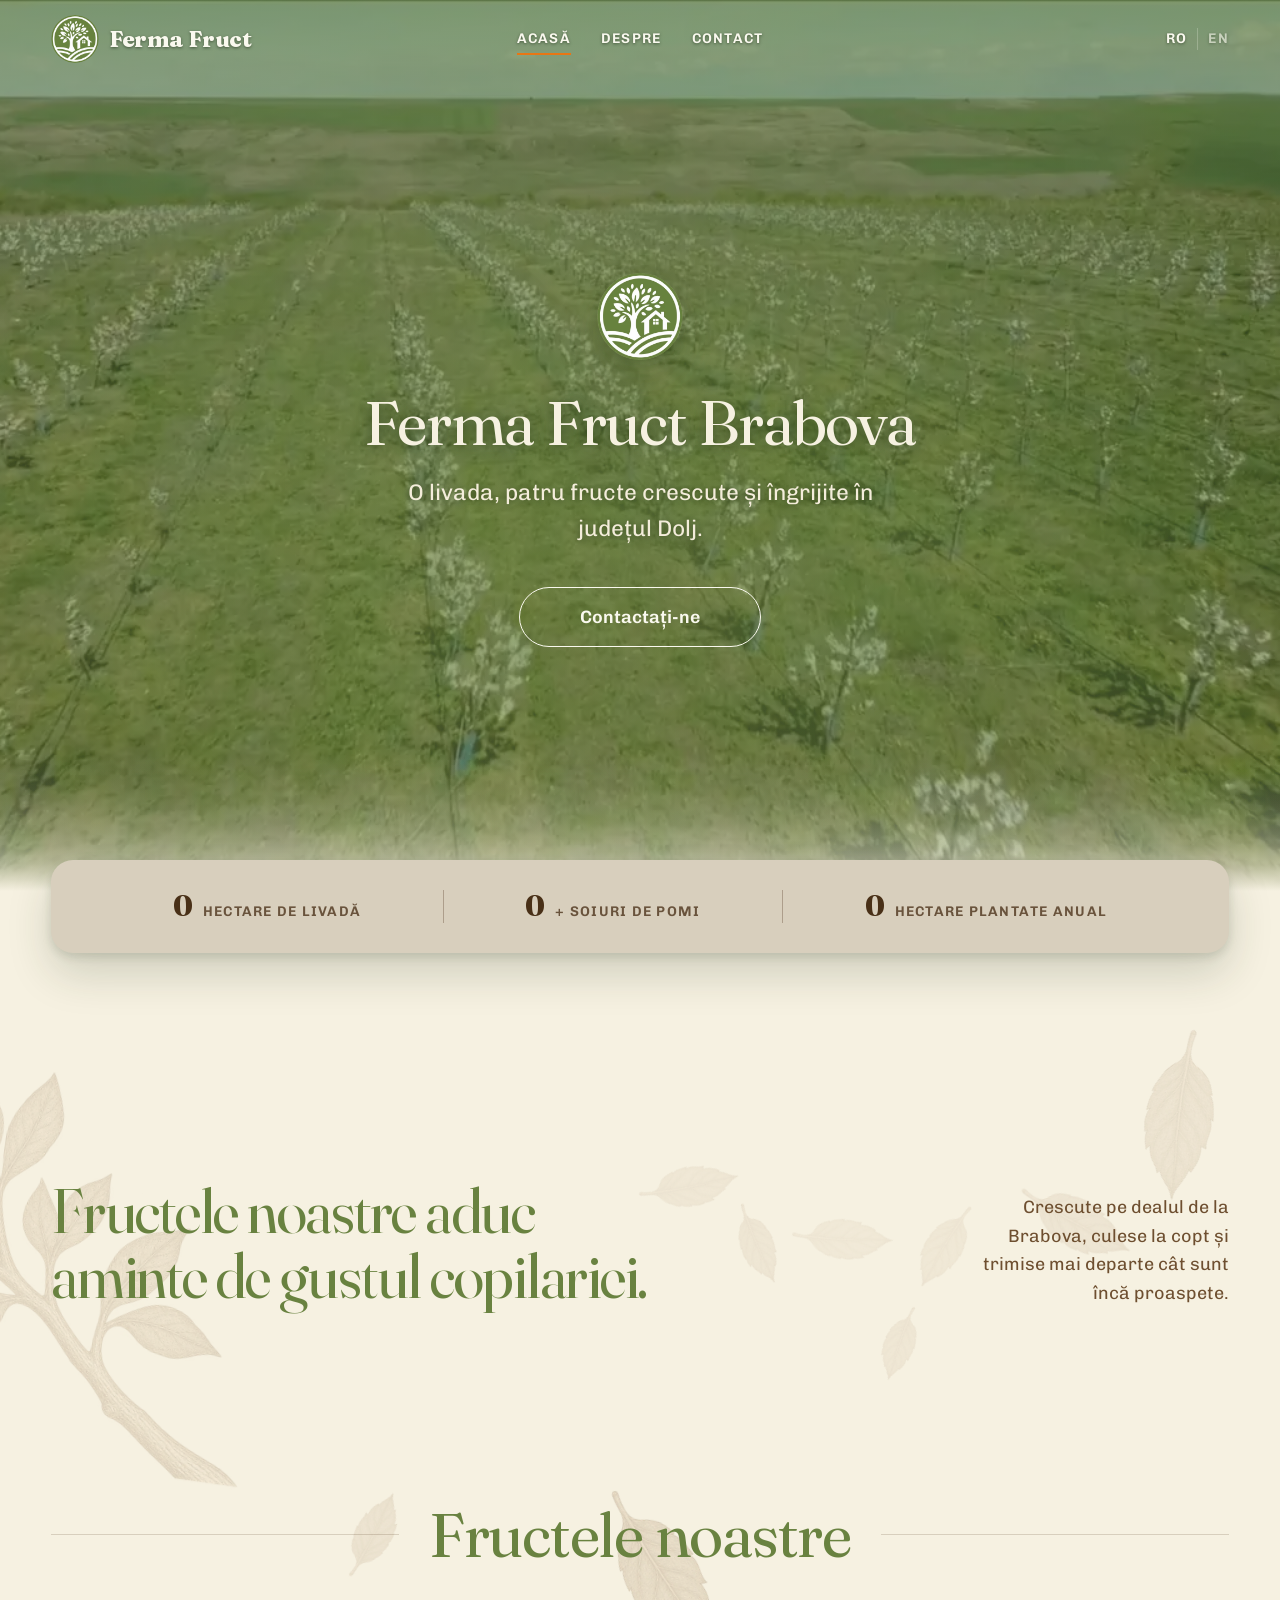
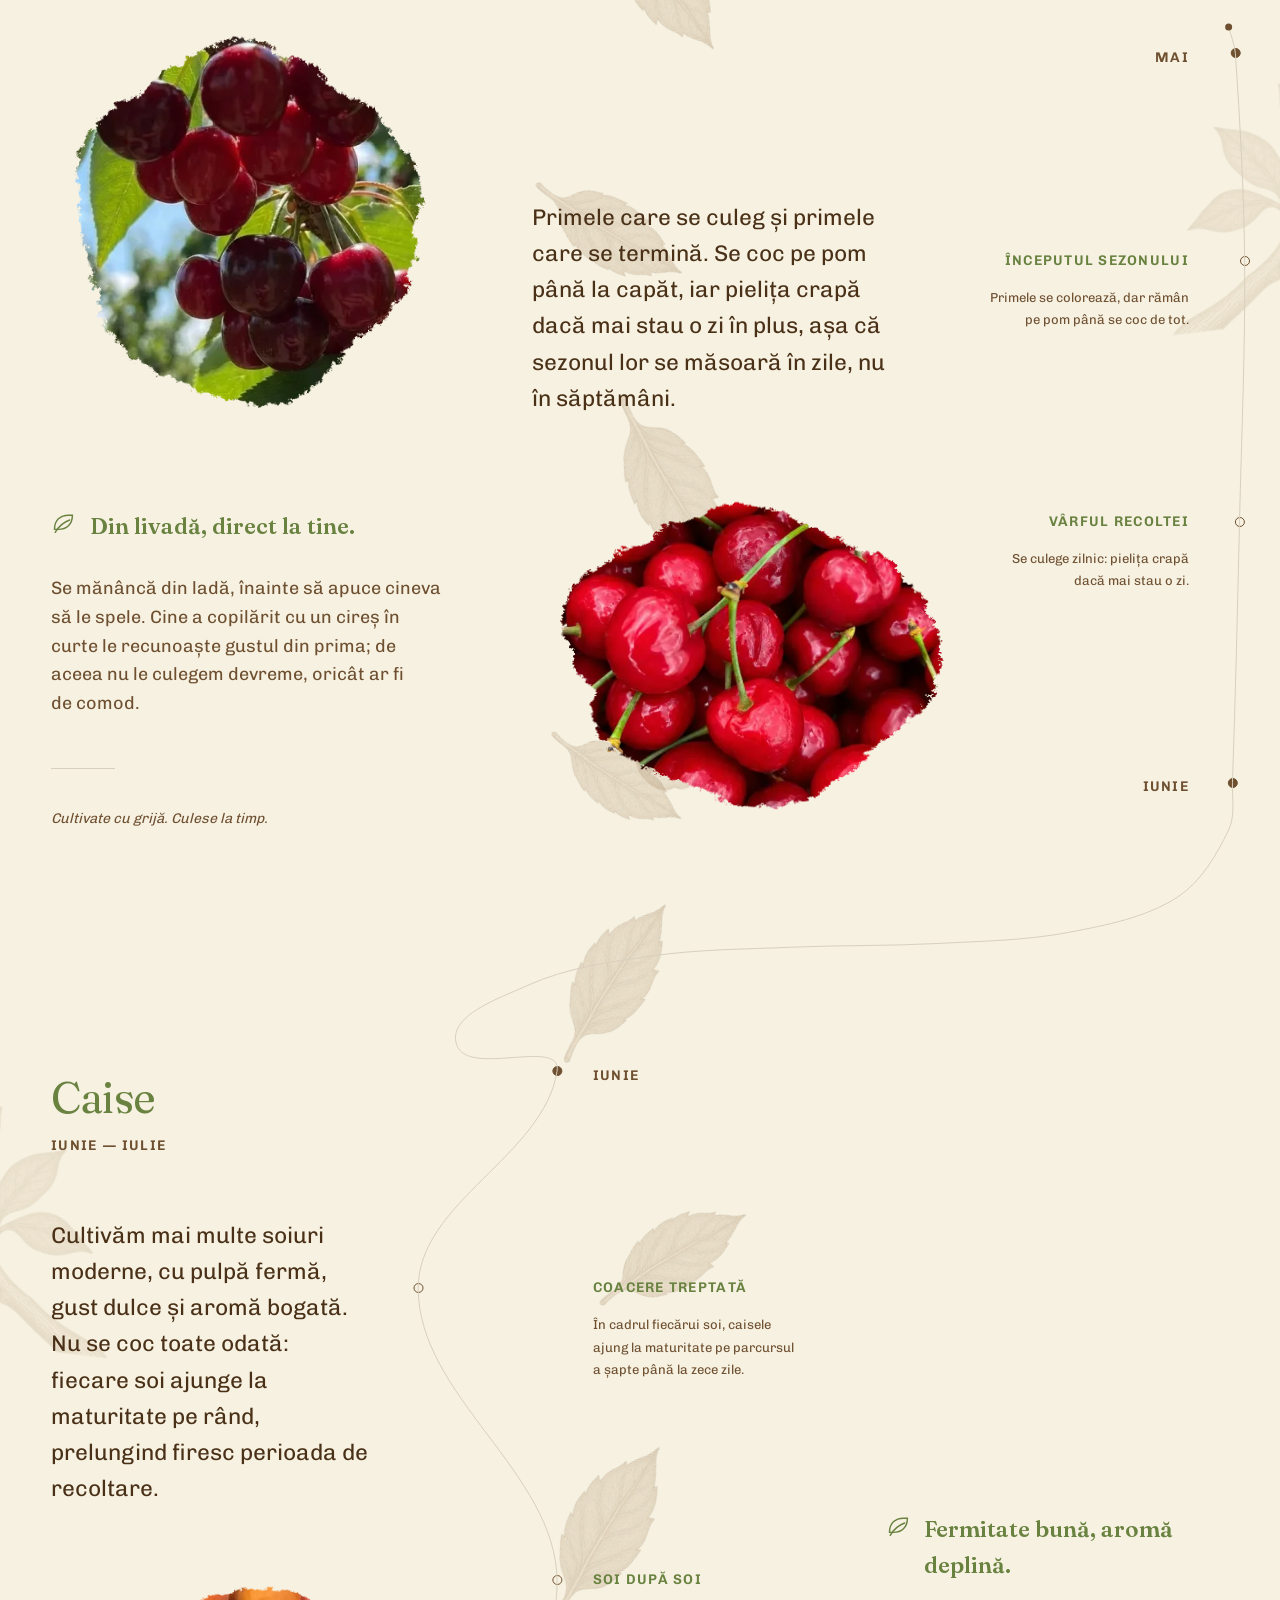
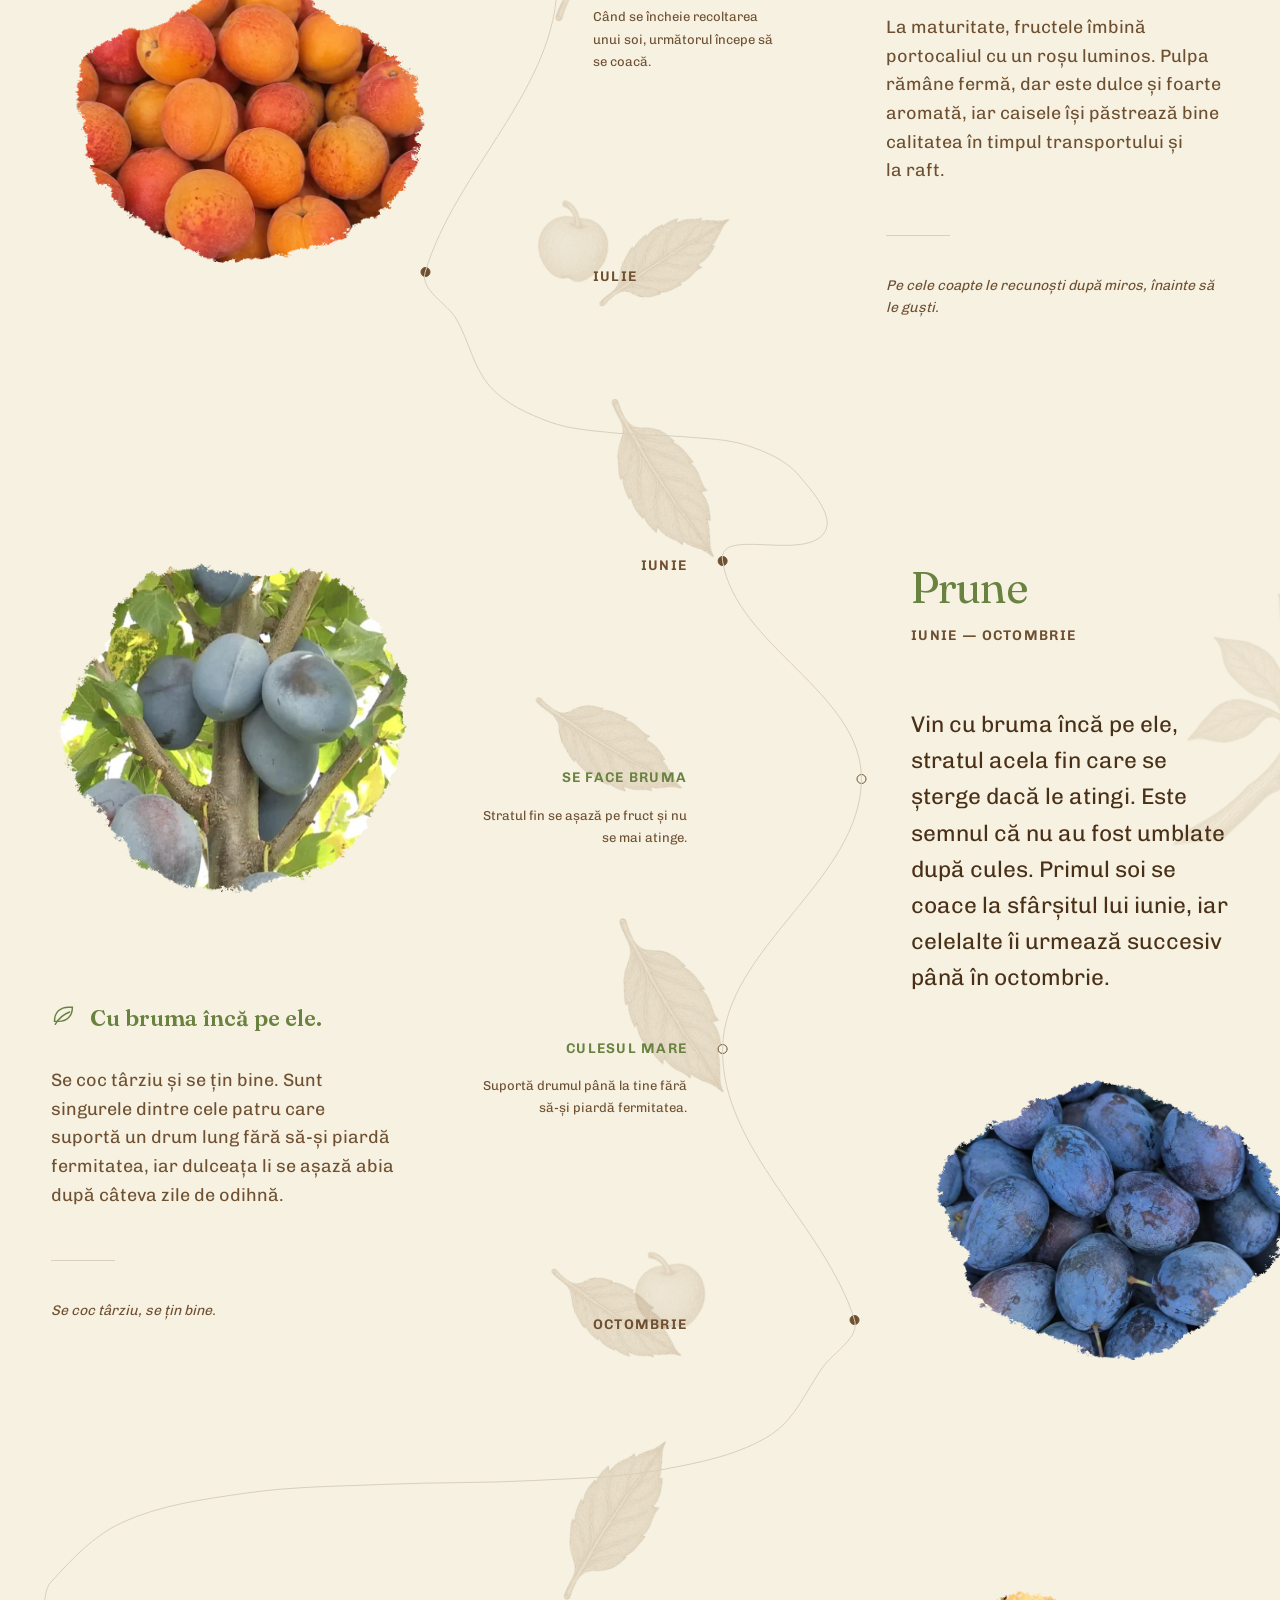
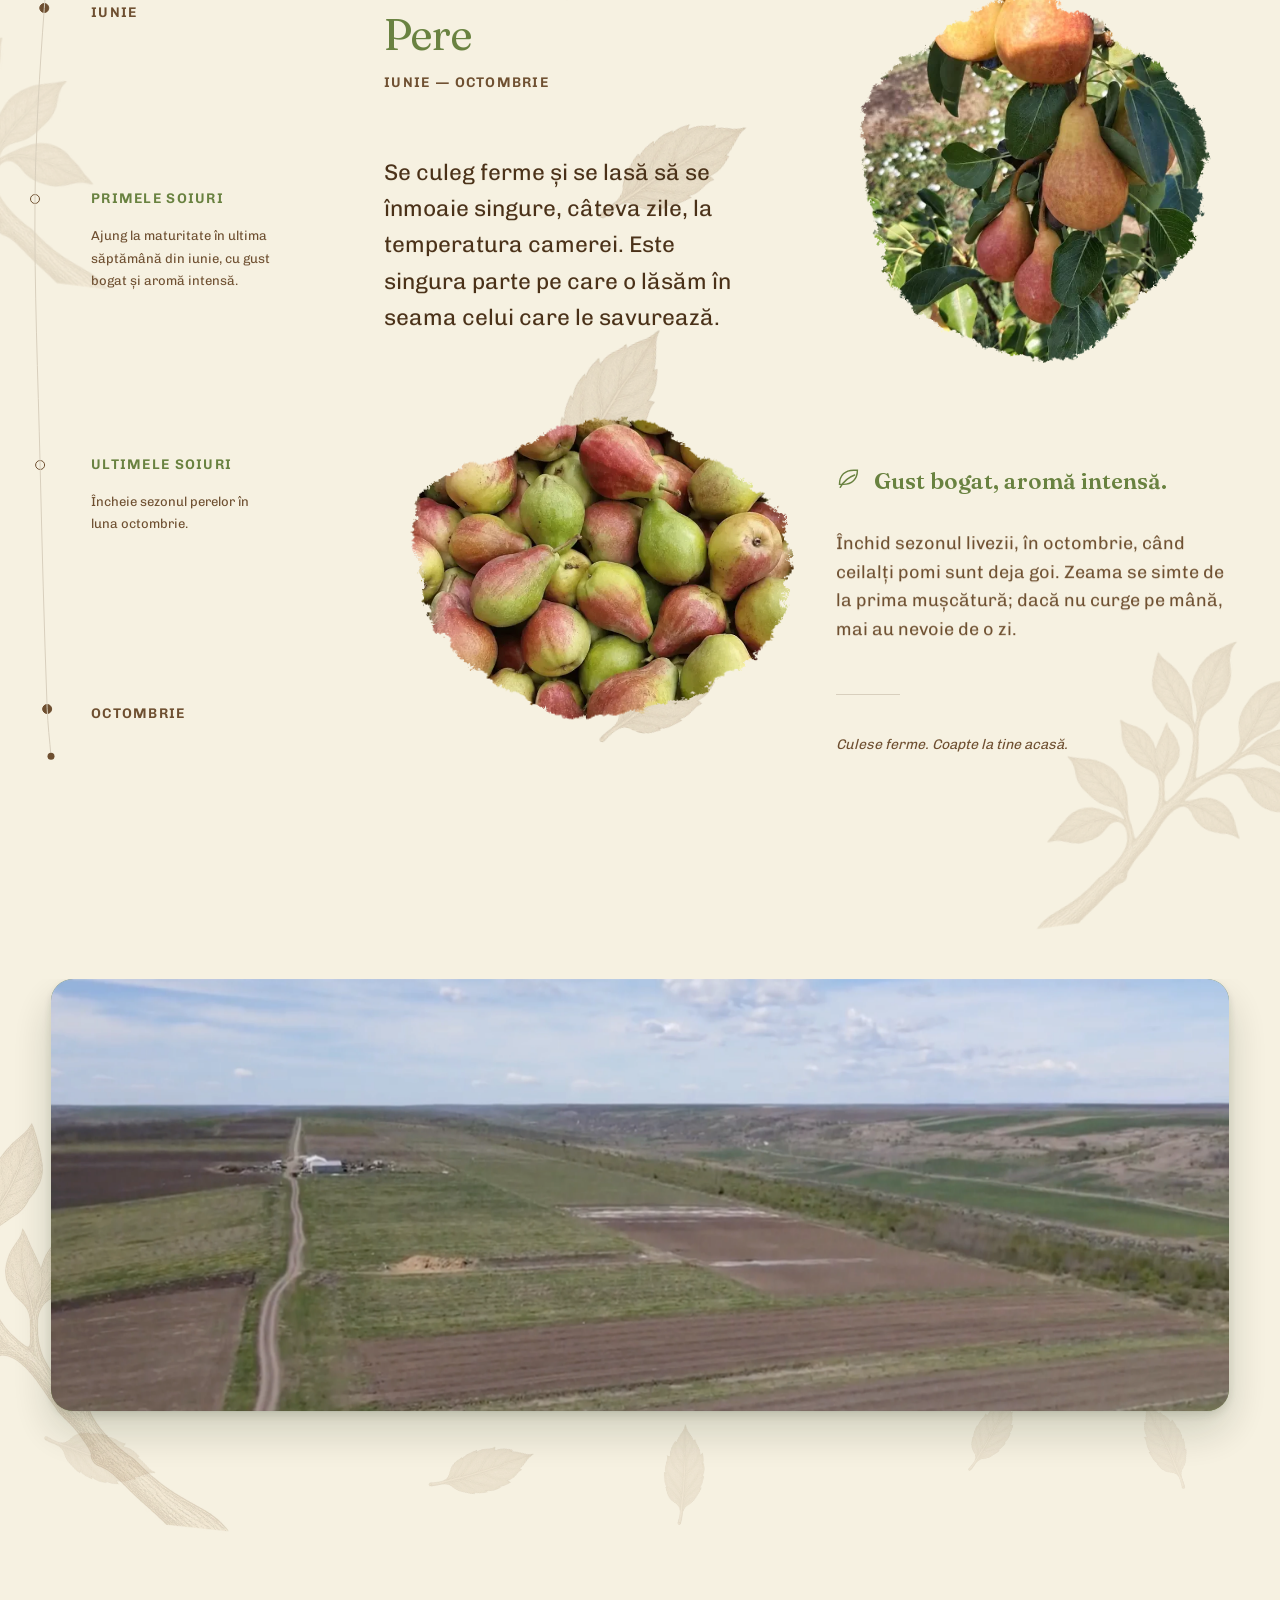
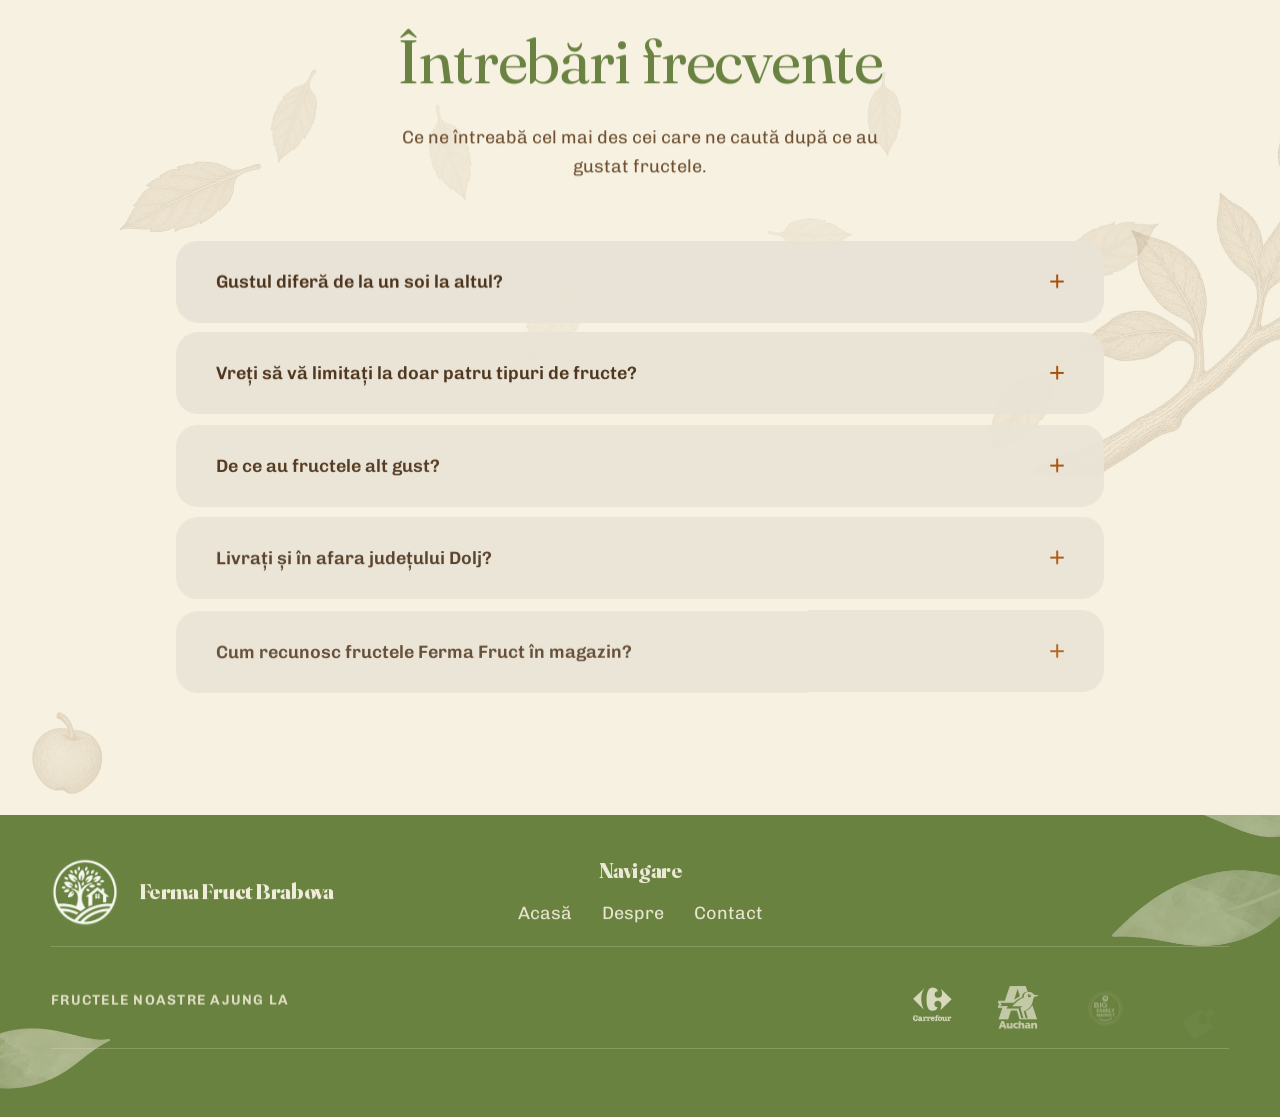
<file: index.html>
<!DOCTYPE html>
<html lang="ro" class="no-js">

<head>
  <meta charset="UTF-8">
  <!-- viewport-fit=cover: fără el env(safe-area-inset-*) e mereu 0, marginea nu ocolește crestătura telefonului în peisaj. Vezi --gutter. -->
  <meta name="viewport" content="width=device-width, initial-scale=1.0, viewport-fit=cover">

  <!-- În <head>, nu în main.js: fără clasa asta CSS-ul ascunde butonul de meniu până la parsare, altfel bara clipește. -->
  <script>document.documentElement.classList.remove('no-js');</script>

  <title>Ferma Fruct Brabova — cireșe, pere, prune și caise din Dolj</title>
  <meta name="description" content="Cireșe, pere, prune și caise crescute la Brabova, în județul Dolj. Patru fructe, o singură livadă, culese la copt.">

  <!-- Canonical: ignoră coada ?fbclid pe care o lipește Facebook la click -->
  <link rel="canonical" href="https://fermafruct.com/">

  <link rel="stylesheet" href="css/normalize.css?v=20260825-launch-1">
  <link rel="stylesheet" href="css/tokens.css?v=20260825-launch-1">
  <link rel="stylesheet" href="css/base.css?v=20260825-launch-1">
  <link rel="stylesheet" href="css/style.css?v=20260826-film-pad-1">

  <!-- Preîncarcă doar fișierul latin; latin-ext (ș, ț) vine mai târziu prin unicode-range. Fără asta, titlul din hero clipește într-un font de rezervă. -->
  <link rel="preload" href="fonts/fraunces-var-latin.woff2" as="font" type="font/woff2" crossorigin>

  <!-- Open Graph: cum arată linkul când e distribuit pe Facebook sau WhatsApp -->
  <meta property="og:site_name" content="Ferma Fruct Brabova">
  <meta property="og:title" content="Ferma Fruct Brabova — patru fructe, o singură livadă">
  <meta property="og:description" content="Cireșe, pere, prune și caise crescute la Brabova, în județul Dolj.">
  <meta property="og:image" content="https://fermafruct.com/img/og-ferma-fruct-1200.jpg">
  <!-- Lățimea și înălțimea scutesc Facebook de o primă preluare a imaginii; fără ele prima distribuire apare fără poză. -->
  <meta property="og:image:width" content="1200">
  <meta property="og:image:height" content="630">
  <meta property="og:image:alt" content="Caise coapte, roșii și portocalii, pe o creangă cu frunze verzi în livada Fermei Fruct Brabova.">
  <meta property="og:url" content="https://fermafruct.com/">
  <meta property="og:type" content="website">
  <meta property="og:locale" content="ro_RO">
  <meta property="og:locale:alternate" content="en_GB">

  <!-- Perechea de limbi a ACESTEI pagini, nu a site-ului: fiecare pagină își
       arată propriul echivalent. x-default e româna, limba fermei. -->
  <link rel="alternate" hreflang="ro" href="https://fermafruct.com/">
  <link rel="alternate" hreflang="en" href="https://fermafruct.com/en/">
  <link rel="alternate" hreflang="x-default" href="https://fermafruct.com/">

  <meta name="twitter:card" content="summary_large_image">

  <!-- Iconița din filă: 32 pentru filă, 512 pentru ecrane dese și pentru
       scurtături, .ico pentru browsere vechi. apple-touch-icon are fundal
       plin, fiindcă iOS pune negru în spatele transparenței. -->
  <link rel="icon" type="image/png" sizes="32x32" href="favicon-32.png">
  <link rel="icon" type="image/png" sizes="512x512" href="favicon.png">
  <link rel="shortcut icon" href="favicon.ico">
  <link rel="apple-touch-icon" href="apple-touch-icon.png">
  <meta name="theme-color" content="#3E6027">

  <!-- Datele fermei. Strada lipsește din tot fișierul fiindcă ferma nu a dat-o
       încă: un câmp lipsă e corect, unul ghicit nu. Telefonul e în format
       internațional, cerut de schema.org. Coordonatele sunt aceleași cu harta
       din contact.html; dacă se schimbă una, se schimbă amândouă. -->
  <script type="application/ld+json">
    {
      "@context": "https://schema.org",
      "@type": "Farm",
      "@id": "https://fermafruct.com/#ferma",
      "name": "Ferma Fruct Brabova",
      "url": "https://fermafruct.com/",
      "logo": "https://fermafruct.com/img/logo-320.webp",
      "image": "https://fermafruct.com/img/og-ferma-fruct-1200.jpg",
      "description": "Livadă de cireșe, pere, prune și caise la Brabova, în județul Dolj.",
      "telephone": "+40745051892",
      "email": "agroftech@gmail.com",
      "sameAs": [
        "https://www.facebook.com/ferma.fruct"
      ],
      "address": {
        "@type": "PostalAddress",
        "addressLocality": "Brabova",
        "addressRegion": "Dolj",
        "addressCountry": "RO"
      },
      "geo": {
        "@type": "GeoCoordinates",
        "latitude": 44.375004,
        "longitude": 23.457348
      },
      "areaServed": "România"
    }
  </script>
</head>

<body>

  <!-- ==========================================================================
       DIRECTION CONTRACT — do not delete. Every edit is judged against it.

       OWN-WORLD: the two greens of the farm's logo (leaf, forest), sampled
       from the artwork. No near-black ground, no pale blue field. Fraunces
       variable 800 with WONK on for display; Chivo for body text. One action
       colour, the orange from the logo's fruit: if it's orange, it's
       clickable. The four fruits get their colour from their photos, not
       from four separate palettes.

       THE FRUITS: four blocks, one per fruit, in picking order. That order IS
       the calendar — never re-sort alphabetically or otherwise. Each block:
       two leaf-silhouette photos, two paragraphs, diagonal and mirrored from
       block to block. Described here on the page; no separate fruit page.

       FUNDAL: a vine climbs the middle of the fruit section through the lane
       the alternating blocks leave open. Branches cross the page at section
       joins. Three drawings, one engraving hand, one line.

       STORY: a visitor who already ate the fruit looks the farm up, sees the
       orchard moving, meets the four fruits by name, sees which shops carry
       them, and contacts the farm.

       FIRST VIEWPORT: orchard film full bleed and moving, farm mark centred
       over it, name under it in Fraunces on one line, orange contact button.
       Everything on the centre line, nothing boxed.
       ========================================================================== -->

  <a class="skip" href="#main">Sari la conținut</a>

  <header class="site-header" id="acasa">
    <div class="site-header__inner">

      <a class="brand" href="index.html" aria-label="Ferma Fruct Brabova, pagina principală">
        <img class="brand__mark" src="img/logo-160.webp?v=20260822-logo-1" srcset="img/logo-160.webp?v=20260822-logo-1 160w, img/logo-320.webp?v=20260822-logo-1 320w"
             sizes="48px" width="320" height="320" alt="" loading="eager">
        <span class="brand__word" aria-hidden="true">Ferma Fruct</span>
      </a>

      <nav class="nav" aria-label="Navigare principală">
        <ul class="nav__list">
          <li><a class="nav__link" href="#acasa" aria-current="page">Acasă</a></li>
          <li><a class="nav__link" href="despre.html">Despre</a></li>
          <li><a class="nav__link" href="contact.html">Contact</a></li>
        </ul>
      </nav>

      <!-- Limba curentă e <span>, cealaltă e <a>: pagina nu se leagă de ea
           însăși. Linkul duce la pagina pereche, nu la prima pagină engleză. -->
      <p class="lang">
        <span class="visually-hidden">Limba paginii:</span>
        <span class="lang__current is-lang-here">RO</span>
        <a class="lang__soon is-lang-away" href="en/index.html" lang="en" hreflang="en">EN</a>
      </p>

      <!-- Sub 64em navigarea trece în panoul lateral. aria-expanded e scris în HTML, nu adăugat de JS, ca să existe de la prima pictare. -->
      <button class="burger" type="button" aria-expanded="false" aria-controls="meniu">
        <span class="visually-hidden">Meniu</span>
        <svg class="burger__icon" viewBox="0 0 24 24" fill="none" stroke="currentColor" stroke-width="1.5"
             stroke-linecap="round" aria-hidden="true">
          <path d="M3.5 7h17" />
          <path d="M3.5 12h17" />
          <path d="M3.5 17h17" />
        </svg>
      </button>

    </div>
  </header>

  <!-- ==========================================================================
       MENIUL LATERAL — frate al antetului, nu copil (panoul e fixed pe toată
       înălțimea; ca fiu al antetului ar moșteni stivuirea lui și ar rămâne sub
       bandă). Aceleași trei linkuri ca sus și în subsol. Închis, main.js îi
       pune inert; peste 64em CSS-ul îl scoate cu totul.
       ========================================================================== -->
  <div class="drawer" id="meniu" inert>

    <div class="drawer__scrim" data-drawer-close></div>

    <nav class="drawer__panel" aria-label="Meniu">

      <img class="drawer__leaf" src="img/leaf-480.webp" width="480" height="480" alt="" aria-hidden="true"
           loading="lazy" decoding="async">

      <div class="drawer__top">
        <img class="drawer__mark" src="img/logo-160.webp?v=20260822-logo-1" srcset="img/logo-160.webp?v=20260822-logo-1 160w, img/logo-320.webp?v=20260822-logo-1 320w"
             sizes="44px" width="320" height="320" alt="" loading="lazy">

        <button class="drawer__close" type="button" data-drawer-close>
          <span class="visually-hidden">Închide meniul</span>
          <svg class="burger__icon" viewBox="0 0 24 24" fill="none" stroke="currentColor" stroke-width="1.5"
               stroke-linecap="round" aria-hidden="true">
            <path d="M6 6l12 12" />
            <path d="M18 6L6 18" />
          </svg>
        </button>
      </div>

      <ul class="drawer__list">
        <li><a class="drawer__link" href="#acasa" aria-current="page">Acasă</a></li>
        <li><a class="drawer__link" href="despre.html">Despre</a></li>
        <li><a class="drawer__link" href="contact.html">Contact</a></li>
      </ul>

      <p class="drawer__lang">
        <span class="visually-hidden">Limba paginii:</span>
        <span class="drawer__lang-now is-lang-here">RO</span>
        <a class="drawer__lang-soon is-lang-away" href="en/index.html" lang="en" hreflang="en">EN</a>
      </p>

    </nav>
  </div>

  <main id="main">

    <!-- ======================================================================
         1. HERO — preload="metadata", nu "none": "none" oprește fetch-ul, iar
         autoplay n-ar avea ce reda. muted face autoplay legal; playsinline
         oprește fullscreen-ul automat pe iPhone.
         ====================================================================== -->
    <section class="hero">

      <video class="hero__film" poster="img/orchard-hero-poster.webp" width="1920" height="1080"
             autoplay muted loop playsinline preload="metadata"
             aria-label="Filmare din dronă deasupra livezii înflorite">
        <source src="img/orchard-hero-1080.mp4" type="video/mp4">
      </video>

      <div class="hero__inner">
        <img class="hero__mark" src="img/logo-320.webp?v=20260822-logo-1" width="320" height="320" alt="" loading="eager">
        <h1 class="hero__title">Ferma Fruct Brabova</h1>
        <p class="hero__lead">O livada, patru fructe crescute și îngrijite în județul Dolj.</p>
        <p class="hero__cta"><a class="btn" href="contact.html">Contactați-ne</a></p>
      </div>

    </section>

    <!-- ======================================================================
         2. BANDA CU CIFRE — se suprapune peste film și peste secțiunea de jos.
         Valorile sunt placeholder (ferma nu a dat cifre reale): înlocuiește
         toate trei și șterge nota de sub bandă în aceeași editare.
         Cifrele numără de la 0 prin main.js; fără script se afișează valoarea
         scrisă în HTML.
         ====================================================================== -->
    <section class="brief" aria-label="Ferma în cifre">
      <ul class="brief__list">

        <li class="brief__item">
          <span class="brief__number" data-count-to="80">0</span>
          <span class="brief__unit">hectare de livadă</span>
        </li>

        <li class="brief__item">
          <span class="brief__number" data-count-to="30">0</span>
          <span class="brief__unit">+ Soiuri de pomi</span>
        </li>

        <li class="brief__item">
          <span class="brief__number" data-count-to="10">0</span>
          <span class="brief__unit">hectare plantate anual</span>
        </li>

      </ul>
      <p class="brief__note"></p>
    </section>

    <!-- ======================================================================
         3. DECLARAȚIE ȘI CELE PATRU FRUCTE — un bloc per fruct: nume,
         săptămâni de cules, două fotografii, două paragrafe. Blocurile
         alternează stânga-dreapta, în ordinea culesului — ordinea de pe
         pagină ESTE calendarul, nu se rearanjează alfabetic.

         Fotografiile sunt tăiate în formă de frunză. A doua fotografie e
         deocamdată o altă tăietură din aceeași sursă, de înlocuit când vine
         poza reală de la fermă. Lunile sunt orientative (vezi nota de la
         finalul secțiunii).

         Coloanele curg independent, nu grilă cu rânduri comune. În DOM,
         coloana cu numele vine prima (cititorul de ecran spune fructul
         întâi); CSS o mută vizual la dreapta pentru blocurile nerăsturnate.

         Motivele (viță, ramuri, măr) sunt copii ale blocului, nu ale paginii,
         ca să rămână legate de conținut. alt gol plus aria-hidden: sunt
         decor, nu conținut.
         ====================================================================== -->
    <section class="orchard" id="fructe">

      <img class="motif motif--cross motif--head" src="img/branch-1024.webp" width="1024" height="768" alt="" aria-hidden="true" loading="lazy" decoding="async">
      <!-- Frunze căzute în golul din dreapta-sus al declarației. -->
      <img class="motif motif--head-leaf motif--head-leaf-a" src="img/leaf-480.webp" width="480" height="480" alt="" aria-hidden="true" loading="lazy" decoding="async">
      <img class="motif motif--head-leaf motif--head-leaf-b" src="img/leaf-480.webp" width="480" height="480" alt="" aria-hidden="true" loading="lazy" decoding="async">
      <img class="motif motif--head-leaf motif--head-leaf-c" src="img/leaf-480.webp" width="480" height="480" alt="" aria-hidden="true" loading="lazy" decoding="async">
      <img class="motif motif--head-leaf motif--head-leaf-d" src="img/leaf-480.webp" width="480" height="480" alt="" aria-hidden="true" loading="lazy" decoding="async">
      <img class="motif motif--head-leaf motif--head-leaf-e" src="img/leaf-480.webp" width="480" height="480" alt="" aria-hidden="true" loading="lazy" decoding="async">
      <img class="motif motif--head-leaf motif--head-leaf-f" src="img/leaf-480.webp" width="480" height="480" alt="" aria-hidden="true" loading="lazy" decoding="async">
      <img class="motif motif--head-leaf motif--head-leaf-g" src="img/leaf-480.webp" width="480" height="480" alt="" aria-hidden="true" loading="lazy" decoding="async">

      <div class="orchard__inner">

        <div class="orchard__head">
          <p class="orchard__statement">Fructele noastre aduc aminte de gustul copilariei.</p>
          <p class="orchard__note">Crescute pe dealul de la Brabova, culese la copt și trimise mai departe cât sunt încă proaspete.</p>
        </div>

        <div class="orchard__catalog">
          <span class="orchard__catalog-rule" aria-hidden="true"></span>
          <div class="orchard__catalog-lockup">
            <img class="orchard__catalog-leaf" src="img/leaf-480.webp" width="480" height="480" alt="" aria-hidden="true" loading="lazy" decoding="async">
            <h2 class="orchard__title">Fructele noastre</h2>
          </div>
          <span class="orchard__catalog-rule" aria-hidden="true"></span>
        </div>

        <ul class="orchard__groves">

          <li class="grove" id="cirese">
            <img class="motif motif--grove-branch" src="img/branch-1024.webp" width="1024" height="768" alt="" aria-hidden="true" loading="lazy" decoding="async">
            <img class="motif motif--vine motif--vine-leaf-c" src="img/leaf-480.webp" width="480" height="480" alt="" aria-hidden="true" loading="lazy" decoding="async">
            <img class="motif motif--vine motif--vine-leaf-a" src="img/leaf-480.webp" width="480" height="480" alt="" aria-hidden="true" loading="lazy" decoding="async">
            <img class="motif motif--vine motif--vine-leaf-d" src="img/leaf-480.webp" width="480" height="480" alt="" aria-hidden="true" loading="lazy" decoding="async">
            <img class="motif motif--vine motif--vine-leaf-b" src="img/leaf-480.webp" width="480" height="480" alt="" aria-hidden="true" loading="lazy" decoding="async">
            <!-- Frunzele .motif--fall se văd numai pe telefon: pe o coloană
                 rămân goluri mari lângă fotografii și lângă calendar, iar pe
                 ecran lat golurile nu există. Așezarea lor e în style.css. -->
            <img class="motif motif--fill-apple" src="img/apple-480.webp" width="480" height="480" alt="" aria-hidden="true" loading="lazy" decoding="async">
            <img class="motif motif--vine motif--fall motif--fall-a" src="img/leaf-480.webp" width="480" height="480" alt="" aria-hidden="true" loading="lazy" decoding="async">
            <img class="motif motif--vine motif--fall motif--fall-b" src="img/leaf-480.webp" width="480" height="480" alt="" aria-hidden="true" loading="lazy" decoding="async">
            <img class="motif motif--vine motif--fall motif--fall-c" src="img/leaf-480.webp" width="480" height="480" alt="" aria-hidden="true" loading="lazy" decoding="async">
            <img class="motif motif--vine motif--fall motif--fall-d" src="img/leaf-480.webp" width="480" height="480" alt="" aria-hidden="true" loading="lazy" decoding="async">
            <img class="motif motif--vine motif--fall motif--fall-e" src="img/leaf-480.webp" width="480" height="480" alt="" aria-hidden="true" loading="lazy" decoding="async">
            <img class="motif motif--vine motif--fall motif--fall-f" src="img/leaf-480.webp" width="480" height="480" alt="" aria-hidden="true" loading="lazy" decoding="async">
            <img class="motif motif--vine motif--fall motif--fall-g" src="img/leaf-480.webp" width="480" height="480" alt="" aria-hidden="true" loading="lazy" decoding="async">
            <img class="motif motif--vine motif--fall motif--fall-h" src="img/leaf-480.webp" width="480" height="480" alt="" aria-hidden="true" loading="lazy" decoding="async">
            <img class="motif motif--vine motif--fall motif--fall-i" src="img/leaf-480.webp" width="480" height="480" alt="" aria-hidden="true" loading="lazy" decoding="async">
            <img class="motif motif--vine motif--fall motif--fall-j" src="img/leaf-480.webp" width="480" height="480" alt="" aria-hidden="true" loading="lazy" decoding="async">

            <div class="grove__tell">
              <div class="grove__head">
                <h3 class="grove__name">Cireșe</h3>
                <p class="grove__season">Mai <span>—</span> Iunie</p>
              </div>

              <p class="grove__intro">Primele care se culeg și primele care se termină. Se coc pe pom până la capăt, iar pielița crapă dacă mai stau o zi în plus, așa că sezonul lor se măsoară în zile, nu în săptămâni.</p>

              <div class="grove__frame grove__frame--b">
                <img class="grove__photo" src="img/cirese-b420.webp" srcset="img/cirese-b420.webp 420w, img/cirese-b640.webp 640w"
                     sizes="(min-width: 68rem) 28rem, (min-width: 64em) 44vw, (min-width: 30em) 26rem, 92vw" width="640" height="480" loading="lazy" decoding="async"
                     alt="Frunze de cireș și cireșe coapte, văzute de aproape">
              </div>
            </div>

            <div class="grove__lead">
              <div class="grove__frame grove__frame--a">
                <img class="grove__photo" src="img/cirese-a480.webp" srcset="img/cirese-a480.webp 480w, img/cirese-a640.webp 640w"
                     sizes="(min-width: 68rem) 30rem, (min-width: 64em) 46vw, (min-width: 30em) 26rem, 92vw" width="640" height="800" loading="lazy" decoding="async"
                     alt="Cireșe roșii coapte, atârnând în ciorchine pe ram">
              </div>

              <div class="grove__aside">
                <h4 class="grove__cue">
                  <svg class="grove__leaf" viewBox="0 0 20 20" fill="none" stroke="currentColor" stroke-width="1.15" aria-hidden="true"><path d="M17.2 2.8c0 7.4-4.6 11.4-11.4 11.4H2.8C2.8 6.8 7.4 2.8 14.2 2.8h3z"/><path d="M3.4 16.6c2.9-4.9 6.8-8.2 11.6-9.9" stroke-linecap="round"/></svg>
                  Din livadă, direct la tine.
                </h4>

                <p class="grove__detail">Se mănâncă din ladă, înainte să apuce cineva să le spele. Cine a copilărit cu un cireș în curte le recunoaște gustul din prima; de aceea nu le culegem devreme, oricât ar fi de comod.</p>

                <p class="grove__seal">Cultivate cu grijă. Culese la timp.</p>
              </div>
            </div>

            <ol class="grove__rail" aria-label="Calendarul recoltei de cireșe">
              <li class="grove__stage grove__stage--edge"><span class="grove__month">Mai</span></li>
              <li class="grove__stage">
                <h4 class="grove__stage-name">Începutul sezonului</h4>
                <p class="grove__stage-note">Primele se colorează, dar rămân pe pom până se coc de tot.</p>
              </li>
              <li class="grove__stage">
                <h4 class="grove__stage-name">Vârful recoltei</h4>
                <p class="grove__stage-note">Se culege zilnic: pielița crapă dacă mai stau o zi.</p>
              </li>
              <li class="grove__stage grove__stage--edge"><span class="grove__month">Iunie</span></li>
            </ol>
          </li>

          <li class="grove grove--flip grove--mid" id="caise">
            <img class="motif motif--grove-branch" src="img/branch-1024.webp" width="1024" height="768" alt="" aria-hidden="true" loading="lazy" decoding="async">
            <img class="motif motif--vine motif--vine-leaf-c" src="img/leaf-480.webp" width="480" height="480" alt="" aria-hidden="true" loading="lazy" decoding="async">
            <img class="motif motif--vine motif--vine-leaf-a" src="img/leaf-480.webp" width="480" height="480" alt="" aria-hidden="true" loading="lazy" decoding="async">
            <img class="motif motif--vine motif--vine-leaf-d" src="img/leaf-480.webp" width="480" height="480" alt="" aria-hidden="true" loading="lazy" decoding="async">
            <img class="motif motif--vine motif--vine-leaf-b" src="img/leaf-480.webp" width="480" height="480" alt="" aria-hidden="true" loading="lazy" decoding="async">
            <img class="motif motif--fill-apple" src="img/apple-480.webp" width="480" height="480" alt="" aria-hidden="true" loading="lazy" decoding="async">
            <img class="motif motif--vine motif--fall motif--fall-a" src="img/leaf-480.webp" width="480" height="480" alt="" aria-hidden="true" loading="lazy" decoding="async">
            <img class="motif motif--vine motif--fall motif--fall-b" src="img/leaf-480.webp" width="480" height="480" alt="" aria-hidden="true" loading="lazy" decoding="async">
            <img class="motif motif--vine motif--fall motif--fall-c" src="img/leaf-480.webp" width="480" height="480" alt="" aria-hidden="true" loading="lazy" decoding="async">
            <img class="motif motif--vine motif--fall motif--fall-d" src="img/leaf-480.webp" width="480" height="480" alt="" aria-hidden="true" loading="lazy" decoding="async">
            <img class="motif motif--vine motif--fall motif--fall-e" src="img/leaf-480.webp" width="480" height="480" alt="" aria-hidden="true" loading="lazy" decoding="async">
            <img class="motif motif--vine motif--fall motif--fall-f" src="img/leaf-480.webp" width="480" height="480" alt="" aria-hidden="true" loading="lazy" decoding="async">
            <img class="motif motif--vine motif--fall motif--fall-g" src="img/leaf-480.webp" width="480" height="480" alt="" aria-hidden="true" loading="lazy" decoding="async">
            <img class="motif motif--vine motif--fall motif--fall-h" src="img/leaf-480.webp" width="480" height="480" alt="" aria-hidden="true" loading="lazy" decoding="async">
            <img class="motif motif--vine motif--fall motif--fall-i" src="img/leaf-480.webp" width="480" height="480" alt="" aria-hidden="true" loading="lazy" decoding="async">
            <img class="motif motif--vine motif--fall motif--fall-j" src="img/leaf-480.webp" width="480" height="480" alt="" aria-hidden="true" loading="lazy" decoding="async">

            <div class="grove__tell">
              <div class="grove__head">
                <h3 class="grove__name">Caise</h3>
                <p class="grove__season">Iunie <span>—</span> Iulie</p>
              </div>

              <p class="grove__intro">Cultivăm mai multe soiuri moderne, cu pulpă fermă, gust dulce și aromă bogată. Nu se coc toate odată: fiecare soi ajunge la maturitate pe rând, prelungind firesc perioada de recoltare.</p>

              <div class="grove__frame grove__frame--b">
                <img class="grove__photo" src="img/caise-b420.webp" srcset="img/caise-b420.webp 420w, img/caise-b840.webp 840w"
                     sizes="(min-width: 68rem) 28rem, (min-width: 64em) 44vw, (min-width: 30em) 26rem, 92vw" width="1200" height="900" loading="lazy" decoding="async"
                     alt="Ramură încărcată cu caise coapte">
              </div>
            </div>

            <div class="grove__lead">
              <div class="grove__frame grove__frame--a">
                <img class="grove__photo" src="img/caise-a480.webp" srcset="img/caise-a480.webp 480w, img/caise-a960.webp 960w"
                     sizes="(min-width: 68rem) 30rem, (min-width: 64em) 46vw, (min-width: 30em) 26rem, 92vw" width="1200" height="1500" loading="lazy" decoding="async"
                     alt="Caise galben-portocalii coapte, pe creangă">
              </div>

              <div class="grove__aside">
                <h4 class="grove__cue">
                  <svg class="grove__leaf" viewBox="0 0 20 20" fill="none" stroke="currentColor" stroke-width="1.15" aria-hidden="true"><path d="M17.2 2.8c0 7.4-4.6 11.4-11.4 11.4H2.8C2.8 6.8 7.4 2.8 14.2 2.8h3z"/><path d="M3.4 16.6c2.9-4.9 6.8-8.2 11.6-9.9" stroke-linecap="round"/></svg>
                  Fermitate bună, aromă deplină.
                </h4>

                <p class="grove__detail">La maturitate, fructele îmbină portocaliul cu un roșu luminos. Pulpa rămâne fermă, dar este dulce și foarte aromată, iar caisele își păstrează bine calitatea în timpul transportului și la raft.</p>

                <p class="grove__seal">Pe cele coapte le recunoști după miros, înainte să le guști.</p>
              </div>
            </div>

            <ol class="grove__rail" aria-label="Calendarul recoltei de caise">
              <li class="grove__stage grove__stage--edge"><span class="grove__month">Iunie</span></li>
              <li class="grove__stage">
                <h4 class="grove__stage-name">Coacere treptată</h4>
                <p class="grove__stage-note">În cadrul fiecărui soi, caisele ajung la maturitate pe parcursul a șapte până la zece zile.</p>
              </li>
              <li class="grove__stage">
                <h4 class="grove__stage-name">Soi după soi</h4>
                <p class="grove__stage-note">Când se încheie recoltarea unui soi, următorul începe să se coacă.</p>
              </li>
              <li class="grove__stage grove__stage--edge"><span class="grove__month">Iulie</span></li>
            </ol>
          </li>

          <li class="grove grove--mid" id="prune">
            <img class="motif motif--grove-branch" src="img/branch-1024.webp" width="1024" height="768" alt="" aria-hidden="true" loading="lazy" decoding="async">
            <img class="motif motif--vine motif--vine-leaf-c" src="img/leaf-480.webp" width="480" height="480" alt="" aria-hidden="true" loading="lazy" decoding="async">
            <img class="motif motif--vine motif--vine-leaf-a" src="img/leaf-480.webp" width="480" height="480" alt="" aria-hidden="true" loading="lazy" decoding="async">
            <img class="motif motif--vine motif--vine-leaf-d" src="img/leaf-480.webp" width="480" height="480" alt="" aria-hidden="true" loading="lazy" decoding="async">
            <img class="motif motif--vine motif--vine-leaf-b" src="img/leaf-480.webp" width="480" height="480" alt="" aria-hidden="true" loading="lazy" decoding="async">
            <img class="motif motif--fill-apple" src="img/apple-480.webp" width="480" height="480" alt="" aria-hidden="true" loading="lazy" decoding="async">
            <img class="motif motif--vine motif--fall motif--fall-a" src="img/leaf-480.webp" width="480" height="480" alt="" aria-hidden="true" loading="lazy" decoding="async">
            <img class="motif motif--vine motif--fall motif--fall-b" src="img/leaf-480.webp" width="480" height="480" alt="" aria-hidden="true" loading="lazy" decoding="async">
            <img class="motif motif--vine motif--fall motif--fall-c" src="img/leaf-480.webp" width="480" height="480" alt="" aria-hidden="true" loading="lazy" decoding="async">
            <img class="motif motif--vine motif--fall motif--fall-d" src="img/leaf-480.webp" width="480" height="480" alt="" aria-hidden="true" loading="lazy" decoding="async">
            <img class="motif motif--vine motif--fall motif--fall-e" src="img/leaf-480.webp" width="480" height="480" alt="" aria-hidden="true" loading="lazy" decoding="async">
            <img class="motif motif--vine motif--fall motif--fall-f" src="img/leaf-480.webp" width="480" height="480" alt="" aria-hidden="true" loading="lazy" decoding="async">
            <img class="motif motif--vine motif--fall motif--fall-g" src="img/leaf-480.webp" width="480" height="480" alt="" aria-hidden="true" loading="lazy" decoding="async">
            <img class="motif motif--vine motif--fall motif--fall-h" src="img/leaf-480.webp" width="480" height="480" alt="" aria-hidden="true" loading="lazy" decoding="async">
            <img class="motif motif--vine motif--fall motif--fall-i" src="img/leaf-480.webp" width="480" height="480" alt="" aria-hidden="true" loading="lazy" decoding="async">
            <img class="motif motif--vine motif--fall motif--fall-j" src="img/leaf-480.webp" width="480" height="480" alt="" aria-hidden="true" loading="lazy" decoding="async">

            <div class="grove__tell">
              <div class="grove__head">
                <h3 class="grove__name">Prune</h3>
                <p class="grove__season">Iunie <span>—</span> Octombrie</p>
              </div>

              <p class="grove__intro">Vin cu bruma încă pe ele, stratul acela fin care se șterge dacă le atingi. Este semnul că nu au fost umblate după cules. Primul soi se coace la sfârșitul lui iunie, iar celelalte îi urmează succesiv până în octombrie.</p>

              <div class="grove__frame grove__frame--b">
                <img class="grove__photo" src="img/prune-b420.webp" srcset="img/prune-b420.webp 420w, img/prune-b840.webp 840w"
                     sizes="(min-width: 68rem) 28rem, (min-width: 64em) 44vw, (min-width: 30em) 26rem, 92vw" width="1530" height="1147" loading="lazy" decoding="async"
                     alt="Prune coapte între frunzele pomului">
              </div>
            </div>

            <div class="grove__lead">
              <div class="grove__frame grove__frame--a">
                <img class="grove__photo" src="img/prune-a480.webp" srcset="img/prune-a480.webp 480w, img/prune-a960.webp 960w"
                     sizes="(min-width: 68rem) 30rem, (min-width: 64em) 46vw, (min-width: 30em) 26rem, 92vw" width="1280" height="1600" loading="lazy" decoding="async"
                     alt="Prune vinete cu brumă, strânse pe creangă">
              </div>

              <div class="grove__aside">
                <h4 class="grove__cue">
                  <svg class="grove__leaf" viewBox="0 0 20 20" fill="none" stroke="currentColor" stroke-width="1.15" aria-hidden="true"><path d="M17.2 2.8c0 7.4-4.6 11.4-11.4 11.4H2.8C2.8 6.8 7.4 2.8 14.2 2.8h3z"/><path d="M3.4 16.6c2.9-4.9 6.8-8.2 11.6-9.9" stroke-linecap="round"/></svg>
                  Cu bruma încă pe ele.
                </h4>

                <p class="grove__detail">Se coc târziu și se țin bine. Sunt singurele dintre cele patru care suportă un drum lung fără să-și piardă fermitatea, iar dulceața li se așază abia după câteva zile de odihnă.</p>

                <p class="grove__seal">Se coc târziu, se țin bine.</p>
              </div>
            </div>

            <ol class="grove__rail" aria-label="Calendarul recoltei de prune">
              <li class="grove__stage grove__stage--edge"><span class="grove__month">Iunie</span></li>
              <li class="grove__stage">
                <h4 class="grove__stage-name">Se face bruma</h4>
                <p class="grove__stage-note">Stratul fin se așază pe fruct și nu se mai atinge.</p>
              </li>
              <li class="grove__stage">
                <h4 class="grove__stage-name">Culesul mare</h4>
                <p class="grove__stage-note">Suportă drumul până la tine fără să-și piardă fermitatea.</p>
              </li>
              <li class="grove__stage grove__stage--edge"><span class="grove__month">Octombrie</span></li>
            </ol>
          </li>

          <li class="grove grove--flip" id="pere">
            <img class="motif motif--grove-branch" src="img/branch-1024.webp" width="1024" height="768" alt="" aria-hidden="true" loading="lazy" decoding="async">
            <img class="motif motif--vine motif--vine-leaf-c" src="img/leaf-480.webp" width="480" height="480" alt="" aria-hidden="true" loading="lazy" decoding="async">
            <img class="motif motif--vine motif--vine-leaf-a" src="img/leaf-480.webp" width="480" height="480" alt="" aria-hidden="true" loading="lazy" decoding="async">
            <img class="motif motif--vine motif--vine-leaf-d" src="img/leaf-480.webp" width="480" height="480" alt="" aria-hidden="true" loading="lazy" decoding="async">
            <img class="motif motif--vine motif--vine-leaf-b" src="img/leaf-480.webp" width="480" height="480" alt="" aria-hidden="true" loading="lazy" decoding="async">
            <img class="motif motif--fill-apple" src="img/apple-480.webp" width="480" height="480" alt="" aria-hidden="true" loading="lazy" decoding="async">
            <img class="motif motif--vine motif--fall motif--fall-a" src="img/leaf-480.webp" width="480" height="480" alt="" aria-hidden="true" loading="lazy" decoding="async">
            <img class="motif motif--vine motif--fall motif--fall-b" src="img/leaf-480.webp" width="480" height="480" alt="" aria-hidden="true" loading="lazy" decoding="async">
            <img class="motif motif--vine motif--fall motif--fall-c" src="img/leaf-480.webp" width="480" height="480" alt="" aria-hidden="true" loading="lazy" decoding="async">
            <img class="motif motif--vine motif--fall motif--fall-d" src="img/leaf-480.webp" width="480" height="480" alt="" aria-hidden="true" loading="lazy" decoding="async">
            <img class="motif motif--vine motif--fall motif--fall-e" src="img/leaf-480.webp" width="480" height="480" alt="" aria-hidden="true" loading="lazy" decoding="async">
            <img class="motif motif--vine motif--fall motif--fall-f" src="img/leaf-480.webp" width="480" height="480" alt="" aria-hidden="true" loading="lazy" decoding="async">
            <img class="motif motif--vine motif--fall motif--fall-g" src="img/leaf-480.webp" width="480" height="480" alt="" aria-hidden="true" loading="lazy" decoding="async">
            <img class="motif motif--vine motif--fall motif--fall-h" src="img/leaf-480.webp" width="480" height="480" alt="" aria-hidden="true" loading="lazy" decoding="async">
            <img class="motif motif--vine motif--fall motif--fall-i" src="img/leaf-480.webp" width="480" height="480" alt="" aria-hidden="true" loading="lazy" decoding="async">
            <img class="motif motif--vine motif--fall motif--fall-j" src="img/leaf-480.webp" width="480" height="480" alt="" aria-hidden="true" loading="lazy" decoding="async">

            <div class="grove__tell">
              <div class="grove__head">
                <h3 class="grove__name">Pere</h3>
                <p class="grove__season">Iunie <span>—</span> Octombrie</p>
              </div>

              <p class="grove__intro">Se culeg ferme și se lasă să se înmoaie singure, câteva zile, la temperatura camerei. Este singura parte pe care o lăsăm în seama celui care le savurează.</p>

              <div class="grove__frame grove__frame--b">
                <img class="grove__photo" src="img/pere-b420.webp" srcset="img/pere-b420.webp 420w, img/pere-b840.webp 840w"
                     sizes="(min-width: 68rem) 28rem, (min-width: 64em) 44vw, (min-width: 30em) 26rem, 92vw" width="1086" height="814" loading="lazy" decoding="async"
                     alt="Pere coapte printre frunzele pomului">
              </div>
            </div>

            <div class="grove__lead">
              <div class="grove__frame grove__frame--a">
                <img class="grove__photo" src="img/pere-a480.webp" srcset="img/pere-a480.webp 480w, img/pere-a960.webp 960w"
                     sizes="(min-width: 68rem) 30rem, (min-width: 64em) 46vw, (min-width: 30em) 26rem, 92vw" width="1086" height="1357" loading="lazy" decoding="async"
                     alt="Pere galben-roșiatice atârnând în pom">
              </div>

              <div class="grove__aside">
                <h4 class="grove__cue">
                  <svg class="grove__leaf" viewBox="0 0 20 20" fill="none" stroke="currentColor" stroke-width="1.15" aria-hidden="true"><path d="M17.2 2.8c0 7.4-4.6 11.4-11.4 11.4H2.8C2.8 6.8 7.4 2.8 14.2 2.8h3z"/><path d="M3.4 16.6c2.9-4.9 6.8-8.2 11.6-9.9" stroke-linecap="round"/></svg>
                  Gust bogat, aromă intensă.
                </h4>

                <p class="grove__detail">Închid sezonul livezii, în octombrie, când ceilalți pomi sunt deja goi. Zeama se simte de la prima mușcătură; dacă nu curge pe mână, mai au nevoie de o zi.</p>

                <p class="grove__seal">Culese ferme. Coapte la tine acasă.</p>
              </div>
            </div>

            <ol class="grove__rail" aria-label="Calendarul recoltei de pere">
              <li class="grove__stage grove__stage--edge"><span class="grove__month">Iunie</span></li>
              <li class="grove__stage">
                <h4 class="grove__stage-name">Primele soiuri</h4>
                <p class="grove__stage-note">Ajung la maturitate în ultima săptămână din iunie, cu gust bogat și aromă intensă.</p>
              </li>
              <li class="grove__stage">
                <h4 class="grove__stage-name">Ultimele soiuri</h4>
                <p class="grove__stage-note">Încheie sezonul perelor în luna octombrie.</p>
              </li>
              <li class="grove__stage grove__stage--edge"><span class="grove__month">Octombrie</span></li>
            </ol>
          </li>

        </ul>

        <p class="orchard__foot"></p>
      </div>

      <!-- Ultimul desen al secțiunii: se termină pe muchia de jos, adică pe
           muchia de sus a ramei video de dedesubt. -->
      <img class="motif motif--film-branch" src="img/branch-1024.webp" width="1024" height="768" alt="" aria-hidden="true" loading="lazy" decoding="async">
    </section>

    <!-- ======================================================================
         4. BANDA VIDEO — a doua secvență a aceluiași zbor, cu margine de jur
         împrejur (nu full bleed, ca să nu repete hero-ul).
         ====================================================================== -->
    <section class="film">
      <img class="motif motif--cross motif--film" src="img/branch-1024.webp" width="1024" height="768" alt="" aria-hidden="true" loading="lazy" decoding="async">

      <!-- Prima jumătate a frunzelor din golul de sub film; cealaltă jumătate e în .faq — nicio frunză nu poate călare pe granița dintre secțiuni. -->
      <img class="motif motif--band-leaf motif--band-leaf-a" src="img/leaf-480.webp" width="480" height="480" alt="" aria-hidden="true" loading="lazy" decoding="async">
      <img class="motif motif--band-leaf motif--band-leaf-b" src="img/leaf-480.webp" width="480" height="480" alt="" aria-hidden="true" loading="lazy" decoding="async">
      <img class="motif motif--band-leaf motif--band-leaf-e" src="img/leaf-480.webp" width="480" height="480" alt="" aria-hidden="true" loading="lazy" decoding="async">
      <img class="motif motif--band-leaf motif--band-leaf-h" src="img/leaf-480.webp" width="480" height="480" alt="" aria-hidden="true" loading="lazy" decoding="async">
      <img class="motif motif--band-leaf motif--band-leaf-i" src="img/leaf-480.webp" width="480" height="480" alt="" aria-hidden="true" loading="lazy" decoding="async">

      <div class="film__inner">
        <div class="film__frame">
          <video class="film__video" poster="img/orchard-band-poster.webp" width="1920" height="1080"
                 autoplay muted loop playsinline preload="metadata"
                 aria-label="Filmare din dronă printre rândurile de pomi">
            <source src="img/pixelized_drone_video_compressed.mp4" type="video/mp4">
          </video>
          <button class="film__play" type="button" hidden aria-label="Pornește filmarea din livadă">
            <svg viewBox="0 0 24 24" aria-hidden="true">
              <path d="M8.5 6.5v11l9-5.5z" />
            </svg>
          </button>
        </div>
        <p class="film__caption">Livada, filmată din dronă, în primăvara aceasta.</p>
      </div>
    </section>

    <!-- ======================================================================
         5. ÎNTREBĂRI FRECVENTE — <details name="faq"> face acordeonul
         exclusiv fără JS (browserul închide singur rândul anterior); într-un
         browser vechi atributul e ignorat și rândurile se deschid independent,
         tot utilizabil.
         Răspunsurile nu conțin nicio cifră pe care ferma n-a dat-o; nota de
         sub listă se șterge când vin răspunsurile reale.
         ====================================================================== -->
    <section class="faq" id="intrebari">
      <img class="motif motif--cross motif--faq" src="img/branch-1024.webp" width="1024" height="768" alt="" aria-hidden="true" loading="lazy" decoding="async">
      <img class="motif motif--fill-apple motif--faq-apple" src="img/apple-480.webp" width="480" height="480" alt="" aria-hidden="true" loading="lazy" decoding="async">

      <!-- A doua jumătate a frunzelor din gol; primele două sunt în .film. -->
      <img class="motif motif--band-leaf motif--band-leaf-c" src="img/leaf-480.webp" width="480" height="480" alt="" aria-hidden="true" loading="lazy" decoding="async">
      <img class="motif motif--band-leaf motif--band-leaf-d" src="img/leaf-480.webp" width="480" height="480" alt="" aria-hidden="true" loading="lazy" decoding="async">
      <img class="motif motif--band-leaf motif--band-leaf-f" src="img/leaf-480.webp" width="480" height="480" alt="" aria-hidden="true" loading="lazy" decoding="async">
      <img class="motif motif--band-leaf motif--band-leaf-g" src="img/leaf-480.webp" width="480" height="480" alt="" aria-hidden="true" loading="lazy" decoding="async">
      <img class="motif motif--band-leaf motif--band-leaf-j" src="img/leaf-480.webp" width="480" height="480" alt="" aria-hidden="true" loading="lazy" decoding="async">

      <!-- Cele trei care trec pe sub titlu și subtitlu. -->
      <img class="motif motif--band-leaf motif--band-leaf-k" src="img/leaf-480.webp" width="480" height="480" alt="" aria-hidden="true" loading="lazy" decoding="async">
      <img class="motif motif--band-leaf motif--band-leaf-l" src="img/leaf-480.webp" width="480" height="480" alt="" aria-hidden="true" loading="lazy" decoding="async">
      <img class="motif motif--band-leaf motif--band-leaf-m" src="img/leaf-480.webp" width="480" height="480" alt="" aria-hidden="true" loading="lazy" decoding="async">
      <div class="faq__inner">

        <div class="faq__head">
          <h2 class="faq__title">Întrebări frecvente</h2>
          <p class="faq__lead">Ce ne întreabă cel mai des cei care ne caută după ce au gustat fructele.</p>
        </div>

        <ul class="faq__list">

          <li class="faq__item">
            <details class="faq__row" name="faq">
              <summary class="faq__q">
                <span class="faq__qtext">Gustul diferă de la un soi la altul?</span>
                <span class="faq__sign" aria-hidden="true"></span>
              </summary>
              <div class="faq__body">
                <div class="faq__a">
                  <p>Da. Fiecare soi are gustul și aroma lui, iar perioada de coacere face și ea diferența. Soiurile
                    care se culeg mai târziu petrec mai mult timp la soare și pot avea o aromă mai intensă.</p>
                </div>
              </div>
            </details>
          </li>

          <li class="faq__item">
            <details class="faq__row" name="faq">
              <summary class="faq__q">
                <span class="faq__qtext">Vreți să vă limitați la doar patru tipuri de fructe?</span>
                <span class="faq__sign" aria-hidden="true"></span>
              </summary>
              <div class="faq__body">
                <div class="faq__a">
                  <p>Nu. Avem în plan să extindem livada cu aproximativ zece hectare de vișini, piersici și nectarini.</p>
                </div>
              </div>
            </details>
          </li>

          <li class="faq__item">
            <details class="faq__row" name="faq">
              <summary class="faq__q">
                <span class="faq__qtext">De ce au fructele alt gust?</span>
                <span class="faq__sign" aria-hidden="true"></span>
              </summary>
              <div class="faq__body">
                <div class="faq__a">
                  <p>Fructele noastre sunt crescute aici, nu aduse din import, iar tratamentele sunt folosite doar când
                    este nevoie. Le lăsăm să se coacă în pom și le culegem când sunt gata, nu înainte de vreme. Așa își
                    păstrează gustul și aroma, iar multora le amintesc de fructele copilăriei.</p>
                </div>
              </div>
            </details>
          </li>

          <li class="faq__item">
            <details class="faq__row" name="faq">
              <summary class="faq__q">
                <span class="faq__qtext">Livrați și în afara județului Dolj?</span>
                <span class="faq__sign" aria-hidden="true"></span>
              </summary>
              <div class="faq__body">
                <div class="faq__a">
                  <p>Da. Livrăm în Dolj și în județele învecinate, inclusiv Vâlcea, Gorj și Argeș, precum și către
                    depozite din București care distribuie fructele în toată țara. Colaborăm și cu operatori economici
                    interesați să aducă fructele noastre mai aproape de consumatori.</p>
                </div>
              </div>
            </details>
          </li>

          <li class="faq__item">
            <details class="faq__row" name="faq">
              <summary class="faq__q">
                <span class="faq__qtext">Cum recunosc fructele Ferma Fruct în magazin?</span>
                <span class="faq__sign" aria-hidden="true"></span>
              </summary>
              <div class="faq__body">
                <div class="faq__a">
                  <p>Fiecare lădiță cu fructe livrată magazinelor are o etichetă cu datele firmei noastre, locația
                    fermei și soiul fructelor.</p>
                </div>
              </div>
            </details>
          </li>

        </ul>

        <p class="faq__note"></p>

      </div>
    </section>

  </main>

  <!-- ========================================================================
       6. SUBSOL — nume, navigare, parteneri, linie legală. Fără date de
       contact: telefonul și e-mailul stau pe contact.html, nu aici.

       Nu mai are id="contact". Toate cele patru linkuri „Contact" ale paginii
       (bara de sus, meniul lateral, butonul din hero, navigarea din subsol)
       duc la contact.html; înainte cădeau toate pe subsolul ăsta.

       Subsolul e copiat ca atare în contact.html — orice modificare aici se
       face și acolo.
       ======================================================================== -->
  <footer class="site-footer">

    <!-- Decorative (alt gol, aria-hidden). Copii direct ai subsolului, nu ai __inner, altfel ar intra în reveal-ul din main.js și ar sări la derulare. -->
    <img class="site-footer__leaf site-footer__leaf--top"
         src="img/top-leaf-branch-1024.webp"
         srcset="img/top-leaf-branch-640.webp 640w, img/top-leaf-branch-1024.webp 1024w"
         sizes="(min-width: 85em) 40vw, 30vw" width="1024" height="768"
         alt="" aria-hidden="true" loading="lazy" decoding="async">

    <img class="site-footer__leaf site-footer__leaf--bottom"
         src="img/bottom-leaf-branch-1024.webp"
         srcset="img/bottom-leaf-branch-640.webp 640w, img/bottom-leaf-branch-1024.webp 1024w"
         sizes="(min-width: 85em) 40vw, 26vw" width="1024" height="768"
         alt="" aria-hidden="true" loading="lazy" decoding="async">

    <div class="site-footer__inner">

      <div class="site-footer__lead">
        <img class="site-footer__mark" src="img/logo-160.webp?v=20260822-logo-1" width="320" height="320" alt="" loading="lazy">
        <p class="site-footer__name">Ferma Fruct Brabova</p>
      </div>

      <nav class="site-footer__nav" aria-label="Navigare în subsol">
        <h2 class="site-footer__heading">Navigare</h2>
        <ul class="site-footer__links">
          <li><a class="site-footer__nav-link" href="#acasa">Acasă</a></li>
          <li><a class="site-footer__nav-link" href="despre.html">Despre</a></li>
          <li><a class="site-footer__nav-link" href="contact.html">Contact</a></li>
        </ul>
      </nav>

    </div>

    <!-- SVG inline (nu fișiere) ca fill/stroke să primească currentColor —
         toate patru sigle ies în culoarea subsolului. Albul din siglă e
         var(--knockout), declarat pe .partners.
         Nu înlocui cu mask-image în CSS: siglele nu se văd în Firefox.
         role="img" + aria-label țin locul textului alternativ; focusable="false"
         scoate SVG-ul din tab order în IE/Edge vechi. -->
    <div class="partners">
      <h2 class="partners__label">Fructele noastre ajung la</h2>

      <ul class="partners__list">
        <li class="partners__item">
          <svg class="partners__logo" viewBox="0 0 192.756 192.756" role="img" aria-label="Carrefour" focusable="false">
            <g fill-rule="evenodd" clip-rule="evenodd"><path d="M64.926 33.533S50.69 48.431 50.69 77.235s12.581 47.343 12.581 47.343L17.25 77.897l47.676-44.364z" fill="currentColor"/><path d="M72.541 78.559c1.282-29.769 8.394-48.683 26.586-47.899C117.318 31.444 120 46.14 120 46.14s-13.189-1.562-13.801 12.661c-.613 14.223 13.279 14.821 13.609 14.835s13.176-1.103 16.299-10.969c4.197-13.263-5.297-27.811-5.297-27.811l45.688 44.695-47.012 45.358s5.959-11.258 4.635-27.148c-.859-10.313-14.236-12.25-14.568-12.25-.33 0-14.236 0-14.236 14.236s13.244 13.242 13.244 13.242-3.311 14.568-21.52 14.568c-18.21.002-24.5-19.202-24.5-48.998zM18.277 149.707c1.689-2.584 4.669-3.941 7.748-3.941 2.251 0 4.139.695 5.662 2.352l.066-.066c-.166-1.258.728-2.152 2.052-2.152 1.259 0 2.12.861 2.12 2.119 0 1.125-.265 2.219-.265 3.344 0 .895.265 1.787.265 2.682 0 1.523-1.424 2.285-2.782 2.285-1.788 0-2.582-.828-2.516-2.615.034-.961.034-1.424-.596-2.186-.695-.828-1.788-1.027-2.814-1.027-3.079 0-4.602 1.955-4.602 7.352 0 5.064 1.523 7.152 4.768 7.152.894 0 1.887-.133 2.549-.762.794-.729.828-1.457.828-2.451 0-.762 0-1.357.43-2.02.431-.662 1.225-.928 2.02-.928 2.152 0 3.112 1.557 3.112 3.543 0 5-4.734 7.318-9.171 7.318-3.013 0-5.927-.861-8.046-3.146-1.986-2.152-2.848-5.76-2.848-8.641 0-2.616.564-5.995 2.02-8.212zM44.596 156.096c0 1.523-1.457 2.219-2.847 2.219-1.623 0-3.046-1.158-3.046-2.848 0-2.086 2.119-3.973 7.218-3.973 1.655 0 3.907.166 5.364.994 1.754.992 2.119 2.582 2.119 5.098v6.225c0 1.291.199 1.557.563 1.557.265 0 .53-.066.795-.066 1.06 0 1.655.895 1.655 1.854 0 1.855-1.854 2.551-3.411 2.551-1.522 0-3.211-.562-3.773-2.119-1.557 1.49-3.577 2.119-5.663 2.119-3.013 0-5.893-1.59-5.893-4.967 0-7.848 10.264-3.775 10.264-8.145 0-1.26-1.159-1.855-2.251-1.855-.563 0-1.093.1-1.093.762v.594h-.001zm3.344 5.595c-.96 1.027-4.801.529-4.801 2.285 0 1.158.927 1.557 1.887 1.557 1.954 0 2.914-1.16 2.914-3.113v-.729zM64.356 155.898h.066c.53-2.715 2.55-4.238 5.331-4.238 2.317 0 4.37 1.754 4.37 4.139 0 1.688-1.06 3.244-2.847 3.244-1.258 0-2.318-.828-2.318-2.152 0-.463.199-.895.397-1.291-3.708-.266-3.808 4.768-3.808 7.416 0 1.955.198 2.318.596 2.318.166 0 .331-.066.497-.133.198-.066.397-.1.596-.1 1.093 0 1.457.895 1.457 1.889 0 1.258-.563 2.283-1.655 2.283-1.788 0-3.112-.33-4.47-.33-1.258 0-2.516.33-3.708.33-1.092 0-1.655-1.025-1.655-2.283 0-.994.364-1.889 1.457-1.889.231 0 .397.066.596.1.166.033.331.133.497.133.397 0 .596-.33.596-2.318v-4.768c0-2.053-.166-2.316-.596-2.316-.331 0-.663.23-1.093.23-1.093 0-1.457-.895-1.457-1.887 0-1.258.563-2.285 1.655-2.285.96 0 1.623.332 2.285.332.728 0 1.423-.332 2.185-.332.729 0 1.026.232 1.026 1.424v2.484z" fill="currentColor"/><path d="M80.572 155.898h.066c.529-2.715 2.549-4.238 5.331-4.238 2.317 0 4.371 1.754 4.371 4.139 0 1.688-1.06 3.244-2.848 3.244-1.259 0-2.318-.828-2.318-2.152 0-.463.199-.895.397-1.291-3.708-.266-3.808 4.768-3.808 7.416 0 1.955.199 2.318.596 2.318.165 0 .331-.066.496-.133.199-.066.397-.1.597-.1 1.092 0 1.457.895 1.457 1.889 0 1.258-.563 2.283-1.656 2.283-1.788 0-3.112-.33-4.47-.33-1.258 0-2.517.33-3.708.33-1.092 0-1.655-1.025-1.655-2.283 0-.994.364-1.889 1.457-1.889.232 0 .398.066.596.1.166.033.332.133.497.133.397 0 .596-.33.596-2.318v-4.768c0-2.053-.166-2.316-.596-2.316-.331 0-.662.23-1.093.23-1.092 0-1.457-.895-1.457-1.887 0-1.258.563-2.285 1.655-2.285.96 0 1.623.332 2.285.332.729 0 1.424-.332 2.186-.332.729 0 1.026.232 1.026 1.424v2.484zM96.397 161.527c-.86 0-.96.131-.96.693 0 1.889 1.49 3.312 3.411 3.312 1.158 0 1.756-.299 2.682-1.291 1.061-1.127 1.424-1.326 2.516-1.326 1.293 0 2.285.762 2.285 2.088 0 2.516-3.244 4.701-7.549 4.701-5.43 0-8.807-3.643-8.807-9.006 0-5.232 3.245-9.205 8.674-9.205 5.1 0 7.98 3.047 7.98 7.947 0 1.521-.199 2.086-2.186 2.086h-8.046v.001zm3.941-3.675c.762 0 .828-.199.828-.562 0-.895-.828-2.053-2.484-2.053-1.688 0-3.079 1.291-3.079 2.152 0 .43.43.463 1.391.463h3.344zM110.66 156.957c0-1.291-.1-1.291-1.125-1.291-1.293 0-2.02-.299-2.02-1.754 0-1.357.496-1.955 1.854-1.955 1.258 0 1.291-.131 1.324-1.092.133-3.609 3.244-5.1 6.523-5.1 1.092 0 2.449.199 3.41.695 1.125.596 1.986 1.656 1.986 2.947 0 1.457-.994 2.582-2.484 2.582-1.092 0-2.25-.762-2.25-1.953 0-.363.1-.562.297-.895-.23-.1-.396-.133-.662-.133-1.225 0-1.654.729-1.654 1.889 0 1.059.066 1.059 1.125 1.059 1.986 0 2.352.531 2.352 1.789 0 1.521-.432 1.92-2.781 1.92-.598 0-.695.396-.695 1.291v6.059c0 1.988.131 2.318.596 2.318.199 0 .363-.066.529-.133.166-.033.365-.1.562-.1 1.094 0 1.457.895 1.457 1.889 0 1.258-.562 2.283-1.953 2.283-1.424 0-2.748-.33-4.105-.33-1.258 0-2.518.297-3.609.33-1.258 0-1.82-1.025-1.82-2.283 0-.994.363-1.889 1.457-1.889.23 0 .43.066.596.1.197.066.363.133.496.133.529 0 .596-.695.596-2.318v-6.058h-.002z" fill="currentColor"/><path d="M137.186 160.4c0 5.496-2.781 9.305-8.574 9.305-5.762 0-8.842-3.443-8.842-9.105 0-5.629 3.08-9.105 8.809-9.105 5.429-.001 8.607 3.575 8.607 8.905zm-11.952.2c0 3.84 1.721 4.934 3.078 4.934 1.16 0 2.152-.332 2.682-1.424.496-1.027.729-2.385.729-3.51 0-3.842-1.457-4.934-3.244-4.934-1.557 0-3.245 1.225-3.245 4.934zM144.795 161.725c0 .695 0 1.855.396 2.518a2.241 2.241 0 0 0 1.855 1.025 2.83 2.83 0 0 0 2.383-1.324c.695-1.059.762-2.186.762-3.41v-2.285c0-1.787-.133-2.316-.596-2.316-.166 0-.33.064-.496.1-.199.064-.365.131-.596.131-1.094 0-1.457-.895-1.457-1.887 0-1.258.562-2.285 2.02-2.285 1.092 0 1.82.332 2.914.332.893 0 1.521-.332 2.35-.332.861 0 1.061.365 1.061 1.094v9.932c0 1.988.23 2.318.596 2.318.33 0 .662-.232 1.092-.232 1.094 0 1.457.895 1.457 1.889 0 1.258-.562 2.283-1.953 2.283-.828 0-1.59-.33-2.352-.33-.729 0-1.457.33-2.086.33-.828 0-1.191-.562-1.191-1.092v-1.324h-.066c-1.225 1.82-3.609 2.848-5.826 2.848-3.412 0-5.463-1.986-5.463-5.332v-6.125c0-2.02-.232-2.316-.598-2.316-.166 0-.33.064-.496.1-.199.064-.363.131-.596.131-1.092 0-1.457-.895-1.457-1.887 0-1.258.562-2.285 2.119-2.285 1.059 0 1.92.332 3.014.332 1.025 0 1.521-.332 2.35-.332.861 0 .861.629.861 1.49v8.241h-.001z" fill="currentColor"/><path d="M165.318 155.898h.066c.529-2.715 2.549-4.238 5.33-4.238 2.318 0 4.371 1.754 4.371 4.139 0 1.688-1.059 3.244-2.848 3.244-1.258 0-2.316-.828-2.316-2.152 0-.463.197-.895.396-1.291-3.709-.266-3.809 4.768-3.809 7.416 0 1.955.199 2.318.598 2.318.164 0 .33-.066.496-.133.199-.066.396-.1.596-.1 1.092 0 1.457.895 1.457 1.889 0 1.258-.562 2.283-1.656 2.283-1.787 0-3.111-.33-4.469-.33-1.258 0-2.518.33-3.709.33-1.092 0-1.654-1.025-1.654-2.283 0-.994.363-1.889 1.457-1.889.23 0 .396.066.596.1.164.033.33.133.496.133.396 0 .596-.33.596-2.318v-4.768c0-2.053-.166-2.316-.596-2.316-.332 0-.662.23-1.092.23-1.094 0-1.457-.895-1.457-1.887 0-1.258.562-2.285 1.654-2.285.961 0 1.623.332 2.285.332.729 0 1.424-.332 2.186-.332.729 0 1.025.232 1.025 1.424v2.484h.001z" fill="currentColor"/></g>
          </svg>
        </li>
        <li class="partners__item">
          <svg class="partners__logo" viewBox="0 0 192.756 192.756" role="img" aria-label="Auchan" focusable="false">
            <g fill-rule="evenodd" clip-rule="evenodd"><path d="M30.742 98.49l-16.15 47.006h40.002l11.371-36.27h24.696l10.892 36.27h73.07s-20.121-58.968-20.131-58.952c-3.66 7.075-10.688 17.559-25.492 24.614l-.891-2.82c5.49-2.604 20.863-11.016 27.043-31.397.602-2.233 3.361-13.726 3.705-15.444.344-1.717 1.418-5.75 4.768-8.112 4.104-2.999 7.551-.396 16.475-4.482.963-.354.955-.667-.004-1.024-2.469-.987-6.99-2.589-12.537-2.568-3.432.013-5.363-.792-8.354-3.739-1.467-1.448-4.83-8.826-17.863-8.826-1.875 0-3.889.07-5.48.388l-8.382-24.63H61.487L40.726 69.185l-28.642-.014c-.654 6.07 2.117 11.732 6.82 14.963-4.545 3.122-7.336 8.496-6.928 14.333l18.766.023zM174.188 176.451c0 4.033.197 7.369.197 7.369h-8.693l-.027-11.158c0-3.795-1.139-5.156-3.217-5.156-2.723 0-4.121 2.059-4.121 6.395l-.016 9.92h-8.535c.266-6.641.008-16.609-.203-22.756h7.711s.172.918.172 2.402l-.008.863c1.059-1.459 4.223-3.945 8.037-3.754 3.812.189 6.57 2.023 7.777 4.535.684 1.422.887 3.576.934 5.178l-.008 6.162zM64.824 180.939c-1.323 1.463-4.313 3.543-7.731 3.293-4.815-.355-8.609-2.512-8.609-9.631l.019-13.533h8.59l.005 11.16c0 3.795 1.035 5.154 3.115 5.154 2.722 0 4.037-2.486 4.037-6.395l.007-9.92h8.461c-.266 6.641-.008 16.609.204 22.756h-7.711c-.429-.702-.387-2.884-.387-2.884zM138.887 180.959c0 2.029.166 2.871.166 2.871h7.377s-.205-3.896-.209-11.469c0-.105.039-4.766-.57-6.09s-1.877-4.436-7.311-5.516-11.199.984-12.057 1.623v5.604s3.736-2.029 6.629-2.029c2.188 0 5.27.145 5.432 3.35 0 0-1.139-.041-2.787-.041-5.305 0-11.957 1.016-12.076 7.479-.092 5.057 4.359 7.408 8.268 7.297-.001-.001 4.487.237 7.138-3.079zM112.797 172.678c0-3.799-1.336-5.119-3.139-5.119-2.725 0-4.125 2.018-4.125 6.359l.016 9.902h-8.453l-.016-29.398h8.512l.027 8.949c1.422-1.26 3.982-2.928 7.096-2.771 3.809.191 8.684 1.951 8.684 10.162v13.059h-8.602v-11.143zM93.955 168.459c-3.071-2.471-10.508-2.215-10.508 3.699 0 6.59 8.056 6.406 11.104 4.162l.222 6.455c-4.326 2.242-19.95 3.008-19.95-10.494 0-13.51 15.405-12.818 19.707-10.238l-.575 6.416zM26.141 177.906l-2.178 5.989h-9.111l11.656-30.301h9.952l11.655 30.23h-9.603l-2.111-5.918h-10.26z" fill="currentColor"/><path d="M34.073 171.135l-2.758-8.67-2.819 8.681 5.577-.011zM118.602 111.711l9.121 30.113h8.033l-9.902-32.508c-1.909.834-4.563 1.717-7.252 2.395zM149.189 45.71l-6.723 3.322c-.709.34-1.029.028-.711-.691l3.115-6.683a6.903 6.903 0 0 0-9.011 6.574 6.904 6.904 0 1 0 13.33-2.522z" style="fill:var(--knockout)"/><path d="M133.012 32.213a.725.725 0 0 1 .854.554c.082.384-.186.757-.57.838-10.961 2.645-13.969 11.879-13.572 17.752.061.899.197 2.373.414 3.019-17.264 8.219-32.22 17.609-49.391 37.93l42.913-.016c-2.576 1.546-5.428 3.869-8.584 6.574l4.064 14.301 8.641 28.615-8.217-.057-12.33-40.389H47.338c1.718-4.059 4.63-8.01 7.122-10.372l-31.843.022c.399-3.622 3.349-6.741 7.79-6.741a.252.252 0 0 0 .255-.252.253.253 0 0 0-.251-.258c-4.287 0-7.209-2.769-7.762-6.595H77.07c10.478-9.791 26.247-19.106 36.224-23.624-.757-10.376 5.2-19.938 19.718-21.301z" style="fill:var(--knockout)"/><path d="M79.648 65.633l14.133-45.641 9.452 30.864c-.001 0-15.831 8.429-23.585 14.777zM131.613 176.523c-.176-3.189 6.002-2.77 6.787-2.486.036 5.402-6.591 6.025-6.787 2.486z" style="fill:var(--knockout)"/></g>
          </svg>
        </li>
        <li class="partners__item">
          <svg class="partners__logo" viewBox="0 0 403 485" role="img" aria-label="Big Family Market" focusable="false">
            <defs>
            <style>
            .blue { fill: currentColor; }
            .black { fill: currentColor; }
            .orange { fill: currentColor; }
            .heavy { font-family: Arial, Helvetica, sans-serif; font-weight: 900; }
            .bold { font-family: Arial, Helvetica, sans-serif; font-weight: 800; }
            </style>
            </defs>
            <circle cx="201.5" cy="188" r="155" fill="none" stroke="currentColor" stroke-width="3.5"/>
            <circle cx="201.5" cy="188" r="170" fill="none" stroke-width="2.5" style="stroke:var(--knockout)"/>
            <circle cx="201.5" cy="188" r="173.5" fill="none" stroke="currentColor" stroke-width="2"/>
            <circle cx="202" cy="83" r="30" class="orange"/>
            <g transform="translate(176 60) scale(1.0)" fill="none" stroke-width="3.4" stroke-linecap="round" stroke-linejoin="round" style="stroke:var(--knockout)">
            <path d="M5 8 H14 L18 25 H39"/>
            <path d="M16 12 H40 L36 24 H19"/>
            <path d="M22 12 L24 24 M28 12 L29 24 M34 12 L33 24"/>
            <path d="M18 16 H39 M19 20 H38"/>
            <circle cx="22" cy="31" r="2.3" stroke="none" style="fill:var(--knockout)"/>
            <circle cx="35" cy="31" r="2.3" stroke="none" style="fill:var(--knockout)"/>
            </g>
            <text x="82" y="176" class="blue heavy" font-size="81" letter-spacing="0">BIG</text>
            <text x="110" y="231" class="black heavy" font-size="53" letter-spacing="0">FAMILY</text>
            <text x="110" y="267" class="blue heavy" font-size="45" letter-spacing="0">MARKET</text>
            <path d="M138 290 C164 317, 229 322, 269 288" fill="none" stroke="currentColor" stroke-width="8" stroke-linecap="round"/>
          </svg>
        </li>
        <li class="partners__item">
          <svg class="partners__logo" viewBox="0 0 240 240" role="img" aria-label="Partener comercial" focusable="false">
            <path fill="currentColor" fill-rule="evenodd" d="M103.276 181.006 L55.471 105.882 L130.982 57.829 L178.788 132.953 Z
            M120.947 97.928
            a21.481 21.481 0 1 0 42.962 0
            a21.481 21.481 0 1 0 -42.962 0 Z"/>
            <circle cx="167.5" cy="74.5" r="15.5" fill="currentColor"/>
          </svg>
        </li>
      </ul>
    </div>

    <div class="site-footer__base">

      <!-- Facebook e singura rețea a fermei. Instagram nu există; nu adăuga o siglă fără cont în spate. -->
      <ul class="site-footer__social">
        <li>
          <a class="site-footer__social-link" href="https://www.facebook.com/ferma.fruct" target="_blank" rel="noopener noreferrer" aria-label="Ferma Fruct Brabova pe Facebook">
            <svg viewBox="0 0 24 24" fill="none" stroke="currentColor" stroke-width="1.7" stroke-linecap="round" stroke-linejoin="round" aria-hidden="true" focusable="false">
              <circle cx="12" cy="12" r="9"/>
              <path d="M15.2 8.4h-1.7a1.8 1.8 0 0 0-1.8 1.8v10.6"/>
              <path d="M9.9 12.9h5.2"/>
            </svg>
          </a>
        </li>
      </ul>

      <p class="site-footer__lang">
        <span class="site-footer__lang-now is-lang-here">RO</span>
        <span class="site-footer__lang-sep" aria-hidden="true">|</span>
        <a class="site-footer__lang-next is-lang-away" href="en/index.html" lang="en" hreflang="en">EN</a>
      </p>

      <p class="site-footer__legal">
        <a class="site-footer__legal-link" href="politica-de-confidentialitate.html">Politica de confidențialitate</a>
        <span aria-hidden="true"> · </span>
        <span>&copy; 2026 Ferma Fruct Brabova. Toate drepturile rezervate.</span>
      </p>

    </div>

  </footer>

  <script src="js/gsap.min.js"></script>
  <!-- ?v= crește la fiecare schimbare, ca la style.css, altfel browserul poate servi scriptul vechi cu CSS-ul nou. -->
  <script src="js/main.js?v=20260826-film-pad-1"></script>

<!-- impeccable-live-start -->
<!-- impeccable-live-end -->
</body>

</html>
</file>
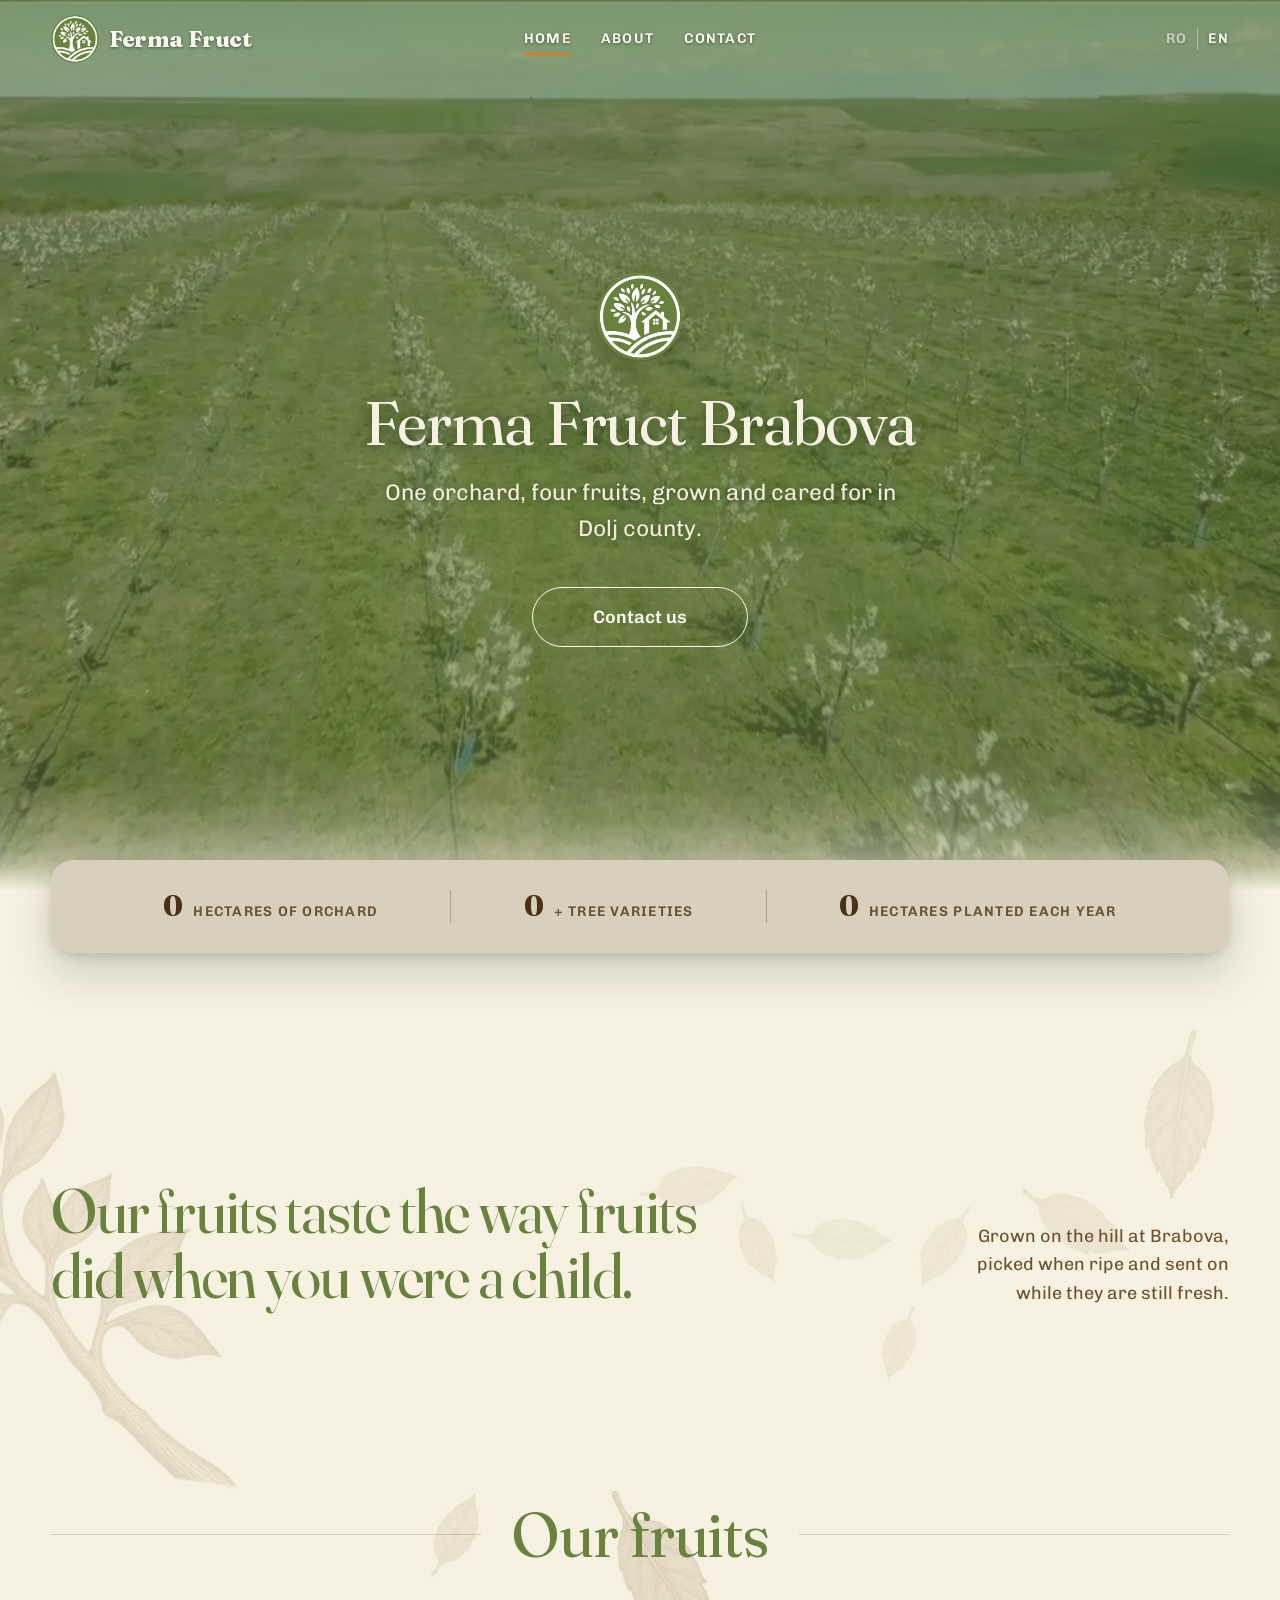
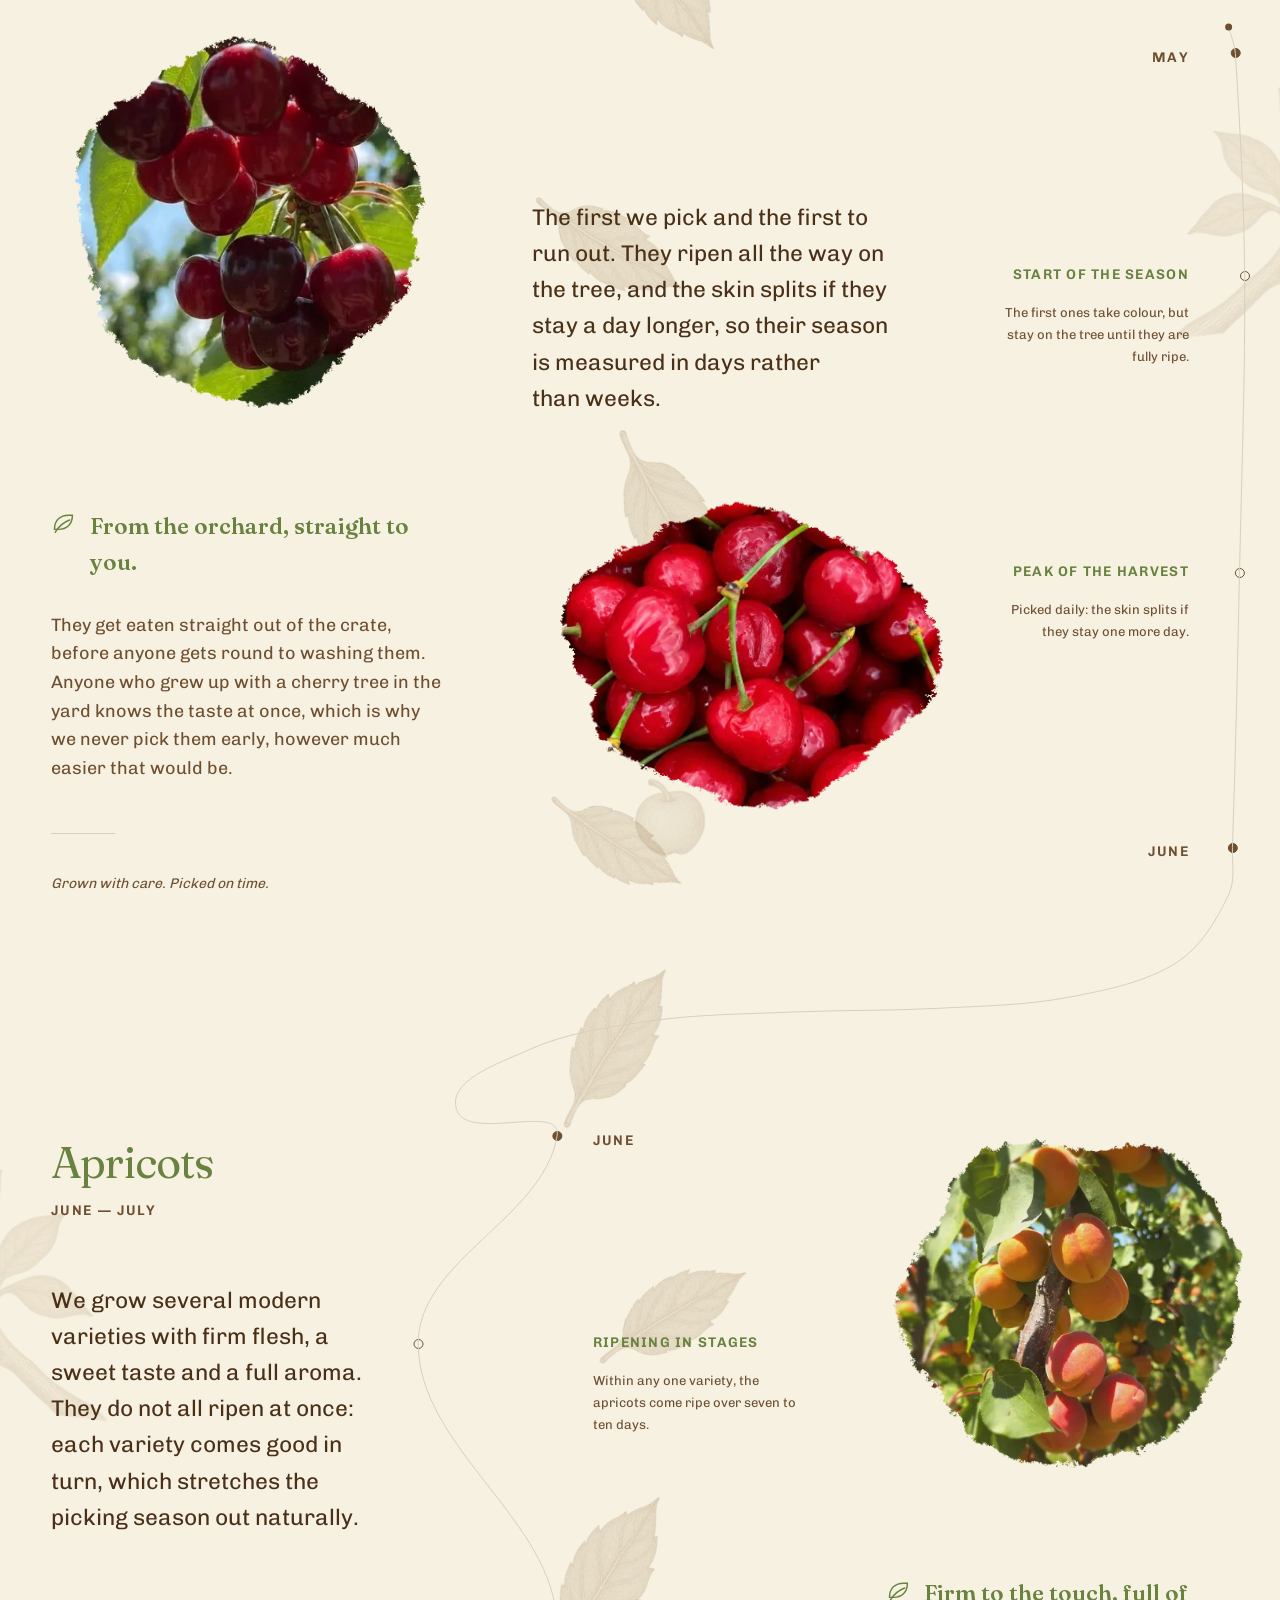
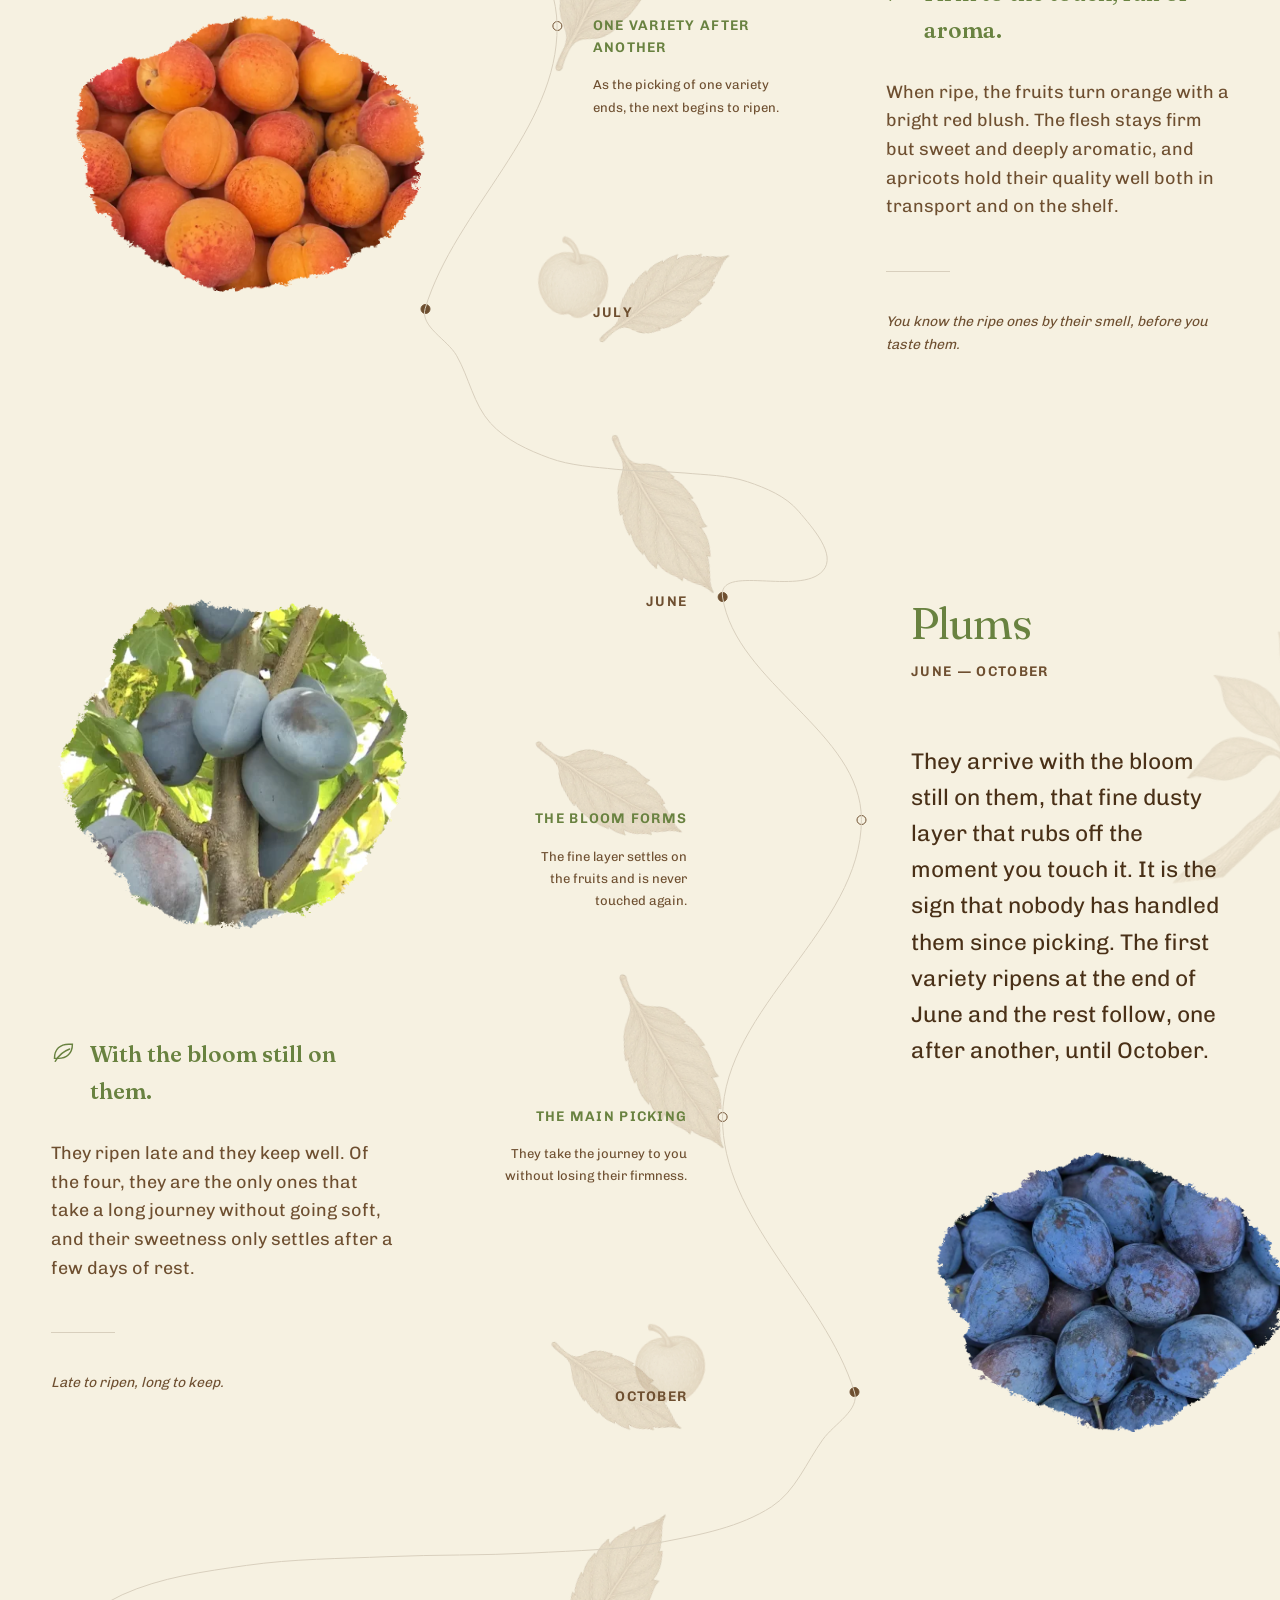
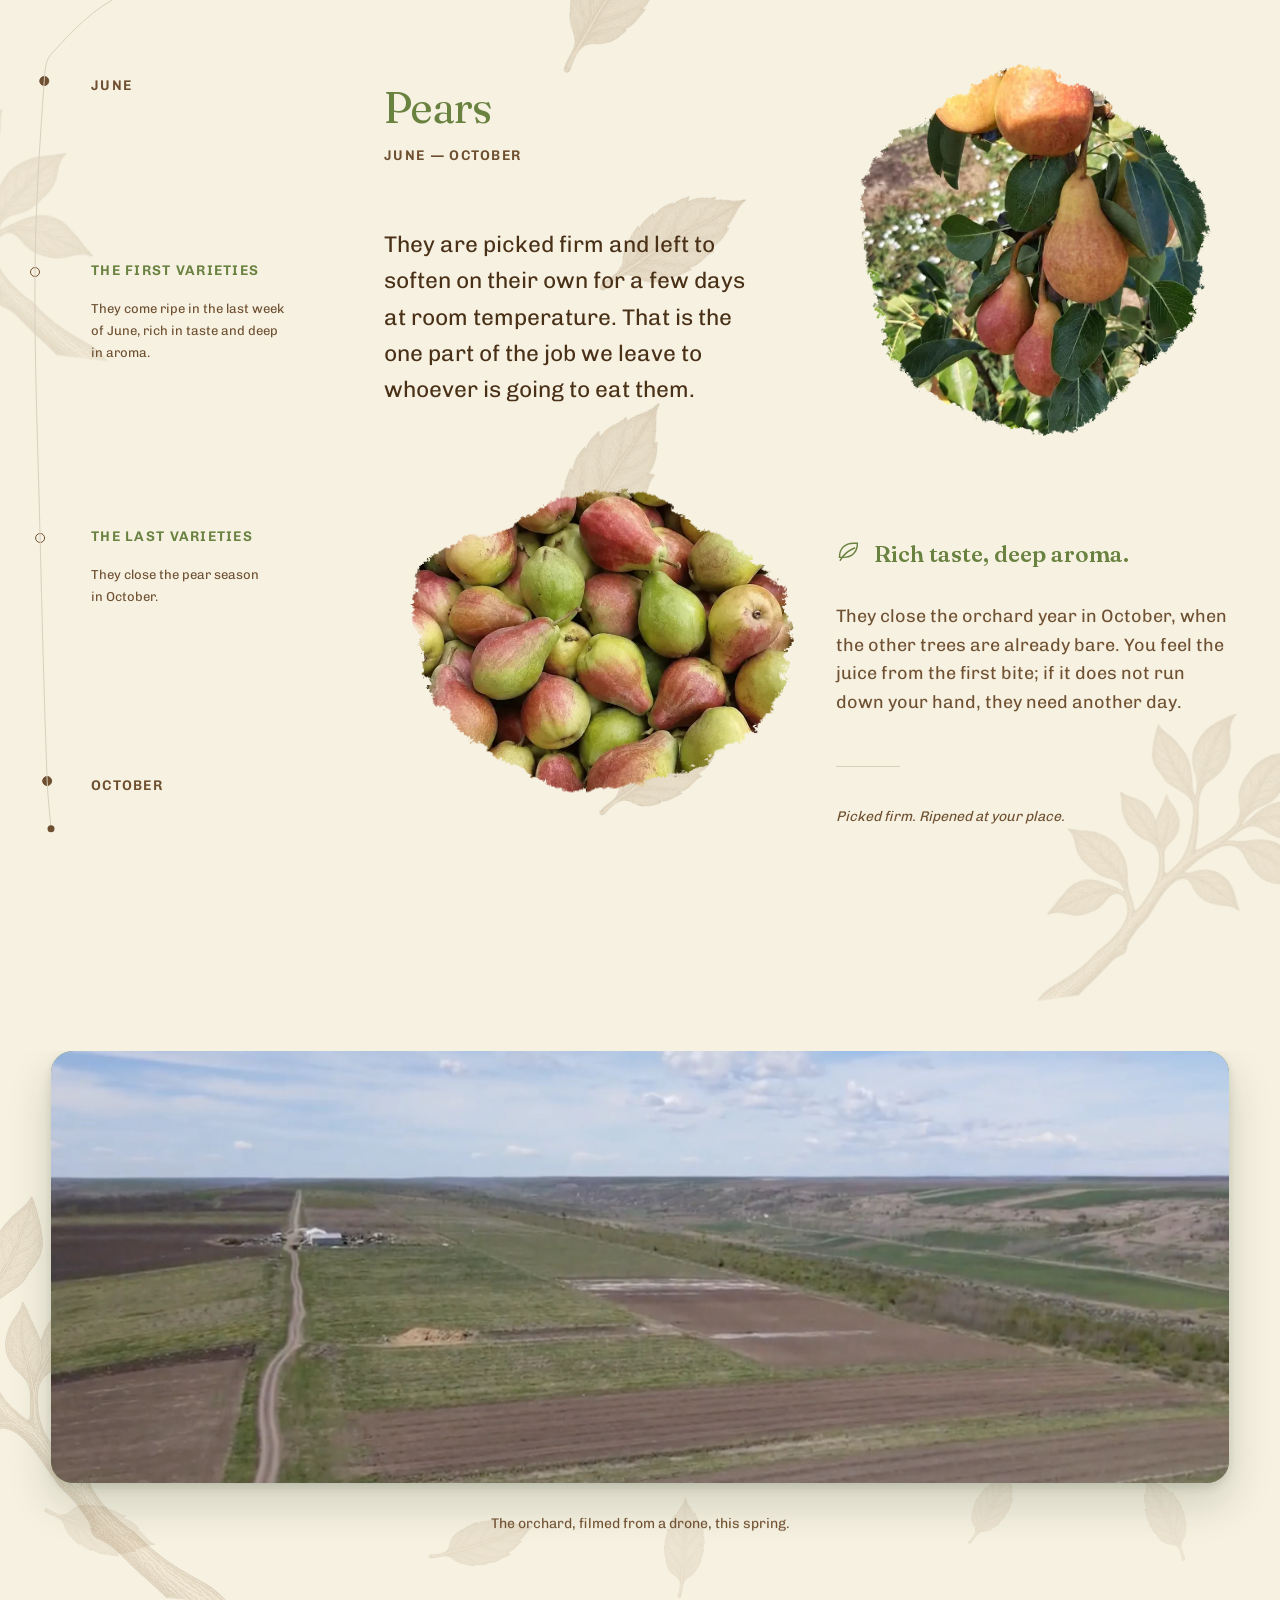
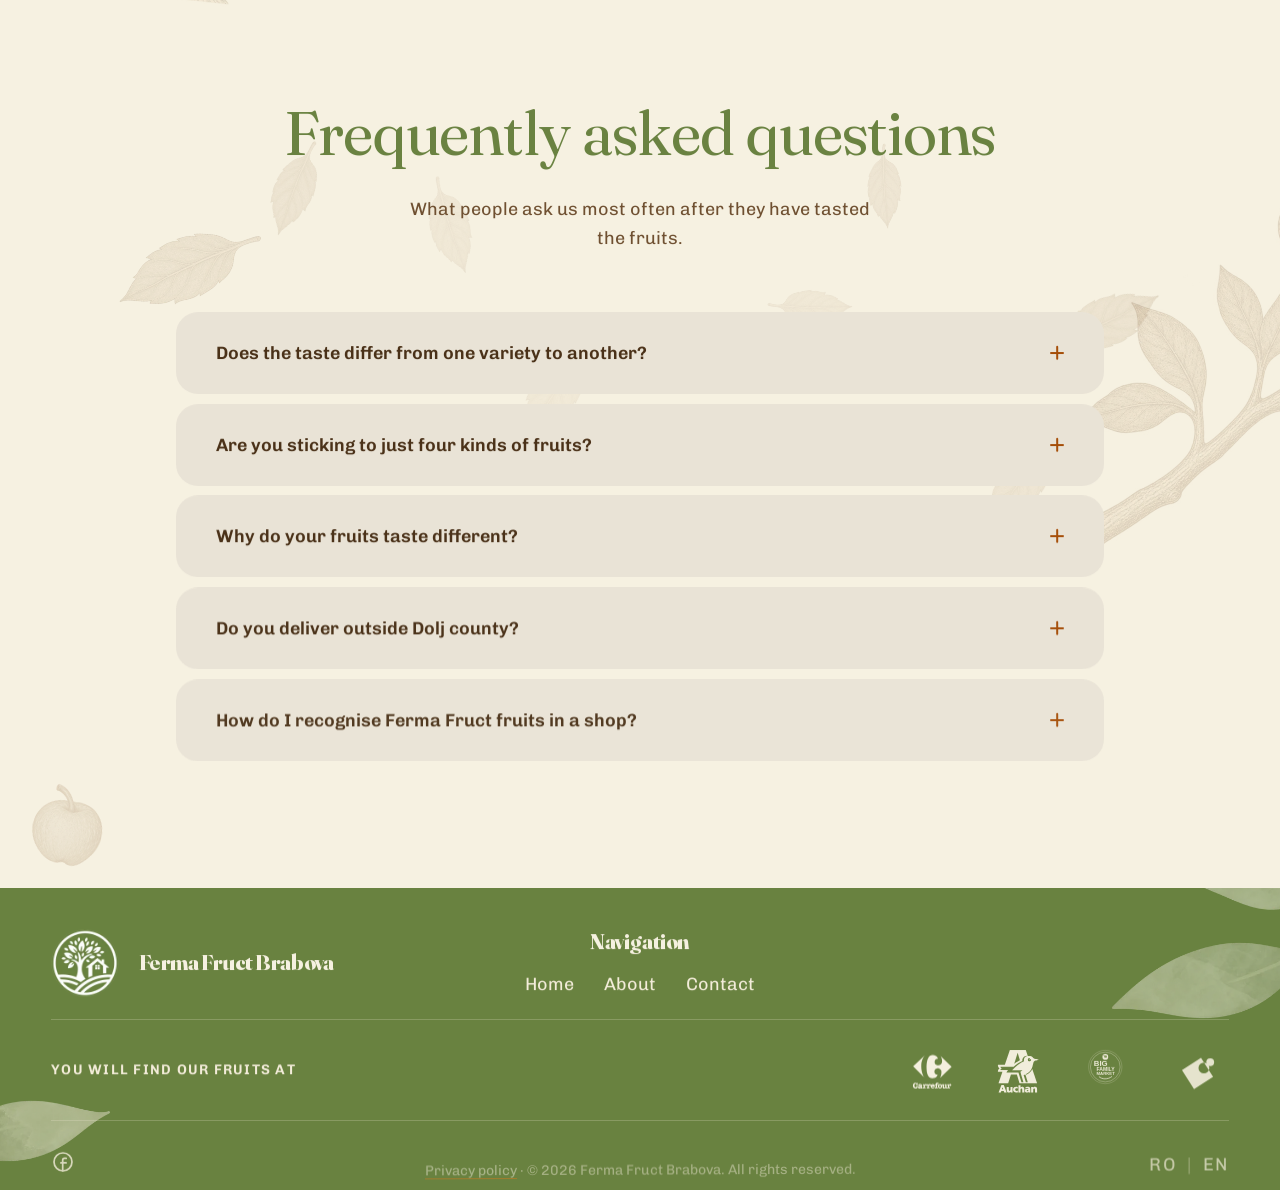
<file: en/index.html>
<!DOCTYPE html>
<html lang="en" class="no-js">

<head>
  <meta charset="UTF-8">
  <!-- viewport-fit=cover: fără el env(safe-area-inset-*) e mereu 0, marginea nu ocolește crestătura telefonului în peisaj. Vezi --gutter. -->
  <meta name="viewport" content="width=device-width, initial-scale=1.0, viewport-fit=cover">

  <!-- În <head>, nu în main.js: fără clasa asta CSS-ul ascunde butonul de meniu până la parsare, altfel bara clipește. -->
  <script>document.documentElement.classList.remove('no-js');</script>

  <title>Ferma Fruct Brabova — cherries, pears, plums and apricots from Dolj</title>
  <meta name="description" content="Cherries, pears, plums and apricots grown at Brabova, in Dolj county, Romania. Four fruits, one orchard, picked ripe.">

  <!-- Canonical: ignoră coada ?fbclid pe care o lipește Facebook la click -->
  <link rel="canonical" href="https://fermafruct.com/en/">

  <link rel="stylesheet" href="../css/normalize.css?v=20260825-launch-1">
  <link rel="stylesheet" href="../css/tokens.css?v=20260825-launch-1">
  <link rel="stylesheet" href="../css/base.css?v=20260825-launch-1">
  <link rel="stylesheet" href="../css/style.css?v=20260826-film-pad-1">

  <!-- Preîncarcă doar fișierul latin; latin-ext (ș, ț) vine mai târziu prin unicode-range. Fără asta, titlul din hero clipește într-un font de rezervă. -->
  <link rel="preload" href="../fonts/fraunces-var-latin.woff2" as="font" type="font/woff2" crossorigin>

  <!-- Open Graph: cum arată linkul când e distribuit pe Facebook sau WhatsApp -->
  <meta property="og:site_name" content="Ferma Fruct Brabova">
  <meta property="og:title" content="Ferma Fruct Brabova — four fruits, one orchard">
  <meta property="og:description" content="Cherries, pears, plums and apricots grown at Brabova, in Dolj county, Romania.">
  <meta property="og:image" content="https://fermafruct.com/img/og-ferma-fruct-1200.jpg">
  <!-- Lățimea și înălțimea scutesc Facebook de o primă preluare a imaginii; fără ele prima distribuire apare fără poză. -->
  <meta property="og:image:width" content="1200">
  <meta property="og:image:height" content="630">
  <meta property="og:image:alt" content="Ripe red and orange apricots on a leafy branch in Ferma Fruct Brabova's orchard.">
  <meta property="og:url" content="https://fermafruct.com/en/">
  <meta property="og:type" content="website">
  <meta property="og:locale" content="en_GB">
  <meta property="og:locale:alternate" content="ro_RO">

  <!-- Perechea de limbi a ACESTEI pagini, nu a site-ului: fiecare pagină își
       arată propriul echivalent. x-default e româna, limba fermei. -->
  <link rel="alternate" hreflang="ro" href="https://fermafruct.com/">
  <link rel="alternate" hreflang="en" href="https://fermafruct.com/en/">
  <link rel="alternate" hreflang="x-default" href="https://fermafruct.com/">

  <meta name="twitter:card" content="summary_large_image">

  <!-- Iconița din filă: 32 pentru filă, 512 pentru ecrane dese și pentru
       scurtături, .ico pentru browsere vechi. apple-touch-icon are fundal
       plin, fiindcă iOS pune negru în spatele transparenței. -->
  <link rel="icon" type="image/png" sizes="32x32" href="../favicon-32.png">
  <link rel="icon" type="image/png" sizes="512x512" href="../favicon.png">
  <link rel="shortcut icon" href="../favicon.ico">
  <link rel="apple-touch-icon" href="../apple-touch-icon.png">
  <meta name="theme-color" content="#3E6027">

  <!-- Datele fermei. Strada lipsește din tot fișierul fiindcă ferma nu a dat-o
       încă: un câmp lipsă e corect, unul ghicit nu. Telefonul e în format
       internațional, cerut de schema.org. Coordonatele sunt aceleași cu harta
       din en/contact.html; dacă se schimbă una, se schimbă amândouă. -->
  <script type="application/ld+json">
    {
      "@context": "https://schema.org",
      "@type": "Farm",
      "@id": "https://fermafruct.com/#ferma",
      "name": "Ferma Fruct Brabova",
      "url": "https://fermafruct.com/",
      "logo": "https://fermafruct.com/img/logo-320.webp",
      "image": "https://fermafruct.com/img/og-ferma-fruct-1200.jpg",
      "description": "An orchard of cherries, pears, plums and apricots at Brabova, in Dolj county, Romania.",
      "telephone": "+40745051892",
      "email": "agroftech@gmail.com",
      "sameAs": [
        "https://www.facebook.com/ferma.fruct"
      ],
      "address": {
        "@type": "PostalAddress",
        "addressLocality": "Brabova",
        "addressRegion": "Dolj",
        "addressCountry": "RO"
      },
      "geo": {
        "@type": "GeoCoordinates",
        "latitude": 44.375004,
        "longitude": 23.457348
      },
      "areaServed": "Romania"
    }
  </script>
</head>

<body>

  <!-- ==========================================================================
       DIRECTION CONTRACT — do not delete. Every edit is judged against it.

       OWN-WORLD: the two greens of the farm's logo (leaf, forest), sampled
       from the artwork. No near-black ground, no pale blue field. Fraunces
       variable 800 with WONK on for display; Chivo for body text. One action
       colour, the orange from the logo's fruit: if it's orange, it's
       clickable. The four fruits get their colour from their photos, not
       from four separate palettes.

       THE FRUITS: four blocks, one per fruit, in picking order. That order IS
       the calendar — never re-sort alphabetically or otherwise. Each block:
       two leaf-silhouette photos, two paragraphs, diagonal and mirrored from
       block to block. Described here on the page; no separate fruit page.

       FUNDAL: a vine climbs the middle of the fruit section through the lane
       the alternating blocks leave open. Branches cross the page at section
       joins. Three drawings, one engraving hand, one line.

       STORY: a visitor who already ate the fruit looks the farm up, sees the
       orchard moving, meets the four fruits by name, sees which shops carry
       them, and contacts the farm.

       FIRST VIEWPORT: orchard film full bleed and moving, farm mark centred
       over it, name under it in Fraunces on one line, orange contact button.
       Everything on the centre line, nothing boxed.
       ========================================================================== -->

  <a class="skip" href="#main">Skip to content</a>

  <header class="site-header" id="acasa">
    <div class="site-header__inner">

      <a class="brand" href="index.html" aria-label="Ferma Fruct Brabova, home page">
        <img class="brand__mark" src="../img/logo-160.webp?v=20260822-logo-1" srcset="../img/logo-160.webp?v=20260822-logo-1 160w, ../img/logo-320.webp?v=20260822-logo-1 320w"
             sizes="48px" width="320" height="320" alt="" loading="eager">
        <span class="brand__word" aria-hidden="true">Ferma Fruct</span>
      </a>

      <nav class="nav" aria-label="Main navigation">
        <ul class="nav__list">
          <li><a class="nav__link" href="#acasa" aria-current="page">Home</a></li>
          <li><a class="nav__link" href="about.html">About</a></li>
          <li><a class="nav__link" href="contact.html">Contact</a></li>
        </ul>
      </nav>

      <!-- Limba curentă e <span>, cealaltă e <a>: pagina nu se leagă de ea
           însăși. Linkul duce la pagina pereche, nu la prima pagină engleză. -->
      <p class="lang">
        <span class="visually-hidden">Page language:</span>
        <a class="lang__current is-lang-away" href="../index.html" lang="ro" hreflang="ro">RO</a>
        <span class="lang__soon is-lang-here">EN</span>
      </p>

      <!-- Sub 64em navigarea trece în panoul lateral. aria-expanded e scris în HTML, nu adăugat de JS, ca să existe de la prima pictare. -->
      <button class="burger" type="button" aria-expanded="false" aria-controls="meniu">
        <span class="visually-hidden">Menu</span>
        <svg class="burger__icon" viewBox="0 0 24 24" fill="none" stroke="currentColor" stroke-width="1.5"
             stroke-linecap="round" aria-hidden="true">
          <path d="M3.5 7h17" />
          <path d="M3.5 12h17" />
          <path d="M3.5 17h17" />
        </svg>
      </button>

    </div>
  </header>

  <!-- ==========================================================================
       MENIUL LATERAL — frate al antetului, nu copil (panoul e fixed pe toată
       înălțimea; ca fiu al antetului ar moșteni stivuirea lui și ar rămâne sub
       bandă). Aceleași trei linkuri ca sus și în subsol. Închis, main.js îi
       pune inert; peste 64em CSS-ul îl scoate cu totul.
       ========================================================================== -->
  <div class="drawer" id="meniu" inert>

    <div class="drawer__scrim" data-drawer-close></div>

    <nav class="drawer__panel" aria-label="Menu">

      <img class="drawer__leaf" src="../img/leaf-480.webp" width="480" height="480" alt="" aria-hidden="true"
           loading="lazy" decoding="async">

      <div class="drawer__top">
        <img class="drawer__mark" src="../img/logo-160.webp?v=20260822-logo-1" srcset="../img/logo-160.webp?v=20260822-logo-1 160w, ../img/logo-320.webp?v=20260822-logo-1 320w"
             sizes="44px" width="320" height="320" alt="" loading="lazy">

        <button class="drawer__close" type="button" data-drawer-close>
          <span class="visually-hidden">Close the menu</span>
          <svg class="burger__icon" viewBox="0 0 24 24" fill="none" stroke="currentColor" stroke-width="1.5"
               stroke-linecap="round" aria-hidden="true">
            <path d="M6 6l12 12" />
            <path d="M18 6L6 18" />
          </svg>
        </button>
      </div>

      <ul class="drawer__list">
        <li><a class="drawer__link" href="#acasa" aria-current="page">Home</a></li>
        <li><a class="drawer__link" href="about.html">About</a></li>
        <li><a class="drawer__link" href="contact.html">Contact</a></li>
      </ul>

      <p class="drawer__lang">
        <span class="visually-hidden">Page language:</span>
        <a class="drawer__lang-now is-lang-away" href="../index.html" lang="ro" hreflang="ro">RO</a>
        <span class="drawer__lang-soon is-lang-here">EN</span>
      </p>

    </nav>
  </div>

  <main id="main">

    <!-- ======================================================================
         1. HERO — preload="metadata", nu "none": "none" oprește fetch-ul, iar
         autoplay n-ar avea ce reda. muted face autoplay legal; playsinline
         oprește fullscreen-ul automat pe iPhone.
         ====================================================================== -->
    <section class="hero">

      <video class="hero__film" poster="../img/orchard-hero-poster.webp" width="1920" height="1080"
             autoplay muted loop playsinline preload="metadata"
             aria-label="Drone footage over the orchard in blossom">
        <source src="../img/orchard-hero-1080.mp4" type="video/mp4">
      </video>

      <div class="hero__inner">
        <img class="hero__mark" src="../img/logo-320.webp?v=20260822-logo-1" width="320" height="320" alt="" loading="eager">
        <h1 class="hero__title">Ferma Fruct Brabova</h1>
        <p class="hero__lead">One orchard, four fruits, grown and cared for in Dolj county.</p>
        <p class="hero__cta"><a class="btn" href="contact.html">Contact us</a></p>
      </div>

    </section>

    <!-- ======================================================================
         2. BANDA CU CIFRE — se suprapune peste film și peste secțiunea de jos.
         Valorile sunt placeholder (ferma nu a dat cifre reale): înlocuiește
         toate trei și șterge nota de sub bandă în aceeași editare.
         Cifrele numără de la 0 prin main.js; fără script se afișează valoarea
         scrisă în HTML.
         ====================================================================== -->
    <section class="brief" aria-label="The farm in numbers">
      <ul class="brief__list">

        <li class="brief__item">
          <span class="brief__number" data-count-to="80">0</span>
          <span class="brief__unit">hectares of orchard</span>
        </li>

        <li class="brief__item">
          <span class="brief__number" data-count-to="30">0</span>
          <span class="brief__unit">+ tree varieties</span>
        </li>

        <li class="brief__item">
          <span class="brief__number" data-count-to="10">0</span>
          <span class="brief__unit">hectares planted each year</span>
        </li>

      </ul>
      <p class="brief__note"></p>
    </section>

    <!-- ======================================================================
         3. DECLARAȚIE ȘI CELE PATRU FRUCTE — un bloc per fruct: nume,
         săptămâni de cules, două fotografii, două paragrafe. Blocurile
         alternează stânga-dreapta, în ordinea culesului — ordinea de pe
         pagină ESTE calendarul, nu se rearanjează alfabetic.

         Fotografiile sunt tăiate în formă de frunză. A doua fotografie e
         deocamdată o altă tăietură din aceeași sursă, de înlocuit când vine
         poza reală de la fermă. Lunile sunt orientative (vezi nota de la
         finalul secțiunii).

         Coloanele curg independent, nu grilă cu rânduri comune. În DOM,
         coloana cu numele vine prima (cititorul de ecran spune fructul
         întâi); CSS o mută vizual la dreapta pentru blocurile nerăsturnate.

         Motivele (viță, ramuri, măr) sunt copii ale blocului, nu ale paginii,
         ca să rămână legate de conținut. alt gol plus aria-hidden: sunt
         decor, nu conținut.
         ====================================================================== -->
    <section class="orchard" id="fructe">

      <img class="motif motif--cross motif--head" src="../img/branch-1024.webp" width="1024" height="768" alt="" aria-hidden="true" loading="lazy" decoding="async">
      <!-- Frunze căzute în golul din dreapta-sus al declarației. -->
      <img class="motif motif--head-leaf motif--head-leaf-a" src="../img/leaf-480.webp" width="480" height="480" alt="" aria-hidden="true" loading="lazy" decoding="async">
      <img class="motif motif--head-leaf motif--head-leaf-b" src="../img/leaf-480.webp" width="480" height="480" alt="" aria-hidden="true" loading="lazy" decoding="async">
      <img class="motif motif--head-leaf motif--head-leaf-c" src="../img/leaf-480.webp" width="480" height="480" alt="" aria-hidden="true" loading="lazy" decoding="async">
      <img class="motif motif--head-leaf motif--head-leaf-d" src="../img/leaf-480.webp" width="480" height="480" alt="" aria-hidden="true" loading="lazy" decoding="async">
      <img class="motif motif--head-leaf motif--head-leaf-e" src="../img/leaf-480.webp" width="480" height="480" alt="" aria-hidden="true" loading="lazy" decoding="async">
      <img class="motif motif--head-leaf motif--head-leaf-f" src="../img/leaf-480.webp" width="480" height="480" alt="" aria-hidden="true" loading="lazy" decoding="async">
      <img class="motif motif--head-leaf motif--head-leaf-g" src="../img/leaf-480.webp" width="480" height="480" alt="" aria-hidden="true" loading="lazy" decoding="async">

      <div class="orchard__inner">

        <div class="orchard__head">
          <p class="orchard__statement">Our fruits taste the way fruits did when you were a child.</p>
          <p class="orchard__note">Grown on the hill at Brabova, picked when ripe and sent on while they are still fresh.</p>
        </div>

        <div class="orchard__catalog">
          <span class="orchard__catalog-rule" aria-hidden="true"></span>
          <div class="orchard__catalog-lockup">
            <img class="orchard__catalog-leaf" src="../img/leaf-480.webp" width="480" height="480" alt="" aria-hidden="true" loading="lazy" decoding="async">
            <h2 class="orchard__title">Our fruits</h2>
          </div>
          <span class="orchard__catalog-rule" aria-hidden="true"></span>
        </div>

        <ul class="orchard__groves">

          <li class="grove" id="cirese">
            <img class="motif motif--grove-branch" src="../img/branch-1024.webp" width="1024" height="768" alt="" aria-hidden="true" loading="lazy" decoding="async">
            <img class="motif motif--vine motif--vine-leaf-c" src="../img/leaf-480.webp" width="480" height="480" alt="" aria-hidden="true" loading="lazy" decoding="async">
            <img class="motif motif--vine motif--vine-leaf-a" src="../img/leaf-480.webp" width="480" height="480" alt="" aria-hidden="true" loading="lazy" decoding="async">
            <img class="motif motif--vine motif--vine-leaf-d" src="../img/leaf-480.webp" width="480" height="480" alt="" aria-hidden="true" loading="lazy" decoding="async">
            <img class="motif motif--vine motif--vine-leaf-b" src="../img/leaf-480.webp" width="480" height="480" alt="" aria-hidden="true" loading="lazy" decoding="async">
            <!-- Frunzele .motif--fall se văd numai pe telefon: pe o coloană
                 rămân goluri mari lângă fotografii și lângă calendar, iar pe
                 ecran lat golurile nu există. Așezarea lor e în style.css. -->
            <img class="motif motif--fill-apple" src="../img/apple-480.webp" width="480" height="480" alt="" aria-hidden="true" loading="lazy" decoding="async">
            <img class="motif motif--vine motif--fall motif--fall-a" src="../img/leaf-480.webp" width="480" height="480" alt="" aria-hidden="true" loading="lazy" decoding="async">
            <img class="motif motif--vine motif--fall motif--fall-b" src="../img/leaf-480.webp" width="480" height="480" alt="" aria-hidden="true" loading="lazy" decoding="async">
            <img class="motif motif--vine motif--fall motif--fall-c" src="../img/leaf-480.webp" width="480" height="480" alt="" aria-hidden="true" loading="lazy" decoding="async">
            <img class="motif motif--vine motif--fall motif--fall-d" src="../img/leaf-480.webp" width="480" height="480" alt="" aria-hidden="true" loading="lazy" decoding="async">
            <img class="motif motif--vine motif--fall motif--fall-e" src="../img/leaf-480.webp" width="480" height="480" alt="" aria-hidden="true" loading="lazy" decoding="async">
            <img class="motif motif--vine motif--fall motif--fall-f" src="../img/leaf-480.webp" width="480" height="480" alt="" aria-hidden="true" loading="lazy" decoding="async">
            <img class="motif motif--vine motif--fall motif--fall-g" src="../img/leaf-480.webp" width="480" height="480" alt="" aria-hidden="true" loading="lazy" decoding="async">
            <img class="motif motif--vine motif--fall motif--fall-h" src="../img/leaf-480.webp" width="480" height="480" alt="" aria-hidden="true" loading="lazy" decoding="async">
            <img class="motif motif--vine motif--fall motif--fall-i" src="../img/leaf-480.webp" width="480" height="480" alt="" aria-hidden="true" loading="lazy" decoding="async">
            <img class="motif motif--vine motif--fall motif--fall-j" src="../img/leaf-480.webp" width="480" height="480" alt="" aria-hidden="true" loading="lazy" decoding="async">

            <div class="grove__tell">
              <div class="grove__head">
                <h3 class="grove__name">Cherries</h3>
                <p class="grove__season">May <span>—</span> June</p>
              </div>

              <p class="grove__intro">The first we pick and the first to run out. They ripen all the way on the tree, and the skin splits if they stay a day longer, so their season is measured in days rather than weeks.</p>

              <div class="grove__frame grove__frame--b">
                <img class="grove__photo" src="../img/cirese-b420.webp" srcset="../img/cirese-b420.webp 420w, ../img/cirese-b640.webp 640w"
                     sizes="(min-width: 68rem) 28rem, (min-width: 64em) 44vw, (min-width: 30em) 26rem, 92vw" width="640" height="480" loading="lazy" decoding="async"
                     alt="Cherry leaves and ripe cherries, seen up close">
              </div>
            </div>

            <div class="grove__lead">
              <div class="grove__frame grove__frame--a">
                <img class="grove__photo" src="../img/cirese-a480.webp" srcset="../img/cirese-a480.webp 480w, ../img/cirese-a640.webp 640w"
                     sizes="(min-width: 68rem) 30rem, (min-width: 64em) 46vw, (min-width: 30em) 26rem, 92vw" width="640" height="800" loading="lazy" decoding="async"
                     alt="Ripe red cherries hanging in a cluster on the branch">
              </div>

              <div class="grove__aside">
                <h4 class="grove__cue">
                  <svg class="grove__leaf" viewBox="0 0 20 20" fill="none" stroke="currentColor" stroke-width="1.15" aria-hidden="true"><path d="M17.2 2.8c0 7.4-4.6 11.4-11.4 11.4H2.8C2.8 6.8 7.4 2.8 14.2 2.8h3z"/><path d="M3.4 16.6c2.9-4.9 6.8-8.2 11.6-9.9" stroke-linecap="round"/></svg>
                  From the orchard, straight to you.
                </h4>

                <p class="grove__detail">They get eaten straight out of the crate, before anyone gets round to washing them. Anyone who grew up with a cherry tree in the yard knows the taste at once, which is why we never pick them early, however much easier that would be.</p>

                <p class="grove__seal">Grown with care. Picked on time.</p>
              </div>
            </div>

            <ol class="grove__rail" aria-label="Cherry harvest calendar">
              <li class="grove__stage grove__stage--edge"><span class="grove__month">May</span></li>
              <li class="grove__stage">
                <h4 class="grove__stage-name">Start of the season</h4>
                <p class="grove__stage-note">The first ones take colour, but stay on the tree until they are fully ripe.</p>
              </li>
              <li class="grove__stage">
                <h4 class="grove__stage-name">Peak of the harvest</h4>
                <p class="grove__stage-note">Picked daily: the skin splits if they stay one more day.</p>
              </li>
              <li class="grove__stage grove__stage--edge"><span class="grove__month">June</span></li>
            </ol>
          </li>

          <li class="grove grove--flip grove--mid" id="caise">
            <img class="motif motif--grove-branch" src="../img/branch-1024.webp" width="1024" height="768" alt="" aria-hidden="true" loading="lazy" decoding="async">
            <img class="motif motif--vine motif--vine-leaf-c" src="../img/leaf-480.webp" width="480" height="480" alt="" aria-hidden="true" loading="lazy" decoding="async">
            <img class="motif motif--vine motif--vine-leaf-a" src="../img/leaf-480.webp" width="480" height="480" alt="" aria-hidden="true" loading="lazy" decoding="async">
            <img class="motif motif--vine motif--vine-leaf-d" src="../img/leaf-480.webp" width="480" height="480" alt="" aria-hidden="true" loading="lazy" decoding="async">
            <img class="motif motif--vine motif--vine-leaf-b" src="../img/leaf-480.webp" width="480" height="480" alt="" aria-hidden="true" loading="lazy" decoding="async">
            <img class="motif motif--fill-apple" src="../img/apple-480.webp" width="480" height="480" alt="" aria-hidden="true" loading="lazy" decoding="async">
            <img class="motif motif--vine motif--fall motif--fall-a" src="../img/leaf-480.webp" width="480" height="480" alt="" aria-hidden="true" loading="lazy" decoding="async">
            <img class="motif motif--vine motif--fall motif--fall-b" src="../img/leaf-480.webp" width="480" height="480" alt="" aria-hidden="true" loading="lazy" decoding="async">
            <img class="motif motif--vine motif--fall motif--fall-c" src="../img/leaf-480.webp" width="480" height="480" alt="" aria-hidden="true" loading="lazy" decoding="async">
            <img class="motif motif--vine motif--fall motif--fall-d" src="../img/leaf-480.webp" width="480" height="480" alt="" aria-hidden="true" loading="lazy" decoding="async">
            <img class="motif motif--vine motif--fall motif--fall-e" src="../img/leaf-480.webp" width="480" height="480" alt="" aria-hidden="true" loading="lazy" decoding="async">
            <img class="motif motif--vine motif--fall motif--fall-f" src="../img/leaf-480.webp" width="480" height="480" alt="" aria-hidden="true" loading="lazy" decoding="async">
            <img class="motif motif--vine motif--fall motif--fall-g" src="../img/leaf-480.webp" width="480" height="480" alt="" aria-hidden="true" loading="lazy" decoding="async">
            <img class="motif motif--vine motif--fall motif--fall-h" src="../img/leaf-480.webp" width="480" height="480" alt="" aria-hidden="true" loading="lazy" decoding="async">
            <img class="motif motif--vine motif--fall motif--fall-i" src="../img/leaf-480.webp" width="480" height="480" alt="" aria-hidden="true" loading="lazy" decoding="async">
            <img class="motif motif--vine motif--fall motif--fall-j" src="../img/leaf-480.webp" width="480" height="480" alt="" aria-hidden="true" loading="lazy" decoding="async">

            <div class="grove__tell">
              <div class="grove__head">
                <h3 class="grove__name">Apricots</h3>
                <p class="grove__season">June <span>—</span> July</p>
              </div>

              <p class="grove__intro">We grow several modern varieties with firm flesh, a sweet taste and a full aroma. They do not all ripen at once: each variety comes good in turn, which stretches the picking season out naturally.</p>

              <div class="grove__frame grove__frame--b">
                <img class="grove__photo" src="../img/caise-b420.webp" srcset="../img/caise-b420.webp 420w, ../img/caise-b840.webp 840w"
                     sizes="(min-width: 68rem) 28rem, (min-width: 64em) 44vw, (min-width: 30em) 26rem, 92vw" width="1200" height="900" loading="lazy" decoding="async"
                     alt="A branch loaded with ripe apricots">
              </div>
            </div>

            <div class="grove__lead">
              <div class="grove__frame grove__frame--a">
                <img class="grove__photo" src="../img/caise-a480.webp" srcset="../img/caise-a480.webp 480w, ../img/caise-a960.webp 960w"
                     sizes="(min-width: 68rem) 30rem, (min-width: 64em) 46vw, (min-width: 30em) 26rem, 92vw" width="1200" height="1500" loading="lazy" decoding="async"
                     alt="Ripe yellow and orange apricots on the branch">
              </div>

              <div class="grove__aside">
                <h4 class="grove__cue">
                  <svg class="grove__leaf" viewBox="0 0 20 20" fill="none" stroke="currentColor" stroke-width="1.15" aria-hidden="true"><path d="M17.2 2.8c0 7.4-4.6 11.4-11.4 11.4H2.8C2.8 6.8 7.4 2.8 14.2 2.8h3z"/><path d="M3.4 16.6c2.9-4.9 6.8-8.2 11.6-9.9" stroke-linecap="round"/></svg>
                  Firm to the touch, full of aroma.
                </h4>

                <p class="grove__detail">When ripe, the fruits turn orange with a bright red blush. The flesh stays firm but sweet and deeply aromatic, and apricots hold their quality well both in transport and on the shelf.</p>

                <p class="grove__seal">You know the ripe ones by their smell, before you taste them.</p>
              </div>
            </div>

            <ol class="grove__rail" aria-label="Apricot harvest calendar">
              <li class="grove__stage grove__stage--edge"><span class="grove__month">June</span></li>
              <li class="grove__stage">
                <h4 class="grove__stage-name">Ripening in stages</h4>
                <p class="grove__stage-note">Within any one variety, the apricots come ripe over seven to ten days.</p>
              </li>
              <li class="grove__stage">
                <h4 class="grove__stage-name">One variety after another</h4>
                <p class="grove__stage-note">As the picking of one variety ends, the next begins to ripen.</p>
              </li>
              <li class="grove__stage grove__stage--edge"><span class="grove__month">July</span></li>
            </ol>
          </li>

          <li class="grove grove--mid" id="prune">
            <img class="motif motif--grove-branch" src="../img/branch-1024.webp" width="1024" height="768" alt="" aria-hidden="true" loading="lazy" decoding="async">
            <img class="motif motif--vine motif--vine-leaf-c" src="../img/leaf-480.webp" width="480" height="480" alt="" aria-hidden="true" loading="lazy" decoding="async">
            <img class="motif motif--vine motif--vine-leaf-a" src="../img/leaf-480.webp" width="480" height="480" alt="" aria-hidden="true" loading="lazy" decoding="async">
            <img class="motif motif--vine motif--vine-leaf-d" src="../img/leaf-480.webp" width="480" height="480" alt="" aria-hidden="true" loading="lazy" decoding="async">
            <img class="motif motif--vine motif--vine-leaf-b" src="../img/leaf-480.webp" width="480" height="480" alt="" aria-hidden="true" loading="lazy" decoding="async">
            <img class="motif motif--fill-apple" src="../img/apple-480.webp" width="480" height="480" alt="" aria-hidden="true" loading="lazy" decoding="async">
            <img class="motif motif--vine motif--fall motif--fall-a" src="../img/leaf-480.webp" width="480" height="480" alt="" aria-hidden="true" loading="lazy" decoding="async">
            <img class="motif motif--vine motif--fall motif--fall-b" src="../img/leaf-480.webp" width="480" height="480" alt="" aria-hidden="true" loading="lazy" decoding="async">
            <img class="motif motif--vine motif--fall motif--fall-c" src="../img/leaf-480.webp" width="480" height="480" alt="" aria-hidden="true" loading="lazy" decoding="async">
            <img class="motif motif--vine motif--fall motif--fall-d" src="../img/leaf-480.webp" width="480" height="480" alt="" aria-hidden="true" loading="lazy" decoding="async">
            <img class="motif motif--vine motif--fall motif--fall-e" src="../img/leaf-480.webp" width="480" height="480" alt="" aria-hidden="true" loading="lazy" decoding="async">
            <img class="motif motif--vine motif--fall motif--fall-f" src="../img/leaf-480.webp" width="480" height="480" alt="" aria-hidden="true" loading="lazy" decoding="async">
            <img class="motif motif--vine motif--fall motif--fall-g" src="../img/leaf-480.webp" width="480" height="480" alt="" aria-hidden="true" loading="lazy" decoding="async">
            <img class="motif motif--vine motif--fall motif--fall-h" src="../img/leaf-480.webp" width="480" height="480" alt="" aria-hidden="true" loading="lazy" decoding="async">
            <img class="motif motif--vine motif--fall motif--fall-i" src="../img/leaf-480.webp" width="480" height="480" alt="" aria-hidden="true" loading="lazy" decoding="async">
            <img class="motif motif--vine motif--fall motif--fall-j" src="../img/leaf-480.webp" width="480" height="480" alt="" aria-hidden="true" loading="lazy" decoding="async">

            <div class="grove__tell">
              <div class="grove__head">
                <h3 class="grove__name">Plums</h3>
                <p class="grove__season">June <span>—</span> October</p>
              </div>

              <p class="grove__intro">They arrive with the bloom still on them, that fine dusty layer that rubs off the moment you touch it. It is the sign that nobody has handled them since picking. The first variety ripens at the end of June and the rest follow, one after another, until October.</p>

              <div class="grove__frame grove__frame--b">
                <img class="grove__photo" src="../img/prune-b420.webp" srcset="../img/prune-b420.webp 420w, ../img/prune-b840.webp 840w"
                     sizes="(min-width: 68rem) 28rem, (min-width: 64em) 44vw, (min-width: 30em) 26rem, 92vw" width="1530" height="1147" loading="lazy" decoding="async"
                     alt="Ripe plums among the leaves of the tree">
              </div>
            </div>

            <div class="grove__lead">
              <div class="grove__frame grove__frame--a">
                <img class="grove__photo" src="../img/prune-a480.webp" srcset="../img/prune-a480.webp 480w, ../img/prune-a960.webp 960w"
                     sizes="(min-width: 68rem) 30rem, (min-width: 64em) 46vw, (min-width: 30em) 26rem, 92vw" width="1280" height="1600" loading="lazy" decoding="async"
                     alt="Dark purple plums with their bloom, clustered on the branch">
              </div>

              <div class="grove__aside">
                <h4 class="grove__cue">
                  <svg class="grove__leaf" viewBox="0 0 20 20" fill="none" stroke="currentColor" stroke-width="1.15" aria-hidden="true"><path d="M17.2 2.8c0 7.4-4.6 11.4-11.4 11.4H2.8C2.8 6.8 7.4 2.8 14.2 2.8h3z"/><path d="M3.4 16.6c2.9-4.9 6.8-8.2 11.6-9.9" stroke-linecap="round"/></svg>
                  With the bloom still on them.
                </h4>

                <p class="grove__detail">They ripen late and they keep well. Of the four, they are the only ones that take a long journey without going soft, and their sweetness only settles after a few days of rest.</p>

                <p class="grove__seal">Late to ripen, long to keep.</p>
              </div>
            </div>

            <ol class="grove__rail" aria-label="Plum harvest calendar">
              <li class="grove__stage grove__stage--edge"><span class="grove__month">June</span></li>
              <li class="grove__stage">
                <h4 class="grove__stage-name">The bloom forms</h4>
                <p class="grove__stage-note">The fine layer settles on the fruits and is never touched again.</p>
              </li>
              <li class="grove__stage">
                <h4 class="grove__stage-name">The main picking</h4>
                <p class="grove__stage-note">They take the journey to you without losing their firmness.</p>
              </li>
              <li class="grove__stage grove__stage--edge"><span class="grove__month">October</span></li>
            </ol>
          </li>

          <li class="grove grove--flip" id="pere">
            <img class="motif motif--grove-branch" src="../img/branch-1024.webp" width="1024" height="768" alt="" aria-hidden="true" loading="lazy" decoding="async">
            <img class="motif motif--vine motif--vine-leaf-c" src="../img/leaf-480.webp" width="480" height="480" alt="" aria-hidden="true" loading="lazy" decoding="async">
            <img class="motif motif--vine motif--vine-leaf-a" src="../img/leaf-480.webp" width="480" height="480" alt="" aria-hidden="true" loading="lazy" decoding="async">
            <img class="motif motif--vine motif--vine-leaf-d" src="../img/leaf-480.webp" width="480" height="480" alt="" aria-hidden="true" loading="lazy" decoding="async">
            <img class="motif motif--vine motif--vine-leaf-b" src="../img/leaf-480.webp" width="480" height="480" alt="" aria-hidden="true" loading="lazy" decoding="async">
            <img class="motif motif--fill-apple" src="../img/apple-480.webp" width="480" height="480" alt="" aria-hidden="true" loading="lazy" decoding="async">
            <img class="motif motif--vine motif--fall motif--fall-a" src="../img/leaf-480.webp" width="480" height="480" alt="" aria-hidden="true" loading="lazy" decoding="async">
            <img class="motif motif--vine motif--fall motif--fall-b" src="../img/leaf-480.webp" width="480" height="480" alt="" aria-hidden="true" loading="lazy" decoding="async">
            <img class="motif motif--vine motif--fall motif--fall-c" src="../img/leaf-480.webp" width="480" height="480" alt="" aria-hidden="true" loading="lazy" decoding="async">
            <img class="motif motif--vine motif--fall motif--fall-d" src="../img/leaf-480.webp" width="480" height="480" alt="" aria-hidden="true" loading="lazy" decoding="async">
            <img class="motif motif--vine motif--fall motif--fall-e" src="../img/leaf-480.webp" width="480" height="480" alt="" aria-hidden="true" loading="lazy" decoding="async">
            <img class="motif motif--vine motif--fall motif--fall-f" src="../img/leaf-480.webp" width="480" height="480" alt="" aria-hidden="true" loading="lazy" decoding="async">
            <img class="motif motif--vine motif--fall motif--fall-g" src="../img/leaf-480.webp" width="480" height="480" alt="" aria-hidden="true" loading="lazy" decoding="async">
            <img class="motif motif--vine motif--fall motif--fall-h" src="../img/leaf-480.webp" width="480" height="480" alt="" aria-hidden="true" loading="lazy" decoding="async">
            <img class="motif motif--vine motif--fall motif--fall-i" src="../img/leaf-480.webp" width="480" height="480" alt="" aria-hidden="true" loading="lazy" decoding="async">
            <img class="motif motif--vine motif--fall motif--fall-j" src="../img/leaf-480.webp" width="480" height="480" alt="" aria-hidden="true" loading="lazy" decoding="async">

            <div class="grove__tell">
              <div class="grove__head">
                <h3 class="grove__name">Pears</h3>
                <p class="grove__season">June <span>—</span> October</p>
              </div>

              <p class="grove__intro">They are picked firm and left to soften on their own for a few days at room temperature. That is the one part of the job we leave to whoever is going to eat them.</p>

              <div class="grove__frame grove__frame--b">
                <img class="grove__photo" src="../img/pere-b420.webp" srcset="../img/pere-b420.webp 420w, ../img/pere-b840.webp 840w"
                     sizes="(min-width: 68rem) 28rem, (min-width: 64em) 44vw, (min-width: 30em) 26rem, 92vw" width="1086" height="814" loading="lazy" decoding="async"
                     alt="Ripe pears among the leaves of the tree">
              </div>
            </div>

            <div class="grove__lead">
              <div class="grove__frame grove__frame--a">
                <img class="grove__photo" src="../img/pere-a480.webp" srcset="../img/pere-a480.webp 480w, ../img/pere-a960.webp 960w"
                     sizes="(min-width: 68rem) 30rem, (min-width: 64em) 46vw, (min-width: 30em) 26rem, 92vw" width="1086" height="1357" loading="lazy" decoding="async"
                     alt="Yellow and red pears hanging in the tree">
              </div>

              <div class="grove__aside">
                <h4 class="grove__cue">
                  <svg class="grove__leaf" viewBox="0 0 20 20" fill="none" stroke="currentColor" stroke-width="1.15" aria-hidden="true"><path d="M17.2 2.8c0 7.4-4.6 11.4-11.4 11.4H2.8C2.8 6.8 7.4 2.8 14.2 2.8h3z"/><path d="M3.4 16.6c2.9-4.9 6.8-8.2 11.6-9.9" stroke-linecap="round"/></svg>
                  Rich taste, deep aroma.
                </h4>

                <p class="grove__detail">They close the orchard year in October, when the other trees are already bare. You feel the juice from the first bite; if it does not run down your hand, they need another day.</p>

                <p class="grove__seal">Picked firm. Ripened at your place.</p>
              </div>
            </div>

            <ol class="grove__rail" aria-label="Pear harvest calendar">
              <li class="grove__stage grove__stage--edge"><span class="grove__month">June</span></li>
              <li class="grove__stage">
                <h4 class="grove__stage-name">The first varieties</h4>
                <p class="grove__stage-note">They come ripe in the last week of June, rich in taste and deep in aroma.</p>
              </li>
              <li class="grove__stage">
                <h4 class="grove__stage-name">The last varieties</h4>
                <p class="grove__stage-note">They close the pear season in October.</p>
              </li>
              <li class="grove__stage grove__stage--edge"><span class="grove__month">October</span></li>
            </ol>
          </li>

        </ul>

        <p class="orchard__foot"></p>
      </div>

      <!-- Ultimul desen al secțiunii: se termină pe muchia de jos, adică pe
           muchia de sus a ramei video de dedesubt. -->
      <img class="motif motif--film-branch" src="../img/branch-1024.webp" width="1024" height="768" alt="" aria-hidden="true" loading="lazy" decoding="async">
    </section>

    <!-- ======================================================================
         4. BANDA VIDEO — a doua secvență a aceluiași zbor, cu margine de jur
         împrejur (nu full bleed, ca să nu repete hero-ul).
         ====================================================================== -->
    <section class="film">
      <img class="motif motif--cross motif--film" src="../img/branch-1024.webp" width="1024" height="768" alt="" aria-hidden="true" loading="lazy" decoding="async">

      <!-- Prima jumătate a frunzelor din golul de sub film; cealaltă jumătate e în .faq — nicio frunză nu poate călare pe granița dintre secțiuni. -->
      <img class="motif motif--band-leaf motif--band-leaf-a" src="../img/leaf-480.webp" width="480" height="480" alt="" aria-hidden="true" loading="lazy" decoding="async">
      <img class="motif motif--band-leaf motif--band-leaf-b" src="../img/leaf-480.webp" width="480" height="480" alt="" aria-hidden="true" loading="lazy" decoding="async">
      <img class="motif motif--band-leaf motif--band-leaf-e" src="../img/leaf-480.webp" width="480" height="480" alt="" aria-hidden="true" loading="lazy" decoding="async">
      <img class="motif motif--band-leaf motif--band-leaf-h" src="../img/leaf-480.webp" width="480" height="480" alt="" aria-hidden="true" loading="lazy" decoding="async">
      <img class="motif motif--band-leaf motif--band-leaf-i" src="../img/leaf-480.webp" width="480" height="480" alt="" aria-hidden="true" loading="lazy" decoding="async">

      <div class="film__inner">
        <div class="film__frame">
          <video class="film__video" poster="../img/orchard-band-poster.webp" width="1920" height="1080"
                 autoplay muted loop playsinline preload="metadata"
                 aria-label="Drone footage between the rows of trees">
            <source src="../img/pixelized_drone_video_compressed.mp4" type="video/mp4">
          </video>
          <button class="film__play" type="button" hidden aria-label="Play the orchard film">
            <svg viewBox="0 0 24 24" aria-hidden="true">
              <path d="M8.5 6.5v11l9-5.5z" />
            </svg>
          </button>
        </div>
        <p class="film__caption">The orchard, filmed from a drone, this spring.</p>
      </div>
    </section>

    <!-- ======================================================================
         5. ÎNTREBĂRI FRECVENTE — <details name="faq"> face acordeonul
         exclusiv fără JS (browserul închide singur rândul anterior); într-un
         browser vechi atributul e ignorat și rândurile se deschid independent,
         tot utilizabil.
         Răspunsurile nu conțin nicio cifră pe care ferma n-a dat-o; nota de
         sub listă se șterge când vin răspunsurile reale.
         ====================================================================== -->
    <section class="faq" id="intrebari">
      <img class="motif motif--cross motif--faq" src="../img/branch-1024.webp" width="1024" height="768" alt="" aria-hidden="true" loading="lazy" decoding="async">
      <img class="motif motif--fill-apple motif--faq-apple" src="../img/apple-480.webp" width="480" height="480" alt="" aria-hidden="true" loading="lazy" decoding="async">

      <!-- A doua jumătate a frunzelor din gol; primele două sunt în .film. -->
      <img class="motif motif--band-leaf motif--band-leaf-c" src="../img/leaf-480.webp" width="480" height="480" alt="" aria-hidden="true" loading="lazy" decoding="async">
      <img class="motif motif--band-leaf motif--band-leaf-d" src="../img/leaf-480.webp" width="480" height="480" alt="" aria-hidden="true" loading="lazy" decoding="async">
      <img class="motif motif--band-leaf motif--band-leaf-f" src="../img/leaf-480.webp" width="480" height="480" alt="" aria-hidden="true" loading="lazy" decoding="async">
      <img class="motif motif--band-leaf motif--band-leaf-g" src="../img/leaf-480.webp" width="480" height="480" alt="" aria-hidden="true" loading="lazy" decoding="async">
      <img class="motif motif--band-leaf motif--band-leaf-j" src="../img/leaf-480.webp" width="480" height="480" alt="" aria-hidden="true" loading="lazy" decoding="async">

      <!-- Cele trei care trec pe sub titlu și subtitlu. -->
      <img class="motif motif--band-leaf motif--band-leaf-k" src="../img/leaf-480.webp" width="480" height="480" alt="" aria-hidden="true" loading="lazy" decoding="async">
      <img class="motif motif--band-leaf motif--band-leaf-l" src="../img/leaf-480.webp" width="480" height="480" alt="" aria-hidden="true" loading="lazy" decoding="async">
      <img class="motif motif--band-leaf motif--band-leaf-m" src="../img/leaf-480.webp" width="480" height="480" alt="" aria-hidden="true" loading="lazy" decoding="async">
      <div class="faq__inner">

        <div class="faq__head">
          <h2 class="faq__title">Frequently asked questions</h2>
          <p class="faq__lead">What people ask us most often after they have tasted the fruits.</p>
        </div>

        <ul class="faq__list">

          <li class="faq__item">
            <details class="faq__row" name="faq">
              <summary class="faq__q">
                <span class="faq__qtext">Does the taste differ from one variety to another?</span>
                <span class="faq__sign" aria-hidden="true"></span>
              </summary>
              <div class="faq__body">
                <div class="faq__a">
                  <p>It does. Every variety has its own taste and aroma, and the time it ripens makes a difference too.
                    Varieties picked later spend longer in the sun and can carry a deeper aroma.</p>
                </div>
              </div>
            </details>
          </li>

          <li class="faq__item">
            <details class="faq__row" name="faq">
              <summary class="faq__q">
                <span class="faq__qtext">Are you sticking to just four kinds of fruits?</span>
                <span class="faq__sign" aria-hidden="true"></span>
              </summary>
              <div class="faq__body">
                <div class="faq__a">
                  <p>No. We plan to extend the orchard by about ten hectares of sour cherries, peaches and nectarines.</p>
                </div>
              </div>
            </details>
          </li>

          <li class="faq__item">
            <details class="faq__row" name="faq">
              <summary class="faq__q">
                <span class="faq__qtext">Why do your fruits taste different?</span>
                <span class="faq__sign" aria-hidden="true"></span>
              </summary>
              <div class="faq__body">
                <div class="faq__a">
                  <p>Our fruits are grown here, not imported, and treatments are only used when they are genuinely needed.
                    We let them ripen on the tree and pick them when they are ready, not before their time. That is how
                    they keep their taste and their aroma, and why they remind so many people of the fruits they ate as
                    children.</p>
                </div>
              </div>
            </details>
          </li>

          <li class="faq__item">
            <details class="faq__row" name="faq">
              <summary class="faq__q">
                <span class="faq__qtext">Do you deliver outside Dolj county?</span>
                <span class="faq__sign" aria-hidden="true"></span>
              </summary>
              <div class="faq__body">
                <div class="faq__a">
                  <p>Yes. We deliver across Dolj and the neighbouring counties, including Vâlcea, Gorj and Argeș, and to
                    warehouses in Bucharest that distribute the fruits nationwide. We also work with businesses that
                    want to bring our fruits closer to their own customers.</p>
                </div>
              </div>
            </details>
          </li>

          <li class="faq__item">
            <details class="faq__row" name="faq">
              <summary class="faq__q">
                <span class="faq__qtext">How do I recognise Ferma Fruct fruits in a shop?</span>
                <span class="faq__sign" aria-hidden="true"></span>
              </summary>
              <div class="faq__body">
                <div class="faq__a">
                  <p>Every crate we deliver to a shop carries a label with our company details, the location of the
                    farm and the variety of the fruits.</p>
                </div>
              </div>
            </details>
          </li>

        </ul>

        <p class="faq__note"></p>

      </div>
    </section>

  </main>

  <!-- ========================================================================
       6. SUBSOL — nume, navigare, parteneri, linie legală. Fără date de
       contact: telefonul și e-mailul stau pe contact.html, nu aici.

       Nu mai are id="contact". Toate cele patru linkuri „Contact" ale paginii
       (bara de sus, meniul lateral, butonul din hero, navigarea din subsol)
       duc la contact.html; înainte cădeau toate pe subsolul ăsta.

       Subsolul e copiat ca atare în contact.html — orice modificare aici se
       face și acolo.
       ======================================================================== -->
  <footer class="site-footer">

    <!-- Decorative (alt gol, aria-hidden). Copii direct ai subsolului, nu ai __inner, altfel ar intra în reveal-ul din main.js și ar sări la derulare. -->
    <img class="site-footer__leaf site-footer__leaf--top"
         src="../img/top-leaf-branch-1024.webp"
         srcset="../img/top-leaf-branch-640.webp 640w, ../img/top-leaf-branch-1024.webp 1024w"
         sizes="(min-width: 85em) 40vw, 30vw" width="1024" height="768"
         alt="" aria-hidden="true" loading="lazy" decoding="async">

    <img class="site-footer__leaf site-footer__leaf--bottom"
         src="../img/bottom-leaf-branch-1024.webp"
         srcset="../img/bottom-leaf-branch-640.webp 640w, ../img/bottom-leaf-branch-1024.webp 1024w"
         sizes="(min-width: 85em) 40vw, 26vw" width="1024" height="768"
         alt="" aria-hidden="true" loading="lazy" decoding="async">

    <div class="site-footer__inner">

      <div class="site-footer__lead">
        <img class="site-footer__mark" src="../img/logo-160.webp?v=20260822-logo-1" width="320" height="320" alt="" loading="lazy">
        <p class="site-footer__name">Ferma Fruct Brabova</p>
      </div>

      <nav class="site-footer__nav" aria-label="Footer navigation">
        <h2 class="site-footer__heading">Navigation</h2>
        <ul class="site-footer__links">
          <li><a class="site-footer__nav-link" href="#acasa">Home</a></li>
          <li><a class="site-footer__nav-link" href="about.html">About</a></li>
          <li><a class="site-footer__nav-link" href="contact.html">Contact</a></li>
        </ul>
      </nav>

    </div>

    <!-- SVG inline (nu fișiere) ca fill/stroke să primească currentColor —
         toate patru sigle ies în culoarea subsolului. Albul din siglă e
         var(--knockout), declarat pe .partners.
         Nu înlocui cu mask-image în CSS: siglele nu se văd în Firefox.
         role="img" + aria-label țin locul textului alternativ; focusable="false"
         scoate SVG-ul din tab order în IE/Edge vechi. -->
    <div class="partners">
      <h2 class="partners__label">You will find our fruits at</h2>

      <ul class="partners__list">
        <li class="partners__item">
          <svg class="partners__logo" viewBox="0 0 192.756 192.756" role="img" aria-label="Carrefour" focusable="false">
            <g fill-rule="evenodd" clip-rule="evenodd"><path d="M64.926 33.533S50.69 48.431 50.69 77.235s12.581 47.343 12.581 47.343L17.25 77.897l47.676-44.364z" fill="currentColor"/><path d="M72.541 78.559c1.282-29.769 8.394-48.683 26.586-47.899C117.318 31.444 120 46.14 120 46.14s-13.189-1.562-13.801 12.661c-.613 14.223 13.279 14.821 13.609 14.835s13.176-1.103 16.299-10.969c4.197-13.263-5.297-27.811-5.297-27.811l45.688 44.695-47.012 45.358s5.959-11.258 4.635-27.148c-.859-10.313-14.236-12.25-14.568-12.25-.33 0-14.236 0-14.236 14.236s13.244 13.242 13.244 13.242-3.311 14.568-21.52 14.568c-18.21.002-24.5-19.202-24.5-48.998zM18.277 149.707c1.689-2.584 4.669-3.941 7.748-3.941 2.251 0 4.139.695 5.662 2.352l.066-.066c-.166-1.258.728-2.152 2.052-2.152 1.259 0 2.12.861 2.12 2.119 0 1.125-.265 2.219-.265 3.344 0 .895.265 1.787.265 2.682 0 1.523-1.424 2.285-2.782 2.285-1.788 0-2.582-.828-2.516-2.615.034-.961.034-1.424-.596-2.186-.695-.828-1.788-1.027-2.814-1.027-3.079 0-4.602 1.955-4.602 7.352 0 5.064 1.523 7.152 4.768 7.152.894 0 1.887-.133 2.549-.762.794-.729.828-1.457.828-2.451 0-.762 0-1.357.43-2.02.431-.662 1.225-.928 2.02-.928 2.152 0 3.112 1.557 3.112 3.543 0 5-4.734 7.318-9.171 7.318-3.013 0-5.927-.861-8.046-3.146-1.986-2.152-2.848-5.76-2.848-8.641 0-2.616.564-5.995 2.02-8.212zM44.596 156.096c0 1.523-1.457 2.219-2.847 2.219-1.623 0-3.046-1.158-3.046-2.848 0-2.086 2.119-3.973 7.218-3.973 1.655 0 3.907.166 5.364.994 1.754.992 2.119 2.582 2.119 5.098v6.225c0 1.291.199 1.557.563 1.557.265 0 .53-.066.795-.066 1.06 0 1.655.895 1.655 1.854 0 1.855-1.854 2.551-3.411 2.551-1.522 0-3.211-.562-3.773-2.119-1.557 1.49-3.577 2.119-5.663 2.119-3.013 0-5.893-1.59-5.893-4.967 0-7.848 10.264-3.775 10.264-8.145 0-1.26-1.159-1.855-2.251-1.855-.563 0-1.093.1-1.093.762v.594h-.001zm3.344 5.595c-.96 1.027-4.801.529-4.801 2.285 0 1.158.927 1.557 1.887 1.557 1.954 0 2.914-1.16 2.914-3.113v-.729zM64.356 155.898h.066c.53-2.715 2.55-4.238 5.331-4.238 2.317 0 4.37 1.754 4.37 4.139 0 1.688-1.06 3.244-2.847 3.244-1.258 0-2.318-.828-2.318-2.152 0-.463.199-.895.397-1.291-3.708-.266-3.808 4.768-3.808 7.416 0 1.955.198 2.318.596 2.318.166 0 .331-.066.497-.133.198-.066.397-.1.596-.1 1.093 0 1.457.895 1.457 1.889 0 1.258-.563 2.283-1.655 2.283-1.788 0-3.112-.33-4.47-.33-1.258 0-2.516.33-3.708.33-1.092 0-1.655-1.025-1.655-2.283 0-.994.364-1.889 1.457-1.889.231 0 .397.066.596.1.166.033.331.133.497.133.397 0 .596-.33.596-2.318v-4.768c0-2.053-.166-2.316-.596-2.316-.331 0-.663.23-1.093.23-1.093 0-1.457-.895-1.457-1.887 0-1.258.563-2.285 1.655-2.285.96 0 1.623.332 2.285.332.728 0 1.423-.332 2.185-.332.729 0 1.026.232 1.026 1.424v2.484z" fill="currentColor"/><path d="M80.572 155.898h.066c.529-2.715 2.549-4.238 5.331-4.238 2.317 0 4.371 1.754 4.371 4.139 0 1.688-1.06 3.244-2.848 3.244-1.259 0-2.318-.828-2.318-2.152 0-.463.199-.895.397-1.291-3.708-.266-3.808 4.768-3.808 7.416 0 1.955.199 2.318.596 2.318.165 0 .331-.066.496-.133.199-.066.397-.1.597-.1 1.092 0 1.457.895 1.457 1.889 0 1.258-.563 2.283-1.656 2.283-1.788 0-3.112-.33-4.47-.33-1.258 0-2.517.33-3.708.33-1.092 0-1.655-1.025-1.655-2.283 0-.994.364-1.889 1.457-1.889.232 0 .398.066.596.1.166.033.332.133.497.133.397 0 .596-.33.596-2.318v-4.768c0-2.053-.166-2.316-.596-2.316-.331 0-.662.23-1.093.23-1.092 0-1.457-.895-1.457-1.887 0-1.258.563-2.285 1.655-2.285.96 0 1.623.332 2.285.332.729 0 1.424-.332 2.186-.332.729 0 1.026.232 1.026 1.424v2.484zM96.397 161.527c-.86 0-.96.131-.96.693 0 1.889 1.49 3.312 3.411 3.312 1.158 0 1.756-.299 2.682-1.291 1.061-1.127 1.424-1.326 2.516-1.326 1.293 0 2.285.762 2.285 2.088 0 2.516-3.244 4.701-7.549 4.701-5.43 0-8.807-3.643-8.807-9.006 0-5.232 3.245-9.205 8.674-9.205 5.1 0 7.98 3.047 7.98 7.947 0 1.521-.199 2.086-2.186 2.086h-8.046v.001zm3.941-3.675c.762 0 .828-.199.828-.562 0-.895-.828-2.053-2.484-2.053-1.688 0-3.079 1.291-3.079 2.152 0 .43.43.463 1.391.463h3.344zM110.66 156.957c0-1.291-.1-1.291-1.125-1.291-1.293 0-2.02-.299-2.02-1.754 0-1.357.496-1.955 1.854-1.955 1.258 0 1.291-.131 1.324-1.092.133-3.609 3.244-5.1 6.523-5.1 1.092 0 2.449.199 3.41.695 1.125.596 1.986 1.656 1.986 2.947 0 1.457-.994 2.582-2.484 2.582-1.092 0-2.25-.762-2.25-1.953 0-.363.1-.562.297-.895-.23-.1-.396-.133-.662-.133-1.225 0-1.654.729-1.654 1.889 0 1.059.066 1.059 1.125 1.059 1.986 0 2.352.531 2.352 1.789 0 1.521-.432 1.92-2.781 1.92-.598 0-.695.396-.695 1.291v6.059c0 1.988.131 2.318.596 2.318.199 0 .363-.066.529-.133.166-.033.365-.1.562-.1 1.094 0 1.457.895 1.457 1.889 0 1.258-.562 2.283-1.953 2.283-1.424 0-2.748-.33-4.105-.33-1.258 0-2.518.297-3.609.33-1.258 0-1.82-1.025-1.82-2.283 0-.994.363-1.889 1.457-1.889.23 0 .43.066.596.1.197.066.363.133.496.133.529 0 .596-.695.596-2.318v-6.058h-.002z" fill="currentColor"/><path d="M137.186 160.4c0 5.496-2.781 9.305-8.574 9.305-5.762 0-8.842-3.443-8.842-9.105 0-5.629 3.08-9.105 8.809-9.105 5.429-.001 8.607 3.575 8.607 8.905zm-11.952.2c0 3.84 1.721 4.934 3.078 4.934 1.16 0 2.152-.332 2.682-1.424.496-1.027.729-2.385.729-3.51 0-3.842-1.457-4.934-3.244-4.934-1.557 0-3.245 1.225-3.245 4.934zM144.795 161.725c0 .695 0 1.855.396 2.518a2.241 2.241 0 0 0 1.855 1.025 2.83 2.83 0 0 0 2.383-1.324c.695-1.059.762-2.186.762-3.41v-2.285c0-1.787-.133-2.316-.596-2.316-.166 0-.33.064-.496.1-.199.064-.365.131-.596.131-1.094 0-1.457-.895-1.457-1.887 0-1.258.562-2.285 2.02-2.285 1.092 0 1.82.332 2.914.332.893 0 1.521-.332 2.35-.332.861 0 1.061.365 1.061 1.094v9.932c0 1.988.23 2.318.596 2.318.33 0 .662-.232 1.092-.232 1.094 0 1.457.895 1.457 1.889 0 1.258-.562 2.283-1.953 2.283-.828 0-1.59-.33-2.352-.33-.729 0-1.457.33-2.086.33-.828 0-1.191-.562-1.191-1.092v-1.324h-.066c-1.225 1.82-3.609 2.848-5.826 2.848-3.412 0-5.463-1.986-5.463-5.332v-6.125c0-2.02-.232-2.316-.598-2.316-.166 0-.33.064-.496.1-.199.064-.363.131-.596.131-1.092 0-1.457-.895-1.457-1.887 0-1.258.562-2.285 2.119-2.285 1.059 0 1.92.332 3.014.332 1.025 0 1.521-.332 2.35-.332.861 0 .861.629.861 1.49v8.241h-.001z" fill="currentColor"/><path d="M165.318 155.898h.066c.529-2.715 2.549-4.238 5.33-4.238 2.318 0 4.371 1.754 4.371 4.139 0 1.688-1.059 3.244-2.848 3.244-1.258 0-2.316-.828-2.316-2.152 0-.463.197-.895.396-1.291-3.709-.266-3.809 4.768-3.809 7.416 0 1.955.199 2.318.598 2.318.164 0 .33-.066.496-.133.199-.066.396-.1.596-.1 1.092 0 1.457.895 1.457 1.889 0 1.258-.562 2.283-1.656 2.283-1.787 0-3.111-.33-4.469-.33-1.258 0-2.518.33-3.709.33-1.092 0-1.654-1.025-1.654-2.283 0-.994.363-1.889 1.457-1.889.23 0 .396.066.596.1.164.033.33.133.496.133.396 0 .596-.33.596-2.318v-4.768c0-2.053-.166-2.316-.596-2.316-.332 0-.662.23-1.092.23-1.094 0-1.457-.895-1.457-1.887 0-1.258.562-2.285 1.654-2.285.961 0 1.623.332 2.285.332.729 0 1.424-.332 2.186-.332.729 0 1.025.232 1.025 1.424v2.484h.001z" fill="currentColor"/></g>
          </svg>
        </li>
        <li class="partners__item">
          <svg class="partners__logo" viewBox="0 0 192.756 192.756" role="img" aria-label="Auchan" focusable="false">
            <g fill-rule="evenodd" clip-rule="evenodd"><path d="M30.742 98.49l-16.15 47.006h40.002l11.371-36.27h24.696l10.892 36.27h73.07s-20.121-58.968-20.131-58.952c-3.66 7.075-10.688 17.559-25.492 24.614l-.891-2.82c5.49-2.604 20.863-11.016 27.043-31.397.602-2.233 3.361-13.726 3.705-15.444.344-1.717 1.418-5.75 4.768-8.112 4.104-2.999 7.551-.396 16.475-4.482.963-.354.955-.667-.004-1.024-2.469-.987-6.99-2.589-12.537-2.568-3.432.013-5.363-.792-8.354-3.739-1.467-1.448-4.83-8.826-17.863-8.826-1.875 0-3.889.07-5.48.388l-8.382-24.63H61.487L40.726 69.185l-28.642-.014c-.654 6.07 2.117 11.732 6.82 14.963-4.545 3.122-7.336 8.496-6.928 14.333l18.766.023zM174.188 176.451c0 4.033.197 7.369.197 7.369h-8.693l-.027-11.158c0-3.795-1.139-5.156-3.217-5.156-2.723 0-4.121 2.059-4.121 6.395l-.016 9.92h-8.535c.266-6.641.008-16.609-.203-22.756h7.711s.172.918.172 2.402l-.008.863c1.059-1.459 4.223-3.945 8.037-3.754 3.812.189 6.57 2.023 7.777 4.535.684 1.422.887 3.576.934 5.178l-.008 6.162zM64.824 180.939c-1.323 1.463-4.313 3.543-7.731 3.293-4.815-.355-8.609-2.512-8.609-9.631l.019-13.533h8.59l.005 11.16c0 3.795 1.035 5.154 3.115 5.154 2.722 0 4.037-2.486 4.037-6.395l.007-9.92h8.461c-.266 6.641-.008 16.609.204 22.756h-7.711c-.429-.702-.387-2.884-.387-2.884zM138.887 180.959c0 2.029.166 2.871.166 2.871h7.377s-.205-3.896-.209-11.469c0-.105.039-4.766-.57-6.09s-1.877-4.436-7.311-5.516-11.199.984-12.057 1.623v5.604s3.736-2.029 6.629-2.029c2.188 0 5.27.145 5.432 3.35 0 0-1.139-.041-2.787-.041-5.305 0-11.957 1.016-12.076 7.479-.092 5.057 4.359 7.408 8.268 7.297-.001-.001 4.487.237 7.138-3.079zM112.797 172.678c0-3.799-1.336-5.119-3.139-5.119-2.725 0-4.125 2.018-4.125 6.359l.016 9.902h-8.453l-.016-29.398h8.512l.027 8.949c1.422-1.26 3.982-2.928 7.096-2.771 3.809.191 8.684 1.951 8.684 10.162v13.059h-8.602v-11.143zM93.955 168.459c-3.071-2.471-10.508-2.215-10.508 3.699 0 6.59 8.056 6.406 11.104 4.162l.222 6.455c-4.326 2.242-19.95 3.008-19.95-10.494 0-13.51 15.405-12.818 19.707-10.238l-.575 6.416zM26.141 177.906l-2.178 5.989h-9.111l11.656-30.301h9.952l11.655 30.23h-9.603l-2.111-5.918h-10.26z" fill="currentColor"/><path d="M34.073 171.135l-2.758-8.67-2.819 8.681 5.577-.011zM118.602 111.711l9.121 30.113h8.033l-9.902-32.508c-1.909.834-4.563 1.717-7.252 2.395zM149.189 45.71l-6.723 3.322c-.709.34-1.029.028-.711-.691l3.115-6.683a6.903 6.903 0 0 0-9.011 6.574 6.904 6.904 0 1 0 13.33-2.522z" style="fill:var(--knockout)"/><path d="M133.012 32.213a.725.725 0 0 1 .854.554c.082.384-.186.757-.57.838-10.961 2.645-13.969 11.879-13.572 17.752.061.899.197 2.373.414 3.019-17.264 8.219-32.22 17.609-49.391 37.93l42.913-.016c-2.576 1.546-5.428 3.869-8.584 6.574l4.064 14.301 8.641 28.615-8.217-.057-12.33-40.389H47.338c1.718-4.059 4.63-8.01 7.122-10.372l-31.843.022c.399-3.622 3.349-6.741 7.79-6.741a.252.252 0 0 0 .255-.252.253.253 0 0 0-.251-.258c-4.287 0-7.209-2.769-7.762-6.595H77.07c10.478-9.791 26.247-19.106 36.224-23.624-.757-10.376 5.2-19.938 19.718-21.301z" style="fill:var(--knockout)"/><path d="M79.648 65.633l14.133-45.641 9.452 30.864c-.001 0-15.831 8.429-23.585 14.777zM131.613 176.523c-.176-3.189 6.002-2.77 6.787-2.486.036 5.402-6.591 6.025-6.787 2.486z" style="fill:var(--knockout)"/></g>
          </svg>
        </li>
        <li class="partners__item">
          <svg class="partners__logo" viewBox="0 0 403 485" role="img" aria-label="Big Family Market" focusable="false">
            <defs>
            <style>
            .blue { fill: currentColor; }
            .black { fill: currentColor; }
            .orange { fill: currentColor; }
            .heavy { font-family: Arial, Helvetica, sans-serif; font-weight: 900; }
            .bold { font-family: Arial, Helvetica, sans-serif; font-weight: 800; }
            </style>
            </defs>
            <circle cx="201.5" cy="188" r="155" fill="none" stroke="currentColor" stroke-width="3.5"/>
            <circle cx="201.5" cy="188" r="170" fill="none" stroke-width="2.5" style="stroke:var(--knockout)"/>
            <circle cx="201.5" cy="188" r="173.5" fill="none" stroke="currentColor" stroke-width="2"/>
            <circle cx="202" cy="83" r="30" class="orange"/>
            <g transform="translate(176 60) scale(1.0)" fill="none" stroke-width="3.4" stroke-linecap="round" stroke-linejoin="round" style="stroke:var(--knockout)">
            <path d="M5 8 H14 L18 25 H39"/>
            <path d="M16 12 H40 L36 24 H19"/>
            <path d="M22 12 L24 24 M28 12 L29 24 M34 12 L33 24"/>
            <path d="M18 16 H39 M19 20 H38"/>
            <circle cx="22" cy="31" r="2.3" stroke="none" style="fill:var(--knockout)"/>
            <circle cx="35" cy="31" r="2.3" stroke="none" style="fill:var(--knockout)"/>
            </g>
            <text x="82" y="176" class="blue heavy" font-size="81" letter-spacing="0">BIG</text>
            <text x="110" y="231" class="black heavy" font-size="53" letter-spacing="0">FAMILY</text>
            <text x="110" y="267" class="blue heavy" font-size="45" letter-spacing="0">MARKET</text>
            <path d="M138 290 C164 317, 229 322, 269 288" fill="none" stroke="currentColor" stroke-width="8" stroke-linecap="round"/>
          </svg>
        </li>
        <li class="partners__item">
          <svg class="partners__logo" viewBox="0 0 240 240" role="img" aria-label="Retail partner" focusable="false">
            <path fill="currentColor" fill-rule="evenodd" d="M103.276 181.006 L55.471 105.882 L130.982 57.829 L178.788 132.953 Z
            M120.947 97.928
            a21.481 21.481 0 1 0 42.962 0
            a21.481 21.481 0 1 0 -42.962 0 Z"/>
            <circle cx="167.5" cy="74.5" r="15.5" fill="currentColor"/>
          </svg>
        </li>
      </ul>
    </div>

    <div class="site-footer__base">

      <!-- Facebook e singura rețea a fermei. Instagram nu există; nu adăuga o siglă fără cont în spate. -->
      <ul class="site-footer__social">
        <li>
          <a class="site-footer__social-link" href="https://www.facebook.com/ferma.fruct" target="_blank" rel="noopener noreferrer" aria-label="Ferma Fruct Brabova on Facebook">
            <svg viewBox="0 0 24 24" fill="none" stroke="currentColor" stroke-width="1.7" stroke-linecap="round" stroke-linejoin="round" aria-hidden="true" focusable="false">
              <circle cx="12" cy="12" r="9"/>
              <path d="M15.2 8.4h-1.7a1.8 1.8 0 0 0-1.8 1.8v10.6"/>
              <path d="M9.9 12.9h5.2"/>
            </svg>
          </a>
        </li>
      </ul>

      <p class="site-footer__lang">
        <a class="site-footer__lang-now is-lang-away" href="../index.html" lang="ro" hreflang="ro">RO</a>
        <span class="site-footer__lang-sep" aria-hidden="true">|</span>
        <span class="site-footer__lang-next is-lang-here">EN</span>
      </p>

      <p class="site-footer__legal">
        <a class="site-footer__legal-link" href="privacy-policy.html">Privacy policy</a>
        <span aria-hidden="true"> · </span>
        <span>&copy; 2026 Ferma Fruct Brabova. All rights reserved.</span>
      </p>

    </div>

  </footer>

  <script src="../js/gsap.min.js"></script>
  <!-- ?v= crește la fiecare schimbare, ca la style.css, altfel browserul poate servi scriptul vechi cu CSS-ul nou. -->
  <script src="../js/main.js?v=20260826-film-pad-1"></script>

<!-- impeccable-live-start -->
<!-- impeccable-live-end -->
</body>

</html>
</file>
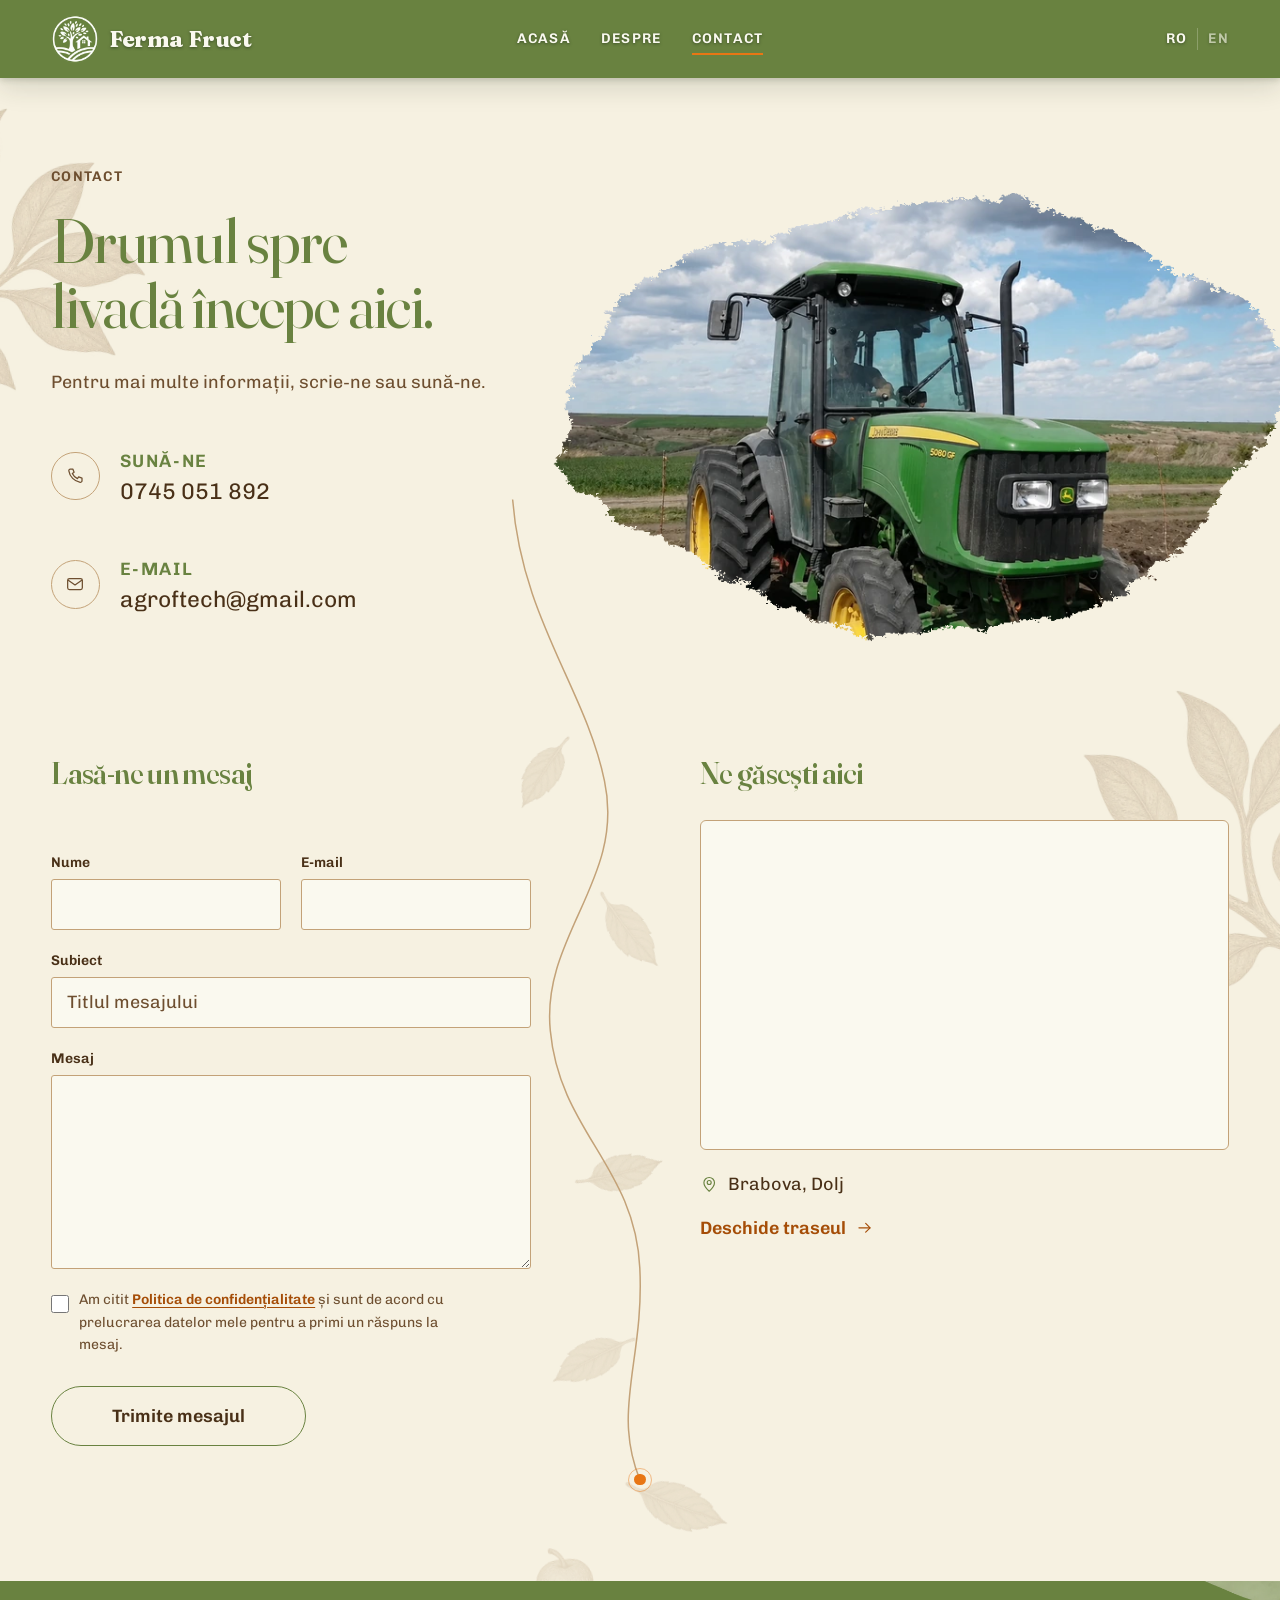
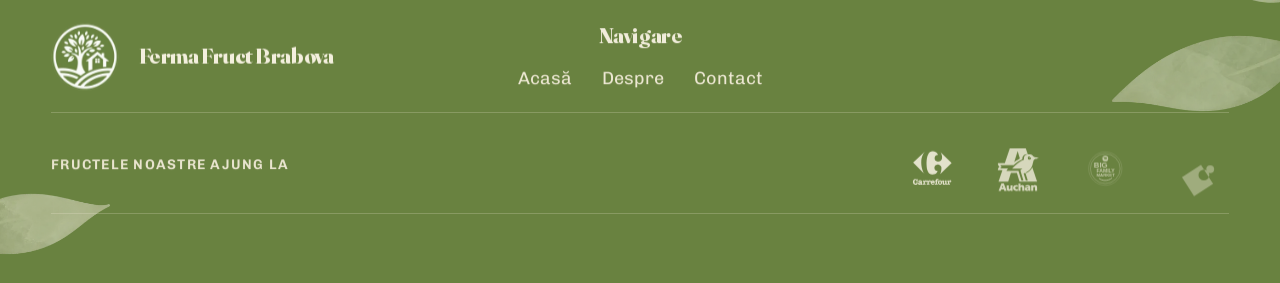
<file: contact.html>
<!DOCTYPE html>
<html lang="ro" class="no-js">

<head>
  <meta charset="UTF-8">
  <!-- viewport-fit=cover: fără el env(safe-area-inset-*) e 0, marginea nu ocolește crestătura în peisaj. -->
  <meta name="viewport" content="width=device-width, initial-scale=1.0, viewport-fit=cover">

  <!-- Scoate .no-js înainte de prima pictare, altfel bara de meniu clipește. -->
  <script>document.documentElement.classList.remove('no-js');</script>

  <title>Contact — Ferma Fruct Brabova</title>
  <meta name="description" content="Scrie-ne sau sună-ne: formular de contact, harta livezii și drumul până la Ferma Fruct Brabova, județul Dolj.">

  <link rel="canonical" href="https://fermafruct.com/contact">

  <!-- contact.css vine ULTIMUL; CSS de contact nu se scrie în style.css. -->
  <link rel="stylesheet" href="css/normalize.css?v=20260825-launch-1">
  <link rel="stylesheet" href="css/tokens.css?v=20260825-launch-1">
  <link rel="stylesheet" href="css/base.css?v=20260825-launch-1">
  <link rel="stylesheet" href="css/style.css?v=20260826-film-pad-1">
  <link rel="stylesheet" href="css/contact.css?v=20260824-road-motion-2">

  <!-- Doar setul latin; latin-ext (ș, ț) vine mai târziu via unicode-range. -->
  <link rel="preload" href="fonts/fraunces-var-latin.woff2" as="font" type="font/woff2" crossorigin>

  <!-- Open Graph: cum arată linkul când e distribuit pe Facebook sau WhatsApp -->
  <meta property="og:site_name" content="Ferma Fruct Brabova">
  <meta property="og:title" content="Contact — Ferma Fruct Brabova">
  <meta property="og:description" content="Drumul spre livadă începe aici. Scrie-ne sau sună-ne pentru mai multe informații.">
  <meta property="og:image" content="https://fermafruct.com/img/og-ferma-fruct-1200.jpg">
  <!-- Lățimea și înălțimea scutesc Facebook de o primă preluare a imaginii; fără ele prima distribuire apare fără poză. -->
  <meta property="og:image:width" content="1200">
  <meta property="og:image:height" content="630">
  <meta property="og:image:alt" content="Caise coapte, roșii și portocalii, pe o creangă cu frunze verzi în livada Fermei Fruct Brabova.">
  <meta property="og:url" content="https://fermafruct.com/contact">
  <meta property="og:type" content="website">
  <meta property="og:locale" content="ro_RO">
  <meta property="og:locale:alternate" content="en_GB">

  <!-- Perechea de limbi a ACESTEI pagini, nu a site-ului: fiecare pagină își
       arată propriul echivalent. x-default e româna, limba fermei. -->
  <link rel="alternate" hreflang="ro" href="https://fermafruct.com/contact">
  <link rel="alternate" hreflang="en" href="https://fermafruct.com/en/contact">
  <link rel="alternate" hreflang="x-default" href="https://fermafruct.com/contact">

  <meta name="twitter:card" content="summary_large_image">

  <link rel="icon" type="image/png" sizes="32x32" href="favicon-32.png">
  <link rel="icon" type="image/png" sizes="512x512" href="favicon.png">
  <link rel="shortcut icon" href="favicon.ico">
  <link rel="apple-touch-icon" href="apple-touch-icon.png">
  <meta name="theme-color" content="#3E6027">

  <!-- Datele fermei. Strada lipsește din tot fișierul fiindcă ferma nu a dat-o
       încă: un câmp lipsă e corect, unul ghicit nu. Telefonul e în format
       internațional, cerut de schema.org. Coordonatele sunt aceleași cu harta
       din contact.html; dacă se schimbă una, se schimbă amândouă. -->
  <script type="application/ld+json">
    {
      "@context": "https://schema.org",
      "@type": "Farm",
      "@id": "https://fermafruct.com/#ferma",
      "name": "Ferma Fruct Brabova",
      "url": "https://fermafruct.com/",
      "logo": "https://fermafruct.com/img/logo-320.webp",
      "image": "https://fermafruct.com/img/og-ferma-fruct-1200.jpg",
      "description": "Livadă de cireșe, pere, prune și caise la Brabova, în județul Dolj.",
      "telephone": "+40745051892",
      "email": "agroftech@gmail.com",
      "sameAs": [
        "https://www.facebook.com/ferma.fruct"
      ],
      "address": {
        "@type": "PostalAddress",
        "addressLocality": "Brabova",
        "addressRegion": "Dolj",
        "addressCountry": "RO"
      },
      "geo": {
        "@type": "GeoCoordinates",
        "latitude": 44.375004,
        "longitude": 23.457348
      },
      "hasMap": "https://www.google.com/maps?q=44.375004,23.457348",
      "areaServed": "România"
    }
  </script>
</head>

<!-- .page-inner: pagină fără hero. Fără ea, --p rămâne 0 (main.js îl publică
     numai când există .hero) și antetul e text crem pe hârtie cremă. -->
<body class="page-inner">

  <!-- DIRECTION CONTRACT — nu șterge. Vezi index.html pentru contractul întreg.
       CONȚINUT DE SCRIS: numai strada exactă mai lipsește — vezi „Still open"
       în DESIGN.md. Telefonul, e-mailul, harta și adresa serviciului de
       formulare sunt cele reale ale fermei. -->

  <a class="skip" href="#main">Sari la conținut</a>

  <header class="site-header">
    <div class="site-header__inner">

      <a class="brand" href="index.html" aria-label="Ferma Fruct Brabova, pagina principală">
        <img class="brand__mark" src="img/logo-160.webp?v=20260822-logo-1" srcset="img/logo-160.webp?v=20260822-logo-1 160w, img/logo-320.webp?v=20260822-logo-1 320w"
             sizes="48px" width="320" height="320" alt="" loading="eager">
        <span class="brand__word" aria-hidden="true">Ferma Fruct</span>
      </a>

      <!-- Linkuri absolute la fișier (index.html#...): secțiunile alea nu există aici. -->
      <nav class="nav" aria-label="Navigare principală">
        <ul class="nav__list">
          <li><a class="nav__link" href="index.html#acasa">Acasă</a></li>
          <li><a class="nav__link" href="despre.html">Despre</a></li>
          <li><a class="nav__link" href="contact.html" aria-current="page">Contact</a></li>
        </ul>
      </nav>

      <!-- Limba curentă e <span>, cealaltă e <a>: pagina nu se leagă de ea
           însăși. Linkul duce la pagina pereche, nu la prima pagină engleză. -->
      <p class="lang">
        <span class="visually-hidden">Limba paginii:</span>
        <span class="lang__current is-lang-here">RO</span>
        <a class="lang__soon is-lang-away" href="en/contact.html" lang="en" hreflang="en">EN</a>
      </p>

      <!-- aria-expanded scris în HTML, nu adăugat de JS, ca să existe de la prima pictare. -->
      <button class="burger" type="button" aria-expanded="false" aria-controls="meniu">
        <span class="visually-hidden">Meniu</span>
        <svg class="burger__icon" viewBox="0 0 24 24" fill="none" stroke="currentColor" stroke-width="1.5"
             stroke-linecap="round" aria-hidden="true">
          <path d="M3.5 7h17" />
          <path d="M3.5 12h17" />
          <path d="M3.5 17h17" />
        </svg>
      </button>

    </div>
  </header>

  <!-- MENIUL LATERAL — frate al antetului, nu copil: ca fiu ar moșteni
       stivuirea lui și ar rămâne sub bandă. main.js îi pune inert când e închis. -->
  <div class="drawer" id="meniu" inert>

    <div class="drawer__scrim" data-drawer-close></div>

    <nav class="drawer__panel" aria-label="Meniu">

      <img class="drawer__leaf" src="img/leaf-480.webp" width="480" height="480" alt="" aria-hidden="true"
           loading="lazy" decoding="async">

      <div class="drawer__top">
        <img class="drawer__mark" src="img/logo-160.webp?v=20260822-logo-1" srcset="img/logo-160.webp?v=20260822-logo-1 160w, img/logo-320.webp?v=20260822-logo-1 320w"
             sizes="44px" width="320" height="320" alt="" loading="lazy">

        <button class="drawer__close" type="button" data-drawer-close>
          <span class="visually-hidden">Închide meniul</span>
          <svg class="burger__icon" viewBox="0 0 24 24" fill="none" stroke="currentColor" stroke-width="1.5"
               stroke-linecap="round" aria-hidden="true">
            <path d="M6 6l12 12" />
            <path d="M18 6L6 18" />
          </svg>
        </button>
      </div>

      <ul class="drawer__list">
        <li><a class="drawer__link" href="index.html#acasa">Acasă</a></li>
        <li><a class="drawer__link" href="despre.html">Despre</a></li>
        <li><a class="drawer__link" href="contact.html" aria-current="page">Contact</a></li>
      </ul>

      <p class="drawer__lang">
        <span class="visually-hidden">Limba paginii:</span>
        <span class="drawer__lang-now is-lang-here">RO</span>
        <a class="drawer__lang-soon is-lang-away" href="en/contact.html" lang="en" hreflang="en">EN</a>
      </p>

    </nav>
  </div>

  <main id="main" class="contact">

    <!-- 1. REACH — titlul paginii, datele de contact, fotografia.
         href="tel:" poartă numărul în format internațional (+40, fără primul
         zero), altfel apelul pică de pe o cartelă străină; textul rămâne cel
         local. .line__value e stilizat și ca <span>, și ca <a>. -->
    <section class="reach">
      <div class="reach__inner">

        <div class="reach__tell">

          <p class="reach__eyebrow">Contact</p>

          <h1 class="reach__title">Drumul spre livadă începe aici.</h1>

          <!-- Cratimele sunt U+2011 (nu rup rândul); cu cratima obișnuită
               rândul s-ar tăia și s-ar citi ca despărțire în silabe greșită. -->
          <p class="reach__lead">Pentru mai multe informații,
            scrie‑ne sau sună‑ne.</p>

          <!-- Sigle desenate de mână, grosime de linie 1.5 ca la butonul de meniu. -->
          <ul class="reach__lines">

            <li class="line">
              <span class="line__mark">
                <svg viewBox="0 0 24 24" fill="none" stroke="currentColor" stroke-width="1.5"
                     stroke-linecap="round" stroke-linejoin="round" aria-hidden="true" focusable="false">
                  <path d="M6.4 3.6h3l1.5 4-2.1 1.5a12.4 12.4 0 0 0 6.1 6.1l1.5-2.1 4 1.5v3a2 2 0 0 1-2.2 2A16.6 16.6 0 0 1 4.6 5.8a2 2 0 0 1 1.8-2.2z"/>
                </svg>
              </span>
              <span class="line__body">
                <span class="line__label">Sună-ne</span>
                <a class="line__value" href="tel:+40745051892">0745 051 892</a>
              </span>
            </li>

            <li class="line">
              <span class="line__mark">
                <svg viewBox="0 0 24 24" fill="none" stroke="currentColor" stroke-width="1.5"
                     stroke-linecap="round" stroke-linejoin="round" aria-hidden="true" focusable="false">
                  <rect x="3.2" y="5.4" width="17.6" height="13.2" rx="2.2"/>
                  <path d="M3.9 7.4 12 13.1l8.1-5.7"/>
                </svg>
              </span>
              <span class="line__body">
                <span class="line__label">E-mail</span>
                <a class="line__value" href="mailto:agroftech@gmail.com">agroftech@gmail.com</a>
              </span>
            </li>

          </ul>
        </div>

        <!-- Marginea negativă e --bleed: distanța până la marginea geamului.
             Sursa e 960x540 (16:9), iar cutia e 8:5 — object-fit taie ~10%
             stânga-dreapta; masca (blob-f1) e tot 8:5, deci nu se regenerează
             nimic. Peste ~900px de cutie fotografia rămâne sub 2x: trebuie un
             cadru mai mare de la fermă. -->
        <figure class="reach__frame">
          <img class="reach__photo" src="img/tractor-contact-960.webp"
               srcset="img/tractor-contact-720.webp 720w, img/tractor-contact-960.webp 960w"
               sizes="(min-width: 80em) 58rem, (min-width: 48em) 42rem, 95vw" width="960" height="540"
               alt="Tractorul verde al fermei oprit pe pământul arat dintre rândurile tinere de pomi."
               fetchpriority="high" decoding="async">
        </figure>

      </div>
    </section>


    <!-- 2. MEET — formularul și harta, unul lângă altul.

         Formularul postează la Web3Forms: Cloudflare Pages nu rulează cod pe
         server, deci nu are unde să ajungă altundeva. Cheia (access_key) e
         publică prin construcție — ea spune serviciului către ce cutie poștală
         să trimită, nu deschide nimic.

         Trimiterea o face contact.js prin fetch, ca omul să rămână pe pagină.
         Fără script, formularul postează normal și browserul ajunge pe pagina
         de confirmare a serviciului: mai urât, dar mesajul tot pleacă — de
         aceea action= și method= sunt scrise aici, nu puse din JS. -->
    <section class="meet">
      <div class="meet__inner">

        <div class="write">
          <h2 class="write__title">Lasă-ne un mesaj</h2>
          <p class="write__lead">Completează datele, iar noi revenim către tine.</p>

          <form class="form" method="post" action="https://api.web3forms.com/submit">

            <!-- Cele trei câmpuri ale serviciului. access_key spune unde ajunge
                 mesajul; from_name e numele expeditorului din inbox-ul fermei;
                 botcheck e capcana pentru roboți — un robot bifează tot ce
                 găsește în formular, iar serviciul aruncă trimiterea dacă vine
                 bifată. Rămâne ascunsă din CSS, nu din atributul hidden: un
                 input hidden n-ar fi bifabil, deci n-ar prinde nimic. -->
            <input type="hidden" name="access_key" value="2c642312-de90-4ac6-84e6-ede4f378c489">
            <input type="hidden" name="from_name" value="Formular — fermafruct.com">
            <input class="form__trap" type="checkbox" name="botcheck" tabindex="-1" autocomplete="off" aria-hidden="true">

            <!-- Se rup singure când nu mai încap (flex-wrap), fără media query. -->
            <div class="form__pair">
              <div class="field">
                <label class="field__label" for="nume">Nume</label>
                <input class="field__input" id="nume" name="name" type="text"
                       autocomplete="name" required>
              </div>

              <!-- Se cheamă exact „email": serviciul ia din câmpul cu numele
                   ăsta adresa de răspuns a mesajului, deci Reply din inboxul
                   fermei pleacă direct către vizitator. Formularul cere numai
                   e-mail, nu și telefon. -->
              <div class="field">
                <label class="field__label" for="email">E-mail</label>
                <input class="field__input" id="email" name="email" type="email"
                       autocomplete="email" required>
              </div>
            </div>

            <!-- „subject" e și linia de subiect a e-mailului care ajunge la
                 fermă. Lăsat gol, contact.js îi pune „Mesaj de pe site". -->
            <div class="field">
              <label class="field__label" for="subiect">Subiect</label>
              <input class="field__input" id="subiect" name="subject" type="text"
                     placeholder="Titlul mesajului">
            </div>

            <div class="field">
              <label class="field__label" for="mesaj">Mesaj</label>
              <textarea class="field__input field__input--area" id="mesaj" name="message"
                        rows="6" required></textarea>
            </div>

            <div class="form__consent">
              <input class="form__consent-check" id="acord-confidentialitate" name="privacy_consent"
                     type="checkbox" value="Da" required>
              <label class="form__consent-label" for="acord-confidentialitate">
                Am citit <a href="politica-de-confidentialitate.html">Politica de confidențialitate</a>
                și sunt de acord cu prelucrarea datelor mele pentru a primi un răspuns la mesaj.
              </label>
            </div>

            <!-- Varianta pe hârtie a butonului din hero: brun în repaus pentru contrast. -->
            <button class="btn btn--ink" type="submit">Trimite mesajul</button>

            <!-- Gol în repaus și fără înălțime proprie, ca butonul să nu se
                 miște când apare răspunsul. role="status" îl citește cititorul
                 de ecran fără să întrerupă ce spunea. -->
            <p class="form__status" role="status" aria-live="polite"></p>

          </form>
        </div>

        <div class="place">
          <h2 class="place__title">Ne găsești aici</h2>

          <!-- Interogarea conține numai coordonatele: linkul lung Google avea
               și identificatorul localității, iar Maps alegea localitatea în
               locul pinului pus manual. hl= fixează limba din hartă: fără el
               Google o alege după server și scria franțuzește. -->
          <div class="place__map">
            <iframe
              src="https://www.google.com/maps?q=44.375004%2C23.457348&amp;z=18&amp;hl=ro&amp;output=embed"
              width="600" height="450" style="border:0;" allowfullscreen
              loading="lazy" referrerpolicy="strict-origin-when-cross-origin"
              title="Harta fermei la coordonatele 44.375004, 23.457348"></iframe>
          </div>

          <p class="place__where">
            <svg class="place__pin" viewBox="0 0 24 24" fill="none" stroke="currentColor" stroke-width="1.5"
                 stroke-linecap="round" stroke-linejoin="round" aria-hidden="true" focusable="false">
              <path d="M12 21.2s6.9-6.3 6.9-11.1a6.9 6.9 0 1 0-13.8 0c0 4.8 6.9 11.1 6.9 11.1z"/>
              <circle cx="12" cy="9.8" r="2.6"/>
            </svg>
            Brabova, Dolj
          </p>

          <!-- Aceleași coordonate ca harta de mai sus. -->
          <a class="place__route"
             href="https://www.google.com/maps/dir/?api=1&amp;destination=44.375004%2C23.457348"
             target="_blank" rel="noopener noreferrer">
            Deschide traseul
            <span class="visually-hidden">(se deschide într-o filă nouă)</span>
            <svg class="place__arrow" viewBox="0 0 24 24" fill="none" stroke="currentColor" stroke-width="1.6"
                 stroke-linecap="round" stroke-linejoin="round" aria-hidden="true" focusable="false">
              <path d="M4 12h15"/>
              <path d="m13.2 6 6 6-6 6"/>
            </svg>
          </a>
        </div>

      </div>
    </section>


    <!-- DESENELE DE FUNDAL — multiply pe fundal crem, sub text (z-index: -1).
         Nu pune z-index, opacity sau transform pe secțiunile care le găzduiesc:
         oricare dintre ele face context de stivuire și desenul rămâne alb. -->
    <img class="motif motif--branch-left" src="img/branch-1024.webp" width="1024" height="768"
         alt="" aria-hidden="true" loading="lazy" decoding="async">
    <img class="motif motif--branch-right" src="img/branch-1024.webp" width="1024" height="768"
         alt="" aria-hidden="true" loading="lazy" decoding="async">

    <!-- Frunzele cresc DIN drum: prinse cu codița de linie, poziția vine din
         aceleași coordonate ca „d" — vezi contact.css secțiunea 7. Un singur
         măr, la capătul drumului lângă punctul portocaliu. -->
    <img class="motif motif--road motif--road-leaf-a" src="img/leaf-480.webp" width="480" height="480"
         alt="" aria-hidden="true" loading="lazy" decoding="async">
    <img class="motif motif--road motif--road-leaf-b" src="img/leaf-480.webp" width="480" height="480"
         alt="" aria-hidden="true" loading="lazy" decoding="async">
    <img class="motif motif--road motif--road-leaf-c" src="img/leaf-480.webp" width="480" height="480"
         alt="" aria-hidden="true" loading="lazy" decoding="async">
    <img class="motif motif--road motif--road-leaf-d" src="img/leaf-480.webp" width="480" height="480"
         alt="" aria-hidden="true" loading="lazy" decoding="async">
    <img class="motif motif--road motif--road-leaf-e" src="img/leaf-480.webp" width="480" height="480"
         alt="" aria-hidden="true" loading="lazy" decoding="async">
    <img class="motif motif--road motif--road-apple" src="img/apple-480.webp" width="480" height="480"
         alt="" aria-hidden="true" loading="lazy" decoding="async">

    <!-- DRUMUL — linia care coboară de sub fotografie până lângă buton.
         SVG întins cu preserveAspectRatio="none", deci coordonatele viewBox
         sunt procente din pagină (500 = jumătate orizontal, 936 = 93,6%
         vertical); se întinde singur fără JavaScript.
         vector-effect="non-scaling-stroke": fără el, întinderea neuniformă ar
         face linia groasă pe verticală și subțire pe orizontală.
         Desenarea la intrare e clip-path pe <svg>, nu stroke-dasharray —
         motivul e în contact.css secțiunea 8.
         Punctul portocaliu e element separat: în SVG-ul întins ar ieși oval. -->
    <svg class="road" viewBox="0 0 1000 1000" preserveAspectRatio="none" aria-hidden="true" focusable="false">
      <path class="road__line" fill="none"
            d="M392 316 C400 392 454 436 470 494 C488 556 416 592 424 652 C432 716 496 738 500 802 C504 860 476 892 500 936" />
    </svg>
    <span class="road__stop" aria-hidden="true"></span>

  </main>

  <!-- SUBSOL — copie a celui din index.html. Orice modificare se face în
       AMBELE fișiere; nu există include, e HTML scris de mână. -->
  <footer class="site-footer">

    <!-- Decorative (alt gol, aria-hidden). Copii direct ai subsolului, nu ai __inner, altfel ar intra în reveal-ul din main.js și ar sări la derulare. -->
    <img class="site-footer__leaf site-footer__leaf--top"
         src="img/top-leaf-branch-1024.webp"
         srcset="img/top-leaf-branch-640.webp 640w, img/top-leaf-branch-1024.webp 1024w"
         sizes="(min-width: 85em) 40vw, 30vw" width="1024" height="768"
         alt="" aria-hidden="true" loading="lazy" decoding="async">

    <img class="site-footer__leaf site-footer__leaf--bottom"
         src="img/bottom-leaf-branch-1024.webp"
         srcset="img/bottom-leaf-branch-640.webp 640w, img/bottom-leaf-branch-1024.webp 1024w"
         sizes="(min-width: 85em) 40vw, 26vw" width="1024" height="768"
         alt="" aria-hidden="true" loading="lazy" decoding="async">

    <div class="site-footer__inner">

      <div class="site-footer__lead">
        <img class="site-footer__mark" src="img/logo-160.webp?v=20260822-logo-1" width="320" height="320" alt="" loading="lazy">
        <p class="site-footer__name">Ferma Fruct Brabova</p>
      </div>

      <nav class="site-footer__nav" aria-label="Navigare în subsol">
        <h2 class="site-footer__heading">Navigare</h2>
        <ul class="site-footer__links">
          <li><a class="site-footer__nav-link" href="index.html#acasa">Acasă</a></li>
          <li><a class="site-footer__nav-link" href="despre.html">Despre</a></li>
          <li><a class="site-footer__nav-link" href="contact.html" aria-current="page">Contact</a></li>
        </ul>
      </nav>

    </div>

    <!-- SVG inline ca fill/stroke să primească currentColor. Albul din siglă
         e var(--knockout). Nu înlocui cu mask-image: siglele nu se văd în Firefox. -->
    <div class="partners">
      <h2 class="partners__label">Fructele noastre ajung la</h2>

      <ul class="partners__list">
        <li class="partners__item">
          <svg class="partners__logo" viewBox="0 0 192.756 192.756" role="img" aria-label="Carrefour" focusable="false">
            <g fill-rule="evenodd" clip-rule="evenodd"><path d="M64.926 33.533S50.69 48.431 50.69 77.235s12.581 47.343 12.581 47.343L17.25 77.897l47.676-44.364z" fill="currentColor"/><path d="M72.541 78.559c1.282-29.769 8.394-48.683 26.586-47.899C117.318 31.444 120 46.14 120 46.14s-13.189-1.562-13.801 12.661c-.613 14.223 13.279 14.821 13.609 14.835s13.176-1.103 16.299-10.969c4.197-13.263-5.297-27.811-5.297-27.811l45.688 44.695-47.012 45.358s5.959-11.258 4.635-27.148c-.859-10.313-14.236-12.25-14.568-12.25-.33 0-14.236 0-14.236 14.236s13.244 13.242 13.244 13.242-3.311 14.568-21.52 14.568c-18.21.002-24.5-19.202-24.5-48.998zM18.277 149.707c1.689-2.584 4.669-3.941 7.748-3.941 2.251 0 4.139.695 5.662 2.352l.066-.066c-.166-1.258.728-2.152 2.052-2.152 1.259 0 2.12.861 2.12 2.119 0 1.125-.265 2.219-.265 3.344 0 .895.265 1.787.265 2.682 0 1.523-1.424 2.285-2.782 2.285-1.788 0-2.582-.828-2.516-2.615.034-.961.034-1.424-.596-2.186-.695-.828-1.788-1.027-2.814-1.027-3.079 0-4.602 1.955-4.602 7.352 0 5.064 1.523 7.152 4.768 7.152.894 0 1.887-.133 2.549-.762.794-.729.828-1.457.828-2.451 0-.762 0-1.357.43-2.02.431-.662 1.225-.928 2.02-.928 2.152 0 3.112 1.557 3.112 3.543 0 5-4.734 7.318-9.171 7.318-3.013 0-5.927-.861-8.046-3.146-1.986-2.152-2.848-5.76-2.848-8.641 0-2.616.564-5.995 2.02-8.212zM44.596 156.096c0 1.523-1.457 2.219-2.847 2.219-1.623 0-3.046-1.158-3.046-2.848 0-2.086 2.119-3.973 7.218-3.973 1.655 0 3.907.166 5.364.994 1.754.992 2.119 2.582 2.119 5.098v6.225c0 1.291.199 1.557.563 1.557.265 0 .53-.066.795-.066 1.06 0 1.655.895 1.655 1.854 0 1.855-1.854 2.551-3.411 2.551-1.522 0-3.211-.562-3.773-2.119-1.557 1.49-3.577 2.119-5.663 2.119-3.013 0-5.893-1.59-5.893-4.967 0-7.848 10.264-3.775 10.264-8.145 0-1.26-1.159-1.855-2.251-1.855-.563 0-1.093.1-1.093.762v.594h-.001zm3.344 5.595c-.96 1.027-4.801.529-4.801 2.285 0 1.158.927 1.557 1.887 1.557 1.954 0 2.914-1.16 2.914-3.113v-.729zM64.356 155.898h.066c.53-2.715 2.55-4.238 5.331-4.238 2.317 0 4.37 1.754 4.37 4.139 0 1.688-1.06 3.244-2.847 3.244-1.258 0-2.318-.828-2.318-2.152 0-.463.199-.895.397-1.291-3.708-.266-3.808 4.768-3.808 7.416 0 1.955.198 2.318.596 2.318.166 0 .331-.066.497-.133.198-.066.397-.1.596-.1 1.093 0 1.457.895 1.457 1.889 0 1.258-.563 2.283-1.655 2.283-1.788 0-3.112-.33-4.47-.33-1.258 0-2.516.33-3.708.33-1.092 0-1.655-1.025-1.655-2.283 0-.994.364-1.889 1.457-1.889.231 0 .397.066.596.1.166.033.331.133.497.133.397 0 .596-.33.596-2.318v-4.768c0-2.053-.166-2.316-.596-2.316-.331 0-.663.23-1.093.23-1.093 0-1.457-.895-1.457-1.887 0-1.258.563-2.285 1.655-2.285.96 0 1.623.332 2.285.332.728 0 1.423-.332 2.185-.332.729 0 1.026.232 1.026 1.424v2.484z" fill="currentColor"/><path d="M80.572 155.898h.066c.529-2.715 2.549-4.238 5.331-4.238 2.317 0 4.371 1.754 4.371 4.139 0 1.688-1.06 3.244-2.848 3.244-1.259 0-2.318-.828-2.318-2.152 0-.463.199-.895.397-1.291-3.708-.266-3.808 4.768-3.808 7.416 0 1.955.199 2.318.596 2.318.165 0 .331-.066.496-.133.199-.066.397-.1.597-.1 1.092 0 1.457.895 1.457 1.889 0 1.258-.563 2.283-1.656 2.283-1.788 0-3.112-.33-4.47-.33-1.258 0-2.517.33-3.708.33-1.092 0-1.655-1.025-1.655-2.283 0-.994.364-1.889 1.457-1.889.232 0 .398.066.596.1.166.033.332.133.497.133.397 0 .596-.33.596-2.318v-4.768c0-2.053-.166-2.316-.596-2.316-.331 0-.662.23-1.093.23-1.092 0-1.457-.895-1.457-1.887 0-1.258.563-2.285 1.655-2.285.96 0 1.623.332 2.285.332.729 0 1.424-.332 2.186-.332.729 0 1.026.232 1.026 1.424v2.484zM96.397 161.527c-.86 0-.96.131-.96.693 0 1.889 1.49 3.312 3.411 3.312 1.158 0 1.756-.299 2.682-1.291 1.061-1.127 1.424-1.326 2.516-1.326 1.293 0 2.285.762 2.285 2.088 0 2.516-3.244 4.701-7.549 4.701-5.43 0-8.807-3.643-8.807-9.006 0-5.232 3.245-9.205 8.674-9.205 5.1 0 7.98 3.047 7.98 7.947 0 1.521-.199 2.086-2.186 2.086h-8.046v.001zm3.941-3.675c.762 0 .828-.199.828-.562 0-.895-.828-2.053-2.484-2.053-1.688 0-3.079 1.291-3.079 2.152 0 .43.43.463 1.391.463h3.344zM110.66 156.957c0-1.291-.1-1.291-1.125-1.291-1.293 0-2.02-.299-2.02-1.754 0-1.357.496-1.955 1.854-1.955 1.258 0 1.291-.131 1.324-1.092.133-3.609 3.244-5.1 6.523-5.1 1.092 0 2.449.199 3.41.695 1.125.596 1.986 1.656 1.986 2.947 0 1.457-.994 2.582-2.484 2.582-1.092 0-2.25-.762-2.25-1.953 0-.363.1-.562.297-.895-.23-.1-.396-.133-.662-.133-1.225 0-1.654.729-1.654 1.889 0 1.059.066 1.059 1.125 1.059 1.986 0 2.352.531 2.352 1.789 0 1.521-.432 1.92-2.781 1.92-.598 0-.695.396-.695 1.291v6.059c0 1.988.131 2.318.596 2.318.199 0 .363-.066.529-.133.166-.033.365-.1.562-.1 1.094 0 1.457.895 1.457 1.889 0 1.258-.562 2.283-1.953 2.283-1.424 0-2.748-.33-4.105-.33-1.258 0-2.518.297-3.609.33-1.258 0-1.82-1.025-1.82-2.283 0-.994.363-1.889 1.457-1.889.23 0 .43.066.596.1.197.066.363.133.496.133.529 0 .596-.695.596-2.318v-6.058h-.002z" fill="currentColor"/><path d="M137.186 160.4c0 5.496-2.781 9.305-8.574 9.305-5.762 0-8.842-3.443-8.842-9.105 0-5.629 3.08-9.105 8.809-9.105 5.429-.001 8.607 3.575 8.607 8.905zm-11.952.2c0 3.84 1.721 4.934 3.078 4.934 1.16 0 2.152-.332 2.682-1.424.496-1.027.729-2.385.729-3.51 0-3.842-1.457-4.934-3.244-4.934-1.557 0-3.245 1.225-3.245 4.934zM144.795 161.725c0 .695 0 1.855.396 2.518a2.241 2.241 0 0 0 1.855 1.025 2.83 2.83 0 0 0 2.383-1.324c.695-1.059.762-2.186.762-3.41v-2.285c0-1.787-.133-2.316-.596-2.316-.166 0-.33.064-.496.1-.199.064-.365.131-.596.131-1.094 0-1.457-.895-1.457-1.887 0-1.258.562-2.285 2.02-2.285 1.092 0 1.82.332 2.914.332.893 0 1.521-.332 2.35-.332.861 0 1.061.365 1.061 1.094v9.932c0 1.988.23 2.318.596 2.318.33 0 .662-.232 1.092-.232 1.094 0 1.457.895 1.457 1.889 0 1.258-.562 2.283-1.953 2.283-.828 0-1.59-.33-2.352-.33-.729 0-1.457.33-2.086.33-.828 0-1.191-.562-1.191-1.092v-1.324h-.066c-1.225 1.82-3.609 2.848-5.826 2.848-3.412 0-5.463-1.986-5.463-5.332v-6.125c0-2.02-.232-2.316-.598-2.316-.166 0-.33.064-.496.1-.199.064-.363.131-.596.131-1.092 0-1.457-.895-1.457-1.887 0-1.258.562-2.285 2.119-2.285 1.059 0 1.92.332 3.014.332 1.025 0 1.521-.332 2.35-.332.861 0 .861.629.861 1.49v8.241h-.001z" fill="currentColor"/><path d="M165.318 155.898h.066c.529-2.715 2.549-4.238 5.33-4.238 2.318 0 4.371 1.754 4.371 4.139 0 1.688-1.059 3.244-2.848 3.244-1.258 0-2.316-.828-2.316-2.152 0-.463.197-.895.396-1.291-3.709-.266-3.809 4.768-3.809 7.416 0 1.955.199 2.318.598 2.318.164 0 .33-.066.496-.133.199-.066.396-.1.596-.1 1.092 0 1.457.895 1.457 1.889 0 1.258-.562 2.283-1.656 2.283-1.787 0-3.111-.33-4.469-.33-1.258 0-2.518.33-3.709.33-1.092 0-1.654-1.025-1.654-2.283 0-.994.363-1.889 1.457-1.889.23 0 .396.066.596.1.164.033.33.133.496.133.396 0 .596-.33.596-2.318v-4.768c0-2.053-.166-2.316-.596-2.316-.332 0-.662.23-1.092.23-1.094 0-1.457-.895-1.457-1.887 0-1.258.562-2.285 1.654-2.285.961 0 1.623.332 2.285.332.729 0 1.424-.332 2.186-.332.729 0 1.025.232 1.025 1.424v2.484h.001z" fill="currentColor"/></g>
          </svg>
        </li>
        <li class="partners__item">
          <svg class="partners__logo" viewBox="0 0 192.756 192.756" role="img" aria-label="Auchan" focusable="false">
            <g fill-rule="evenodd" clip-rule="evenodd"><path d="M30.742 98.49l-16.15 47.006h40.002l11.371-36.27h24.696l10.892 36.27h73.07s-20.121-58.968-20.131-58.952c-3.66 7.075-10.688 17.559-25.492 24.614l-.891-2.82c5.49-2.604 20.863-11.016 27.043-31.397.602-2.233 3.361-13.726 3.705-15.444.344-1.717 1.418-5.75 4.768-8.112 4.104-2.999 7.551-.396 16.475-4.482.963-.354.955-.667-.004-1.024-2.469-.987-6.99-2.589-12.537-2.568-3.432.013-5.363-.792-8.354-3.739-1.467-1.448-4.83-8.826-17.863-8.826-1.875 0-3.889.07-5.48.388l-8.382-24.63H61.487L40.726 69.185l-28.642-.014c-.654 6.07 2.117 11.732 6.82 14.963-4.545 3.122-7.336 8.496-6.928 14.333l18.766.023zM174.188 176.451c0 4.033.197 7.369.197 7.369h-8.693l-.027-11.158c0-3.795-1.139-5.156-3.217-5.156-2.723 0-4.121 2.059-4.121 6.395l-.016 9.92h-8.535c.266-6.641.008-16.609-.203-22.756h7.711s.172.918.172 2.402l-.008.863c1.059-1.459 4.223-3.945 8.037-3.754 3.812.189 6.57 2.023 7.777 4.535.684 1.422.887 3.576.934 5.178l-.008 6.162zM64.824 180.939c-1.323 1.463-4.313 3.543-7.731 3.293-4.815-.355-8.609-2.512-8.609-9.631l.019-13.533h8.59l.005 11.16c0 3.795 1.035 5.154 3.115 5.154 2.722 0 4.037-2.486 4.037-6.395l.007-9.92h8.461c-.266 6.641-.008 16.609.204 22.756h-7.711c-.429-.702-.387-2.884-.387-2.884zM138.887 180.959c0 2.029.166 2.871.166 2.871h7.377s-.205-3.896-.209-11.469c0-.105.039-4.766-.57-6.09s-1.877-4.436-7.311-5.516-11.199.984-12.057 1.623v5.604s3.736-2.029 6.629-2.029c2.188 0 5.27.145 5.432 3.35 0 0-1.139-.041-2.787-.041-5.305 0-11.957 1.016-12.076 7.479-.092 5.057 4.359 7.408 8.268 7.297-.001-.001 4.487.237 7.138-3.079zM112.797 172.678c0-3.799-1.336-5.119-3.139-5.119-2.725 0-4.125 2.018-4.125 6.359l.016 9.902h-8.453l-.016-29.398h8.512l.027 8.949c1.422-1.26 3.982-2.928 7.096-2.771 3.809.191 8.684 1.951 8.684 10.162v13.059h-8.602v-11.143zM93.955 168.459c-3.071-2.471-10.508-2.215-10.508 3.699 0 6.59 8.056 6.406 11.104 4.162l.222 6.455c-4.326 2.242-19.95 3.008-19.95-10.494 0-13.51 15.405-12.818 19.707-10.238l-.575 6.416zM26.141 177.906l-2.178 5.989h-9.111l11.656-30.301h9.952l11.655 30.23h-9.603l-2.111-5.918h-10.26z" fill="currentColor"/><path d="M34.073 171.135l-2.758-8.67-2.819 8.681 5.577-.011zM118.602 111.711l9.121 30.113h8.033l-9.902-32.508c-1.909.834-4.563 1.717-7.252 2.395zM149.189 45.71l-6.723 3.322c-.709.34-1.029.028-.711-.691l3.115-6.683a6.903 6.903 0 0 0-9.011 6.574 6.904 6.904 0 1 0 13.33-2.522z" style="fill:var(--knockout)"/><path d="M133.012 32.213a.725.725 0 0 1 .854.554c.082.384-.186.757-.57.838-10.961 2.645-13.969 11.879-13.572 17.752.061.899.197 2.373.414 3.019-17.264 8.219-32.22 17.609-49.391 37.93l42.913-.016c-2.576 1.546-5.428 3.869-8.584 6.574l4.064 14.301 8.641 28.615-8.217-.057-12.33-40.389H47.338c1.718-4.059 4.63-8.01 7.122-10.372l-31.843.022c.399-3.622 3.349-6.741 7.79-6.741a.252.252 0 0 0 .255-.252.253.253 0 0 0-.251-.258c-4.287 0-7.209-2.769-7.762-6.595H77.07c10.478-9.791 26.247-19.106 36.224-23.624-.757-10.376 5.2-19.938 19.718-21.301z" style="fill:var(--knockout)"/><path d="M79.648 65.633l14.133-45.641 9.452 30.864c-.001 0-15.831 8.429-23.585 14.777zM131.613 176.523c-.176-3.189 6.002-2.77 6.787-2.486.036 5.402-6.591 6.025-6.787 2.486z" style="fill:var(--knockout)"/></g>
          </svg>
        </li>
        <li class="partners__item">
          <svg class="partners__logo" viewBox="0 0 403 485" role="img" aria-label="Big Family Market" focusable="false">
            <defs>
            <style>
            .blue { fill: currentColor; }
            .black { fill: currentColor; }
            .orange { fill: currentColor; }
            .heavy { font-family: Arial, Helvetica, sans-serif; font-weight: 900; }
            .bold { font-family: Arial, Helvetica, sans-serif; font-weight: 800; }
            </style>
            </defs>
            <circle cx="201.5" cy="188" r="155" fill="none" stroke="currentColor" stroke-width="3.5"/>
            <circle cx="201.5" cy="188" r="170" fill="none" stroke-width="2.5" style="stroke:var(--knockout)"/>
            <circle cx="201.5" cy="188" r="173.5" fill="none" stroke="currentColor" stroke-width="2"/>
            <circle cx="202" cy="83" r="30" class="orange"/>
            <g transform="translate(176 60) scale(1.0)" fill="none" stroke-width="3.4" stroke-linecap="round" stroke-linejoin="round" style="stroke:var(--knockout)">
            <path d="M5 8 H14 L18 25 H39"/>
            <path d="M16 12 H40 L36 24 H19"/>
            <path d="M22 12 L24 24 M28 12 L29 24 M34 12 L33 24"/>
            <path d="M18 16 H39 M19 20 H38"/>
            <circle cx="22" cy="31" r="2.3" stroke="none" style="fill:var(--knockout)"/>
            <circle cx="35" cy="31" r="2.3" stroke="none" style="fill:var(--knockout)"/>
            </g>
            <text x="82" y="176" class="blue heavy" font-size="81" letter-spacing="0">BIG</text>
            <text x="110" y="231" class="black heavy" font-size="53" letter-spacing="0">FAMILY</text>
            <text x="110" y="267" class="blue heavy" font-size="45" letter-spacing="0">MARKET</text>
            <path d="M138 290 C164 317, 229 322, 269 288" fill="none" stroke="currentColor" stroke-width="8" stroke-linecap="round"/>
          </svg>
        </li>
        <li class="partners__item">
          <svg class="partners__logo" viewBox="0 0 240 240" role="img" aria-label="Partener comercial" focusable="false">
            <path fill="currentColor" fill-rule="evenodd" d="M103.276 181.006 L55.471 105.882 L130.982 57.829 L178.788 132.953 Z
            M120.947 97.928
            a21.481 21.481 0 1 0 42.962 0
            a21.481 21.481 0 1 0 -42.962 0 Z"/>
            <circle cx="167.5" cy="74.5" r="15.5" fill="currentColor"/>
          </svg>
        </li>
      </ul>
    </div>

    <div class="site-footer__base">

      <!-- Facebook e singura rețea a fermei. Instagram nu există; nu adăuga o siglă fără cont în spate. -->
      <ul class="site-footer__social">
        <li>
          <a class="site-footer__social-link" href="https://www.facebook.com/ferma.fruct" target="_blank" rel="noopener noreferrer" aria-label="Ferma Fruct Brabova pe Facebook">
            <svg viewBox="0 0 24 24" fill="none" stroke="currentColor" stroke-width="1.7" stroke-linecap="round" stroke-linejoin="round" aria-hidden="true" focusable="false">
              <circle cx="12" cy="12" r="9"/>
              <path d="M15.2 8.4h-1.7a1.8 1.8 0 0 0-1.8 1.8v10.6"/>
              <path d="M9.9 12.9h5.2"/>
            </svg>
          </a>
        </li>
      </ul>

      <p class="site-footer__lang">
        <span class="site-footer__lang-now is-lang-here">RO</span>
        <span class="site-footer__lang-sep" aria-hidden="true">|</span>
        <a class="site-footer__lang-next is-lang-away" href="en/contact.html" lang="en" hreflang="en">EN</a>
      </p>

      <p class="site-footer__legal">
        <a class="site-footer__legal-link" href="politica-de-confidentialitate.html">Politica de confidențialitate</a>
        <span aria-hidden="true"> · </span>
        <span>&copy; 2026 Ferma Fruct Brabova. Toate drepturile rezervate.</span>
      </p>

    </div>

  </footer>

  <script src="js/gsap.min.js"></script>
  <!-- Același main.js ca pe index; pe pagina asta rulează practic numai meniul lateral. -->
  <script src="js/main.js?v=20260826-film-pad-1"></script>
  <!-- Sosirea la derulare și desenarea drumului, separat ca să nu ceară ?v= nou pe index. -->
  <script src="js/contact.js?v=20260825-en-1"></script>

<!-- impeccable-live-start -->
<!-- impeccable-live-end -->
</body>

</html>
</file>
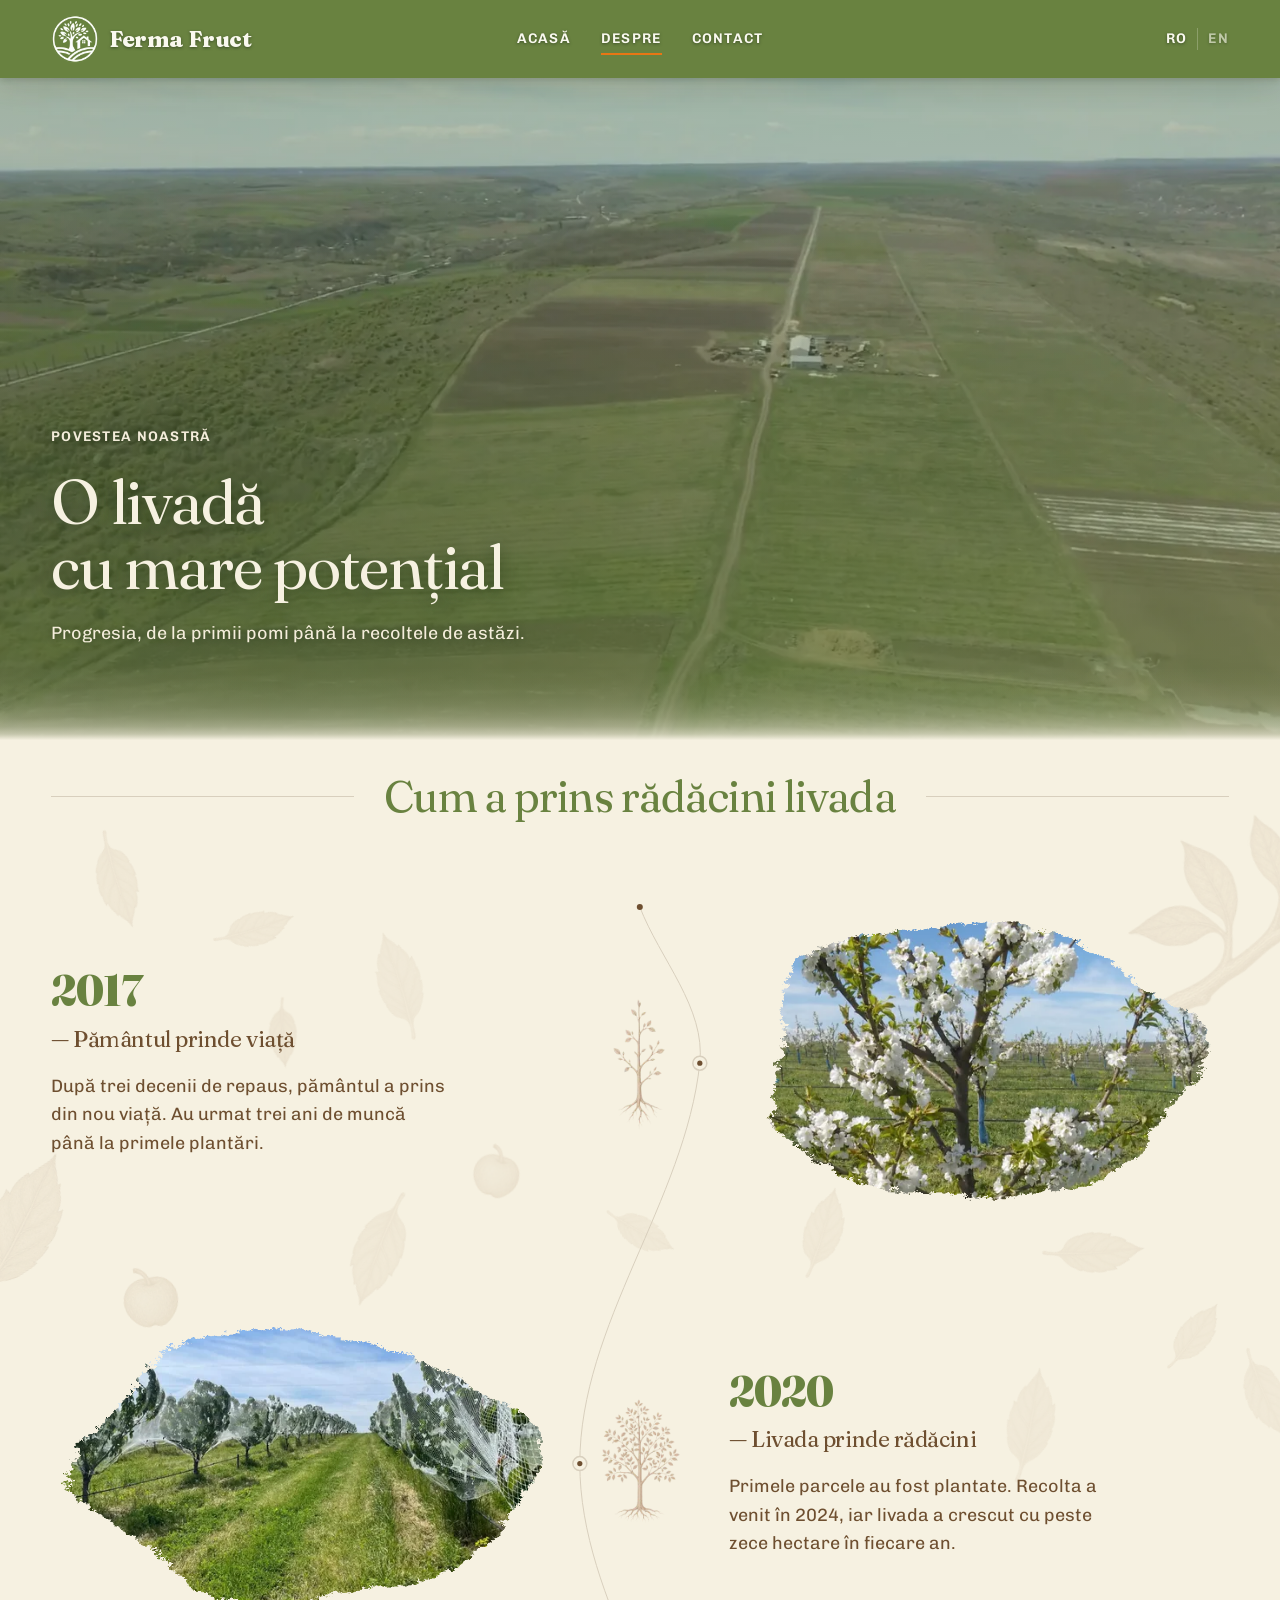
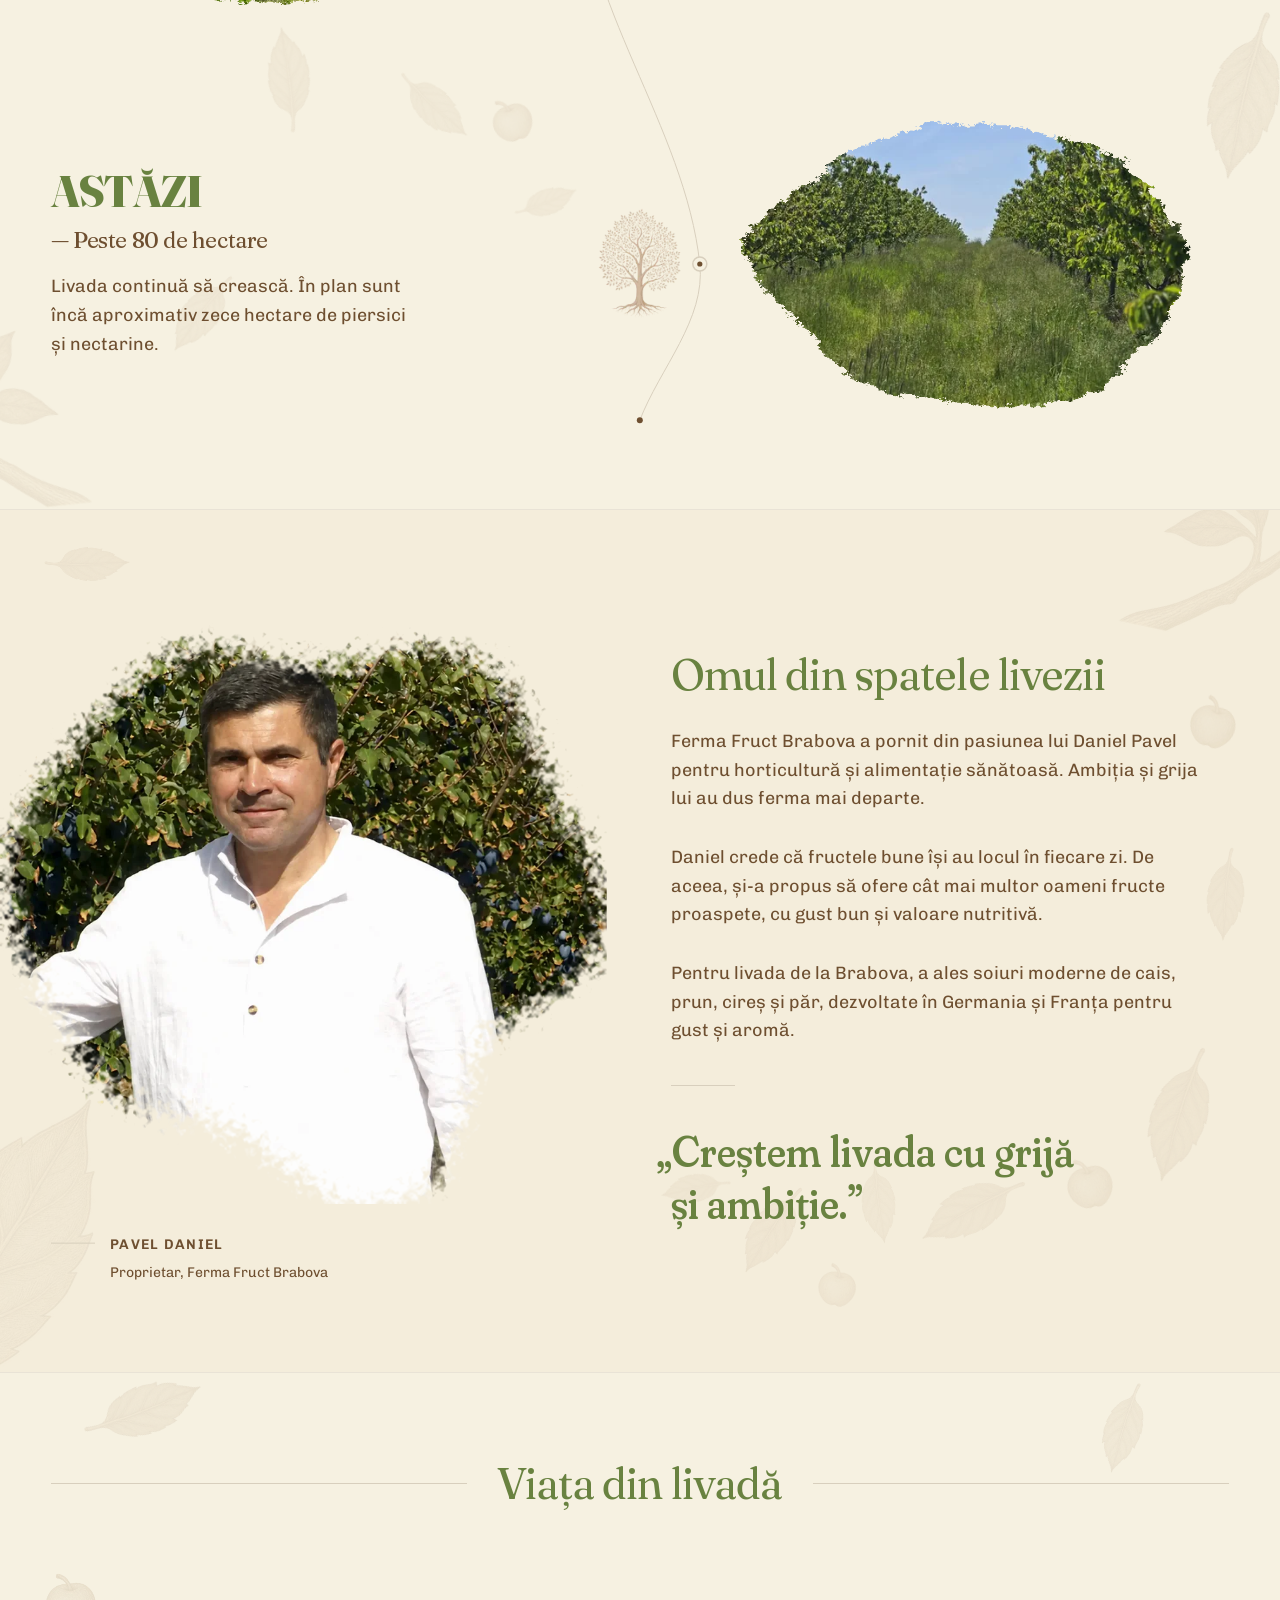
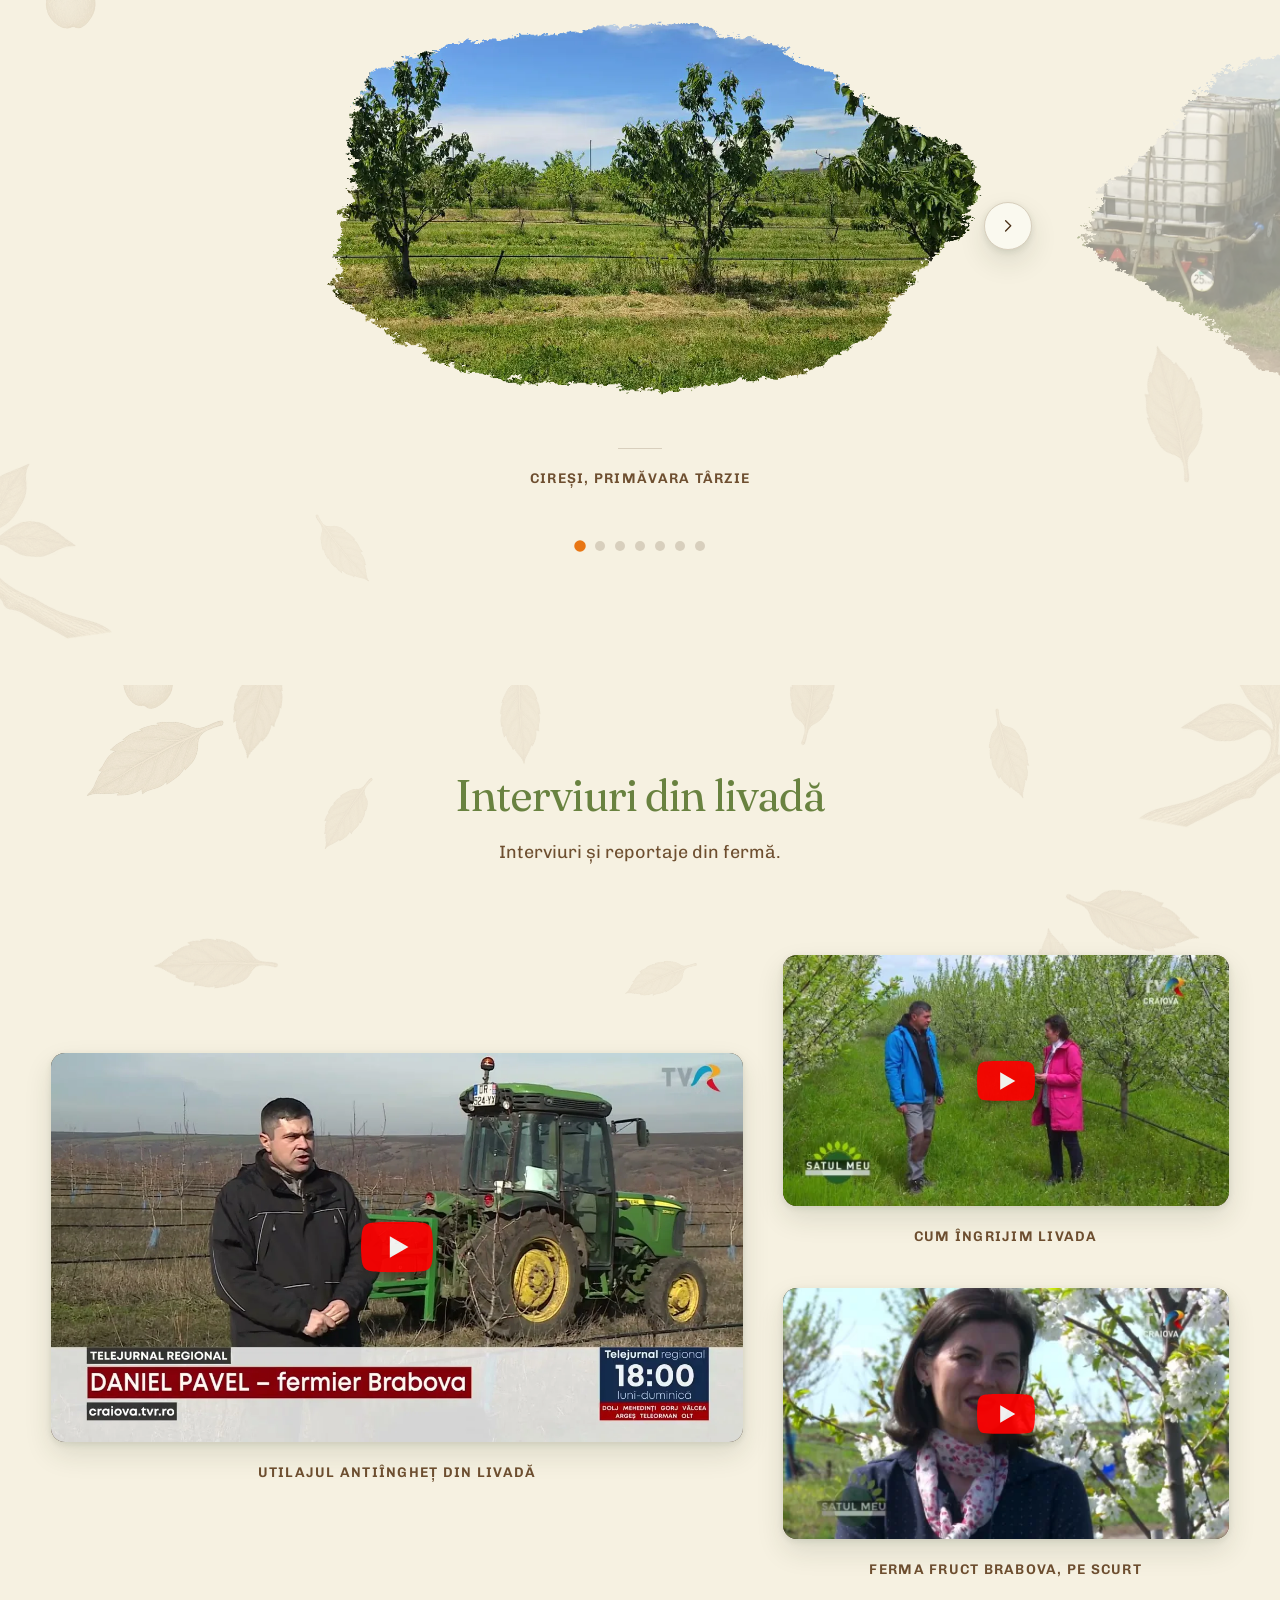
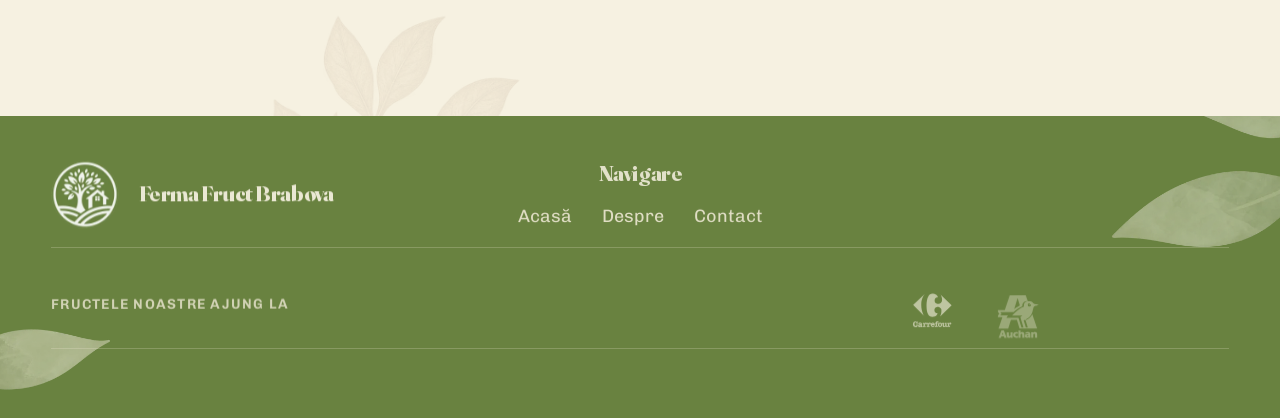
<file: despre.html>
<!DOCTYPE html>
<html lang="ro" class="no-js">

<head>
  <meta charset="UTF-8">
  <!-- viewport-fit=cover: fără el env(safe-area-inset-*) e 0, marginea nu ocolește crestătura în peisaj. -->
  <meta name="viewport" content="width=device-width, initial-scale=1.0, viewport-fit=cover">

  <!-- Scoate .no-js înainte de prima pictare, altfel bara de meniu clipește. -->
  <script>document.documentElement.classList.remove('no-js');</script>

  <title>Despre fermă — Ferma Fruct Brabova</title>
  <meta name="description" content="Povestea Fermei Fruct Brabova: cum a prins rădăcini livada, omul din spatele ei și viața de zi cu zi printre pomi.">

  <link rel="canonical" href="https://fermafruct.com/despre">

  <!-- despre.css vine ULTIMUL. CSS-ul acestei pagini nu se scrie în style.css. -->
  <link rel="stylesheet" href="css/normalize.css?v=20260825-launch-1">
  <link rel="stylesheet" href="css/tokens.css?v=20260825-launch-1">
  <link rel="stylesheet" href="css/base.css?v=20260825-launch-1">
  <link rel="stylesheet" href="css/style.css?v=20260826-film-pad-1">
  <link rel="stylesheet" href="css/despre.css?v=20260824-drift-paint-9">

  <!-- Doar setul latin; latin-ext (ș, ț) vine mai târziu via unicode-range. -->
  <link rel="preload" href="fonts/fraunces-var-latin.woff2" as="font" type="font/woff2" crossorigin>

  <!-- Open Graph: cum arată linkul când e distribuit pe Facebook sau WhatsApp -->
  <meta property="og:site_name" content="Ferma Fruct Brabova">
  <meta property="og:title" content="Despre Ferma Fruct Brabova">
  <meta property="og:description" content="Cum a prins rădăcini livada, omul din spatele ei și viața de zi cu zi printre pomi.">
  <meta property="og:image" content="https://fermafruct.com/img/og-ferma-fruct-1200.jpg">
  <!-- Lățimea și înălțimea scutesc Facebook de o primă preluare a imaginii; fără ele prima distribuire apare fără poză. -->
  <meta property="og:image:width" content="1200">
  <meta property="og:image:height" content="630">
  <meta property="og:image:alt" content="Caise coapte, roșii și portocalii, pe o creangă cu frunze verzi în livada Fermei Fruct Brabova.">
  <meta property="og:url" content="https://fermafruct.com/despre">
  <meta property="og:type" content="website">
  <meta property="og:locale" content="ro_RO">
  <meta property="og:locale:alternate" content="en_GB">

  <!-- Perechea de limbi a ACESTEI pagini, nu a site-ului: fiecare pagină își
       arată propriul echivalent. x-default e româna, limba fermei. -->
  <link rel="alternate" hreflang="ro" href="https://fermafruct.com/despre">
  <link rel="alternate" hreflang="en" href="https://fermafruct.com/en/about">
  <link rel="alternate" hreflang="x-default" href="https://fermafruct.com/despre">

  <meta name="twitter:card" content="summary_large_image">

  <link rel="icon" type="image/png" sizes="32x32" href="favicon-32.png">
  <link rel="icon" type="image/png" sizes="512x512" href="favicon.png">
  <link rel="shortcut icon" href="favicon.ico">
  <link rel="apple-touch-icon" href="apple-touch-icon.png">
  <meta name="theme-color" content="#3E6027">

  <!-- Datele fermei. Strada lipsește din tot fișierul fiindcă ferma nu a dat-o
       încă: un câmp lipsă e corect, unul ghicit nu. Telefonul e în format
       internațional, cerut de schema.org. Coordonatele sunt aceleași cu harta
       din contact.html; dacă se schimbă una, se schimbă amândouă. -->
  <script type="application/ld+json">
    {
      "@context": "https://schema.org",
      "@type": "Farm",
      "@id": "https://fermafruct.com/#ferma",
      "name": "Ferma Fruct Brabova",
      "url": "https://fermafruct.com/",
      "logo": "https://fermafruct.com/img/logo-320.webp",
      "image": "https://fermafruct.com/img/og-ferma-fruct-1200.jpg",
      "description": "Livadă de cireșe, pere, prune și caise la Brabova, în județul Dolj.",
      "telephone": "+40745051892",
      "email": "agroftech@gmail.com",
      "sameAs": [
        "https://www.facebook.com/ferma.fruct"
      ],
      "address": {
        "@type": "PostalAddress",
        "addressLocality": "Brabova",
        "addressRegion": "Dolj",
        "addressCountry": "RO"
      },
      "geo": {
        "@type": "GeoCoordinates",
        "latitude": 44.375004,
        "longitude": 23.457348
      },
      "areaServed": "România"
    }
  </script>
</head>

<!-- .page-inner: bara verde din primul cadru. main.js publică --p (umplerea
     barei) numai când găsește un .hero, iar heroul de aici e .story, nu .hero,
     ca regulile de hero din style.css să nu cadă peste el. -->
<body class="page-inner">

  <!-- ==========================================================================
       DIRECTION CONTRACT — pagina „Despre". Nu șterge; contractul întreg al
       site-ului e în index.html.

       THESIS: livada se citește ca o creștere, nu ca o listă de realizări.
       Pagina refuză coloana de „milestones" cu iconițe: cele trei momente
       stau pe o singură linie desenată care coboară prin mijlocul paginii,
       iar fotografiile alternează de o parte și de alta a ei.

       OWN-WORLD: aceeași lume ca pe index — hârtie cremă, un singur verde,
       portocaliu numai pe ce se poate apăsa, Fraunces pentru titluri și
       Chivo pentru text. Fotografiile din conținutul principal au marginea
       de acuarelă (mască webp), la fel ca fructele de pe pagina principală.

       STORY: vizitatorul vede întâi ferma întreagă din dronă, urmărește
       linia de la primii pomi până astăzi, îl întâlnește pe omul care o
       ține, se plimbă prin fotografii și ajunge la interviuri.

       FIRST VIEWPORT: bandă de film pe toată lățimea sub bara verde plină,
       supratitlu, titlu pe două rânduri și subtitlu jos-stânga; filmul merge
       în buclă, fără comenzi, iar talpa benzii se estompează în hârtie.

       FORM: tot ce e mai jos e construit după macheta trimisă de client la
       2026-08-19; nu se rearanjează fără să se ceară.
       ========================================================================== -->

  <a class="skip" href="#main">Sari la conținut</a>

  <header class="site-header">
    <div class="site-header__inner">

      <a class="brand" href="index.html" aria-label="Ferma Fruct Brabova, pagina principală">
        <img class="brand__mark" src="img/logo-160.webp?v=20260822-logo-1" srcset="img/logo-160.webp?v=20260822-logo-1 160w, img/logo-320.webp?v=20260822-logo-1 320w"
             sizes="48px" width="320" height="320" alt="" loading="eager">
        <span class="brand__word" aria-hidden="true">Ferma Fruct</span>
      </a>

      <!-- Linkuri absolute la fișier (index.html#...): secțiunile alea nu există aici. -->
      <nav class="nav" aria-label="Navigare principală">
        <ul class="nav__list">
          <li><a class="nav__link" href="index.html#acasa">Acasă</a></li>
          <li><a class="nav__link" href="despre.html" aria-current="page">Despre</a></li>
          <li><a class="nav__link" href="contact.html">Contact</a></li>
        </ul>
      </nav>

      <!-- Limba curentă e <span>, cealaltă e <a>: pagina nu se leagă de ea
           însăși. Linkul duce la pagina pereche, nu la prima pagină engleză. -->
      <p class="lang">
        <span class="visually-hidden">Limba paginii:</span>
        <span class="lang__current is-lang-here">RO</span>
        <a class="lang__soon is-lang-away" href="en/about.html" lang="en" hreflang="en">EN</a>
      </p>

      <!-- aria-expanded scris în HTML, nu adăugat de JS, ca să existe de la prima pictare. -->
      <button class="burger" type="button" aria-expanded="false" aria-controls="meniu">
        <span class="visually-hidden">Meniu</span>
        <svg class="burger__icon" viewBox="0 0 24 24" fill="none" stroke="currentColor" stroke-width="1.5"
             stroke-linecap="round" aria-hidden="true">
          <path d="M3.5 7h17" />
          <path d="M3.5 12h17" />
          <path d="M3.5 17h17" />
        </svg>
      </button>

    </div>
  </header>

  <!-- MENIUL LATERAL — frate al antetului, nu copil: ca fiu ar moșteni
       stivuirea lui și ar rămâne sub bandă. main.js îi pune inert când e închis. -->
  <div class="drawer" id="meniu" inert>

    <div class="drawer__scrim" data-drawer-close></div>

    <nav class="drawer__panel" aria-label="Meniu">

      <img class="drawer__leaf" src="img/leaf-480.webp" width="480" height="480" alt="" aria-hidden="true"
           loading="lazy" decoding="async">

      <div class="drawer__top">
        <img class="drawer__mark" src="img/logo-160.webp?v=20260822-logo-1" srcset="img/logo-160.webp?v=20260822-logo-1 160w, img/logo-320.webp?v=20260822-logo-1 320w"
             sizes="44px" width="320" height="320" alt="" loading="lazy">

        <button class="drawer__close" type="button" data-drawer-close>
          <span class="visually-hidden">Închide meniul</span>
          <svg class="burger__icon" viewBox="0 0 24 24" fill="none" stroke="currentColor" stroke-width="1.5"
               stroke-linecap="round" aria-hidden="true">
            <path d="M6 6l12 12" />
            <path d="M18 6L6 18" />
          </svg>
        </button>
      </div>

      <ul class="drawer__list">
        <li><a class="drawer__link" href="index.html#acasa">Acasă</a></li>
        <li><a class="drawer__link" href="despre.html" aria-current="page">Despre</a></li>
        <li><a class="drawer__link" href="contact.html">Contact</a></li>
      </ul>

      <p class="drawer__lang">
        <span class="visually-hidden">Limba paginii:</span>
        <span class="drawer__lang-now is-lang-here">RO</span>
        <a class="drawer__lang-soon is-lang-away" href="en/about.html" lang="en" hreflang="en">EN</a>
      </p>

    </nav>
  </div>

  <main id="main">

    <!-- ======================================================================
         1. BANDA DE DESCHIDERE — filmul din dronă peste toată ferma.

         preload="metadata", nu "none": "none" oprește fetch-ul și autoplay
         n-ar avea ce reda (vezi DESIGN.md, „bug-uri deja rezolvate").
         muted face autoplay legal; playsinline oprește fullscreen-ul pe iPhone.

         Comanda de jos-dreapta e și pauza obișnuită, și gestul care pornește
         filmul pe iPhone-urile care refuză autoplay-ul la încărcare.
         ====================================================================== -->
    <section class="story">

      <video class="story__film" poster="img/about-hero-poster.webp" width="1920" height="1080"
             autoplay muted loop playsinline preload="metadata"
             aria-label="Filmare din dronă deasupra fermei: parcelele, drumul de acces și clădirile fermei">
        <source src="img/about-hero-1080.mp4" type="video/mp4">
      </video>

      <!-- Talpa benzii: spălătura verde peste film, apoi topirea în hârtia
           paginii. Cutie proprie pentru topire, ca procentele din degradeu să
           se rezolve din înălțimea ei și nu din toată banda. -->
      <div class="story__fade" aria-hidden="true"></div>
      <div class="story__wash" aria-hidden="true"></div>

      <div class="story__inner">
        <p class="story__kicker">Povestea noastră</p>
        <h1 class="story__title">O livadă<br>cu mare potențial</h1>
        <p class="story__lead">Progresia, de la primii pomi până la recoltele de astăzi.</p>
      </div>

    </section>

    <!-- ======================================================================
         2. CUM A PRINS RĂDĂCINI LIVADA — trei momente pe o singură linie
         desenată prin mijlocul coloanei (despre.js o desenează; fără script
         rămân cele trei blocuri, întregi, fără linie).

         Blocurile alternează: text-fotografie, fotografie-text, text-fotografie.
         În DOM textul vine mereu primul, ca cititorul de ecran să audă anul
         înainte de fotografie; CSS mută fotografia la stânga pentru blocul
         din mijloc (.stage--flip).

         ANII sunt cei din macheta clientului. De confirmat cu ferma înainte
         de lansare.
         ====================================================================== -->
    <section class="roots" id="povestea">

      <img class="motif motif--roots-branch" src="img/branch-1024.webp" width="1024" height="768" alt="" aria-hidden="true" loading="lazy" decoding="async">
      <img class="motif motif--roots-branch-b" src="img/branch-1024.webp" width="1024" height="768" alt="" aria-hidden="true" loading="lazy" decoding="async">
      <img class="motif motif--roots-leaf motif--roots-leaf-a" src="img/leaf-480.webp" width="480" height="480" alt="" aria-hidden="true" loading="lazy" decoding="async">
      <img class="motif motif--roots-leaf motif--roots-leaf-b" src="img/leaf-480.webp" width="480" height="480" alt="" aria-hidden="true" loading="lazy" decoding="async">
      <img class="motif motif--roots-leaf motif--roots-leaf-c" src="img/leaf-480.webp" width="480" height="480" alt="" aria-hidden="true" loading="lazy" decoding="async">
      <img class="motif motif--roots-leaf motif--roots-leaf-d" src="img/leaf-480.webp" width="480" height="480" alt="" aria-hidden="true" loading="lazy" decoding="async">
      <img class="motif motif--roots-leaf motif--roots-leaf-e" src="img/leaf-480.webp" width="480" height="480" alt="" aria-hidden="true" loading="lazy" decoding="async">
      <img class="motif motif--roots-leaf motif--roots-leaf-f" src="img/leaf-480.webp" width="480" height="480" alt="" aria-hidden="true" loading="lazy" decoding="async">
      <img class="motif motif--roots-apple" src="img/apple-240.webp" width="240" height="240" alt="" aria-hidden="true" loading="lazy" decoding="async">

      <!-- Patru grupuri de frunze care cad, unul în fiecare gol mare de hârtie:
           g-i sub titlu, j-l + mărul mic peste culoarul din mijloc, m-o în marginea
           dreaptă de sub prima fotografie, p-r + mărul mic deasupra ultimului moment.
           Ordinea literelor urmează căderea în fiecare grup — vezi despre.css, 7. -->
      <img class="motif motif--roots-leaf motif--roots-leaf-g" src="img/leaf-480.webp" width="480" height="480" alt="" aria-hidden="true" loading="lazy" decoding="async">
      <img class="motif motif--roots-leaf motif--roots-leaf-h" src="img/leaf-480.webp" width="480" height="480" alt="" aria-hidden="true" loading="lazy" decoding="async">
      <img class="motif motif--roots-leaf motif--roots-leaf-i" src="img/leaf-480.webp" width="480" height="480" alt="" aria-hidden="true" loading="lazy" decoding="async">
      <img class="motif motif--roots-leaf motif--roots-leaf-j" src="img/leaf-480.webp" width="480" height="480" alt="" aria-hidden="true" loading="lazy" decoding="async">
      <img class="motif motif--roots-leaf motif--roots-leaf-k" src="img/leaf-480.webp" width="480" height="480" alt="" aria-hidden="true" loading="lazy" decoding="async">
      <img class="motif motif--roots-leaf motif--roots-leaf-l" src="img/leaf-480.webp" width="480" height="480" alt="" aria-hidden="true" loading="lazy" decoding="async">
      <img class="motif motif--roots-apple-b" src="img/apple-240.webp" width="240" height="240" alt="" aria-hidden="true" loading="lazy" decoding="async">
      <img class="motif motif--roots-leaf motif--roots-leaf-m" src="img/leaf-480.webp" width="480" height="480" alt="" aria-hidden="true" loading="lazy" decoding="async">
      <img class="motif motif--roots-leaf motif--roots-leaf-n" src="img/leaf-480.webp" width="480" height="480" alt="" aria-hidden="true" loading="lazy" decoding="async">
      <img class="motif motif--roots-leaf motif--roots-leaf-o" src="img/leaf-480.webp" width="480" height="480" alt="" aria-hidden="true" loading="lazy" decoding="async">
      <img class="motif motif--roots-leaf motif--roots-leaf-p" src="img/leaf-480.webp" width="480" height="480" alt="" aria-hidden="true" loading="lazy" decoding="async">
      <img class="motif motif--roots-leaf motif--roots-leaf-q" src="img/leaf-480.webp" width="480" height="480" alt="" aria-hidden="true" loading="lazy" decoding="async">
      <img class="motif motif--roots-leaf motif--roots-leaf-r" src="img/leaf-480.webp" width="480" height="480" alt="" aria-hidden="true" loading="lazy" decoding="async">
      <img class="motif motif--roots-apple-c" src="img/apple-240.webp" width="240" height="240" alt="" aria-hidden="true" loading="lazy" decoding="async">

      <div class="roots__inner">

        <div class="roots__head">
          <span class="roots__rule" aria-hidden="true"></span>
          <h2 class="roots__title">Cum a prins rădăcini livada</h2>
          <span class="roots__rule" aria-hidden="true"></span>
        </div>

        <ol class="roots__list">

          <li class="stage">
            <div class="stage__tell">
              <p class="stage__year">2017</p>
              <h3 class="stage__name">Pământul prinde viață</h3>
              <p class="stage__body">După trei decenii de repaus, pământul a prins din nou viață. Au urmat
                trei ani de muncă până la primele plantări.</p>
            </div>

            <img class="stage__sign" src="img/young-tree-v2-480.webp" srcset="img/young-tree-v2-240.webp 240w, img/young-tree-v2-480.webp 480w" sizes="7rem" width="480" height="720" alt="" aria-hidden="true" loading="lazy" decoding="async">

            <div class="stage__frame stage__frame--a">
              <!-- Pe telefon fotografia e pătrată și cât fereastra, deci poartă alt
                   decupaj, nu aceeași poză turtită: <source>, nu srcset. Pătratul e
                   tăiat din originalul mare, nu din fișierul de 1200x675 — vezi
                   DESIGN.md. Praguri identice cu cele din despre.css. -->
              <picture>
                <source media="(max-width: 47.99em)"
                        srcset="img/about-start-a800.webp 800w, img/about-start-a1200.webp 1200w"
                        sizes="80vw" width="1200" height="1200">
                <img class="stage__photo" src="img/about-start-1200.webp"
                     srcset="img/about-start-640.webp 640w, img/about-start-1200.webp 1200w"
                     sizes="(min-width: 64em) 46vw, 82vw" width="1200" height="675"
                     alt="Ramură de cireș în floare într-o livadă tânără, cu pomii încă legați de araci"
                     loading="lazy" decoding="async">
              </picture>
            </div>
          </li>

          <li class="stage stage--flip">
            <div class="stage__tell">
              <p class="stage__year">2020</p>
              <h3 class="stage__name">Livada prinde rădăcini</h3>
              <p class="stage__body">Primele parcele au fost plantate. Recolta a venit în 2024, iar livada
                a crescut cu peste zece hectare în fiecare an.</p>
            </div>

            <img class="stage__sign" src="img/medium-tree-v2-480.webp" srcset="img/medium-tree-v2-240.webp 240w, img/medium-tree-v2-480.webp 480w" sizes="7rem" width="480" height="720" alt="" aria-hidden="true" loading="lazy" decoding="async">

            <div class="stage__frame stage__frame--b">
              <!-- Pe telefon fotografia e pătrată și cât fereastra, deci poartă alt
                   decupaj, nu aceeași poză turtită: <source>, nu srcset. Pătratul e
                   tăiat din originalul mare, nu din fișierul de 1200x675 — vezi
                   DESIGN.md. Praguri identice cu cele din despre.css. -->
              <picture>
                <source media="(max-width: 47.99em)"
                        srcset="img/about-rows-a800.webp 800w, img/about-rows-a1200.webp 1200w"
                        sizes="80vw" width="1200" height="1200">
                <img class="stage__photo" src="img/about-rows-1200.webp"
                     srcset="img/about-rows-640.webp 640w, img/about-rows-1200.webp 1200w"
                     sizes="(min-width: 64em) 46vw, 82vw" width="1200" height="675"
                     alt="Rânduri de pomi tineri acoperiți cu plasă antigrindină, cu iarba cosită între ele"
                     loading="lazy" decoding="async">
              </picture>
            </div>
          </li>

          <li class="stage">
            <div class="stage__tell">
              <p class="stage__year">Astăzi</p>
              <h3 class="stage__name">Peste 80 de hectare</h3>
              <p class="stage__body">Livada continuă să crească. În plan sunt încă aproximativ zece
                hectare de piersici și nectarine.</p>
            </div>

            <img class="stage__sign" src="img/big-tree-v2-480.webp" srcset="img/big-tree-v2-240.webp 240w, img/big-tree-v2-480.webp 480w" sizes="7rem" width="480" height="720" alt="" aria-hidden="true" loading="lazy" decoding="async">

            <div class="stage__frame stage__frame--c">
              <!-- Pe telefon fotografia e pătrată și cât fereastra, deci poartă alt
                   decupaj, nu aceeași poză turtită: <source>, nu srcset. Pătratul e
                   tăiat din originalul mare, nu din fișierul de 1200x675 — vezi
                   DESIGN.md. Praguri identice cu cele din despre.css. -->
              <picture>
                <source media="(max-width: 47.99em)"
                        srcset="img/about-today-a800.webp 800w, img/about-today-a1200.webp 1200w"
                        sizes="80vw" width="1200" height="1200">
                <img class="stage__photo" src="img/about-today-1200.webp"
                     srcset="img/about-today-640.webp 640w, img/about-today-1200.webp 1200w"
                     sizes="(min-width: 64em) 46vw, 82vw" width="1200" height="675"
                     alt="Livadă matură, cu coroane late și iarbă înaltă pe intervalul dintre rânduri"
                     loading="lazy" decoding="async">
              </picture>
            </div>
          </li>

        </ol>
      </div>
    </section>

    <!-- ======================================================================
         3. OMUL DIN SPATELE LIVEZII — singura bandă de crem de pe pagină.
         Portret pătrat cu margine de acuarelă și legenda lui, text în dreapta,
         închis cu citatul.
         ====================================================================== -->
    <section class="keeper">

      <img class="motif motif--keeper-branch" src="img/branch-1024.webp" width="1024" height="768" alt="" aria-hidden="true" loading="lazy" decoding="async">
      <img class="motif motif--keeper-leaf motif--keeper-leaf-a" src="img/leaf-480.webp" width="480" height="480" alt="" aria-hidden="true" loading="lazy" decoding="async">
      <img class="motif motif--keeper-leaf motif--keeper-leaf-b" src="img/leaf-480.webp" width="480" height="480" alt="" aria-hidden="true" loading="lazy" decoding="async">
      <img class="motif motif--keeper-leaf motif--keeper-leaf-c" src="img/leaf-480.webp" width="480" height="480" alt="" aria-hidden="true" loading="lazy" decoding="async">
      <img class="motif motif--keeper-leaf motif--keeper-leaf-d" src="img/leaf-480.webp" width="480" height="480" alt="" aria-hidden="true" loading="lazy" decoding="async">
      <img class="motif motif--keeper-leaf motif--keeper-leaf-e" src="img/leaf-480.webp" width="480" height="480" alt="" aria-hidden="true" loading="lazy" decoding="async">
      <img class="motif motif--keeper-leaf motif--keeper-leaf-f" src="img/leaf-480.webp" width="480" height="480" alt="" aria-hidden="true" loading="lazy" decoding="async">
      <img class="motif motif--keeper-leaf motif--keeper-leaf-g" src="img/leaf-480.webp" width="480" height="480" alt="" aria-hidden="true" loading="lazy" decoding="async">
      <img class="motif motif--keeper-leaf motif--keeper-leaf-h" src="img/leaf-480.webp" width="480" height="480" alt="" aria-hidden="true" loading="lazy" decoding="async">
      <img class="motif motif--keeper-apple" src="img/apple-240.webp" width="240" height="240" alt="" aria-hidden="true" loading="lazy" decoding="async">
      <img class="motif motif--keeper-apple-b" src="img/apple-240.webp" width="240" height="240" alt="" aria-hidden="true" loading="lazy" decoding="async">
      <img class="motif motif--keeper-apple-c" src="img/apple-240.webp" width="240" height="240" alt="" aria-hidden="true" loading="lazy" decoding="async">

      <div class="keeper__inner">

        <div class="keeper__portrait">

          <div class="keeper__frame">
            <img class="keeper__photo" src="img/about-owner-960.webp"
                 srcset="img/about-owner-480.webp 480w, img/about-owner-960.webp 960w"
                 sizes="(min-width: 85em) 42rem, (min-width: 64em) 46vw, 100vw" width="960" height="960"
                 alt="Proprietarul fermei, lângă un prun încărcat cu fructe" loading="lazy" decoding="async">
          </div>

          <!-- DE COMPLETAT: numele adevărat, de cerut fermei. Rămâne vizibil
               neterminat până atunci — un nume inventat ar putea ajunge din
               greșeală pe site. -->
          <p class="keeper__cred">
            <span class="keeper__name">Pavel Daniel
              <span class="keeper__role">Proprietar, Ferma Fruct Brabova</span>
            </span>
          </p>

        </div>

        <div class="keeper__tell">
          <h2 class="keeper__title">Omul din spatele livezii</h2>

          <p class="keeper__body">Ferma Fruct Brabova a pornit din pasiunea lui Daniel Pavel pentru
            horticultură și alimentație sănătoasă. Ambiția și grija lui au dus ferma mai departe.</p>

          <p class="keeper__body">Daniel crede că fructele bune își au locul în fiecare zi. De aceea, și-a
            propus să ofere cât mai multor oameni fructe proaspete, cu gust bun și valoare nutritivă.</p>

          <p class="keeper__body">Pentru livada de la Brabova, a ales soiuri moderne de cais, prun, cireș
            și păr, dezvoltate în Germania și Franța pentru gust și aromă.</p>

          <p class="keeper__seal">&bdquo;Creștem livada cu grijă și ambiție.&rdquo;</p>
        </div>

      </div>
    </section>

    <!-- ======================================================================
         4. VIAȚA DIN LIVADĂ — carusel pe derulare nativă cu scroll-snap:
         atingerea și tastatura merg fără JS, butoanele și bulinele doar
         mută derularea. Fără script rămâne o bandă pe care se poate derula.

         Fotografiile sunt cele reale ale fermei. Când vin cele noi, se
         înlocuiesc aici, în ordinea din listă.
         ====================================================================== -->
    <section class="reel" aria-labelledby="reel-title">

      <img class="motif motif--reel-branch" src="img/branch-1024.webp" width="1024" height="768" alt="" aria-hidden="true" loading="lazy" decoding="async">
      <img class="motif motif--reel-leaf motif--reel-leaf-a" src="img/leaf-480.webp" width="480" height="480" alt="" aria-hidden="true" loading="lazy" decoding="async">
      <img class="motif motif--reel-leaf motif--reel-leaf-b" src="img/leaf-480.webp" width="480" height="480" alt="" aria-hidden="true" loading="lazy" decoding="async">
      <img class="motif motif--reel-leaf motif--reel-leaf-c" src="img/leaf-480.webp" width="480" height="480" alt="" aria-hidden="true" loading="lazy" decoding="async">
      <img class="motif motif--reel-leaf motif--reel-leaf-d" src="img/leaf-480.webp" width="480" height="480" alt="" aria-hidden="true" loading="lazy" decoding="async">
      <img class="motif motif--reel-apple" src="img/apple-240.webp" width="240" height="240" alt="" aria-hidden="true" loading="lazy" decoding="async">

      <div class="reel__lead">
        <div class="reel__head">
          <span class="reel__rule" aria-hidden="true"></span>
          <h2 class="reel__title" id="reel-title">Viața din livadă</h2>
          <span class="reel__rule" aria-hidden="true"></span>
        </div>
      </div>

      <div class="reel__stage">

        <ul class="reel__track" tabindex="0" aria-label="Fotografii din livadă, derulare laterală">

          <li class="reel__slide">
            <figure class="reel__figure">
              <img class="reel__media" src="img/slide-row3-1440.webp"
                   srcset="img/slide-row3-720.webp 720w, img/slide-row3-1440.webp 1440w"
                   sizes="(min-width: 64em) 46rem, (min-width: 48em) 91vw, 100vw" width="1440" height="810"
                   alt="Livada văzută de pe intervalul dintre două rânduri de pomi" loading="lazy" decoding="async">
              <figcaption class="reel__caption">Cireși, primăvara târzie</figcaption>
            </figure>
          </li>

          <li class="reel__slide">
            <figure class="reel__figure">
              <img class="reel__media" src="img/slide-tractor-1440.webp"
                   srcset="img/slide-tractor-720.webp 720w, img/slide-tractor-1440.webp 1440w"
                   sizes="(min-width: 64em) 46rem, (min-width: 48em) 91vw, 100vw" width="1440" height="810"
                   alt="Tractorul fermei cu cisterna de stropit, pe drumul de pământ dintre parcele"
                   loading="lazy" decoding="async">
              <figcaption class="reel__caption">Lucrul de zi cu zi</figcaption>
            </figure>
          </li>

          <!-- Singurul film din carusel. Pornește numai când e diapozitivul
               din față și fila e vizibilă (despre.js), ca să nu ruleze
               nevăzut în fundal. -->
          <li class="reel__slide reel__slide--film">
            <figure class="reel__figure">
              <video class="reel__media reel__video" poster="img/about-extra-poster.webp" width="960" height="540"
                     muted loop playsinline preload="metadata"
                     aria-label="Filmare scurtă din livadă, printre rândurile de pomi">
                <source src="img/about-extra-540.mp4" type="video/mp4">
              </video>
              <figcaption class="reel__caption">Prunii, înainte de înflorire</figcaption>
            </figure>
          </li>

          <li class="reel__slide">
            <figure class="reel__figure">
              <img class="reel__media" src="img/slide-livada-1440.webp"
                   srcset="img/slide-livada-720.webp 720w, img/slide-livada-1440.webp 1440w"
                   sizes="(min-width: 64em) 46rem, (min-width: 48em) 91vw, 100vw" width="1440" height="810"
                   alt="Intervalul dintre două rânduri de pomi tineri, cu livada urcând spre deal" loading="lazy" decoding="async">
              <figcaption class="reel__caption">Perii, primăvară devreme</figcaption>
            </figure>
          </li>

          <li class="reel__slide">
            <figure class="reel__figure">
              <img class="reel__media" src="img/slide-pere-1080.webp"
                   srcset="img/slide-pere-720.webp 720w, img/slide-pere-1080.webp 1080w"
                   sizes="(min-width: 64em) 46rem, (min-width: 48em) 91vw, 100vw" width="1080" height="608"
                   alt="Lăzi pline cu pere culese, una lângă alta" loading="lazy" decoding="async">
              <figcaption class="reel__caption">Perele, în lăzi</figcaption>
            </figure>
          </li>

          <li class="reel__slide">
            <figure class="reel__figure">
              <img class="reel__media" src="img/slide-ciresi-1200.webp"
                   srcset="img/slide-ciresi-720.webp 720w, img/slide-ciresi-1200.webp 1200w"
                   sizes="(min-width: 64em) 46rem, (min-width: 48em) 91vw, 100vw" width="1200" height="675"
                   alt="Ladă de lemn plină cu cireșe roșii, proaspăt culese" loading="lazy" decoding="async">
              <figcaption class="reel__caption">Cireșele, în lăzi</figcaption>
            </figure>
          </li>

          <li class="reel__slide">
            <figure class="reel__figure">
              <img class="reel__media" src="img/slide-caise-1440.webp"
                   srcset="img/slide-caise-720.webp 720w, img/slide-caise-1440.webp 1440w"
                   sizes="(min-width: 64em) 46rem, (min-width: 48em) 91vw, 100vw" width="1440" height="810"
                   alt="Caise coapte pe ramură, între frunze, în plin soare" loading="lazy" decoding="async">
              <figcaption class="reel__caption">Caisele, coapte pe pom</figcaption>
            </figure>
          </li>

        </ul>

        <!-- Butoanele și bulinele sunt adăugate de despre.js: fără script
             banda se derulează oricum, iar comenzi care nu fac nimic ar fi
             mai rele decât lipsa lor. -->
      </div>
    </section>

    <!-- ======================================================================
         5. INTERVIURI — cartonaș local peste care se pune iframe-ul YouTube
         numai la apăsare. Până atunci pagina nu cere nimic de pe alt server.

         data-yt e codul din adresa clipului (partea de după „v=" sau ultima
         bucată din youtu.be/). Cele trei de aici sunt clipurile trimise de
         fermă pe 2026-08-20, în ordinea în care le-a trimis.

         Miniaturile sunt cele de la YouTube, dar descărcate o dată și
         convertite în webp în img/ (talk-*.webp). Legate direct de la
         i.ytimg.com ar fi cerut alt server la fiecare încărcare; de pe disc
         nu se cere nimic din afară până nu apasă cineva pe un clip.
         Se reface fișierul dacă ferma schimbă miniatura clipului pe YouTube.

         DE COMPLETAT: legendele. Cele trei de mai jos sunt provizorii, scrise
         înainte să existe clipurile; se pun titlurile adevărate după ce ferma
         spune care interviu e care.
         ====================================================================== -->
    <section class="talks" aria-labelledby="talks-title">

      <img class="motif motif--talks-branch" src="img/branch-1024.webp" width="1024" height="768" alt="" aria-hidden="true" loading="lazy" decoding="async">
      <img class="motif motif--talks-branch-b" src="img/branch-1024.webp" width="1024" height="768" alt="" aria-hidden="true" loading="lazy" decoding="async">
      <img class="motif motif--talks-branch-c" src="img/branch-1024.webp" width="1024" height="768" alt="" aria-hidden="true" loading="lazy" decoding="async">
      <img class="motif motif--talks-leaf motif--talks-leaf-a" src="img/leaf-480.webp" width="480" height="480" alt="" aria-hidden="true" loading="lazy" decoding="async">
      <img class="motif motif--talks-leaf motif--talks-leaf-b" src="img/leaf-480.webp" width="480" height="480" alt="" aria-hidden="true" loading="lazy" decoding="async">
      <img class="motif motif--talks-leaf motif--talks-leaf-c" src="img/leaf-480.webp" width="480" height="480" alt="" aria-hidden="true" loading="lazy" decoding="async">
      <img class="motif motif--talks-leaf motif--talks-leaf-d" src="img/leaf-480.webp" width="480" height="480" alt="" aria-hidden="true" loading="lazy" decoding="async">
      <img class="motif motif--talks-leaf motif--talks-leaf-e" src="img/leaf-480.webp" width="480" height="480" alt="" aria-hidden="true" loading="lazy" decoding="async">
      <img class="motif motif--talks-leaf motif--talks-leaf-f" src="img/leaf-480.webp" width="480" height="480" alt="" aria-hidden="true" loading="lazy" decoding="async">
      <img class="motif motif--talks-leaf motif--talks-leaf-g" src="img/leaf-480.webp" width="480" height="480" alt="" aria-hidden="true" loading="lazy" decoding="async">
      <img class="motif motif--talks-leaf motif--talks-leaf-h" src="img/leaf-480.webp" width="480" height="480" alt="" aria-hidden="true" loading="lazy" decoding="async">
      <img class="motif motif--talks-leaf motif--talks-leaf-i" src="img/leaf-480.webp" width="480" height="480" alt="" aria-hidden="true" loading="lazy" decoding="async">
      <img class="motif motif--talks-leaf motif--talks-leaf-j" src="img/leaf-480.webp" width="480" height="480" alt="" aria-hidden="true" loading="lazy" decoding="async">
      <img class="motif motif--talks-apple" src="img/apple-240.webp" width="240" height="240" alt="" aria-hidden="true" loading="lazy" decoding="async">

      <div class="talks__inner">

        <div class="talks__head">
          <h2 class="talks__title" id="talks-title">Interviuri din livadă</h2>
          <p class="talks__lead">Interviuri și reportaje din fermă.</p>
        </div>

        <ul class="talks__grid">

          <li class="talk talk--lead" data-yt="KotMPznm9v4">
            <figure class="talk__figure">
              <div class="talk__frame">
                <img class="talk__poster" src="img/talk-poveste-1280.webp"
                     srcset="img/talk-poveste-640.webp 640w, img/talk-poveste-1280.webp 1280w"
                     sizes="(min-width: 64em) 43rem, 92vw" width="1280" height="720"
                     alt="Miniatura interviului despre utilajul antiîngheț al fermei" loading="lazy" decoding="async">
                <span class="talk__badge" aria-hidden="true">
                  <svg viewBox="0 0 28.57 20" focusable="false">
                    <path class="talk__badge-plate" d="M27.97 3.12A3.59 3.59 0 0 0 25.45.6C23.22 0 14.29 0 14.29 0S5.35 0 3.12.6A3.59 3.59 0 0 0 .6 3.12C0 5.35 0 10 0 10s0 4.65.6 6.88a3.59 3.59 0 0 0 2.52 2.52C5.35 20 14.29 20 14.29 20s8.93 0 11.16-.6a3.59 3.59 0 0 0 2.52-2.52C28.57 14.65 28.57 10 28.57 10s0-4.65-.6-6.88z"/>
                    <path class="talk__badge-play" d="M11.43 14.29 18.85 10l-7.42-4.29z"/>
                  </svg>
                </span>
                <span class="talk__soon">Link în curând</span>
                <!-- Se aprinde din despre.js odată cu iframe-ul și se stinge la
                     închidere. Stă în HTML, nu construit din script, ca desenul
                     să fie tot un SVG scris de mână ca restul. -->
                <button class="talk__close" type="button" aria-label="Închide clipul" hidden>
                  <svg viewBox="0 0 16 16" focusable="false" aria-hidden="true">
                    <path d="M4 4 12 12M12 4 4 12"/>
                  </svg>
                </button>
              </div>
              <figcaption class="talk__caption">Utilajul antiîngheț din livadă</figcaption>
            </figure>
          </li>

          <li class="talk" data-yt="-iyMQ4X7OXM">
            <figure class="talk__figure">
              <div class="talk__frame">
                <img class="talk__poster" src="img/talk-ingrijire-960.webp"
                     srcset="img/talk-ingrijire-480.webp 480w, img/talk-ingrijire-960.webp 960w"
                     sizes="(min-width: 64em) 28rem, (min-width: 48em) 45vw, 92vw" width="960" height="540"
                     alt="Miniatura interviului despre îngrijirea livezii" loading="lazy" decoding="async">
                <span class="talk__badge" aria-hidden="true">
                  <svg viewBox="0 0 28.57 20" focusable="false">
                    <path class="talk__badge-plate" d="M27.97 3.12A3.59 3.59 0 0 0 25.45.6C23.22 0 14.29 0 14.29 0S5.35 0 3.12.6A3.59 3.59 0 0 0 .6 3.12C0 5.35 0 10 0 10s0 4.65.6 6.88a3.59 3.59 0 0 0 2.52 2.52C5.35 20 14.29 20 14.29 20s8.93 0 11.16-.6a3.59 3.59 0 0 0 2.52-2.52C28.57 14.65 28.57 10 28.57 10s0-4.65-.6-6.88z"/>
                    <path class="talk__badge-play" d="M11.43 14.29 18.85 10l-7.42-4.29z"/>
                  </svg>
                </span>
                <span class="talk__soon">Link în curând</span>
                <!-- Se aprinde din despre.js odată cu iframe-ul și se stinge la
                     închidere. Stă în HTML, nu construit din script, ca desenul
                     să fie tot un SVG scris de mână ca restul. -->
                <button class="talk__close" type="button" aria-label="Închide clipul" hidden>
                  <svg viewBox="0 0 16 16" focusable="false" aria-hidden="true">
                    <path d="M4 4 12 12M12 4 4 12"/>
                  </svg>
                </button>
              </div>
              <figcaption class="talk__caption">Cum îngrijim livada</figcaption>
            </figure>
          </li>

          <li class="talk" data-yt="L62i08a_3Rw">
            <figure class="talk__figure">
              <div class="talk__frame">
                <img class="talk__poster" src="img/talk-cules-960.webp"
                     srcset="img/talk-cules-480.webp 480w, img/talk-cules-960.webp 960w"
                     sizes="(min-width: 64em) 28rem, (min-width: 48em) 45vw, 92vw" width="960" height="540"
                     alt="Miniatura materialului despre Ferma Fruct Brabova" loading="lazy" decoding="async">
                <span class="talk__badge" aria-hidden="true">
                  <svg viewBox="0 0 28.57 20" focusable="false">
                    <path class="talk__badge-plate" d="M27.97 3.12A3.59 3.59 0 0 0 25.45.6C23.22 0 14.29 0 14.29 0S5.35 0 3.12.6A3.59 3.59 0 0 0 .6 3.12C0 5.35 0 10 0 10s0 4.65.6 6.88a3.59 3.59 0 0 0 2.52 2.52C5.35 20 14.29 20 14.29 20s8.93 0 11.16-.6a3.59 3.59 0 0 0 2.52-2.52C28.57 14.65 28.57 10 28.57 10s0-4.65-.6-6.88z"/>
                    <path class="talk__badge-play" d="M11.43 14.29 18.85 10l-7.42-4.29z"/>
                  </svg>
                </span>
                <span class="talk__soon">Link în curând</span>
                <!-- Se aprinde din despre.js odată cu iframe-ul și se stinge la
                     închidere. Stă în HTML, nu construit din script, ca desenul
                     să fie tot un SVG scris de mână ca restul. -->
                <button class="talk__close" type="button" aria-label="Închide clipul" hidden>
                  <svg viewBox="0 0 16 16" focusable="false" aria-hidden="true">
                    <path d="M4 4 12 12M12 4 4 12"/>
                  </svg>
                </button>
              </div>
              <figcaption class="talk__caption">Ferma Fruct Brabova, pe scurt</figcaption>
            </figure>
          </li>

        </ul>
      </div>
    </section>


  </main>

  <!-- SUBSOL — copie a celui din index.html și contact.html. Orice modificare
       se face în TOATE fișierele; nu există include, e HTML scris de mână. -->
  <footer class="site-footer">

    <!-- Decorative (alt gol, aria-hidden). Copii direct ai subsolului, nu ai __inner, altfel ar intra în reveal-ul din main.js și ar sări la derulare. -->
    <img class="site-footer__leaf site-footer__leaf--top"
         src="img/top-leaf-branch-1024.webp"
         srcset="img/top-leaf-branch-640.webp 640w, img/top-leaf-branch-1024.webp 1024w"
         sizes="(min-width: 85em) 40vw, 30vw" width="1024" height="768"
         alt="" aria-hidden="true" loading="lazy" decoding="async">

    <img class="site-footer__leaf site-footer__leaf--bottom"
         src="img/bottom-leaf-branch-1024.webp"
         srcset="img/bottom-leaf-branch-640.webp 640w, img/bottom-leaf-branch-1024.webp 1024w"
         sizes="(min-width: 85em) 40vw, 26vw" width="1024" height="768"
         alt="" aria-hidden="true" loading="lazy" decoding="async">

    <div class="site-footer__inner">

      <div class="site-footer__lead">
        <img class="site-footer__mark" src="img/logo-160.webp?v=20260822-logo-1" width="320" height="320" alt="" loading="lazy">
        <p class="site-footer__name">Ferma Fruct Brabova</p>
      </div>

      <nav class="site-footer__nav" aria-label="Navigare în subsol">
        <h2 class="site-footer__heading">Navigare</h2>
        <ul class="site-footer__links">
          <li><a class="site-footer__nav-link" href="index.html#acasa">Acasă</a></li>
          <li><a class="site-footer__nav-link" href="despre.html" aria-current="page">Despre</a></li>
          <li><a class="site-footer__nav-link" href="contact.html">Contact</a></li>
        </ul>
      </nav>

    </div>

    <!-- SVG inline ca fill/stroke să primească currentColor. Albul din siglă
         e var(--knockout). Nu înlocui cu mask-image: siglele nu se văd în Firefox. -->
    <div class="partners">
      <h2 class="partners__label">Fructele noastre ajung la</h2>

      <ul class="partners__list">
        <li class="partners__item">
          <svg class="partners__logo" viewBox="0 0 192.756 192.756" role="img" aria-label="Carrefour" focusable="false">
            <g fill-rule="evenodd" clip-rule="evenodd"><path d="M64.926 33.533S50.69 48.431 50.69 77.235s12.581 47.343 12.581 47.343L17.25 77.897l47.676-44.364z" fill="currentColor"/><path d="M72.541 78.559c1.282-29.769 8.394-48.683 26.586-47.899C117.318 31.444 120 46.14 120 46.14s-13.189-1.562-13.801 12.661c-.613 14.223 13.279 14.821 13.609 14.835s13.176-1.103 16.299-10.969c4.197-13.263-5.297-27.811-5.297-27.811l45.688 44.695-47.012 45.358s5.959-11.258 4.635-27.148c-.859-10.313-14.236-12.25-14.568-12.25-.33 0-14.236 0-14.236 14.236s13.244 13.242 13.244 13.242-3.311 14.568-21.52 14.568c-18.21.002-24.5-19.202-24.5-48.998zM18.277 149.707c1.689-2.584 4.669-3.941 7.748-3.941 2.251 0 4.139.695 5.662 2.352l.066-.066c-.166-1.258.728-2.152 2.052-2.152 1.259 0 2.12.861 2.12 2.119 0 1.125-.265 2.219-.265 3.344 0 .895.265 1.787.265 2.682 0 1.523-1.424 2.285-2.782 2.285-1.788 0-2.582-.828-2.516-2.615.034-.961.034-1.424-.596-2.186-.695-.828-1.788-1.027-2.814-1.027-3.079 0-4.602 1.955-4.602 7.352 0 5.064 1.523 7.152 4.768 7.152.894 0 1.887-.133 2.549-.762.794-.729.828-1.457.828-2.451 0-.762 0-1.357.43-2.02.431-.662 1.225-.928 2.02-.928 2.152 0 3.112 1.557 3.112 3.543 0 5-4.734 7.318-9.171 7.318-3.013 0-5.927-.861-8.046-3.146-1.986-2.152-2.848-5.76-2.848-8.641 0-2.616.564-5.995 2.02-8.212zM44.596 156.096c0 1.523-1.457 2.219-2.847 2.219-1.623 0-3.046-1.158-3.046-2.848 0-2.086 2.119-3.973 7.218-3.973 1.655 0 3.907.166 5.364.994 1.754.992 2.119 2.582 2.119 5.098v6.225c0 1.291.199 1.557.563 1.557.265 0 .53-.066.795-.066 1.06 0 1.655.895 1.655 1.854 0 1.855-1.854 2.551-3.411 2.551-1.522 0-3.211-.562-3.773-2.119-1.557 1.49-3.577 2.119-5.663 2.119-3.013 0-5.893-1.59-5.893-4.967 0-7.848 10.264-3.775 10.264-8.145 0-1.26-1.159-1.855-2.251-1.855-.563 0-1.093.1-1.093.762v.594h-.001zm3.344 5.595c-.96 1.027-4.801.529-4.801 2.285 0 1.158.927 1.557 1.887 1.557 1.954 0 2.914-1.16 2.914-3.113v-.729zM64.356 155.898h.066c.53-2.715 2.55-4.238 5.331-4.238 2.317 0 4.37 1.754 4.37 4.139 0 1.688-1.06 3.244-2.847 3.244-1.258 0-2.318-.828-2.318-2.152 0-.463.199-.895.397-1.291-3.708-.266-3.808 4.768-3.808 7.416 0 1.955.198 2.318.596 2.318.166 0 .331-.066.497-.133.198-.066.397-.1.596-.1 1.093 0 1.457.895 1.457 1.889 0 1.258-.563 2.283-1.655 2.283-1.788 0-3.112-.33-4.47-.33-1.258 0-2.516.33-3.708.33-1.092 0-1.655-1.025-1.655-2.283 0-.994.364-1.889 1.457-1.889.231 0 .397.066.596.1.166.033.331.133.497.133.397 0 .596-.33.596-2.318v-4.768c0-2.053-.166-2.316-.596-2.316-.331 0-.663.23-1.093.23-1.093 0-1.457-.895-1.457-1.887 0-1.258.563-2.285 1.655-2.285.96 0 1.623.332 2.285.332.728 0 1.423-.332 2.185-.332.729 0 1.026.232 1.026 1.424v2.484z" fill="currentColor"/><path d="M80.572 155.898h.066c.529-2.715 2.549-4.238 5.331-4.238 2.317 0 4.371 1.754 4.371 4.139 0 1.688-1.06 3.244-2.848 3.244-1.259 0-2.318-.828-2.318-2.152 0-.463.199-.895.397-1.291-3.708-.266-3.808 4.768-3.808 7.416 0 1.955.199 2.318.596 2.318.165 0 .331-.066.496-.133.199-.066.397-.1.597-.1 1.092 0 1.457.895 1.457 1.889 0 1.258-.563 2.283-1.656 2.283-1.788 0-3.112-.33-4.47-.33-1.258 0-2.517.33-3.708.33-1.092 0-1.655-1.025-1.655-2.283 0-.994.364-1.889 1.457-1.889.232 0 .398.066.596.1.166.033.332.133.497.133.397 0 .596-.33.596-2.318v-4.768c0-2.053-.166-2.316-.596-2.316-.331 0-.662.23-1.093.23-1.092 0-1.457-.895-1.457-1.887 0-1.258.563-2.285 1.655-2.285.96 0 1.623.332 2.285.332.729 0 1.424-.332 2.186-.332.729 0 1.026.232 1.026 1.424v2.484zM96.397 161.527c-.86 0-.96.131-.96.693 0 1.889 1.49 3.312 3.411 3.312 1.158 0 1.756-.299 2.682-1.291 1.061-1.127 1.424-1.326 2.516-1.326 1.293 0 2.285.762 2.285 2.088 0 2.516-3.244 4.701-7.549 4.701-5.43 0-8.807-3.643-8.807-9.006 0-5.232 3.245-9.205 8.674-9.205 5.1 0 7.98 3.047 7.98 7.947 0 1.521-.199 2.086-2.186 2.086h-8.046v.001zm3.941-3.675c.762 0 .828-.199.828-.562 0-.895-.828-2.053-2.484-2.053-1.688 0-3.079 1.291-3.079 2.152 0 .43.43.463 1.391.463h3.344zM110.66 156.957c0-1.291-.1-1.291-1.125-1.291-1.293 0-2.02-.299-2.02-1.754 0-1.357.496-1.955 1.854-1.955 1.258 0 1.291-.131 1.324-1.092.133-3.609 3.244-5.1 6.523-5.1 1.092 0 2.449.199 3.41.695 1.125.596 1.986 1.656 1.986 2.947 0 1.457-.994 2.582-2.484 2.582-1.092 0-2.25-.762-2.25-1.953 0-.363.1-.562.297-.895-.23-.1-.396-.133-.662-.133-1.225 0-1.654.729-1.654 1.889 0 1.059.066 1.059 1.125 1.059 1.986 0 2.352.531 2.352 1.789 0 1.521-.432 1.92-2.781 1.92-.598 0-.695.396-.695 1.291v6.059c0 1.988.131 2.318.596 2.318.199 0 .363-.066.529-.133.166-.033.365-.1.562-.1 1.094 0 1.457.895 1.457 1.889 0 1.258-.562 2.283-1.953 2.283-1.424 0-2.748-.33-4.105-.33-1.258 0-2.518.297-3.609.33-1.258 0-1.82-1.025-1.82-2.283 0-.994.363-1.889 1.457-1.889.23 0 .43.066.596.1.197.066.363.133.496.133.529 0 .596-.695.596-2.318v-6.058h-.002z" fill="currentColor"/><path d="M137.186 160.4c0 5.496-2.781 9.305-8.574 9.305-5.762 0-8.842-3.443-8.842-9.105 0-5.629 3.08-9.105 8.809-9.105 5.429-.001 8.607 3.575 8.607 8.905zm-11.952.2c0 3.84 1.721 4.934 3.078 4.934 1.16 0 2.152-.332 2.682-1.424.496-1.027.729-2.385.729-3.51 0-3.842-1.457-4.934-3.244-4.934-1.557 0-3.245 1.225-3.245 4.934zM144.795 161.725c0 .695 0 1.855.396 2.518a2.241 2.241 0 0 0 1.855 1.025 2.83 2.83 0 0 0 2.383-1.324c.695-1.059.762-2.186.762-3.41v-2.285c0-1.787-.133-2.316-.596-2.316-.166 0-.33.064-.496.1-.199.064-.365.131-.596.131-1.094 0-1.457-.895-1.457-1.887 0-1.258.562-2.285 2.02-2.285 1.092 0 1.82.332 2.914.332.893 0 1.521-.332 2.35-.332.861 0 1.061.365 1.061 1.094v9.932c0 1.988.23 2.318.596 2.318.33 0 .662-.232 1.092-.232 1.094 0 1.457.895 1.457 1.889 0 1.258-.562 2.283-1.953 2.283-.828 0-1.59-.33-2.352-.33-.729 0-1.457.33-2.086.33-.828 0-1.191-.562-1.191-1.092v-1.324h-.066c-1.225 1.82-3.609 2.848-5.826 2.848-3.412 0-5.463-1.986-5.463-5.332v-6.125c0-2.02-.232-2.316-.598-2.316-.166 0-.33.064-.496.1-.199.064-.363.131-.596.131-1.092 0-1.457-.895-1.457-1.887 0-1.258.562-2.285 2.119-2.285 1.059 0 1.92.332 3.014.332 1.025 0 1.521-.332 2.35-.332.861 0 .861.629.861 1.49v8.241h-.001z" fill="currentColor"/><path d="M165.318 155.898h.066c.529-2.715 2.549-4.238 5.33-4.238 2.318 0 4.371 1.754 4.371 4.139 0 1.688-1.059 3.244-2.848 3.244-1.258 0-2.316-.828-2.316-2.152 0-.463.197-.895.396-1.291-3.709-.266-3.809 4.768-3.809 7.416 0 1.955.199 2.318.598 2.318.164 0 .33-.066.496-.133.199-.066.396-.1.596-.1 1.092 0 1.457.895 1.457 1.889 0 1.258-.562 2.283-1.656 2.283-1.787 0-3.111-.33-4.469-.33-1.258 0-2.518.33-3.709.33-1.092 0-1.654-1.025-1.654-2.283 0-.994.363-1.889 1.457-1.889.23 0 .396.066.596.1.164.033.33.133.496.133.396 0 .596-.33.596-2.318v-4.768c0-2.053-.166-2.316-.596-2.316-.332 0-.662.23-1.092.23-1.094 0-1.457-.895-1.457-1.887 0-1.258.562-2.285 1.654-2.285.961 0 1.623.332 2.285.332.729 0 1.424-.332 2.186-.332.729 0 1.025.232 1.025 1.424v2.484h.001z" fill="currentColor"/></g>
          </svg>
        </li>
        <li class="partners__item">
          <svg class="partners__logo" viewBox="0 0 192.756 192.756" role="img" aria-label="Auchan" focusable="false">
            <g fill-rule="evenodd" clip-rule="evenodd"><path d="M30.742 98.49l-16.15 47.006h40.002l11.371-36.27h24.696l10.892 36.27h73.07s-20.121-58.968-20.131-58.952c-3.66 7.075-10.688 17.559-25.492 24.614l-.891-2.82c5.49-2.604 20.863-11.016 27.043-31.397.602-2.233 3.361-13.726 3.705-15.444.344-1.717 1.418-5.75 4.768-8.112 4.104-2.999 7.551-.396 16.475-4.482.963-.354.955-.667-.004-1.024-2.469-.987-6.99-2.589-12.537-2.568-3.432.013-5.363-.792-8.354-3.739-1.467-1.448-4.83-8.826-17.863-8.826-1.875 0-3.889.07-5.48.388l-8.382-24.63H61.487L40.726 69.185l-28.642-.014c-.654 6.07 2.117 11.732 6.82 14.963-4.545 3.122-7.336 8.496-6.928 14.333l18.766.023zM174.188 176.451c0 4.033.197 7.369.197 7.369h-8.693l-.027-11.158c0-3.795-1.139-5.156-3.217-5.156-2.723 0-4.121 2.059-4.121 6.395l-.016 9.92h-8.535c.266-6.641.008-16.609-.203-22.756h7.711s.172.918.172 2.402l-.008.863c1.059-1.459 4.223-3.945 8.037-3.754 3.812.189 6.57 2.023 7.777 4.535.684 1.422.887 3.576.934 5.178l-.008 6.162zM64.824 180.939c-1.323 1.463-4.313 3.543-7.731 3.293-4.815-.355-8.609-2.512-8.609-9.631l.019-13.533h8.59l.005 11.16c0 3.795 1.035 5.154 3.115 5.154 2.722 0 4.037-2.486 4.037-6.395l.007-9.92h8.461c-.266 6.641-.008 16.609.204 22.756h-7.711c-.429-.702-.387-2.884-.387-2.884zM138.887 180.959c0 2.029.166 2.871.166 2.871h7.377s-.205-3.896-.209-11.469c0-.105.039-4.766-.57-6.09s-1.877-4.436-7.311-5.516-11.199.984-12.057 1.623v5.604s3.736-2.029 6.629-2.029c2.188 0 5.27.145 5.432 3.35 0 0-1.139-.041-2.787-.041-5.305 0-11.957 1.016-12.076 7.479-.092 5.057 4.359 7.408 8.268 7.297-.001-.001 4.487.237 7.138-3.079zM112.797 172.678c0-3.799-1.336-5.119-3.139-5.119-2.725 0-4.125 2.018-4.125 6.359l.016 9.902h-8.453l-.016-29.398h8.512l.027 8.949c1.422-1.26 3.982-2.928 7.096-2.771 3.809.191 8.684 1.951 8.684 10.162v13.059h-8.602v-11.143zM93.955 168.459c-3.071-2.471-10.508-2.215-10.508 3.699 0 6.59 8.056 6.406 11.104 4.162l.222 6.455c-4.326 2.242-19.95 3.008-19.95-10.494 0-13.51 15.405-12.818 19.707-10.238l-.575 6.416zM26.141 177.906l-2.178 5.989h-9.111l11.656-30.301h9.952l11.655 30.23h-9.603l-2.111-5.918h-10.26z" fill="currentColor"/><path d="M34.073 171.135l-2.758-8.67-2.819 8.681 5.577-.011zM118.602 111.711l9.121 30.113h8.033l-9.902-32.508c-1.909.834-4.563 1.717-7.252 2.395zM149.189 45.71l-6.723 3.322c-.709.34-1.029.028-.711-.691l3.115-6.683a6.903 6.903 0 0 0-9.011 6.574 6.904 6.904 0 1 0 13.33-2.522z" style="fill:var(--knockout)"/><path d="M133.012 32.213a.725.725 0 0 1 .854.554c.082.384-.186.757-.57.838-10.961 2.645-13.969 11.879-13.572 17.752.061.899.197 2.373.414 3.019-17.264 8.219-32.22 17.609-49.391 37.93l42.913-.016c-2.576 1.546-5.428 3.869-8.584 6.574l4.064 14.301 8.641 28.615-8.217-.057-12.33-40.389H47.338c1.718-4.059 4.63-8.01 7.122-10.372l-31.843.022c.399-3.622 3.349-6.741 7.79-6.741a.252.252 0 0 0 .255-.252.253.253 0 0 0-.251-.258c-4.287 0-7.209-2.769-7.762-6.595H77.07c10.478-9.791 26.247-19.106 36.224-23.624-.757-10.376 5.2-19.938 19.718-21.301z" style="fill:var(--knockout)"/><path d="M79.648 65.633l14.133-45.641 9.452 30.864c-.001 0-15.831 8.429-23.585 14.777zM131.613 176.523c-.176-3.189 6.002-2.77 6.787-2.486.036 5.402-6.591 6.025-6.787 2.486z" style="fill:var(--knockout)"/></g>
          </svg>
        </li>
        <li class="partners__item">
          <svg class="partners__logo" viewBox="0 0 403 485" role="img" aria-label="Big Family Market" focusable="false">
            <defs>
            <style>
            .blue { fill: currentColor; }
            .black { fill: currentColor; }
            .orange { fill: currentColor; }
            .heavy { font-family: Arial, Helvetica, sans-serif; font-weight: 900; }
            .bold { font-family: Arial, Helvetica, sans-serif; font-weight: 800; }
            </style>
            </defs>
            <circle cx="201.5" cy="188" r="155" fill="none" stroke="currentColor" stroke-width="3.5"/>
            <circle cx="201.5" cy="188" r="170" fill="none" stroke-width="2.5" style="stroke:var(--knockout)"/>
            <circle cx="201.5" cy="188" r="173.5" fill="none" stroke="currentColor" stroke-width="2"/>
            <circle cx="202" cy="83" r="30" class="orange"/>
            <g transform="translate(176 60) scale(1.0)" fill="none" stroke-width="3.4" stroke-linecap="round" stroke-linejoin="round" style="stroke:var(--knockout)">
            <path d="M5 8 H14 L18 25 H39"/>
            <path d="M16 12 H40 L36 24 H19"/>
            <path d="M22 12 L24 24 M28 12 L29 24 M34 12 L33 24"/>
            <path d="M18 16 H39 M19 20 H38"/>
            <circle cx="22" cy="31" r="2.3" stroke="none" style="fill:var(--knockout)"/>
            <circle cx="35" cy="31" r="2.3" stroke="none" style="fill:var(--knockout)"/>
            </g>
            <text x="82" y="176" class="blue heavy" font-size="81" letter-spacing="0">BIG</text>
            <text x="110" y="231" class="black heavy" font-size="53" letter-spacing="0">FAMILY</text>
            <text x="110" y="267" class="blue heavy" font-size="45" letter-spacing="0">MARKET</text>
            <path d="M138 290 C164 317, 229 322, 269 288" fill="none" stroke="currentColor" stroke-width="8" stroke-linecap="round"/>
          </svg>
        </li>
        <li class="partners__item">
          <svg class="partners__logo" viewBox="0 0 240 240" role="img" aria-label="Partener comercial" focusable="false">
            <path fill="currentColor" fill-rule="evenodd" d="M103.276 181.006 L55.471 105.882 L130.982 57.829 L178.788 132.953 Z
            M120.947 97.928
            a21.481 21.481 0 1 0 42.962 0
            a21.481 21.481 0 1 0 -42.962 0 Z"/>
            <circle cx="167.5" cy="74.5" r="15.5" fill="currentColor"/>
          </svg>
        </li>
      </ul>
    </div>

    <div class="site-footer__base">

      <!-- Facebook e singura rețea a fermei. Instagram nu există; nu adăuga o siglă fără cont în spate. -->
      <ul class="site-footer__social">
        <li>
          <a class="site-footer__social-link" href="https://www.facebook.com/ferma.fruct" target="_blank" rel="noopener noreferrer" aria-label="Ferma Fruct Brabova pe Facebook">
            <svg viewBox="0 0 24 24" fill="none" stroke="currentColor" stroke-width="1.7" stroke-linecap="round" stroke-linejoin="round" aria-hidden="true" focusable="false">
              <circle cx="12" cy="12" r="9"/>
              <path d="M15.2 8.4h-1.7a1.8 1.8 0 0 0-1.8 1.8v10.6"/>
              <path d="M9.9 12.9h5.2"/>
            </svg>
          </a>
        </li>
      </ul>

      <p class="site-footer__lang">
        <span class="site-footer__lang-now is-lang-here">RO</span>
        <span class="site-footer__lang-sep" aria-hidden="true">|</span>
        <a class="site-footer__lang-next is-lang-away" href="en/about.html" lang="en" hreflang="en">EN</a>
      </p>

      <p class="site-footer__legal">
        <a class="site-footer__legal-link" href="politica-de-confidentialitate.html">Politica de confidențialitate</a>
        <span aria-hidden="true"> · </span>
        <span>&copy; 2026 Ferma Fruct Brabova. Toate drepturile rezervate.</span>
      </p>

    </div>

  </footer>

  <script src="js/gsap.min.js"></script>
  <!-- Același main.js ca pe celelalte pagini; aici rulează meniul lateral și
       deriva desenelor de fundal. Fiecare treabă din el își caută întâi
       elementul și iese dacă lipsește. -->
  <script src="js/main.js?v=20260826-film-pad-1"></script>
  <!-- Numai pentru pagina asta: linia din mijloc, caruselul, interviurile. -->
  <script src="js/despre.js?v=20260825-en-1"></script>

<!-- impeccable-live-start -->
<!-- impeccable-live-end -->
</body>

</html>
</file>
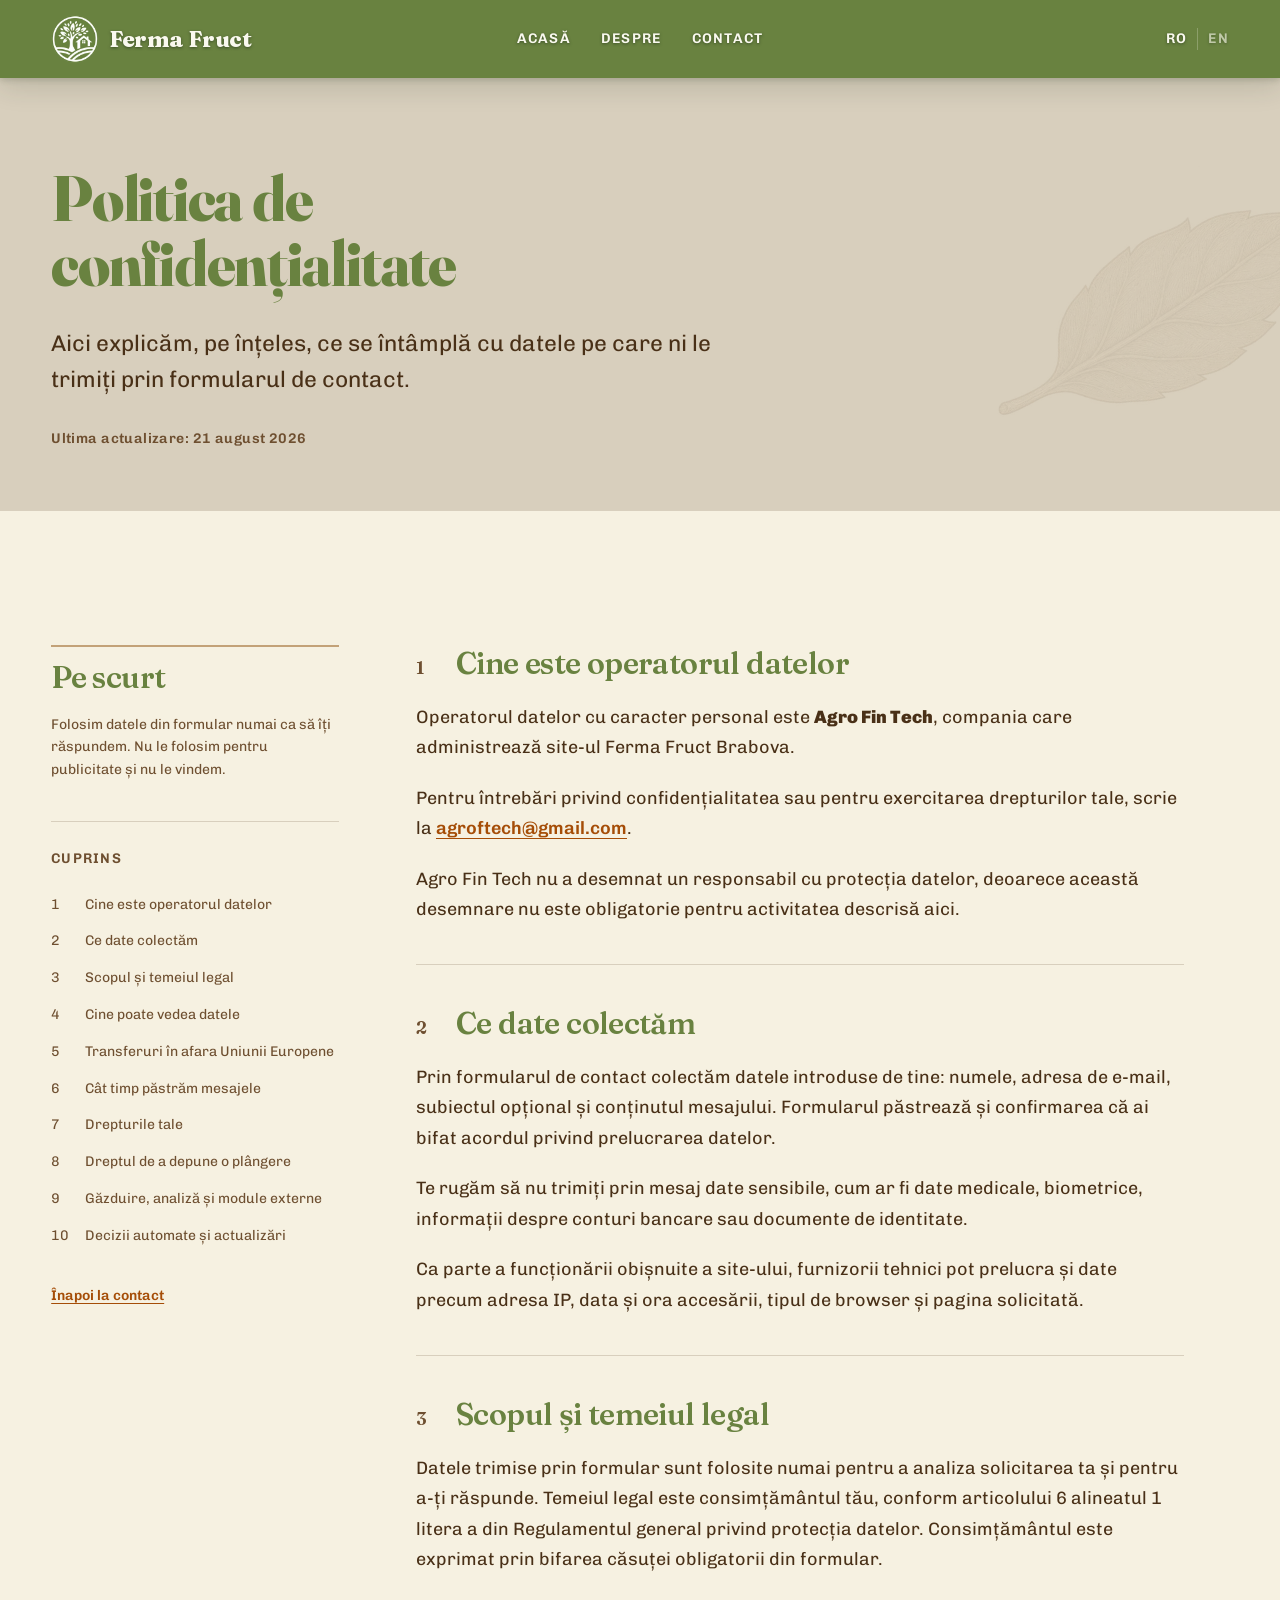
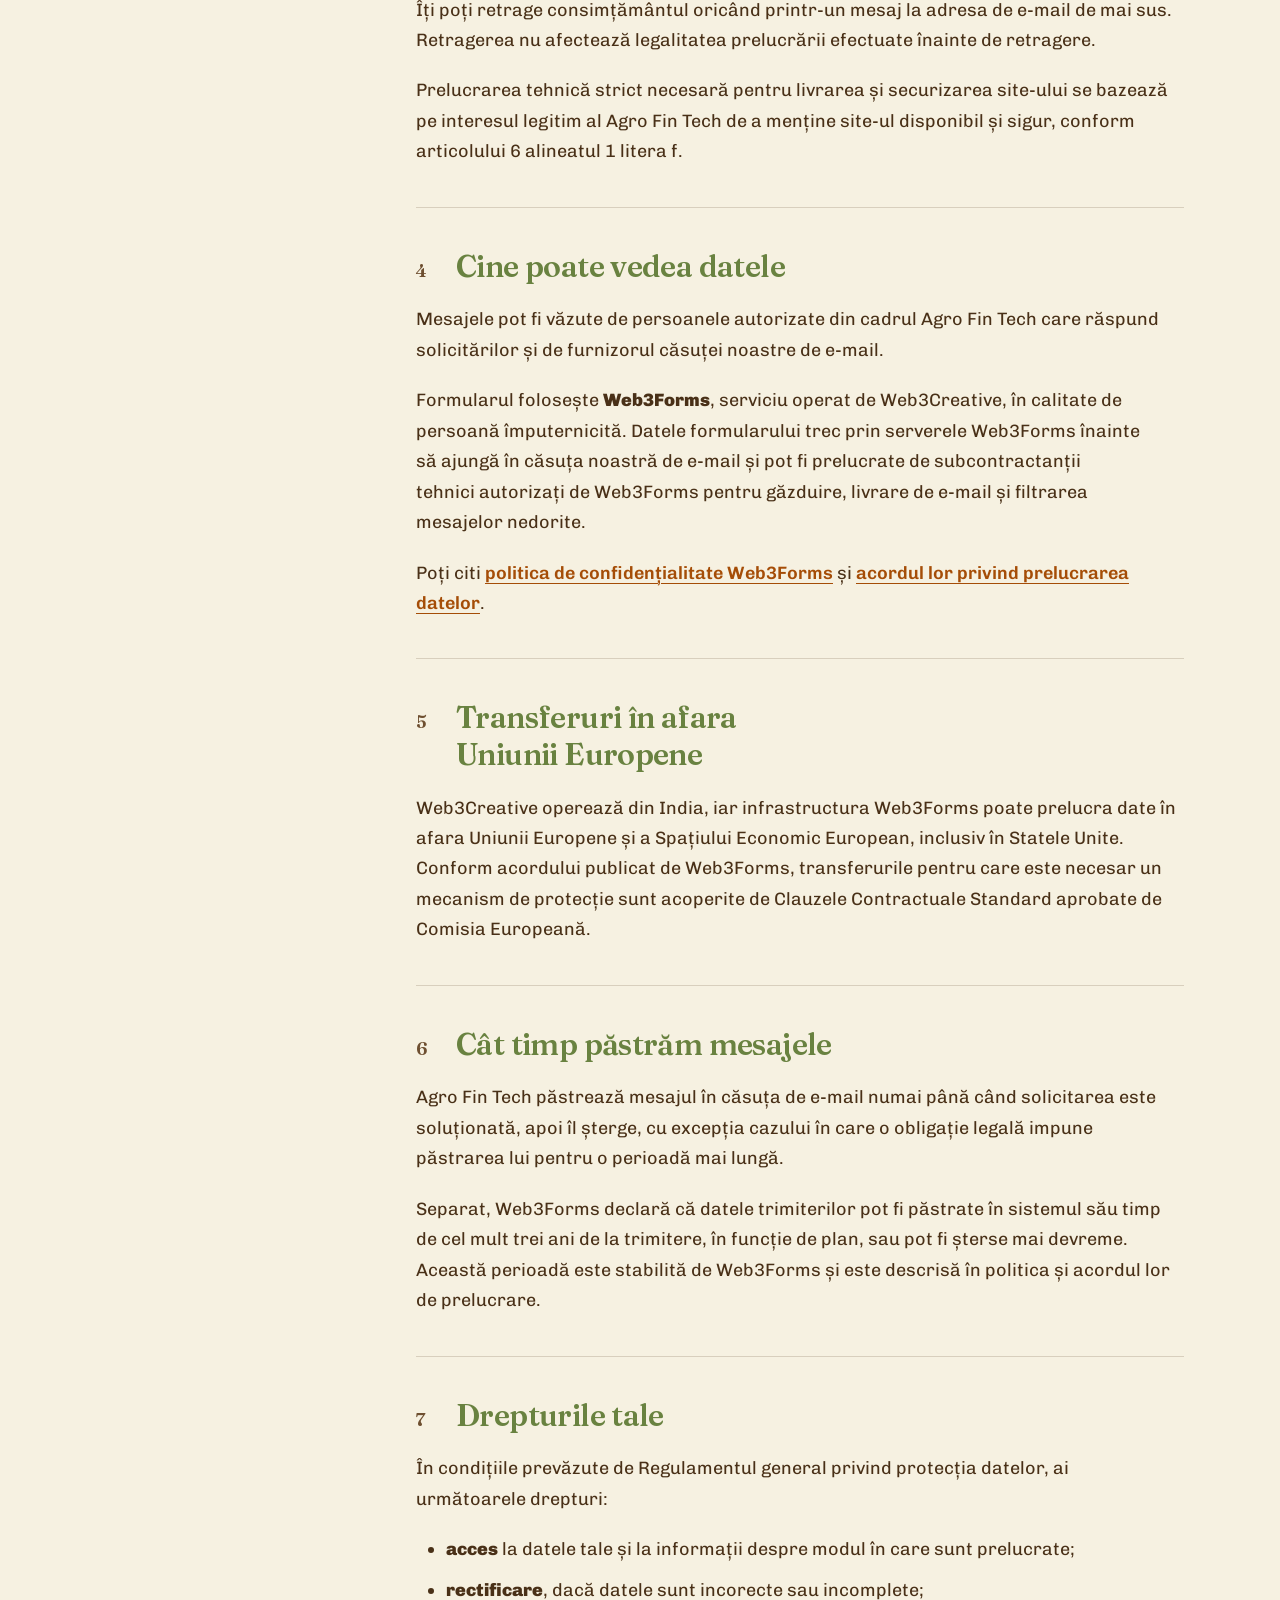
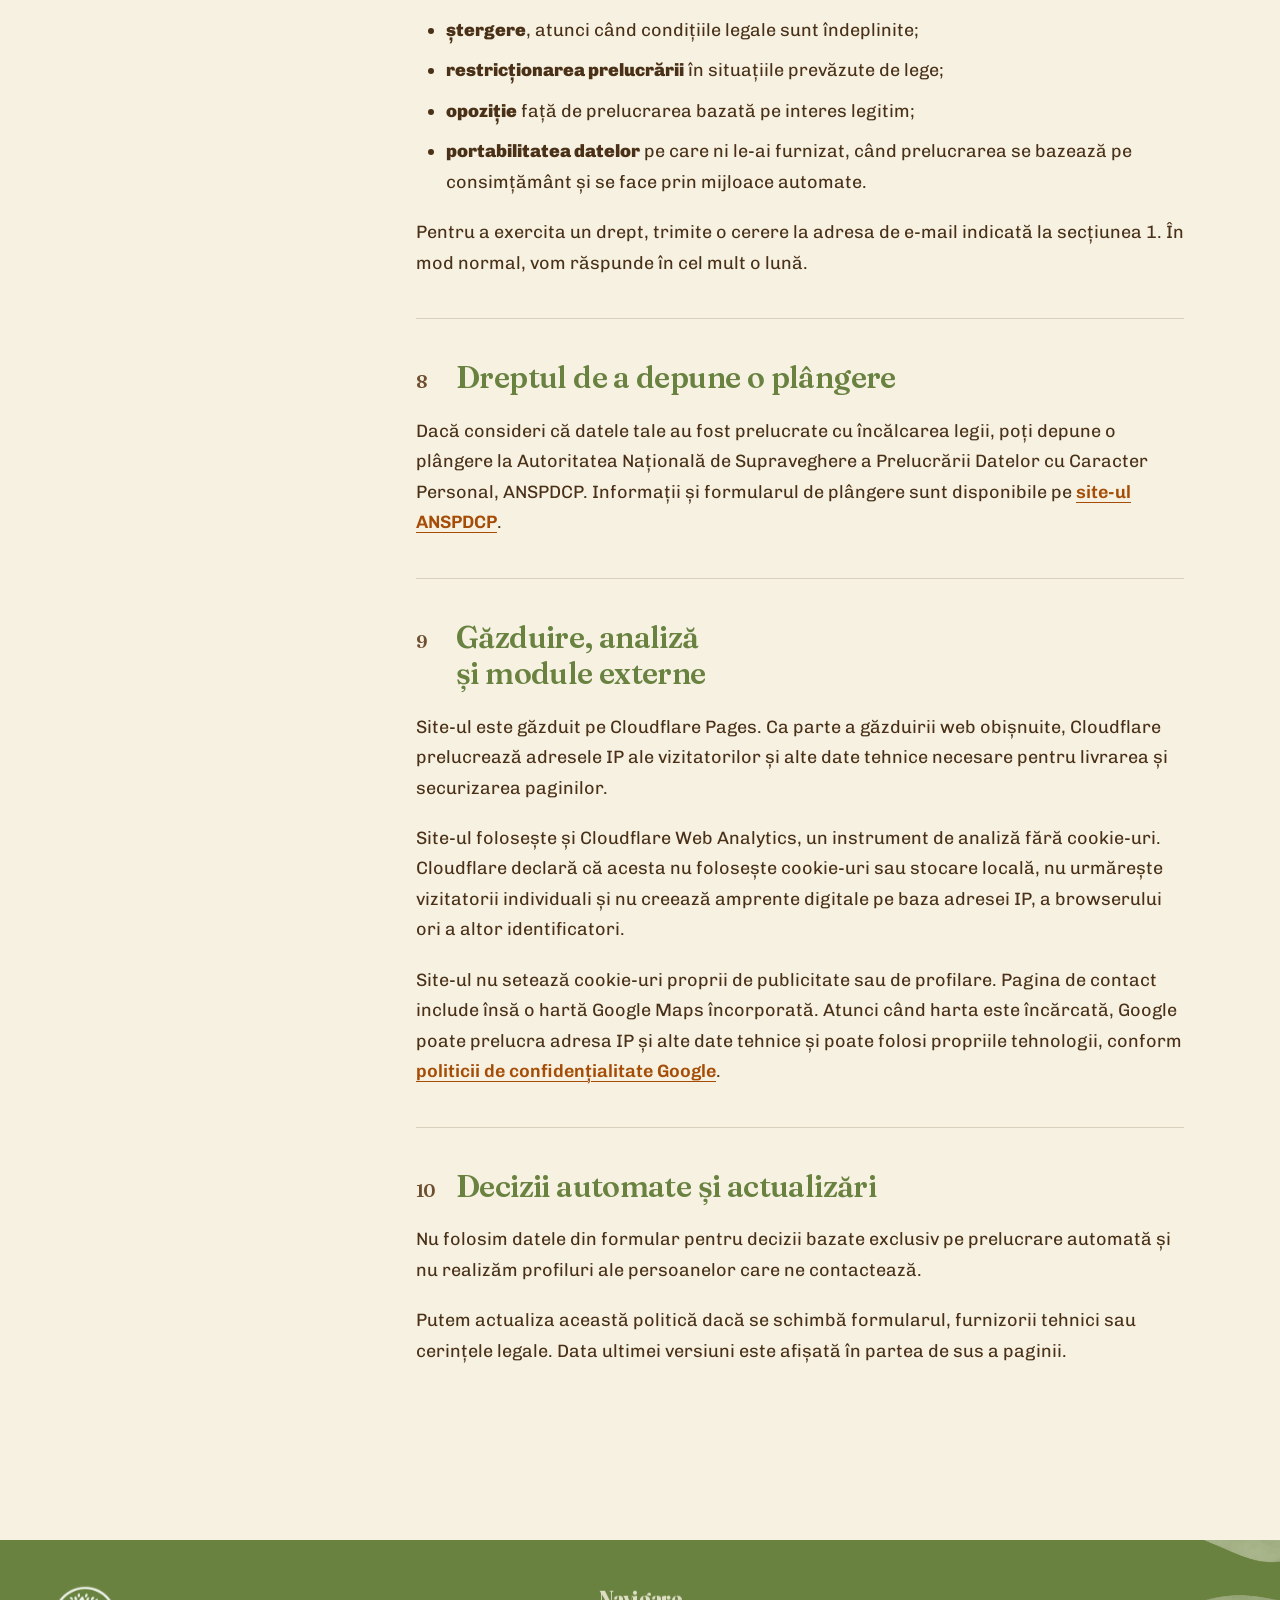
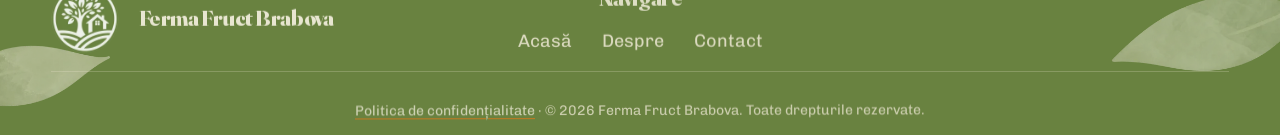
<file: politica-de-confidentialitate.html>
<!DOCTYPE html>
<html lang="ro" class="no-js">

<head>
  <meta charset="UTF-8">
  <meta name="viewport" content="width=device-width, initial-scale=1.0, viewport-fit=cover">
  <script>document.documentElement.classList.remove('no-js');</script>

  <title>Politica de confidențialitate — Ferma Fruct Brabova</title>
  <meta name="description" content="Cum prelucrează Agro Fin Tech datele trimise prin formularul de contact al Ferma Fruct Brabova.">

  <link rel="canonical" href="https://fermafruct.com/politica-de-confidentialitate">
  <link rel="stylesheet" href="css/normalize.css?v=20260825-launch-1">
  <link rel="stylesheet" href="css/tokens.css?v=20260825-launch-1">
  <link rel="stylesheet" href="css/base.css?v=20260825-launch-1">
  <link rel="stylesheet" href="css/style.css?v=20260826-film-pad-1">
  <link rel="stylesheet" href="css/politica-de-confidentialitate.css?v=20260828-privacy-5">
  <link rel="preload" href="fonts/fraunces-var-latin.woff2" as="font" type="font/woff2" crossorigin>

  <link rel="icon" type="image/png" sizes="32x32" href="favicon-32.png">
  <link rel="icon" type="image/png" sizes="512x512" href="favicon.png">
  <link rel="shortcut icon" href="favicon.ico">
  <link rel="apple-touch-icon" href="apple-touch-icon.png">
  <meta name="theme-color" content="#698240">
  <!-- Open Graph: cum arată linkul când e distribuit pe Facebook sau WhatsApp -->
  <meta property="og:site_name" content="Ferma Fruct Brabova">
  <meta property="og:title" content="Politica de confidențialitate — Ferma Fruct Brabova">
  <meta property="og:description" content="Cum prelucrează Agro Fin Tech datele trimise prin formularul de contact.">
  <meta property="og:image" content="https://fermafruct.com/img/og-ferma-fruct-1200.jpg">
  <!-- Lățimea și înălțimea scutesc Facebook de o primă preluare a imaginii; fără ele prima distribuire apare fără poză. -->
  <meta property="og:image:width" content="1200">
  <meta property="og:image:height" content="630">
  <meta property="og:image:alt" content="Caise coapte, roșii și portocalii, pe o creangă cu frunze verzi în livada Fermei Fruct Brabova.">
  <meta property="og:url" content="https://fermafruct.com/politica-de-confidentialitate">
  <meta property="og:type" content="website">
  <meta property="og:locale" content="ro_RO">
  <meta property="og:locale:alternate" content="en_GB">

  <!-- Perechea de limbi a ACESTEI pagini, nu a site-ului: fiecare pagină își
       arată propriul echivalent. x-default e româna, limba fermei. -->
  <link rel="alternate" hreflang="ro" href="https://fermafruct.com/politica-de-confidentialitate">
  <link rel="alternate" hreflang="en" href="https://fermafruct.com/en/privacy-policy">
  <link rel="alternate" hreflang="x-default" href="https://fermafruct.com/politica-de-confidentialitate">

  <meta name="twitter:card" content="summary_large_image">
</head>

<body class="page-inner privacy-page">

  <!-- Această pagină extinde sistemul vizual existent. Conținutul juridic rămâne
       o singură coloană de lectură, cu rezumatul lateral doar ca orientare. -->

  <a class="skip" href="#main">Sari la conținut</a>

  <header class="site-header">
    <div class="site-header__inner">
      <a class="brand" href="index.html" aria-label="Ferma Fruct Brabova, pagina principală">
        <img class="brand__mark" src="img/logo-160.webp?v=20260822-logo-1" srcset="img/logo-160.webp?v=20260822-logo-1 160w, img/logo-320.webp?v=20260822-logo-1 320w"
             sizes="48px" width="320" height="320" alt="" loading="eager">
        <span class="brand__word" aria-hidden="true">Ferma Fruct</span>
      </a>

      <nav class="nav" aria-label="Navigare principală">
        <ul class="nav__list">
          <li><a class="nav__link" href="index.html#acasa">Acasă</a></li>
          <li><a class="nav__link" href="despre.html">Despre</a></li>
          <li><a class="nav__link" href="contact.html">Contact</a></li>
        </ul>
      </nav>

      <!-- Limba curentă e <span>, cealaltă e <a>: pagina nu se leagă de ea
           însăși. Linkul duce la pagina pereche, nu la prima pagină engleză. -->
      <p class="lang">
        <span class="visually-hidden">Limba paginii:</span>
        <span class="lang__current is-lang-here">RO</span>
        <a class="lang__soon is-lang-away" href="en/privacy-policy.html" lang="en" hreflang="en">EN</a>
      </p>

      <button class="burger" type="button" aria-expanded="false" aria-controls="meniu">
        <span class="visually-hidden">Meniu</span>
        <svg class="burger__icon" viewBox="0 0 24 24" fill="none" stroke="currentColor" stroke-width="1.5"
             stroke-linecap="round" aria-hidden="true">
          <path d="M3.5 7h17" />
          <path d="M3.5 12h17" />
          <path d="M3.5 17h17" />
        </svg>
      </button>
    </div>
  </header>

  <div class="drawer" id="meniu" inert>
    <div class="drawer__scrim" data-drawer-close></div>
    <nav class="drawer__panel" aria-label="Meniu">
      <img class="drawer__leaf" src="img/leaf-480.webp" width="480" height="480" alt="" aria-hidden="true"
           loading="lazy" decoding="async">
      <div class="drawer__top">
        <img class="drawer__mark" src="img/logo-160.webp?v=20260822-logo-1" srcset="img/logo-160.webp?v=20260822-logo-1 160w, img/logo-320.webp?v=20260822-logo-1 320w"
             sizes="44px" width="320" height="320" alt="" loading="lazy">
        <button class="drawer__close" type="button" data-drawer-close>
          <span class="visually-hidden">Închide meniul</span>
          <svg class="burger__icon" viewBox="0 0 24 24" fill="none" stroke="currentColor" stroke-width="1.5"
               stroke-linecap="round" aria-hidden="true">
            <path d="M6 6l12 12" />
            <path d="M18 6L6 18" />
          </svg>
        </button>
      </div>
      <ul class="drawer__list">
        <li><a class="drawer__link" href="index.html#acasa">Acasă</a></li>
        <li><a class="drawer__link" href="despre.html">Despre</a></li>
        <li><a class="drawer__link" href="contact.html">Contact</a></li>
      </ul>
      <p class="drawer__lang">
        <span class="visually-hidden">Limba paginii:</span>
        <span class="drawer__lang-now is-lang-here">RO</span>
        <a class="drawer__lang-soon is-lang-away" href="en/privacy-policy.html" lang="en" hreflang="en">EN</a>
      </p>
    </nav>
  </div>

  <main id="main" class="privacy">
    <header class="privacy__hero">
      <div class="privacy__hero-inner">
        <div class="privacy__hero-copy">
          <h1 class="privacy__title">Politica de confidențialitate</h1>
          <p class="privacy__intro">Aici explicăm, pe înțeles, ce se întâmplă cu datele pe care ni le trimiți prin formularul de contact.</p>
          <p class="privacy__updated">Ultima actualizare: <time datetime="2026-08-21">21 august 2026</time></p>
        </div>
        <img class="privacy__leaf" src="img/leaf-480.webp" width="480" height="480" alt="" aria-hidden="true">
      </div>
    </header>

    <div class="privacy__body">
      <aside class="privacy__summary" aria-label="Rezumat și cuprins">
        <div class="privacy__summary-sticky">
          <h2 class="privacy__summary-title">Pe scurt</h2>
          <p>Folosim datele din formular numai ca să îți răspundem. Nu le folosim pentru publicitate și nu le vindem.</p>

          <nav class="privacy__toc" aria-labelledby="cuprins">
            <h3 class="privacy__toc-title" id="cuprins">Cuprins</h3>
            <ol class="privacy__toc-list">
            <li class="privacy__toc-item">
              <a class="privacy__toc-link" href="#operator"><span class="privacy__toc-num" aria-hidden="true">1</span>Cine este operatorul datelor</a>
            </li>
            <li class="privacy__toc-item">
              <a class="privacy__toc-link" href="#date-colectate"><span class="privacy__toc-num" aria-hidden="true">2</span>Ce date colectăm</a>
            </li>
            <li class="privacy__toc-item">
              <a class="privacy__toc-link" href="#scop-temei"><span class="privacy__toc-num" aria-hidden="true">3</span>Scopul și temeiul legal</a>
            </li>
            <li class="privacy__toc-item">
              <a class="privacy__toc-link" href="#destinatari"><span class="privacy__toc-num" aria-hidden="true">4</span>Cine poate vedea datele</a>
            </li>
            <li class="privacy__toc-item">
              <a class="privacy__toc-link" href="#transferuri"><span class="privacy__toc-num" aria-hidden="true">5</span>Transferuri în afara Uniunii Europene</a>
            </li>
            <li class="privacy__toc-item">
              <a class="privacy__toc-link" href="#pastrare"><span class="privacy__toc-num" aria-hidden="true">6</span>Cât timp păstrăm mesajele</a>
            </li>
            <li class="privacy__toc-item">
              <a class="privacy__toc-link" href="#drepturi"><span class="privacy__toc-num" aria-hidden="true">7</span>Drepturile tale</a>
            </li>
            <li class="privacy__toc-item">
              <a class="privacy__toc-link" href="#plangere"><span class="privacy__toc-num" aria-hidden="true">8</span>Dreptul de a depune o plângere</a>
            </li>
            <li class="privacy__toc-item">
              <a class="privacy__toc-link" href="#tehnologii"><span class="privacy__toc-num" aria-hidden="true">9</span>Găzduire, analiză și module externe</a>
            </li>
            <li class="privacy__toc-item">
              <a class="privacy__toc-link" href="#decizii"><span class="privacy__toc-num" aria-hidden="true">10</span>Decizii automate și actualizări</a>
            </li>
            </ol>
          </nav>

          <a class="privacy__contact-link" href="contact.html">Înapoi la contact</a>
        </div>
      </aside>

      <article class="privacy__content">
        <section class="privacy__section" aria-labelledby="operator">
          <h2 id="operator"><span class="privacy__num" aria-hidden="true">1</span>Cine este operatorul datelor</h2>
          <p>Operatorul datelor cu caracter personal este <strong>Agro Fin Tech</strong>, compania care administrează site-ul Ferma Fruct Brabova.</p>
          <p>Pentru întrebări privind confidențialitatea sau pentru exercitarea drepturilor tale, scrie la <a href="mailto:agroftech@gmail.com">agroftech@gmail.com</a>.</p>
          <p>Agro Fin Tech nu a desemnat un responsabil cu protecția datelor, deoarece această desemnare nu este obligatorie pentru activitatea descrisă aici.</p>
        </section>

        <section class="privacy__section" aria-labelledby="date-colectate">
          <h2 id="date-colectate"><span class="privacy__num" aria-hidden="true">2</span>Ce date colectăm</h2>
          <p>Prin formularul de contact colectăm datele introduse de tine: numele, adresa de e-mail, subiectul opțional și conținutul mesajului. Formularul păstrează și confirmarea că ai bifat acordul privind prelucrarea datelor.</p>
          <p>Te rugăm să nu trimiți prin mesaj date sensibile, cum ar fi date medicale, biometrice, informații despre conturi bancare sau documente de identitate.</p>
          <p>Ca parte a funcționării obișnuite a site-ului, furnizorii tehnici pot prelucra și date precum adresa IP, data și ora accesării, tipul de browser și pagina solicitată.</p>
        </section>

        <section class="privacy__section" aria-labelledby="scop-temei">
          <h2 id="scop-temei"><span class="privacy__num" aria-hidden="true">3</span>Scopul și temeiul legal</h2>
          <p>Datele trimise prin formular sunt folosite numai pentru a analiza solicitarea ta și pentru a-ți răspunde. Temeiul legal este consimțământul tău, conform articolului 6 alineatul 1 litera a din Regulamentul general privind protecția datelor. Consimțământul este exprimat prin bifarea căsuței obligatorii din formular.</p>
          <p>Îți poți retrage consimțământul oricând printr-un mesaj la adresa de e-mail de mai sus. Retragerea nu afectează legalitatea prelucrării efectuate înainte de retragere.</p>
          <p>Prelucrarea tehnică strict necesară pentru livrarea și securizarea site-ului se bazează pe interesul legitim al Agro Fin Tech de a menține site-ul disponibil și sigur, conform articolului 6 alineatul 1 litera f.</p>
        </section>

        <section class="privacy__section" aria-labelledby="destinatari">
          <h2 id="destinatari"><span class="privacy__num" aria-hidden="true">4</span>Cine poate vedea datele</h2>
          <p>Mesajele pot fi văzute de persoanele autorizate din cadrul Agro Fin Tech care răspund solicitărilor și de furnizorul căsuței noastre de e-mail.</p>
          <p>Formularul folosește <strong>Web3Forms</strong>, serviciu operat de Web3Creative, în calitate de persoană împuternicită. Datele formularului trec prin serverele Web3Forms înainte să ajungă în căsuța noastră de e-mail și pot fi prelucrate de subcontractanții tehnici autorizați de Web3Forms pentru găzduire, livrare de e-mail și filtrarea mesajelor nedorite.</p>
          <p>Poți citi <a href="https://web3forms.com/privacy" target="_blank" rel="noopener noreferrer">politica de confidențialitate Web3Forms<span class="visually-hidden">, se deschide într-o filă nouă</span></a> și <a href="https://web3forms.com/dpa" target="_blank" rel="noopener noreferrer">acordul lor privind prelucrarea datelor<span class="visually-hidden">, se deschide într-o filă nouă</span></a>.</p>
        </section>

        <section class="privacy__section" aria-labelledby="transferuri">
          <h2 id="transferuri"><span class="privacy__num" aria-hidden="true">5</span>Transferuri în afara Uniunii Europene</h2>
          <p>Web3Creative operează din India, iar infrastructura Web3Forms poate prelucra date în afara Uniunii Europene și a Spațiului Economic European, inclusiv în Statele Unite. Conform acordului publicat de Web3Forms, transferurile pentru care este necesar un mecanism de protecție sunt acoperite de Clauzele Contractuale Standard aprobate de Comisia Europeană.</p>
        </section>

        <section class="privacy__section" aria-labelledby="pastrare">
          <h2 id="pastrare"><span class="privacy__num" aria-hidden="true">6</span>Cât timp păstrăm mesajele</h2>
          <p>Agro Fin Tech păstrează mesajul în căsuța de e-mail numai până când solicitarea este soluționată, apoi îl șterge, cu excepția cazului în care o obligație legală impune păstrarea lui pentru o perioadă mai lungă.</p>
          <p>Separat, Web3Forms declară că datele trimiterilor pot fi păstrate în sistemul său timp de cel mult trei ani de la trimitere, în funcție de plan, sau pot fi șterse mai devreme. Această perioadă este stabilită de Web3Forms și este descrisă în politica și acordul lor de prelucrare.</p>
        </section>

        <section class="privacy__section" aria-labelledby="drepturi">
          <h2 id="drepturi"><span class="privacy__num" aria-hidden="true">7</span>Drepturile tale</h2>
          <p>În condițiile prevăzute de Regulamentul general privind protecția datelor, ai următoarele drepturi:</p>
          <ul class="privacy__rights">
            <li><strong>acces</strong> la datele tale și la informații despre modul în care sunt prelucrate;</li>
            <li><strong>rectificare</strong>, dacă datele sunt incorecte sau incomplete;</li>
            <li><strong>ștergere</strong>, atunci când condițiile legale sunt îndeplinite;</li>
            <li><strong>restricționarea prelucrării</strong> în situațiile prevăzute de lege;</li>
            <li><strong>opoziție</strong> față de prelucrarea bazată pe interes legitim;</li>
            <li><strong>portabilitatea datelor</strong> pe care ni le-ai furnizat, când prelucrarea se bazează pe consimțământ și se face prin mijloace automate.</li>
          </ul>
          <p>Pentru a exercita un drept, trimite o cerere la adresa de e-mail indicată la secțiunea 1. În mod normal, vom răspunde în cel mult o lună.</p>
        </section>

        <section class="privacy__section" aria-labelledby="plangere">
          <h2 id="plangere"><span class="privacy__num" aria-hidden="true">8</span>Dreptul de a depune o plângere</h2>
          <p>Dacă consideri că datele tale au fost prelucrate cu încălcarea legii, poți depune o plângere la Autoritatea Națională de Supraveghere a Prelucrării Datelor cu Caracter Personal, ANSPDCP. Informații și formularul de plângere sunt disponibile pe <a href="https://www.dataprotection.ro/?page=Plangeri_RGPD&amp;lang=ro" target="_blank" rel="noopener noreferrer">site-ul ANSPDCP<span class="visually-hidden">, se deschide într-o filă nouă</span></a>.</p>
        </section>

        <section class="privacy__section" aria-labelledby="tehnologii">
          <h2 id="tehnologii"><span class="privacy__num" aria-hidden="true">9</span>Găzduire, analiză și module externe</h2>
          <p>Site-ul este găzduit pe Cloudflare Pages. Ca parte a găzduirii web obișnuite, Cloudflare prelucrează adresele IP ale vizitatorilor și alte date tehnice necesare pentru livrarea și securizarea paginilor.</p>
          <p>Site-ul folosește și Cloudflare Web Analytics, un instrument de analiză fără cookie-uri. Cloudflare declară că acesta nu folosește cookie-uri sau stocare locală, nu urmărește vizitatorii individuali și nu creează amprente digitale pe baza adresei IP, a browserului ori a altor identificatori.</p>
          <p>Site-ul nu setează cookie-uri proprii de publicitate sau de profilare. Pagina de contact include însă o hartă Google Maps încorporată. Atunci când harta este încărcată, Google poate prelucra adresa IP și alte date tehnice și poate folosi propriile tehnologii, conform <a href="https://policies.google.com/privacy?hl=ro" target="_blank" rel="noopener noreferrer">politicii de confidențialitate Google<span class="visually-hidden">, se deschide într-o filă nouă</span></a>.</p>
        </section>

        <section class="privacy__section" aria-labelledby="decizii">
          <h2 id="decizii"><span class="privacy__num" aria-hidden="true">10</span>Decizii automate și actualizări</h2>
          <p>Nu folosim datele din formular pentru decizii bazate exclusiv pe prelucrare automată și nu realizăm profiluri ale persoanelor care ne contactează.</p>
          <p>Putem actualiza această politică dacă se schimbă formularul, furnizorii tehnici sau cerințele legale. Data ultimei versiuni este afișată în partea de sus a paginii.</p>
        </section>
      </article>
    </div>
  </main>

  <footer class="site-footer">
    <img class="site-footer__leaf site-footer__leaf--top" src="img/top-leaf-branch-1024.webp"
         srcset="img/top-leaf-branch-640.webp 640w, img/top-leaf-branch-1024.webp 1024w"
         sizes="(min-width: 85em) 40vw, 30vw" width="1024" height="768" alt="" aria-hidden="true"
         loading="lazy" decoding="async">
    <img class="site-footer__leaf site-footer__leaf--bottom" src="img/bottom-leaf-branch-1024.webp"
         srcset="img/bottom-leaf-branch-640.webp 640w, img/bottom-leaf-branch-1024.webp 1024w"
         sizes="(min-width: 85em) 40vw, 26vw" width="1024" height="768" alt="" aria-hidden="true"
         loading="lazy" decoding="async">

    <div class="site-footer__inner">
      <div class="site-footer__lead">
        <img class="site-footer__mark" src="img/logo-160.webp?v=20260822-logo-1" width="320" height="320" alt="" loading="lazy">
        <p class="site-footer__name">Ferma Fruct Brabova</p>
      </div>
      <nav class="site-footer__nav" aria-label="Navigare în subsol">
        <h2 class="site-footer__heading">Navigare</h2>
        <ul class="site-footer__links">
          <li><a class="site-footer__nav-link" href="index.html#acasa">Acasă</a></li>
          <li><a class="site-footer__nav-link" href="despre.html">Despre</a></li>
          <li><a class="site-footer__nav-link" href="contact.html">Contact</a></li>
        </ul>
      </nav>
    </div>

    <div class="site-footer__base">
      <p class="site-footer__legal">
        <a class="site-footer__legal-link" href="politica-de-confidentialitate.html" aria-current="page">Politica de confidențialitate</a>
        <span aria-hidden="true"> · </span>
        <span>&copy; 2026 Ferma Fruct Brabova. Toate drepturile rezervate.</span>
      </p>
    </div>
  </footer>

  <script src="js/gsap.min.js"></script>
  <script src="js/main.js?v=20260826-film-pad-1"></script>
  <!-- Doar evidențierea secțiunii curente în cuprins, separat ca să nu ceară ?v= nou pe celelalte pagini. -->
  <script src="js/politica.js?v=20260821-privacy-4"></script>
<!-- impeccable-live-start -->
<!-- impeccable-live-end -->
</body>

</html>
</file>
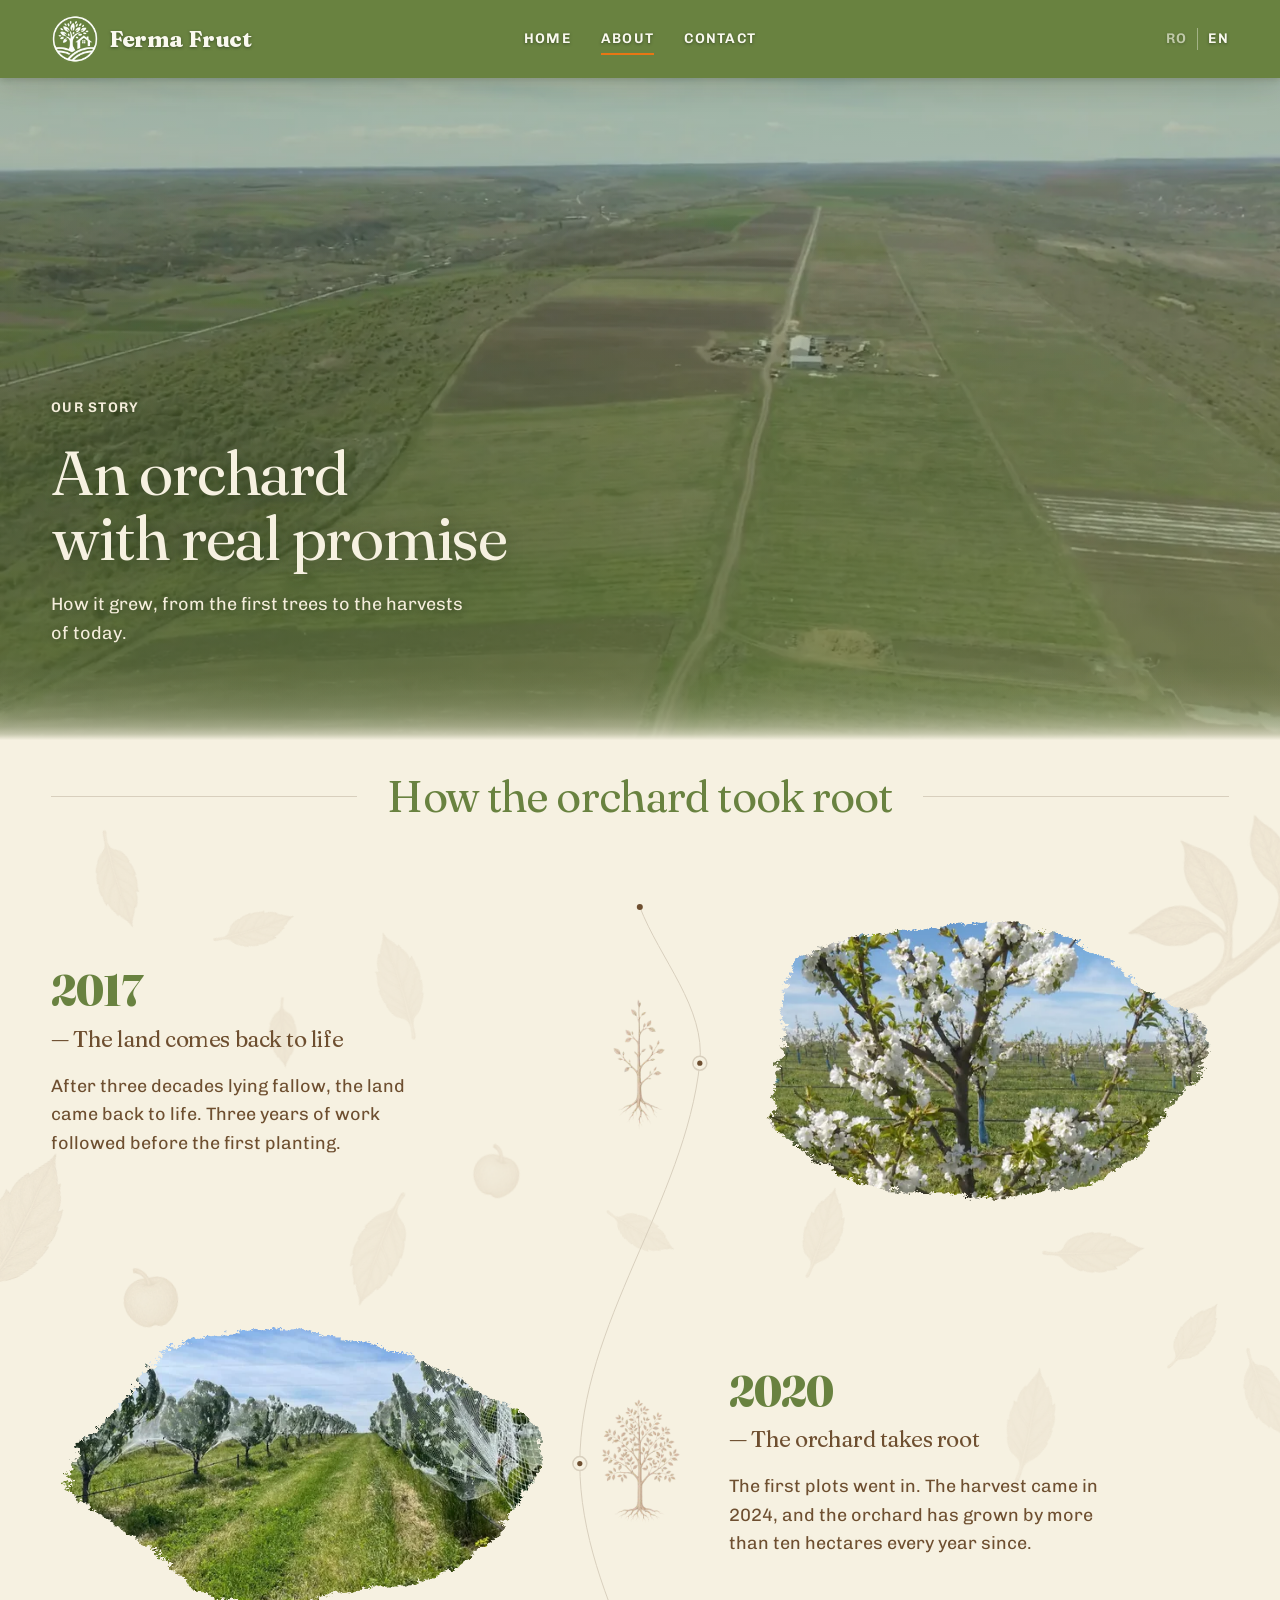
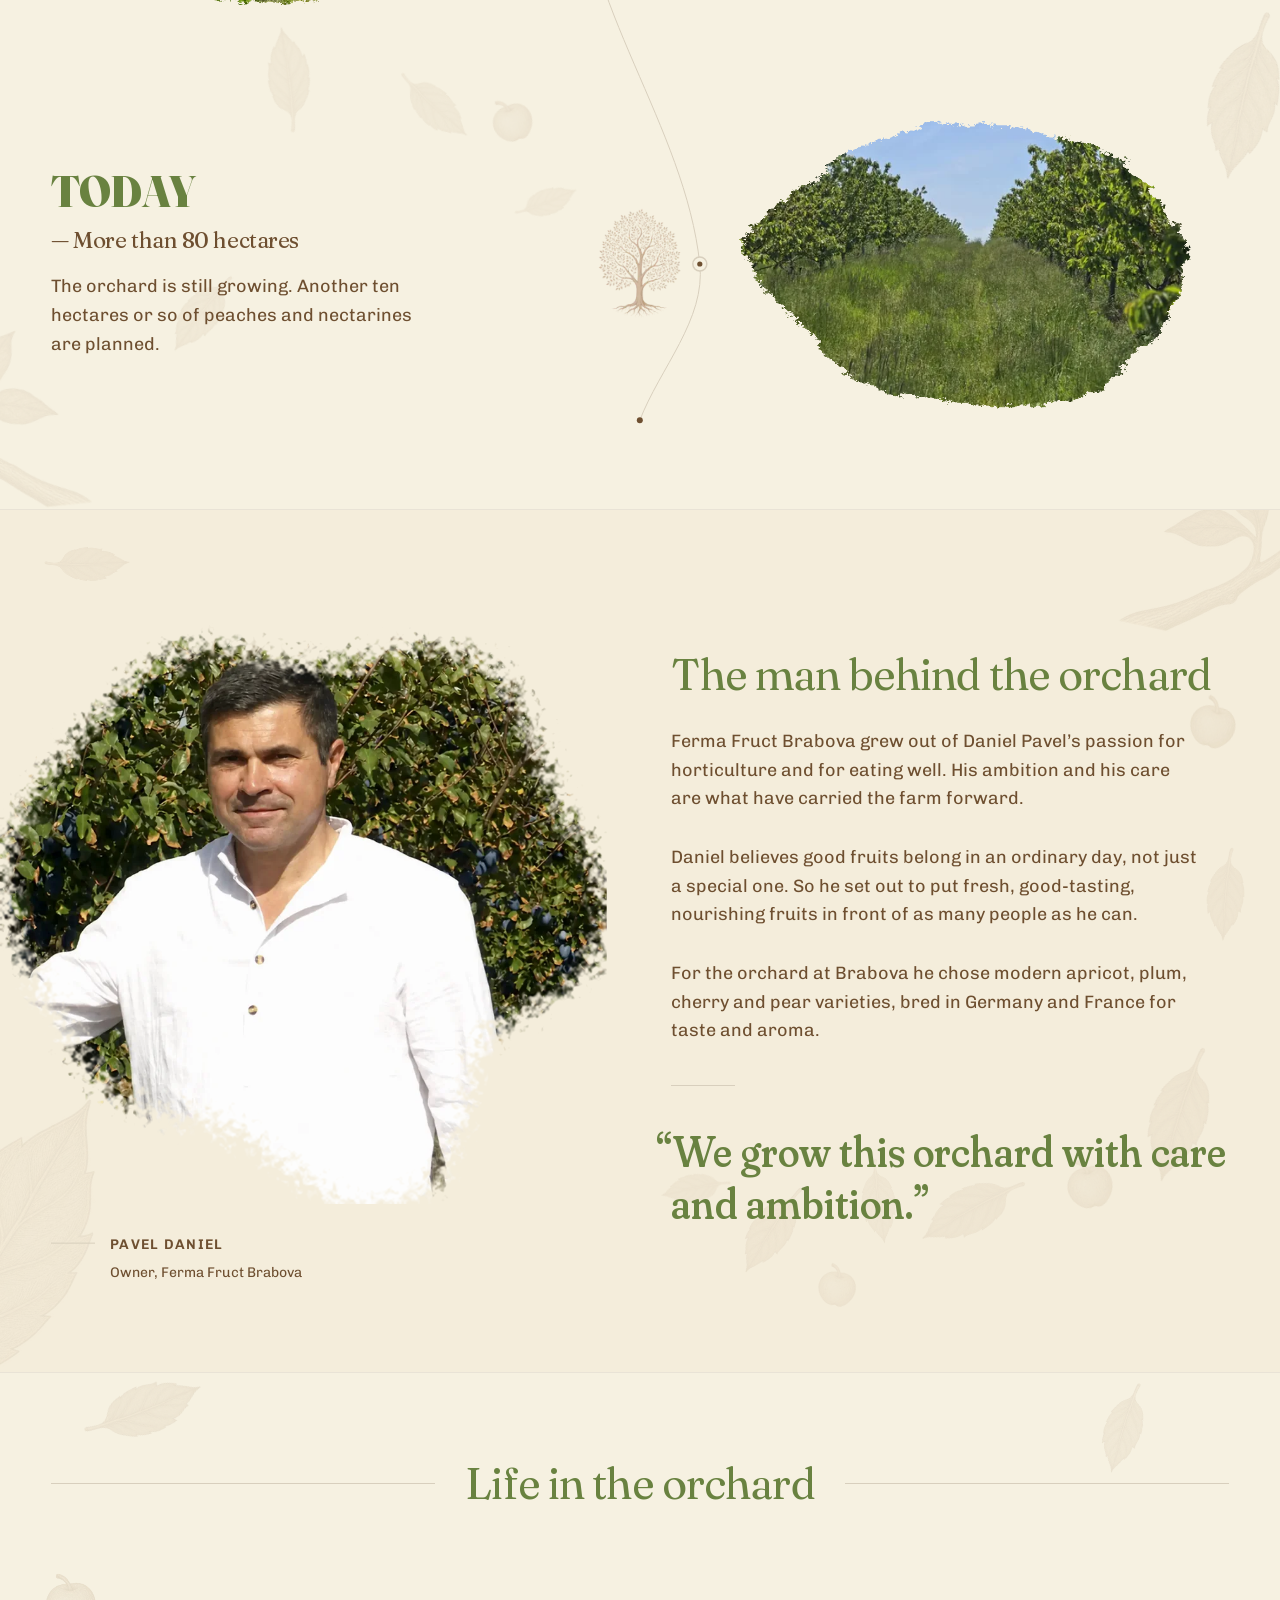
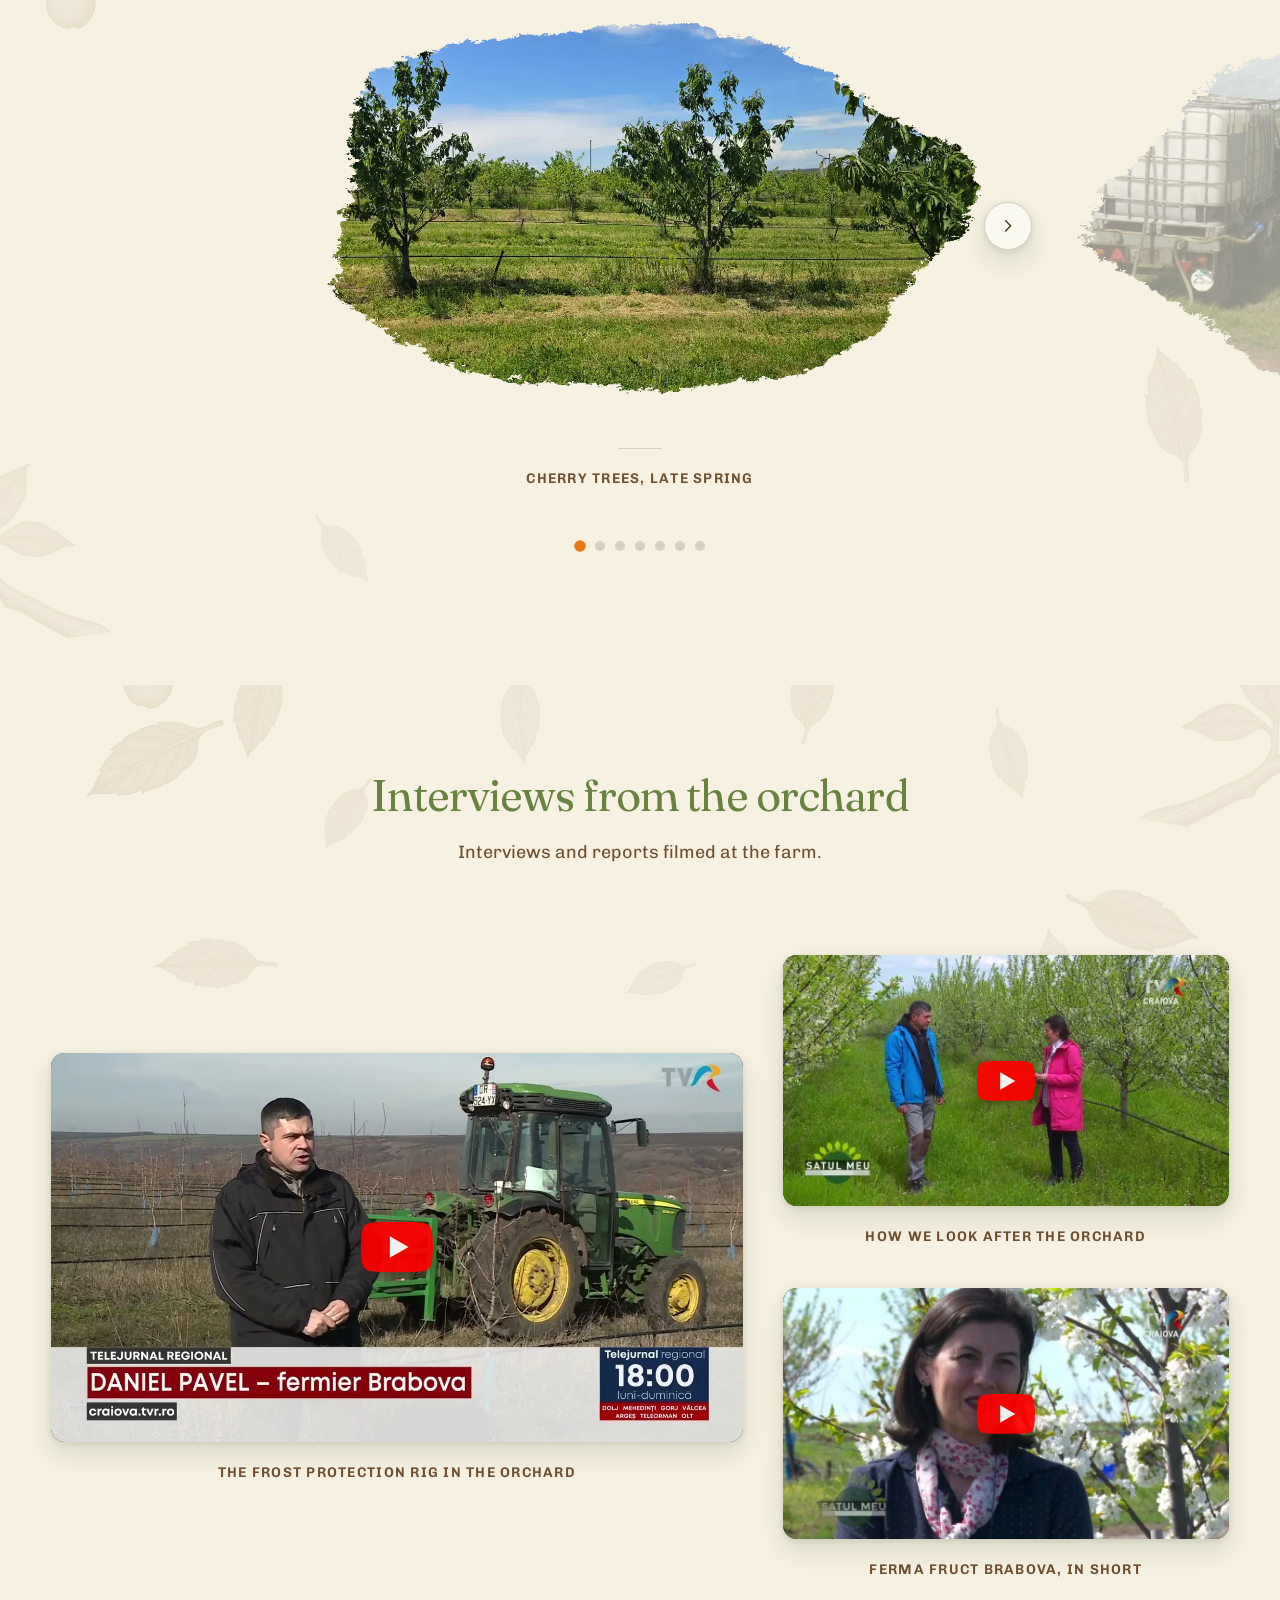
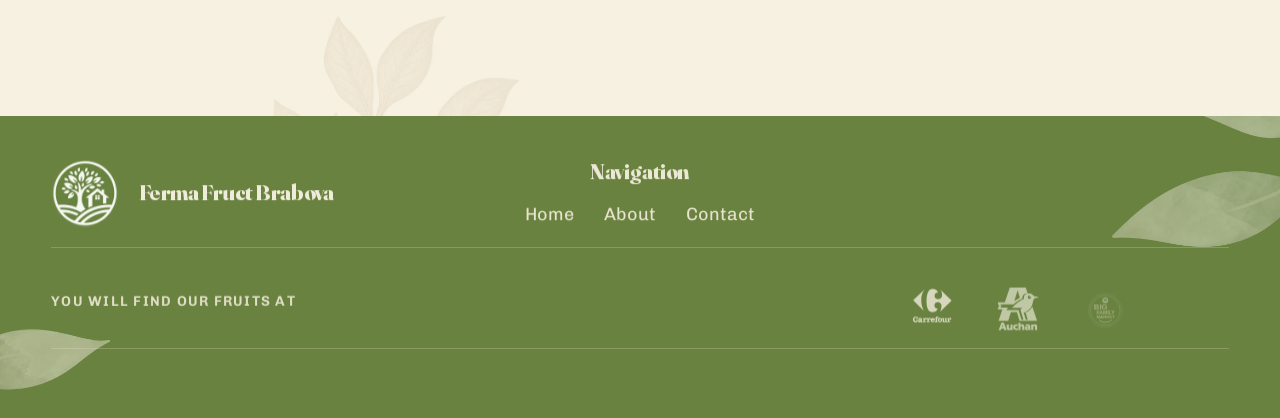
<file: en/about.html>
<!DOCTYPE html>
<html lang="en" class="no-js">

<head>
  <meta charset="UTF-8">
  <!-- viewport-fit=cover: fără el env(safe-area-inset-*) e 0, marginea nu ocolește crestătura în peisaj. -->
  <meta name="viewport" content="width=device-width, initial-scale=1.0, viewport-fit=cover">

  <!-- Scoate .no-js înainte de prima pictare, altfel bara de meniu clipește. -->
  <script>document.documentElement.classList.remove('no-js');</script>

  <title>About the farm — Ferma Fruct Brabova</title>
  <meta name="description" content="The story of Ferma Fruct Brabova: how the orchard took root, the man behind it and the daily life among the trees.">

  <link rel="canonical" href="https://fermafruct.com/en/about">

  <!-- despre.css vine ULTIMUL. CSS-ul acestei pagini nu se scrie în style.css. -->
  <link rel="stylesheet" href="../css/normalize.css?v=20260825-launch-1">
  <link rel="stylesheet" href="../css/tokens.css?v=20260825-launch-1">
  <link rel="stylesheet" href="../css/base.css?v=20260825-launch-1">
  <link rel="stylesheet" href="../css/style.css?v=20260826-film-pad-1">
  <link rel="stylesheet" href="../css/despre.css?v=20260824-drift-paint-9">

  <!-- Doar setul latin; latin-ext (ș, ț) vine mai târziu via unicode-range. -->
  <link rel="preload" href="../fonts/fraunces-var-latin.woff2" as="font" type="font/woff2" crossorigin>

  <!-- Open Graph: cum arată linkul când e distribuit pe Facebook sau WhatsApp -->
  <meta property="og:site_name" content="Ferma Fruct Brabova">
  <meta property="og:title" content="About Ferma Fruct Brabova">
  <meta property="og:description" content="How the orchard took root, the man behind it and the daily life among the trees.">
  <meta property="og:image" content="https://fermafruct.com/img/og-ferma-fruct-1200.jpg">
  <!-- Lățimea și înălțimea scutesc Facebook de o primă preluare a imaginii; fără ele prima distribuire apare fără poză. -->
  <meta property="og:image:width" content="1200">
  <meta property="og:image:height" content="630">
  <meta property="og:image:alt" content="Ripe red and orange apricots on a leafy branch in Ferma Fruct Brabova's orchard.">
  <meta property="og:url" content="https://fermafruct.com/en/about">
  <meta property="og:type" content="website">
  <meta property="og:locale" content="en_GB">
  <meta property="og:locale:alternate" content="ro_RO">

  <!-- Perechea de limbi a ACESTEI pagini, nu a site-ului: fiecare pagină își
       arată propriul echivalent. x-default e româna, limba fermei. -->
  <link rel="alternate" hreflang="ro" href="https://fermafruct.com/despre">
  <link rel="alternate" hreflang="en" href="https://fermafruct.com/en/about">
  <link rel="alternate" hreflang="x-default" href="https://fermafruct.com/despre">

  <meta name="twitter:card" content="summary_large_image">

  <link rel="icon" type="image/png" sizes="32x32" href="../favicon-32.png">
  <link rel="icon" type="image/png" sizes="512x512" href="../favicon.png">
  <link rel="shortcut icon" href="../favicon.ico">
  <link rel="apple-touch-icon" href="../apple-touch-icon.png">
  <meta name="theme-color" content="#3E6027">

  <!-- Datele fermei. Strada lipsește din tot fișierul fiindcă ferma nu a dat-o
       încă: un câmp lipsă e corect, unul ghicit nu. Telefonul e în format
       internațional, cerut de schema.org. Coordonatele sunt aceleași cu harta
       din en/contact.html; dacă se schimbă una, se schimbă amândouă. -->
  <script type="application/ld+json">
    {
      "@context": "https://schema.org",
      "@type": "Farm",
      "@id": "https://fermafruct.com/#ferma",
      "name": "Ferma Fruct Brabova",
      "url": "https://fermafruct.com/",
      "logo": "https://fermafruct.com/img/logo-320.webp",
      "image": "https://fermafruct.com/img/og-ferma-fruct-1200.jpg",
      "description": "An orchard of cherries, pears, plums and apricots at Brabova, in Dolj county, Romania.",
      "telephone": "+40745051892",
      "email": "agroftech@gmail.com",
      "sameAs": [
        "https://www.facebook.com/ferma.fruct"
      ],
      "address": {
        "@type": "PostalAddress",
        "addressLocality": "Brabova",
        "addressRegion": "Dolj",
        "addressCountry": "RO"
      },
      "geo": {
        "@type": "GeoCoordinates",
        "latitude": 44.375004,
        "longitude": 23.457348
      },
      "areaServed": "Romania"
    }
  </script>
</head>

<!-- .page-inner: bara verde din primul cadru. main.js publică --p (umplerea
     barei) numai când găsește un .hero, iar heroul de aici e .story, nu .hero,
     ca regulile de hero din style.css să nu cadă peste el. -->
<body class="page-inner">

  <!-- ==========================================================================
       DIRECTION CONTRACT — pagina „Despre". Nu șterge; contractul întreg al
       site-ului e în index.html.

       THESIS: livada se citește ca o creștere, nu ca o listă de realizări.
       Pagina refuză coloana de „milestones" cu iconițe: cele trei momente
       stau pe o singură linie desenată care coboară prin mijlocul paginii,
       iar fotografiile alternează de o parte și de alta a ei.

       OWN-WORLD: aceeași lume ca pe index — hârtie cremă, un singur verde,
       portocaliu numai pe ce se poate apăsa, Fraunces pentru titluri și
       Chivo pentru text. Fotografiile din conținutul principal au marginea
       de acuarelă (mască webp), la fel ca fructele de pe pagina principală.

       STORY: vizitatorul vede întâi ferma întreagă din dronă, urmărește
       linia de la primii pomi până astăzi, îl întâlnește pe omul care o
       ține, se plimbă prin fotografii și ajunge la interviuri.

       FIRST VIEWPORT: bandă de film pe toată lățimea sub bara verde plină,
       supratitlu, titlu pe două rânduri și subtitlu jos-stânga; filmul merge
       în buclă, fără comenzi, iar talpa benzii se estompează în hârtie.

       FORM: tot ce e mai jos e construit după macheta trimisă de client la
       2026-08-19; nu se rearanjează fără să se ceară.
       ========================================================================== -->

  <a class="skip" href="#main">Skip to content</a>

  <header class="site-header">
    <div class="site-header__inner">

      <a class="brand" href="index.html" aria-label="Ferma Fruct Brabova, home page">
        <img class="brand__mark" src="../img/logo-160.webp?v=20260822-logo-1" srcset="../img/logo-160.webp?v=20260822-logo-1 160w, ../img/logo-320.webp?v=20260822-logo-1 320w"
             sizes="48px" width="320" height="320" alt="" loading="eager">
        <span class="brand__word" aria-hidden="true">Ferma Fruct</span>
      </a>

      <!-- Linkuri absolute la fișier (index.html#...): secțiunile alea nu există aici. -->
      <nav class="nav" aria-label="Main navigation">
        <ul class="nav__list">
          <li><a class="nav__link" href="index.html#acasa">Home</a></li>
          <li><a class="nav__link" href="about.html" aria-current="page">About</a></li>
          <li><a class="nav__link" href="contact.html">Contact</a></li>
        </ul>
      </nav>

      <!-- Limba curentă e <span>, cealaltă e <a>: pagina nu se leagă de ea
           însăși. Linkul duce la pagina pereche, nu la prima pagină engleză. -->
      <p class="lang">
        <span class="visually-hidden">Page language:</span>
        <a class="lang__current is-lang-away" href="../despre.html" lang="ro" hreflang="ro">RO</a>
        <span class="lang__soon is-lang-here">EN</span>
      </p>

      <!-- aria-expanded scris în HTML, nu adăugat de JS, ca să existe de la prima pictare. -->
      <button class="burger" type="button" aria-expanded="false" aria-controls="meniu">
        <span class="visually-hidden">Menu</span>
        <svg class="burger__icon" viewBox="0 0 24 24" fill="none" stroke="currentColor" stroke-width="1.5"
             stroke-linecap="round" aria-hidden="true">
          <path d="M3.5 7h17" />
          <path d="M3.5 12h17" />
          <path d="M3.5 17h17" />
        </svg>
      </button>

    </div>
  </header>

  <!-- MENIUL LATERAL — frate al antetului, nu copil: ca fiu ar moșteni
       stivuirea lui și ar rămâne sub bandă. main.js îi pune inert când e închis. -->
  <div class="drawer" id="meniu" inert>

    <div class="drawer__scrim" data-drawer-close></div>

    <nav class="drawer__panel" aria-label="Menu">

      <img class="drawer__leaf" src="../img/leaf-480.webp" width="480" height="480" alt="" aria-hidden="true"
           loading="lazy" decoding="async">

      <div class="drawer__top">
        <img class="drawer__mark" src="../img/logo-160.webp?v=20260822-logo-1" srcset="../img/logo-160.webp?v=20260822-logo-1 160w, ../img/logo-320.webp?v=20260822-logo-1 320w"
             sizes="44px" width="320" height="320" alt="" loading="lazy">

        <button class="drawer__close" type="button" data-drawer-close>
          <span class="visually-hidden">Close the menu</span>
          <svg class="burger__icon" viewBox="0 0 24 24" fill="none" stroke="currentColor" stroke-width="1.5"
               stroke-linecap="round" aria-hidden="true">
            <path d="M6 6l12 12" />
            <path d="M18 6L6 18" />
          </svg>
        </button>
      </div>

      <ul class="drawer__list">
        <li><a class="drawer__link" href="index.html#acasa">Home</a></li>
        <li><a class="drawer__link" href="about.html" aria-current="page">About</a></li>
        <li><a class="drawer__link" href="contact.html">Contact</a></li>
      </ul>

      <p class="drawer__lang">
        <span class="visually-hidden">Page language:</span>
        <a class="drawer__lang-now is-lang-away" href="../despre.html" lang="ro" hreflang="ro">RO</a>
        <span class="drawer__lang-soon is-lang-here">EN</span>
      </p>

    </nav>
  </div>

  <main id="main">

    <!-- ======================================================================
         1. BANDA DE DESCHIDERE — filmul din dronă peste toată ferma.

         preload="metadata", nu "none": "none" oprește fetch-ul și autoplay
         n-ar avea ce reda (vezi DESIGN.md, „bug-uri deja rezolvate").
         muted face autoplay legal; playsinline oprește fullscreen-ul pe iPhone.

         Comanda de jos-dreapta e și pauza obișnuită, și gestul care pornește
         filmul pe iPhone-urile care refuză autoplay-ul la încărcare.
         ====================================================================== -->
    <section class="story">

      <video class="story__film" poster="../img/about-hero-poster.webp" width="1920" height="1080"
             autoplay muted loop playsinline preload="metadata"
             aria-label="Drone footage over the farm: the plots, the access road and the farm buildings">
        <source src="../img/about-hero-1080.mp4" type="video/mp4">
      </video>

      <!-- Talpa benzii: spălătura verde peste film, apoi topirea în hârtia
           paginii. Cutie proprie pentru topire, ca procentele din degradeu să
           se rezolve din înălțimea ei și nu din toată banda. -->
      <div class="story__fade" aria-hidden="true"></div>
      <div class="story__wash" aria-hidden="true"></div>

      <div class="story__inner">
        <p class="story__kicker">Our story</p>
        <h1 class="story__title">An orchard<br>with real promise</h1>
        <p class="story__lead">How it grew, from the first trees to the harvests of today.</p>
      </div>

    </section>

    <!-- ======================================================================
         2. CUM A PRINS RĂDĂCINI LIVADA — trei momente pe o singură linie
         desenată prin mijlocul coloanei (despre.js o desenează; fără script
         rămân cele trei blocuri, întregi, fără linie).

         Blocurile alternează: text-fotografie, fotografie-text, text-fotografie.
         În DOM textul vine mereu primul, ca cititorul de ecran să audă anul
         înainte de fotografie; CSS mută fotografia la stânga pentru blocul
         din mijloc (.stage--flip).

         ANII sunt cei din macheta clientului. De confirmat cu ferma înainte
         de lansare.
         ====================================================================== -->
    <section class="roots" id="povestea">

      <img class="motif motif--roots-branch" src="../img/branch-1024.webp" width="1024" height="768" alt="" aria-hidden="true" loading="lazy" decoding="async">
      <img class="motif motif--roots-branch-b" src="../img/branch-1024.webp" width="1024" height="768" alt="" aria-hidden="true" loading="lazy" decoding="async">
      <img class="motif motif--roots-leaf motif--roots-leaf-a" src="../img/leaf-480.webp" width="480" height="480" alt="" aria-hidden="true" loading="lazy" decoding="async">
      <img class="motif motif--roots-leaf motif--roots-leaf-b" src="../img/leaf-480.webp" width="480" height="480" alt="" aria-hidden="true" loading="lazy" decoding="async">
      <img class="motif motif--roots-leaf motif--roots-leaf-c" src="../img/leaf-480.webp" width="480" height="480" alt="" aria-hidden="true" loading="lazy" decoding="async">
      <img class="motif motif--roots-leaf motif--roots-leaf-d" src="../img/leaf-480.webp" width="480" height="480" alt="" aria-hidden="true" loading="lazy" decoding="async">
      <img class="motif motif--roots-leaf motif--roots-leaf-e" src="../img/leaf-480.webp" width="480" height="480" alt="" aria-hidden="true" loading="lazy" decoding="async">
      <img class="motif motif--roots-leaf motif--roots-leaf-f" src="../img/leaf-480.webp" width="480" height="480" alt="" aria-hidden="true" loading="lazy" decoding="async">
      <img class="motif motif--roots-apple" src="../img/apple-240.webp" width="240" height="240" alt="" aria-hidden="true" loading="lazy" decoding="async">

      <!-- Patru grupuri de frunze care cad, unul în fiecare gol mare de hârtie:
           g-i sub titlu, j-l + mărul mic peste culoarul din mijloc, m-o în marginea
           dreaptă de sub prima fotografie, p-r + mărul mic deasupra ultimului moment.
           Ordinea literelor urmează căderea în fiecare grup — vezi despre.css, 7. -->
      <img class="motif motif--roots-leaf motif--roots-leaf-g" src="../img/leaf-480.webp" width="480" height="480" alt="" aria-hidden="true" loading="lazy" decoding="async">
      <img class="motif motif--roots-leaf motif--roots-leaf-h" src="../img/leaf-480.webp" width="480" height="480" alt="" aria-hidden="true" loading="lazy" decoding="async">
      <img class="motif motif--roots-leaf motif--roots-leaf-i" src="../img/leaf-480.webp" width="480" height="480" alt="" aria-hidden="true" loading="lazy" decoding="async">
      <img class="motif motif--roots-leaf motif--roots-leaf-j" src="../img/leaf-480.webp" width="480" height="480" alt="" aria-hidden="true" loading="lazy" decoding="async">
      <img class="motif motif--roots-leaf motif--roots-leaf-k" src="../img/leaf-480.webp" width="480" height="480" alt="" aria-hidden="true" loading="lazy" decoding="async">
      <img class="motif motif--roots-leaf motif--roots-leaf-l" src="../img/leaf-480.webp" width="480" height="480" alt="" aria-hidden="true" loading="lazy" decoding="async">
      <img class="motif motif--roots-apple-b" src="../img/apple-240.webp" width="240" height="240" alt="" aria-hidden="true" loading="lazy" decoding="async">
      <img class="motif motif--roots-leaf motif--roots-leaf-m" src="../img/leaf-480.webp" width="480" height="480" alt="" aria-hidden="true" loading="lazy" decoding="async">
      <img class="motif motif--roots-leaf motif--roots-leaf-n" src="../img/leaf-480.webp" width="480" height="480" alt="" aria-hidden="true" loading="lazy" decoding="async">
      <img class="motif motif--roots-leaf motif--roots-leaf-o" src="../img/leaf-480.webp" width="480" height="480" alt="" aria-hidden="true" loading="lazy" decoding="async">
      <img class="motif motif--roots-leaf motif--roots-leaf-p" src="../img/leaf-480.webp" width="480" height="480" alt="" aria-hidden="true" loading="lazy" decoding="async">
      <img class="motif motif--roots-leaf motif--roots-leaf-q" src="../img/leaf-480.webp" width="480" height="480" alt="" aria-hidden="true" loading="lazy" decoding="async">
      <img class="motif motif--roots-leaf motif--roots-leaf-r" src="../img/leaf-480.webp" width="480" height="480" alt="" aria-hidden="true" loading="lazy" decoding="async">
      <img class="motif motif--roots-apple-c" src="../img/apple-240.webp" width="240" height="240" alt="" aria-hidden="true" loading="lazy" decoding="async">

      <div class="roots__inner">

        <div class="roots__head">
          <span class="roots__rule" aria-hidden="true"></span>
          <h2 class="roots__title">How the orchard took root</h2>
          <span class="roots__rule" aria-hidden="true"></span>
        </div>

        <ol class="roots__list">

          <li class="stage">
            <div class="stage__tell">
              <p class="stage__year">2017</p>
              <h3 class="stage__name">The land comes back to life</h3>
              <p class="stage__body">After three decades lying fallow, the land came back to life. Three years
                of work followed before the first planting.</p>
            </div>

            <img class="stage__sign" src="../img/young-tree-v2-480.webp" srcset="../img/young-tree-v2-240.webp 240w, ../img/young-tree-v2-480.webp 480w" sizes="7rem" width="480" height="720" alt="" aria-hidden="true" loading="lazy" decoding="async">

            <div class="stage__frame stage__frame--a">
              <!-- Pe telefon fotografia e pătrată și cât fereastra, deci poartă alt
                   decupaj, nu aceeași poză turtită: <source>, nu srcset. Pătratul e
                   tăiat din originalul mare, nu din fișierul de 1200x675 — vezi
                   DESIGN.md. Praguri identice cu cele din despre.css. -->
              <picture>
                <source media="(max-width: 47.99em)"
                        srcset="../img/about-start-a800.webp 800w, ../img/about-start-a1200.webp 1200w"
                        sizes="80vw" width="1200" height="1200">
                <img class="stage__photo" src="../img/about-start-1200.webp"
                     srcset="../img/about-start-640.webp 640w, ../img/about-start-1200.webp 1200w"
                     sizes="(min-width: 64em) 46vw, 82vw" width="1200" height="675"
                     alt="A cherry branch in blossom in a young orchard, the trees still tied to their stakes"
                     loading="lazy" decoding="async">
              </picture>
            </div>
          </li>

          <li class="stage stage--flip">
            <div class="stage__tell">
              <p class="stage__year">2020</p>
              <h3 class="stage__name">The orchard takes root</h3>
              <p class="stage__body">The first plots went in. The harvest came in 2024, and the orchard has
                grown by more than ten hectares every year since.</p>
            </div>

            <img class="stage__sign" src="../img/medium-tree-v2-480.webp" srcset="../img/medium-tree-v2-240.webp 240w, ../img/medium-tree-v2-480.webp 480w" sizes="7rem" width="480" height="720" alt="" aria-hidden="true" loading="lazy" decoding="async">

            <div class="stage__frame stage__frame--b">
              <!-- Pe telefon fotografia e pătrată și cât fereastra, deci poartă alt
                   decupaj, nu aceeași poză turtită: <source>, nu srcset. Pătratul e
                   tăiat din originalul mare, nu din fișierul de 1200x675 — vezi
                   DESIGN.md. Praguri identice cu cele din despre.css. -->
              <picture>
                <source media="(max-width: 47.99em)"
                        srcset="../img/about-rows-a800.webp 800w, ../img/about-rows-a1200.webp 1200w"
                        sizes="80vw" width="1200" height="1200">
                <img class="stage__photo" src="../img/about-rows-1200.webp"
                     srcset="../img/about-rows-640.webp 640w, ../img/about-rows-1200.webp 1200w"
                     sizes="(min-width: 64em) 46vw, 82vw" width="1200" height="675"
                     alt="Rows of young trees under hail netting, the grass mown between them"
                     loading="lazy" decoding="async">
              </picture>
            </div>
          </li>

          <li class="stage">
            <div class="stage__tell">
              <p class="stage__year">Today</p>
              <h3 class="stage__name">More than 80 hectares</h3>
              <p class="stage__body">The orchard is still growing. Another ten hectares or so of peaches and
                nectarines are planned.</p>
            </div>

            <img class="stage__sign" src="../img/big-tree-v2-480.webp" srcset="../img/big-tree-v2-240.webp 240w, ../img/big-tree-v2-480.webp 480w" sizes="7rem" width="480" height="720" alt="" aria-hidden="true" loading="lazy" decoding="async">

            <div class="stage__frame stage__frame--c">
              <!-- Pe telefon fotografia e pătrată și cât fereastra, deci poartă alt
                   decupaj, nu aceeași poză turtită: <source>, nu srcset. Pătratul e
                   tăiat din originalul mare, nu din fișierul de 1200x675 — vezi
                   DESIGN.md. Praguri identice cu cele din despre.css. -->
              <picture>
                <source media="(max-width: 47.99em)"
                        srcset="../img/about-today-a800.webp 800w, ../img/about-today-a1200.webp 1200w"
                        sizes="80vw" width="1200" height="1200">
                <img class="stage__photo" src="../img/about-today-1200.webp"
                     srcset="../img/about-today-640.webp 640w, ../img/about-today-1200.webp 1200w"
                     sizes="(min-width: 64em) 46vw, 82vw" width="1200" height="675"
                     alt="A mature orchard with wide crowns and long grass in the alleys between the rows"
                     loading="lazy" decoding="async">
              </picture>
            </div>
          </li>

        </ol>
      </div>
    </section>

    <!-- ======================================================================
         3. OMUL DIN SPATELE LIVEZII — singura bandă de crem de pe pagină.
         Portret pătrat cu margine de acuarelă și legenda lui, text în dreapta,
         închis cu citatul.
         ====================================================================== -->
    <section class="keeper">

      <img class="motif motif--keeper-branch" src="../img/branch-1024.webp" width="1024" height="768" alt="" aria-hidden="true" loading="lazy" decoding="async">
      <img class="motif motif--keeper-leaf motif--keeper-leaf-a" src="../img/leaf-480.webp" width="480" height="480" alt="" aria-hidden="true" loading="lazy" decoding="async">
      <img class="motif motif--keeper-leaf motif--keeper-leaf-b" src="../img/leaf-480.webp" width="480" height="480" alt="" aria-hidden="true" loading="lazy" decoding="async">
      <img class="motif motif--keeper-leaf motif--keeper-leaf-c" src="../img/leaf-480.webp" width="480" height="480" alt="" aria-hidden="true" loading="lazy" decoding="async">
      <img class="motif motif--keeper-leaf motif--keeper-leaf-d" src="../img/leaf-480.webp" width="480" height="480" alt="" aria-hidden="true" loading="lazy" decoding="async">
      <img class="motif motif--keeper-leaf motif--keeper-leaf-e" src="../img/leaf-480.webp" width="480" height="480" alt="" aria-hidden="true" loading="lazy" decoding="async">
      <img class="motif motif--keeper-leaf motif--keeper-leaf-f" src="../img/leaf-480.webp" width="480" height="480" alt="" aria-hidden="true" loading="lazy" decoding="async">
      <img class="motif motif--keeper-leaf motif--keeper-leaf-g" src="../img/leaf-480.webp" width="480" height="480" alt="" aria-hidden="true" loading="lazy" decoding="async">
      <img class="motif motif--keeper-leaf motif--keeper-leaf-h" src="../img/leaf-480.webp" width="480" height="480" alt="" aria-hidden="true" loading="lazy" decoding="async">
      <img class="motif motif--keeper-apple" src="../img/apple-240.webp" width="240" height="240" alt="" aria-hidden="true" loading="lazy" decoding="async">
      <img class="motif motif--keeper-apple-b" src="../img/apple-240.webp" width="240" height="240" alt="" aria-hidden="true" loading="lazy" decoding="async">
      <img class="motif motif--keeper-apple-c" src="../img/apple-240.webp" width="240" height="240" alt="" aria-hidden="true" loading="lazy" decoding="async">

      <div class="keeper__inner">

        <div class="keeper__portrait">

          <div class="keeper__frame">
            <img class="keeper__photo" src="../img/about-owner-960.webp"
                 srcset="../img/about-owner-480.webp 480w, ../img/about-owner-960.webp 960w"
                 sizes="(min-width: 85em) 42rem, (min-width: 64em) 46vw, 100vw" width="960" height="960"
                 alt="The owner of the farm, beside a plum tree loaded with fruits" loading="lazy" decoding="async">
          </div>

          <!-- DE COMPLETAT: numele adevărat, de cerut fermei. Rămâne vizibil
               neterminat până atunci — un nume inventat ar putea ajunge din
               greșeală pe site. -->
          <p class="keeper__cred">
            <span class="keeper__name">Pavel Daniel
              <span class="keeper__role">Owner, Ferma Fruct Brabova</span>
            </span>
          </p>

        </div>

        <div class="keeper__tell">
          <h2 class="keeper__title">The man behind the orchard</h2>

          <p class="keeper__body">Ferma Fruct Brabova grew out of Daniel Pavel’s passion for horticulture and
            for eating well. His ambition and his care are what have carried the farm forward.</p>

          <p class="keeper__body">Daniel believes good fruits belong in an ordinary day, not just a special one.
            So he set out to put fresh, good-tasting, nourishing fruits in front of as many people as he can.</p>

          <p class="keeper__body">For the orchard at Brabova he chose modern apricot, plum, cherry and pear
            varieties, bred in Germany and France for taste and aroma.</p>

          <p class="keeper__seal">&ldquo;We grow this orchard with care and ambition.&rdquo;</p>
        </div>

      </div>
    </section>

    <!-- ======================================================================
         4. VIAȚA DIN LIVADĂ — carusel pe derulare nativă cu scroll-snap:
         atingerea și tastatura merg fără JS, butoanele și bulinele doar
         mută derularea. Fără script rămâne o bandă pe care se poate derula.

         Fotografiile sunt cele reale ale fermei. Când vin cele noi, se
         înlocuiesc aici, în ordinea din listă.
         ====================================================================== -->
    <section class="reel" aria-labelledby="reel-title">

      <img class="motif motif--reel-branch" src="../img/branch-1024.webp" width="1024" height="768" alt="" aria-hidden="true" loading="lazy" decoding="async">
      <img class="motif motif--reel-leaf motif--reel-leaf-a" src="../img/leaf-480.webp" width="480" height="480" alt="" aria-hidden="true" loading="lazy" decoding="async">
      <img class="motif motif--reel-leaf motif--reel-leaf-b" src="../img/leaf-480.webp" width="480" height="480" alt="" aria-hidden="true" loading="lazy" decoding="async">
      <img class="motif motif--reel-leaf motif--reel-leaf-c" src="../img/leaf-480.webp" width="480" height="480" alt="" aria-hidden="true" loading="lazy" decoding="async">
      <img class="motif motif--reel-leaf motif--reel-leaf-d" src="../img/leaf-480.webp" width="480" height="480" alt="" aria-hidden="true" loading="lazy" decoding="async">
      <img class="motif motif--reel-apple" src="../img/apple-240.webp" width="240" height="240" alt="" aria-hidden="true" loading="lazy" decoding="async">

      <div class="reel__lead">
        <div class="reel__head">
          <span class="reel__rule" aria-hidden="true"></span>
          <h2 class="reel__title" id="reel-title">Life in the orchard</h2>
          <span class="reel__rule" aria-hidden="true"></span>
        </div>
      </div>

      <div class="reel__stage">

        <ul class="reel__track" tabindex="0" aria-label="Photographs from the orchard, scroll sideways">

          <li class="reel__slide">
            <figure class="reel__figure">
              <img class="reel__media" src="../img/slide-row3-1440.webp"
                   srcset="../img/slide-row3-720.webp 720w, ../img/slide-row3-1440.webp 1440w"
                   sizes="(min-width: 64em) 46rem, (min-width: 48em) 91vw, 100vw" width="1440" height="810"
                   alt="The orchard seen from the alley between two rows of trees" loading="lazy" decoding="async">
              <figcaption class="reel__caption">Cherry trees, late spring</figcaption>
            </figure>
          </li>

          <li class="reel__slide">
            <figure class="reel__figure">
              <img class="reel__media" src="../img/slide-tractor-1440.webp"
                   srcset="../img/slide-tractor-720.webp 720w, ../img/slide-tractor-1440.webp 1440w"
                   sizes="(min-width: 64em) 46rem, (min-width: 48em) 91vw, 100vw" width="1440" height="810"
                   alt="The farm tractor with its spray tank, on the dirt road between the plots"
                   loading="lazy" decoding="async">
              <figcaption class="reel__caption">The everyday work</figcaption>
            </figure>
          </li>

          <!-- Singurul film din carusel. Pornește numai când e diapozitivul
               din față și fila e vizibilă (despre.js), ca să nu ruleze
               nevăzut în fundal. -->
          <li class="reel__slide reel__slide--film">
            <figure class="reel__figure">
              <video class="reel__media reel__video" poster="../img/about-extra-poster.webp" width="960" height="540"
                     muted loop playsinline preload="metadata"
                     aria-label="A short film from the orchard, between the rows of trees">
                <source src="../img/about-extra-540.mp4" type="video/mp4">
              </video>
              <figcaption class="reel__caption">The plum trees, before blossom</figcaption>
            </figure>
          </li>

          <li class="reel__slide">
            <figure class="reel__figure">
              <img class="reel__media" src="../img/slide-livada-1440.webp"
                   srcset="../img/slide-livada-720.webp 720w, ../img/slide-livada-1440.webp 1440w"
                   sizes="(min-width: 64em) 46rem, (min-width: 48em) 91vw, 100vw" width="1440" height="810"
                   alt="The alley between two rows of young trees, the orchard climbing towards the hill" loading="lazy" decoding="async">
              <figcaption class="reel__caption">The pear trees, early spring</figcaption>
            </figure>
          </li>

          <li class="reel__slide">
            <figure class="reel__figure">
              <img class="reel__media" src="../img/slide-pere-1080.webp"
                   srcset="../img/slide-pere-720.webp 720w, ../img/slide-pere-1080.webp 1080w"
                   sizes="(min-width: 64em) 46rem, (min-width: 48em) 91vw, 100vw" width="1080" height="608"
                   alt="Crates full of picked pears, standing side by side" loading="lazy" decoding="async">
              <figcaption class="reel__caption">Pears, in the crates</figcaption>
            </figure>
          </li>

          <li class="reel__slide">
            <figure class="reel__figure">
              <img class="reel__media" src="../img/slide-ciresi-1200.webp"
                   srcset="../img/slide-ciresi-720.webp 720w, ../img/slide-ciresi-1200.webp 1200w"
                   sizes="(min-width: 64em) 46rem, (min-width: 48em) 91vw, 100vw" width="1200" height="675"
                   alt="A wooden crate full of freshly picked red cherries" loading="lazy" decoding="async">
              <figcaption class="reel__caption">Cherries, in the crates</figcaption>
            </figure>
          </li>

          <li class="reel__slide">
            <figure class="reel__figure">
              <img class="reel__media" src="../img/slide-caise-1440.webp"
                   srcset="../img/slide-caise-720.webp 720w, ../img/slide-caise-1440.webp 1440w"
                   sizes="(min-width: 64em) 46rem, (min-width: 48em) 91vw, 100vw" width="1440" height="810"
                   alt="Ripe apricots on the branch, among the leaves, in full sun" loading="lazy" decoding="async">
              <figcaption class="reel__caption">Apricots, ripe on the tree</figcaption>
            </figure>
          </li>

        </ul>

        <!-- Butoanele și bulinele sunt adăugate de despre.js: fără script
             banda se derulează oricum, iar comenzi care nu fac nimic ar fi
             mai rele decât lipsa lor. -->
      </div>
    </section>

    <!-- ======================================================================
         5. INTERVIURI — cartonaș local peste care se pune iframe-ul YouTube
         numai la apăsare. Până atunci pagina nu cere nimic de pe alt server.

         data-yt e codul din adresa clipului (partea de după „v=" sau ultima
         bucată din youtu.be/). Cele trei de aici sunt clipurile trimise de
         fermă pe 2026-08-20, în ordinea în care le-a trimis.

         Miniaturile sunt cele de la YouTube, dar descărcate o dată și
         convertite în webp în img/ (talk-*.webp). Legate direct de la
         i.ytimg.com ar fi cerut alt server la fiecare încărcare; de pe disc
         nu se cere nimic din afară până nu apasă cineva pe un clip.
         Se reface fișierul dacă ferma schimbă miniatura clipului pe YouTube.

         DE COMPLETAT: legendele. Cele trei de mai jos sunt provizorii, scrise
         înainte să existe clipurile; se pun titlurile adevărate după ce ferma
         spune care interviu e care.
         ====================================================================== -->
    <section class="talks" aria-labelledby="talks-title">

      <img class="motif motif--talks-branch" src="../img/branch-1024.webp" width="1024" height="768" alt="" aria-hidden="true" loading="lazy" decoding="async">
      <img class="motif motif--talks-branch-b" src="../img/branch-1024.webp" width="1024" height="768" alt="" aria-hidden="true" loading="lazy" decoding="async">
      <img class="motif motif--talks-branch-c" src="../img/branch-1024.webp" width="1024" height="768" alt="" aria-hidden="true" loading="lazy" decoding="async">
      <img class="motif motif--talks-leaf motif--talks-leaf-a" src="../img/leaf-480.webp" width="480" height="480" alt="" aria-hidden="true" loading="lazy" decoding="async">
      <img class="motif motif--talks-leaf motif--talks-leaf-b" src="../img/leaf-480.webp" width="480" height="480" alt="" aria-hidden="true" loading="lazy" decoding="async">
      <img class="motif motif--talks-leaf motif--talks-leaf-c" src="../img/leaf-480.webp" width="480" height="480" alt="" aria-hidden="true" loading="lazy" decoding="async">
      <img class="motif motif--talks-leaf motif--talks-leaf-d" src="../img/leaf-480.webp" width="480" height="480" alt="" aria-hidden="true" loading="lazy" decoding="async">
      <img class="motif motif--talks-leaf motif--talks-leaf-e" src="../img/leaf-480.webp" width="480" height="480" alt="" aria-hidden="true" loading="lazy" decoding="async">
      <img class="motif motif--talks-leaf motif--talks-leaf-f" src="../img/leaf-480.webp" width="480" height="480" alt="" aria-hidden="true" loading="lazy" decoding="async">
      <img class="motif motif--talks-leaf motif--talks-leaf-g" src="../img/leaf-480.webp" width="480" height="480" alt="" aria-hidden="true" loading="lazy" decoding="async">
      <img class="motif motif--talks-leaf motif--talks-leaf-h" src="../img/leaf-480.webp" width="480" height="480" alt="" aria-hidden="true" loading="lazy" decoding="async">
      <img class="motif motif--talks-leaf motif--talks-leaf-i" src="../img/leaf-480.webp" width="480" height="480" alt="" aria-hidden="true" loading="lazy" decoding="async">
      <img class="motif motif--talks-leaf motif--talks-leaf-j" src="../img/leaf-480.webp" width="480" height="480" alt="" aria-hidden="true" loading="lazy" decoding="async">
      <img class="motif motif--talks-apple" src="../img/apple-240.webp" width="240" height="240" alt="" aria-hidden="true" loading="lazy" decoding="async">

      <div class="talks__inner">

        <div class="talks__head">
          <h2 class="talks__title" id="talks-title">Interviews from the orchard</h2>
          <p class="talks__lead">Interviews and reports filmed at the farm.</p>
        </div>

        <ul class="talks__grid">

          <li class="talk talk--lead" data-yt="KotMPznm9v4">
            <figure class="talk__figure">
              <div class="talk__frame">
                <img class="talk__poster" src="../img/talk-poveste-1280.webp"
                     srcset="../img/talk-poveste-640.webp 640w, ../img/talk-poveste-1280.webp 1280w"
                     sizes="(min-width: 64em) 43rem, 92vw" width="1280" height="720"
                     alt="Thumbnail of the interview about the farm’s frost protection rig" loading="lazy" decoding="async">
                <span class="talk__badge" aria-hidden="true">
                  <svg viewBox="0 0 28.57 20" focusable="false">
                    <path class="talk__badge-plate" d="M27.97 3.12A3.59 3.59 0 0 0 25.45.6C23.22 0 14.29 0 14.29 0S5.35 0 3.12.6A3.59 3.59 0 0 0 .6 3.12C0 5.35 0 10 0 10s0 4.65.6 6.88a3.59 3.59 0 0 0 2.52 2.52C5.35 20 14.29 20 14.29 20s8.93 0 11.16-.6a3.59 3.59 0 0 0 2.52-2.52C28.57 14.65 28.57 10 28.57 10s0-4.65-.6-6.88z"/>
                    <path class="talk__badge-play" d="M11.43 14.29 18.85 10l-7.42-4.29z"/>
                  </svg>
                </span>
                <span class="talk__soon">Link coming soon</span>
                <!-- Se aprinde din despre.js odată cu iframe-ul și se stinge la
                     închidere. Stă în HTML, nu construit din script, ca desenul
                     să fie tot un SVG scris de mână ca restul. -->
                <button class="talk__close" type="button" aria-label="Close the clip" hidden>
                  <svg viewBox="0 0 16 16" focusable="false" aria-hidden="true">
                    <path d="M4 4 12 12M12 4 4 12"/>
                  </svg>
                </button>
              </div>
              <figcaption class="talk__caption">The frost protection rig in the orchard</figcaption>
            </figure>
          </li>

          <li class="talk" data-yt="-iyMQ4X7OXM">
            <figure class="talk__figure">
              <div class="talk__frame">
                <img class="talk__poster" src="../img/talk-ingrijire-960.webp"
                     srcset="../img/talk-ingrijire-480.webp 480w, ../img/talk-ingrijire-960.webp 960w"
                     sizes="(min-width: 64em) 28rem, (min-width: 48em) 45vw, 92vw" width="960" height="540"
                     alt="Thumbnail of the interview about looking after the orchard" loading="lazy" decoding="async">
                <span class="talk__badge" aria-hidden="true">
                  <svg viewBox="0 0 28.57 20" focusable="false">
                    <path class="talk__badge-plate" d="M27.97 3.12A3.59 3.59 0 0 0 25.45.6C23.22 0 14.29 0 14.29 0S5.35 0 3.12.6A3.59 3.59 0 0 0 .6 3.12C0 5.35 0 10 0 10s0 4.65.6 6.88a3.59 3.59 0 0 0 2.52 2.52C5.35 20 14.29 20 14.29 20s8.93 0 11.16-.6a3.59 3.59 0 0 0 2.52-2.52C28.57 14.65 28.57 10 28.57 10s0-4.65-.6-6.88z"/>
                    <path class="talk__badge-play" d="M11.43 14.29 18.85 10l-7.42-4.29z"/>
                  </svg>
                </span>
                <span class="talk__soon">Link coming soon</span>
                <!-- Se aprinde din despre.js odată cu iframe-ul și se stinge la
                     închidere. Stă în HTML, nu construit din script, ca desenul
                     să fie tot un SVG scris de mână ca restul. -->
                <button class="talk__close" type="button" aria-label="Close the clip" hidden>
                  <svg viewBox="0 0 16 16" focusable="false" aria-hidden="true">
                    <path d="M4 4 12 12M12 4 4 12"/>
                  </svg>
                </button>
              </div>
              <figcaption class="talk__caption">How we look after the orchard</figcaption>
            </figure>
          </li>

          <li class="talk" data-yt="L62i08a_3Rw">
            <figure class="talk__figure">
              <div class="talk__frame">
                <img class="talk__poster" src="../img/talk-cules-960.webp"
                     srcset="../img/talk-cules-480.webp 480w, ../img/talk-cules-960.webp 960w"
                     sizes="(min-width: 64em) 28rem, (min-width: 48em) 45vw, 92vw" width="960" height="540"
                     alt="Thumbnail of the report about Ferma Fruct Brabova" loading="lazy" decoding="async">
                <span class="talk__badge" aria-hidden="true">
                  <svg viewBox="0 0 28.57 20" focusable="false">
                    <path class="talk__badge-plate" d="M27.97 3.12A3.59 3.59 0 0 0 25.45.6C23.22 0 14.29 0 14.29 0S5.35 0 3.12.6A3.59 3.59 0 0 0 .6 3.12C0 5.35 0 10 0 10s0 4.65.6 6.88a3.59 3.59 0 0 0 2.52 2.52C5.35 20 14.29 20 14.29 20s8.93 0 11.16-.6a3.59 3.59 0 0 0 2.52-2.52C28.57 14.65 28.57 10 28.57 10s0-4.65-.6-6.88z"/>
                    <path class="talk__badge-play" d="M11.43 14.29 18.85 10l-7.42-4.29z"/>
                  </svg>
                </span>
                <span class="talk__soon">Link coming soon</span>
                <!-- Se aprinde din despre.js odată cu iframe-ul și se stinge la
                     închidere. Stă în HTML, nu construit din script, ca desenul
                     să fie tot un SVG scris de mână ca restul. -->
                <button class="talk__close" type="button" aria-label="Close the clip" hidden>
                  <svg viewBox="0 0 16 16" focusable="false" aria-hidden="true">
                    <path d="M4 4 12 12M12 4 4 12"/>
                  </svg>
                </button>
              </div>
              <figcaption class="talk__caption">Ferma Fruct Brabova, in short</figcaption>
            </figure>
          </li>

        </ul>
      </div>
    </section>


  </main>

  <!-- SUBSOL — copie a celui din index.html și contact.html. Orice modificare
       se face în TOATE fișierele; nu există include, e HTML scris de mână. -->
  <footer class="site-footer">

    <!-- Decorative (alt gol, aria-hidden). Copii direct ai subsolului, nu ai __inner, altfel ar intra în reveal-ul din main.js și ar sări la derulare. -->
    <img class="site-footer__leaf site-footer__leaf--top"
         src="../img/top-leaf-branch-1024.webp"
         srcset="../img/top-leaf-branch-640.webp 640w, ../img/top-leaf-branch-1024.webp 1024w"
         sizes="(min-width: 85em) 40vw, 30vw" width="1024" height="768"
         alt="" aria-hidden="true" loading="lazy" decoding="async">

    <img class="site-footer__leaf site-footer__leaf--bottom"
         src="../img/bottom-leaf-branch-1024.webp"
         srcset="../img/bottom-leaf-branch-640.webp 640w, ../img/bottom-leaf-branch-1024.webp 1024w"
         sizes="(min-width: 85em) 40vw, 26vw" width="1024" height="768"
         alt="" aria-hidden="true" loading="lazy" decoding="async">

    <div class="site-footer__inner">

      <div class="site-footer__lead">
        <img class="site-footer__mark" src="../img/logo-160.webp?v=20260822-logo-1" width="320" height="320" alt="" loading="lazy">
        <p class="site-footer__name">Ferma Fruct Brabova</p>
      </div>

      <nav class="site-footer__nav" aria-label="Footer navigation">
        <h2 class="site-footer__heading">Navigation</h2>
        <ul class="site-footer__links">
          <li><a class="site-footer__nav-link" href="index.html#acasa">Home</a></li>
          <li><a class="site-footer__nav-link" href="about.html" aria-current="page">About</a></li>
          <li><a class="site-footer__nav-link" href="contact.html">Contact</a></li>
        </ul>
      </nav>

    </div>

    <!-- SVG inline ca fill/stroke să primească currentColor. Albul din siglă
         e var(--knockout). Nu înlocui cu mask-image: siglele nu se văd în Firefox. -->
    <div class="partners">
      <h2 class="partners__label">You will find our fruits at</h2>

      <ul class="partners__list">
        <li class="partners__item">
          <svg class="partners__logo" viewBox="0 0 192.756 192.756" role="img" aria-label="Carrefour" focusable="false">
            <g fill-rule="evenodd" clip-rule="evenodd"><path d="M64.926 33.533S50.69 48.431 50.69 77.235s12.581 47.343 12.581 47.343L17.25 77.897l47.676-44.364z" fill="currentColor"/><path d="M72.541 78.559c1.282-29.769 8.394-48.683 26.586-47.899C117.318 31.444 120 46.14 120 46.14s-13.189-1.562-13.801 12.661c-.613 14.223 13.279 14.821 13.609 14.835s13.176-1.103 16.299-10.969c4.197-13.263-5.297-27.811-5.297-27.811l45.688 44.695-47.012 45.358s5.959-11.258 4.635-27.148c-.859-10.313-14.236-12.25-14.568-12.25-.33 0-14.236 0-14.236 14.236s13.244 13.242 13.244 13.242-3.311 14.568-21.52 14.568c-18.21.002-24.5-19.202-24.5-48.998zM18.277 149.707c1.689-2.584 4.669-3.941 7.748-3.941 2.251 0 4.139.695 5.662 2.352l.066-.066c-.166-1.258.728-2.152 2.052-2.152 1.259 0 2.12.861 2.12 2.119 0 1.125-.265 2.219-.265 3.344 0 .895.265 1.787.265 2.682 0 1.523-1.424 2.285-2.782 2.285-1.788 0-2.582-.828-2.516-2.615.034-.961.034-1.424-.596-2.186-.695-.828-1.788-1.027-2.814-1.027-3.079 0-4.602 1.955-4.602 7.352 0 5.064 1.523 7.152 4.768 7.152.894 0 1.887-.133 2.549-.762.794-.729.828-1.457.828-2.451 0-.762 0-1.357.43-2.02.431-.662 1.225-.928 2.02-.928 2.152 0 3.112 1.557 3.112 3.543 0 5-4.734 7.318-9.171 7.318-3.013 0-5.927-.861-8.046-3.146-1.986-2.152-2.848-5.76-2.848-8.641 0-2.616.564-5.995 2.02-8.212zM44.596 156.096c0 1.523-1.457 2.219-2.847 2.219-1.623 0-3.046-1.158-3.046-2.848 0-2.086 2.119-3.973 7.218-3.973 1.655 0 3.907.166 5.364.994 1.754.992 2.119 2.582 2.119 5.098v6.225c0 1.291.199 1.557.563 1.557.265 0 .53-.066.795-.066 1.06 0 1.655.895 1.655 1.854 0 1.855-1.854 2.551-3.411 2.551-1.522 0-3.211-.562-3.773-2.119-1.557 1.49-3.577 2.119-5.663 2.119-3.013 0-5.893-1.59-5.893-4.967 0-7.848 10.264-3.775 10.264-8.145 0-1.26-1.159-1.855-2.251-1.855-.563 0-1.093.1-1.093.762v.594h-.001zm3.344 5.595c-.96 1.027-4.801.529-4.801 2.285 0 1.158.927 1.557 1.887 1.557 1.954 0 2.914-1.16 2.914-3.113v-.729zM64.356 155.898h.066c.53-2.715 2.55-4.238 5.331-4.238 2.317 0 4.37 1.754 4.37 4.139 0 1.688-1.06 3.244-2.847 3.244-1.258 0-2.318-.828-2.318-2.152 0-.463.199-.895.397-1.291-3.708-.266-3.808 4.768-3.808 7.416 0 1.955.198 2.318.596 2.318.166 0 .331-.066.497-.133.198-.066.397-.1.596-.1 1.093 0 1.457.895 1.457 1.889 0 1.258-.563 2.283-1.655 2.283-1.788 0-3.112-.33-4.47-.33-1.258 0-2.516.33-3.708.33-1.092 0-1.655-1.025-1.655-2.283 0-.994.364-1.889 1.457-1.889.231 0 .397.066.596.1.166.033.331.133.497.133.397 0 .596-.33.596-2.318v-4.768c0-2.053-.166-2.316-.596-2.316-.331 0-.663.23-1.093.23-1.093 0-1.457-.895-1.457-1.887 0-1.258.563-2.285 1.655-2.285.96 0 1.623.332 2.285.332.728 0 1.423-.332 2.185-.332.729 0 1.026.232 1.026 1.424v2.484z" fill="currentColor"/><path d="M80.572 155.898h.066c.529-2.715 2.549-4.238 5.331-4.238 2.317 0 4.371 1.754 4.371 4.139 0 1.688-1.06 3.244-2.848 3.244-1.259 0-2.318-.828-2.318-2.152 0-.463.199-.895.397-1.291-3.708-.266-3.808 4.768-3.808 7.416 0 1.955.199 2.318.596 2.318.165 0 .331-.066.496-.133.199-.066.397-.1.597-.1 1.092 0 1.457.895 1.457 1.889 0 1.258-.563 2.283-1.656 2.283-1.788 0-3.112-.33-4.47-.33-1.258 0-2.517.33-3.708.33-1.092 0-1.655-1.025-1.655-2.283 0-.994.364-1.889 1.457-1.889.232 0 .398.066.596.1.166.033.332.133.497.133.397 0 .596-.33.596-2.318v-4.768c0-2.053-.166-2.316-.596-2.316-.331 0-.662.23-1.093.23-1.092 0-1.457-.895-1.457-1.887 0-1.258.563-2.285 1.655-2.285.96 0 1.623.332 2.285.332.729 0 1.424-.332 2.186-.332.729 0 1.026.232 1.026 1.424v2.484zM96.397 161.527c-.86 0-.96.131-.96.693 0 1.889 1.49 3.312 3.411 3.312 1.158 0 1.756-.299 2.682-1.291 1.061-1.127 1.424-1.326 2.516-1.326 1.293 0 2.285.762 2.285 2.088 0 2.516-3.244 4.701-7.549 4.701-5.43 0-8.807-3.643-8.807-9.006 0-5.232 3.245-9.205 8.674-9.205 5.1 0 7.98 3.047 7.98 7.947 0 1.521-.199 2.086-2.186 2.086h-8.046v.001zm3.941-3.675c.762 0 .828-.199.828-.562 0-.895-.828-2.053-2.484-2.053-1.688 0-3.079 1.291-3.079 2.152 0 .43.43.463 1.391.463h3.344zM110.66 156.957c0-1.291-.1-1.291-1.125-1.291-1.293 0-2.02-.299-2.02-1.754 0-1.357.496-1.955 1.854-1.955 1.258 0 1.291-.131 1.324-1.092.133-3.609 3.244-5.1 6.523-5.1 1.092 0 2.449.199 3.41.695 1.125.596 1.986 1.656 1.986 2.947 0 1.457-.994 2.582-2.484 2.582-1.092 0-2.25-.762-2.25-1.953 0-.363.1-.562.297-.895-.23-.1-.396-.133-.662-.133-1.225 0-1.654.729-1.654 1.889 0 1.059.066 1.059 1.125 1.059 1.986 0 2.352.531 2.352 1.789 0 1.521-.432 1.92-2.781 1.92-.598 0-.695.396-.695 1.291v6.059c0 1.988.131 2.318.596 2.318.199 0 .363-.066.529-.133.166-.033.365-.1.562-.1 1.094 0 1.457.895 1.457 1.889 0 1.258-.562 2.283-1.953 2.283-1.424 0-2.748-.33-4.105-.33-1.258 0-2.518.297-3.609.33-1.258 0-1.82-1.025-1.82-2.283 0-.994.363-1.889 1.457-1.889.23 0 .43.066.596.1.197.066.363.133.496.133.529 0 .596-.695.596-2.318v-6.058h-.002z" fill="currentColor"/><path d="M137.186 160.4c0 5.496-2.781 9.305-8.574 9.305-5.762 0-8.842-3.443-8.842-9.105 0-5.629 3.08-9.105 8.809-9.105 5.429-.001 8.607 3.575 8.607 8.905zm-11.952.2c0 3.84 1.721 4.934 3.078 4.934 1.16 0 2.152-.332 2.682-1.424.496-1.027.729-2.385.729-3.51 0-3.842-1.457-4.934-3.244-4.934-1.557 0-3.245 1.225-3.245 4.934zM144.795 161.725c0 .695 0 1.855.396 2.518a2.241 2.241 0 0 0 1.855 1.025 2.83 2.83 0 0 0 2.383-1.324c.695-1.059.762-2.186.762-3.41v-2.285c0-1.787-.133-2.316-.596-2.316-.166 0-.33.064-.496.1-.199.064-.365.131-.596.131-1.094 0-1.457-.895-1.457-1.887 0-1.258.562-2.285 2.02-2.285 1.092 0 1.82.332 2.914.332.893 0 1.521-.332 2.35-.332.861 0 1.061.365 1.061 1.094v9.932c0 1.988.23 2.318.596 2.318.33 0 .662-.232 1.092-.232 1.094 0 1.457.895 1.457 1.889 0 1.258-.562 2.283-1.953 2.283-.828 0-1.59-.33-2.352-.33-.729 0-1.457.33-2.086.33-.828 0-1.191-.562-1.191-1.092v-1.324h-.066c-1.225 1.82-3.609 2.848-5.826 2.848-3.412 0-5.463-1.986-5.463-5.332v-6.125c0-2.02-.232-2.316-.598-2.316-.166 0-.33.064-.496.1-.199.064-.363.131-.596.131-1.092 0-1.457-.895-1.457-1.887 0-1.258.562-2.285 2.119-2.285 1.059 0 1.92.332 3.014.332 1.025 0 1.521-.332 2.35-.332.861 0 .861.629.861 1.49v8.241h-.001z" fill="currentColor"/><path d="M165.318 155.898h.066c.529-2.715 2.549-4.238 5.33-4.238 2.318 0 4.371 1.754 4.371 4.139 0 1.688-1.059 3.244-2.848 3.244-1.258 0-2.316-.828-2.316-2.152 0-.463.197-.895.396-1.291-3.709-.266-3.809 4.768-3.809 7.416 0 1.955.199 2.318.598 2.318.164 0 .33-.066.496-.133.199-.066.396-.1.596-.1 1.092 0 1.457.895 1.457 1.889 0 1.258-.562 2.283-1.656 2.283-1.787 0-3.111-.33-4.469-.33-1.258 0-2.518.33-3.709.33-1.092 0-1.654-1.025-1.654-2.283 0-.994.363-1.889 1.457-1.889.23 0 .396.066.596.1.164.033.33.133.496.133.396 0 .596-.33.596-2.318v-4.768c0-2.053-.166-2.316-.596-2.316-.332 0-.662.23-1.092.23-1.094 0-1.457-.895-1.457-1.887 0-1.258.562-2.285 1.654-2.285.961 0 1.623.332 2.285.332.729 0 1.424-.332 2.186-.332.729 0 1.025.232 1.025 1.424v2.484h.001z" fill="currentColor"/></g>
          </svg>
        </li>
        <li class="partners__item">
          <svg class="partners__logo" viewBox="0 0 192.756 192.756" role="img" aria-label="Auchan" focusable="false">
            <g fill-rule="evenodd" clip-rule="evenodd"><path d="M30.742 98.49l-16.15 47.006h40.002l11.371-36.27h24.696l10.892 36.27h73.07s-20.121-58.968-20.131-58.952c-3.66 7.075-10.688 17.559-25.492 24.614l-.891-2.82c5.49-2.604 20.863-11.016 27.043-31.397.602-2.233 3.361-13.726 3.705-15.444.344-1.717 1.418-5.75 4.768-8.112 4.104-2.999 7.551-.396 16.475-4.482.963-.354.955-.667-.004-1.024-2.469-.987-6.99-2.589-12.537-2.568-3.432.013-5.363-.792-8.354-3.739-1.467-1.448-4.83-8.826-17.863-8.826-1.875 0-3.889.07-5.48.388l-8.382-24.63H61.487L40.726 69.185l-28.642-.014c-.654 6.07 2.117 11.732 6.82 14.963-4.545 3.122-7.336 8.496-6.928 14.333l18.766.023zM174.188 176.451c0 4.033.197 7.369.197 7.369h-8.693l-.027-11.158c0-3.795-1.139-5.156-3.217-5.156-2.723 0-4.121 2.059-4.121 6.395l-.016 9.92h-8.535c.266-6.641.008-16.609-.203-22.756h7.711s.172.918.172 2.402l-.008.863c1.059-1.459 4.223-3.945 8.037-3.754 3.812.189 6.57 2.023 7.777 4.535.684 1.422.887 3.576.934 5.178l-.008 6.162zM64.824 180.939c-1.323 1.463-4.313 3.543-7.731 3.293-4.815-.355-8.609-2.512-8.609-9.631l.019-13.533h8.59l.005 11.16c0 3.795 1.035 5.154 3.115 5.154 2.722 0 4.037-2.486 4.037-6.395l.007-9.92h8.461c-.266 6.641-.008 16.609.204 22.756h-7.711c-.429-.702-.387-2.884-.387-2.884zM138.887 180.959c0 2.029.166 2.871.166 2.871h7.377s-.205-3.896-.209-11.469c0-.105.039-4.766-.57-6.09s-1.877-4.436-7.311-5.516-11.199.984-12.057 1.623v5.604s3.736-2.029 6.629-2.029c2.188 0 5.27.145 5.432 3.35 0 0-1.139-.041-2.787-.041-5.305 0-11.957 1.016-12.076 7.479-.092 5.057 4.359 7.408 8.268 7.297-.001-.001 4.487.237 7.138-3.079zM112.797 172.678c0-3.799-1.336-5.119-3.139-5.119-2.725 0-4.125 2.018-4.125 6.359l.016 9.902h-8.453l-.016-29.398h8.512l.027 8.949c1.422-1.26 3.982-2.928 7.096-2.771 3.809.191 8.684 1.951 8.684 10.162v13.059h-8.602v-11.143zM93.955 168.459c-3.071-2.471-10.508-2.215-10.508 3.699 0 6.59 8.056 6.406 11.104 4.162l.222 6.455c-4.326 2.242-19.95 3.008-19.95-10.494 0-13.51 15.405-12.818 19.707-10.238l-.575 6.416zM26.141 177.906l-2.178 5.989h-9.111l11.656-30.301h9.952l11.655 30.23h-9.603l-2.111-5.918h-10.26z" fill="currentColor"/><path d="M34.073 171.135l-2.758-8.67-2.819 8.681 5.577-.011zM118.602 111.711l9.121 30.113h8.033l-9.902-32.508c-1.909.834-4.563 1.717-7.252 2.395zM149.189 45.71l-6.723 3.322c-.709.34-1.029.028-.711-.691l3.115-6.683a6.903 6.903 0 0 0-9.011 6.574 6.904 6.904 0 1 0 13.33-2.522z" style="fill:var(--knockout)"/><path d="M133.012 32.213a.725.725 0 0 1 .854.554c.082.384-.186.757-.57.838-10.961 2.645-13.969 11.879-13.572 17.752.061.899.197 2.373.414 3.019-17.264 8.219-32.22 17.609-49.391 37.93l42.913-.016c-2.576 1.546-5.428 3.869-8.584 6.574l4.064 14.301 8.641 28.615-8.217-.057-12.33-40.389H47.338c1.718-4.059 4.63-8.01 7.122-10.372l-31.843.022c.399-3.622 3.349-6.741 7.79-6.741a.252.252 0 0 0 .255-.252.253.253 0 0 0-.251-.258c-4.287 0-7.209-2.769-7.762-6.595H77.07c10.478-9.791 26.247-19.106 36.224-23.624-.757-10.376 5.2-19.938 19.718-21.301z" style="fill:var(--knockout)"/><path d="M79.648 65.633l14.133-45.641 9.452 30.864c-.001 0-15.831 8.429-23.585 14.777zM131.613 176.523c-.176-3.189 6.002-2.77 6.787-2.486.036 5.402-6.591 6.025-6.787 2.486z" style="fill:var(--knockout)"/></g>
          </svg>
        </li>
        <li class="partners__item">
          <svg class="partners__logo" viewBox="0 0 403 485" role="img" aria-label="Big Family Market" focusable="false">
            <defs>
            <style>
            .blue { fill: currentColor; }
            .black { fill: currentColor; }
            .orange { fill: currentColor; }
            .heavy { font-family: Arial, Helvetica, sans-serif; font-weight: 900; }
            .bold { font-family: Arial, Helvetica, sans-serif; font-weight: 800; }
            </style>
            </defs>
            <circle cx="201.5" cy="188" r="155" fill="none" stroke="currentColor" stroke-width="3.5"/>
            <circle cx="201.5" cy="188" r="170" fill="none" stroke-width="2.5" style="stroke:var(--knockout)"/>
            <circle cx="201.5" cy="188" r="173.5" fill="none" stroke="currentColor" stroke-width="2"/>
            <circle cx="202" cy="83" r="30" class="orange"/>
            <g transform="translate(176 60) scale(1.0)" fill="none" stroke-width="3.4" stroke-linecap="round" stroke-linejoin="round" style="stroke:var(--knockout)">
            <path d="M5 8 H14 L18 25 H39"/>
            <path d="M16 12 H40 L36 24 H19"/>
            <path d="M22 12 L24 24 M28 12 L29 24 M34 12 L33 24"/>
            <path d="M18 16 H39 M19 20 H38"/>
            <circle cx="22" cy="31" r="2.3" stroke="none" style="fill:var(--knockout)"/>
            <circle cx="35" cy="31" r="2.3" stroke="none" style="fill:var(--knockout)"/>
            </g>
            <text x="82" y="176" class="blue heavy" font-size="81" letter-spacing="0">BIG</text>
            <text x="110" y="231" class="black heavy" font-size="53" letter-spacing="0">FAMILY</text>
            <text x="110" y="267" class="blue heavy" font-size="45" letter-spacing="0">MARKET</text>
            <path d="M138 290 C164 317, 229 322, 269 288" fill="none" stroke="currentColor" stroke-width="8" stroke-linecap="round"/>
          </svg>
        </li>
        <li class="partners__item">
          <svg class="partners__logo" viewBox="0 0 240 240" role="img" aria-label="Retail partner" focusable="false">
            <path fill="currentColor" fill-rule="evenodd" d="M103.276 181.006 L55.471 105.882 L130.982 57.829 L178.788 132.953 Z
            M120.947 97.928
            a21.481 21.481 0 1 0 42.962 0
            a21.481 21.481 0 1 0 -42.962 0 Z"/>
            <circle cx="167.5" cy="74.5" r="15.5" fill="currentColor"/>
          </svg>
        </li>
      </ul>
    </div>

    <div class="site-footer__base">

      <!-- Facebook e singura rețea a fermei. Instagram nu există; nu adăuga o siglă fără cont în spate. -->
      <ul class="site-footer__social">
        <li>
          <a class="site-footer__social-link" href="https://www.facebook.com/ferma.fruct" target="_blank" rel="noopener noreferrer" aria-label="Ferma Fruct Brabova on Facebook">
            <svg viewBox="0 0 24 24" fill="none" stroke="currentColor" stroke-width="1.7" stroke-linecap="round" stroke-linejoin="round" aria-hidden="true" focusable="false">
              <circle cx="12" cy="12" r="9"/>
              <path d="M15.2 8.4h-1.7a1.8 1.8 0 0 0-1.8 1.8v10.6"/>
              <path d="M9.9 12.9h5.2"/>
            </svg>
          </a>
        </li>
      </ul>

      <p class="site-footer__lang">
        <a class="site-footer__lang-now is-lang-away" href="../despre.html" lang="ro" hreflang="ro">RO</a>
        <span class="site-footer__lang-sep" aria-hidden="true">|</span>
        <span class="site-footer__lang-next is-lang-here">EN</span>
      </p>

      <p class="site-footer__legal">
        <a class="site-footer__legal-link" href="privacy-policy.html">Privacy policy</a>
        <span aria-hidden="true"> · </span>
        <span>&copy; 2026 Ferma Fruct Brabova. All rights reserved.</span>
      </p>

    </div>

  </footer>

  <script src="../js/gsap.min.js"></script>
  <!-- Același main.js ca pe celelalte pagini; aici rulează meniul lateral și
       deriva desenelor de fundal. Fiecare treabă din el își caută întâi
       elementul și iese dacă lipsește. -->
  <script src="../js/main.js?v=20260826-film-pad-1"></script>
  <!-- Numai pentru pagina asta: linia din mijloc, caruselul, interviurile. -->
  <script src="../js/despre.js?v=20260825-en-1"></script>

<!-- impeccable-live-start -->
<!-- impeccable-live-end -->
</body>

</html>
</file>
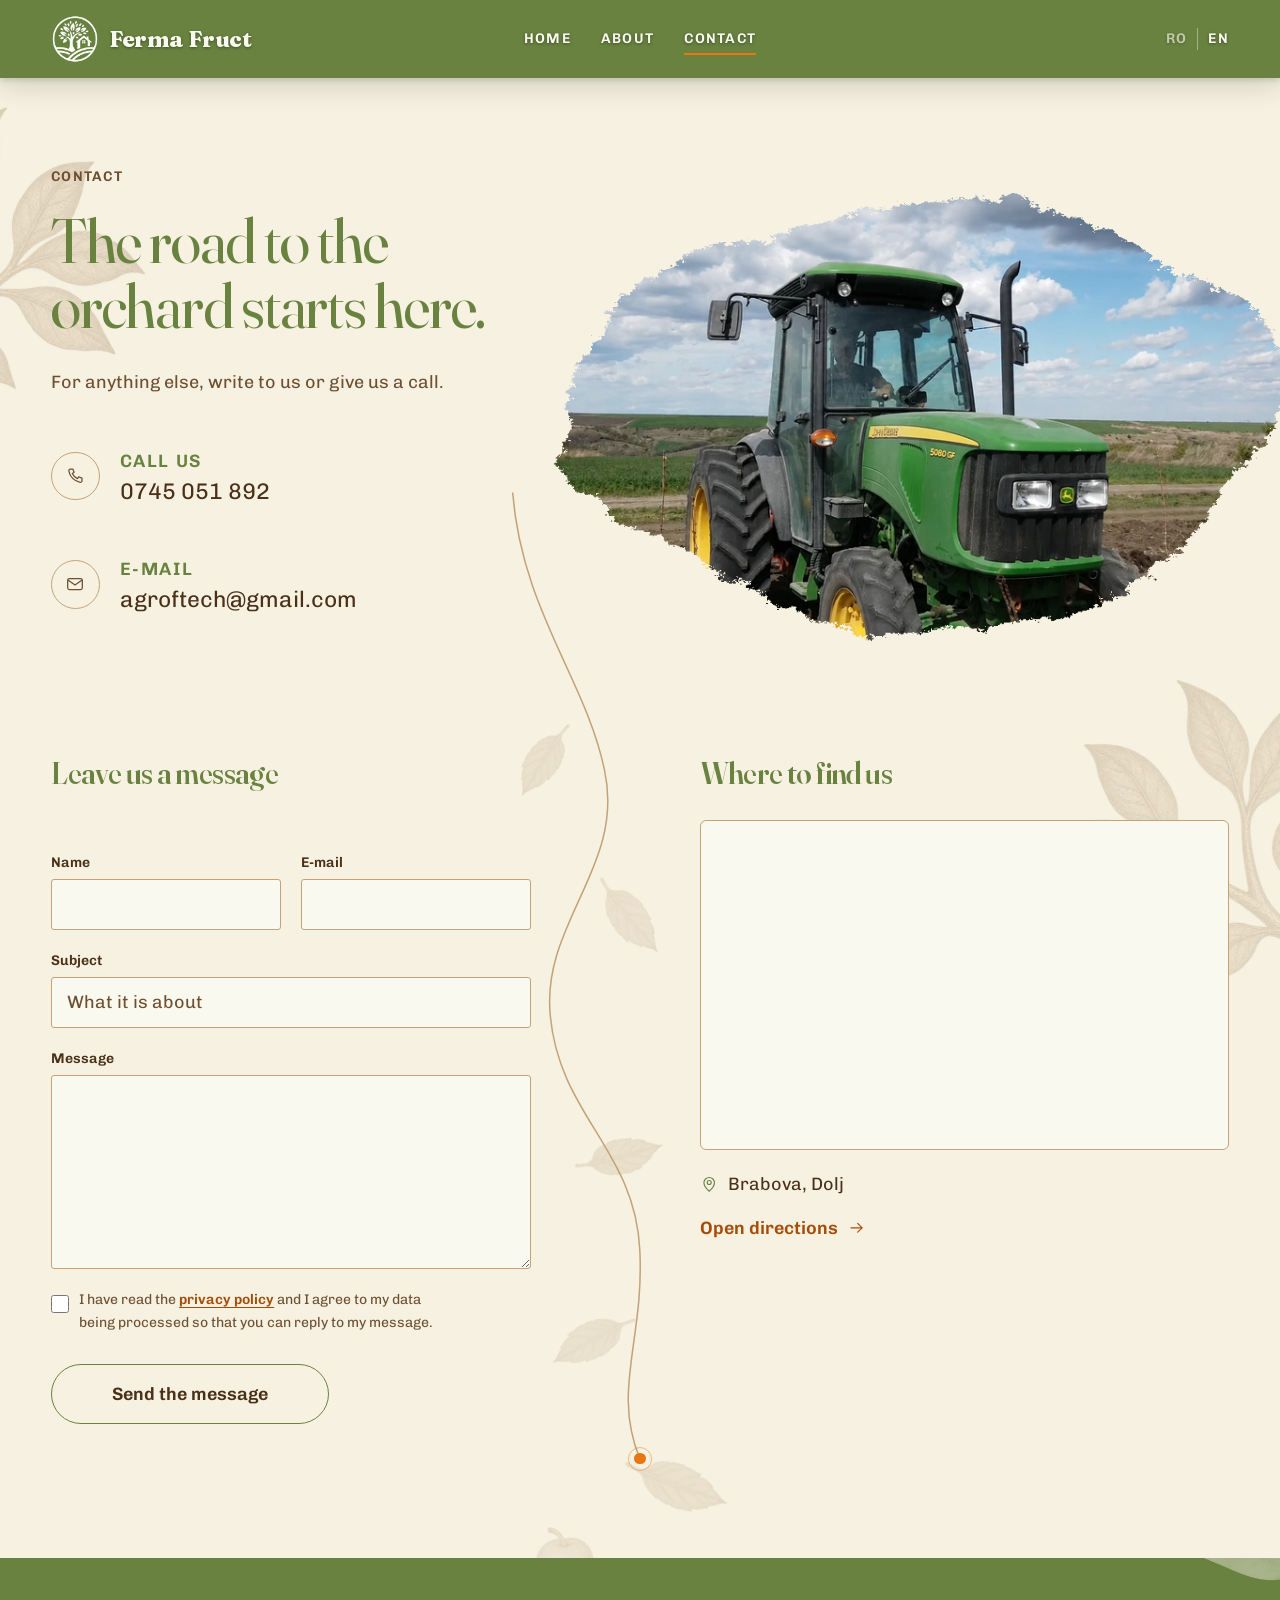
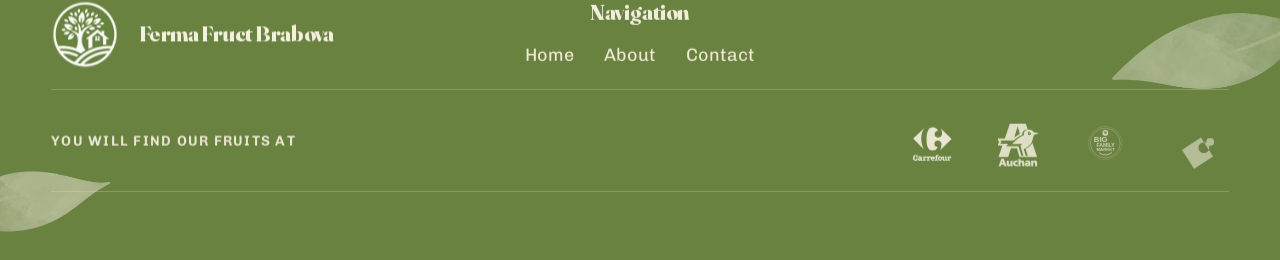
<file: en/contact.html>
<!DOCTYPE html>
<html lang="en" class="no-js">

<head>
  <meta charset="UTF-8">
  <!-- viewport-fit=cover: fără el env(safe-area-inset-*) e 0, marginea nu ocolește crestătura în peisaj. -->
  <meta name="viewport" content="width=device-width, initial-scale=1.0, viewport-fit=cover">

  <!-- Scoate .no-js înainte de prima pictare, altfel bara de meniu clipește. -->
  <script>document.documentElement.classList.remove('no-js');</script>

  <title>Contact — Ferma Fruct Brabova</title>
  <meta name="description" content="Write to us or call: contact form, a map of the orchard and the route to Ferma Fruct Brabova, Dolj county, Romania.">

  <link rel="canonical" href="https://fermafruct.com/en/contact">

  <!-- contact.css vine ULTIMUL; CSS de contact nu se scrie în style.css. -->
  <link rel="stylesheet" href="../css/normalize.css?v=20260825-launch-1">
  <link rel="stylesheet" href="../css/tokens.css?v=20260825-launch-1">
  <link rel="stylesheet" href="../css/base.css?v=20260825-launch-1">
  <link rel="stylesheet" href="../css/style.css?v=20260826-film-pad-1">
  <link rel="stylesheet" href="../css/contact.css?v=20260824-road-motion-2">

  <!-- Doar setul latin; latin-ext (ș, ț) vine mai târziu via unicode-range. -->
  <link rel="preload" href="../fonts/fraunces-var-latin.woff2" as="font" type="font/woff2" crossorigin>

  <!-- Open Graph: cum arată linkul când e distribuit pe Facebook sau WhatsApp -->
  <meta property="og:site_name" content="Ferma Fruct Brabova">
  <meta property="og:title" content="Contact — Ferma Fruct Brabova">
  <meta property="og:description" content="The road to the orchard starts here. Write to us or call for anything you need to know.">
  <meta property="og:image" content="https://fermafruct.com/img/og-ferma-fruct-1200.jpg">
  <!-- Lățimea și înălțimea scutesc Facebook de o primă preluare a imaginii; fără ele prima distribuire apare fără poză. -->
  <meta property="og:image:width" content="1200">
  <meta property="og:image:height" content="630">
  <meta property="og:image:alt" content="Ripe red and orange apricots on a leafy branch in Ferma Fruct Brabova's orchard.">
  <meta property="og:url" content="https://fermafruct.com/en/contact">
  <meta property="og:type" content="website">
  <meta property="og:locale" content="en_GB">
  <meta property="og:locale:alternate" content="ro_RO">

  <!-- Perechea de limbi a ACESTEI pagini, nu a site-ului: fiecare pagină își
       arată propriul echivalent. x-default e româna, limba fermei. -->
  <link rel="alternate" hreflang="ro" href="https://fermafruct.com/contact">
  <link rel="alternate" hreflang="en" href="https://fermafruct.com/en/contact">
  <link rel="alternate" hreflang="x-default" href="https://fermafruct.com/contact">

  <meta name="twitter:card" content="summary_large_image">

  <link rel="icon" type="image/png" sizes="32x32" href="../favicon-32.png">
  <link rel="icon" type="image/png" sizes="512x512" href="../favicon.png">
  <link rel="shortcut icon" href="../favicon.ico">
  <link rel="apple-touch-icon" href="../apple-touch-icon.png">
  <meta name="theme-color" content="#3E6027">

  <!-- Datele fermei. Strada lipsește din tot fișierul fiindcă ferma nu a dat-o
       încă: un câmp lipsă e corect, unul ghicit nu. Telefonul e în format
       internațional, cerut de schema.org. Coordonatele sunt aceleași cu harta
       din en/contact.html; dacă se schimbă una, se schimbă amândouă. -->
  <script type="application/ld+json">
    {
      "@context": "https://schema.org",
      "@type": "Farm",
      "@id": "https://fermafruct.com/#ferma",
      "name": "Ferma Fruct Brabova",
      "url": "https://fermafruct.com/",
      "logo": "https://fermafruct.com/img/logo-320.webp",
      "image": "https://fermafruct.com/img/og-ferma-fruct-1200.jpg",
      "description": "An orchard of cherries, pears, plums and apricots at Brabova, in Dolj county, Romania.",
      "telephone": "+40745051892",
      "email": "agroftech@gmail.com",
      "sameAs": [
        "https://www.facebook.com/ferma.fruct"
      ],
      "address": {
        "@type": "PostalAddress",
        "addressLocality": "Brabova",
        "addressRegion": "Dolj",
        "addressCountry": "RO"
      },
      "geo": {
        "@type": "GeoCoordinates",
        "latitude": 44.375004,
        "longitude": 23.457348
      },
      "hasMap": "https://www.google.com/maps?q=44.375004,23.457348",
      "areaServed": "Romania"
    }
  </script>
</head>

<!-- .page-inner: pagină fără hero. Fără ea, --p rămâne 0 (main.js îl publică
     numai când există .hero) și antetul e text crem pe hârtie cremă. -->
<body class="page-inner">

  <!-- DIRECTION CONTRACT — nu șterge. Vezi index.html pentru contractul întreg.
       CONȚINUT DE SCRIS: numai strada exactă mai lipsește — vezi „Still open"
       în DESIGN.md. Telefonul, e-mailul, harta și adresa serviciului de
       formulare sunt cele reale ale fermei. -->

  <a class="skip" href="#main">Skip to content</a>

  <header class="site-header">
    <div class="site-header__inner">

      <a class="brand" href="index.html" aria-label="Ferma Fruct Brabova, home page">
        <img class="brand__mark" src="../img/logo-160.webp?v=20260822-logo-1" srcset="../img/logo-160.webp?v=20260822-logo-1 160w, ../img/logo-320.webp?v=20260822-logo-1 320w"
             sizes="48px" width="320" height="320" alt="" loading="eager">
        <span class="brand__word" aria-hidden="true">Ferma Fruct</span>
      </a>

      <!-- Linkuri absolute la fișier (index.html#...): secțiunile alea nu există aici. -->
      <nav class="nav" aria-label="Main navigation">
        <ul class="nav__list">
          <li><a class="nav__link" href="index.html#acasa">Home</a></li>
          <li><a class="nav__link" href="about.html">About</a></li>
          <li><a class="nav__link" href="contact.html" aria-current="page">Contact</a></li>
        </ul>
      </nav>

      <!-- Limba curentă e <span>, cealaltă e <a>: pagina nu se leagă de ea
           însăși. Linkul duce la pagina pereche, nu la prima pagină engleză. -->
      <p class="lang">
        <span class="visually-hidden">Page language:</span>
        <a class="lang__current is-lang-away" href="../contact.html" lang="ro" hreflang="ro">RO</a>
        <span class="lang__soon is-lang-here">EN</span>
      </p>

      <!-- aria-expanded scris în HTML, nu adăugat de JS, ca să existe de la prima pictare. -->
      <button class="burger" type="button" aria-expanded="false" aria-controls="meniu">
        <span class="visually-hidden">Menu</span>
        <svg class="burger__icon" viewBox="0 0 24 24" fill="none" stroke="currentColor" stroke-width="1.5"
             stroke-linecap="round" aria-hidden="true">
          <path d="M3.5 7h17" />
          <path d="M3.5 12h17" />
          <path d="M3.5 17h17" />
        </svg>
      </button>

    </div>
  </header>

  <!-- MENIUL LATERAL — frate al antetului, nu copil: ca fiu ar moșteni
       stivuirea lui și ar rămâne sub bandă. main.js îi pune inert când e închis. -->
  <div class="drawer" id="meniu" inert>

    <div class="drawer__scrim" data-drawer-close></div>

    <nav class="drawer__panel" aria-label="Menu">

      <img class="drawer__leaf" src="../img/leaf-480.webp" width="480" height="480" alt="" aria-hidden="true"
           loading="lazy" decoding="async">

      <div class="drawer__top">
        <img class="drawer__mark" src="../img/logo-160.webp?v=20260822-logo-1" srcset="../img/logo-160.webp?v=20260822-logo-1 160w, ../img/logo-320.webp?v=20260822-logo-1 320w"
             sizes="44px" width="320" height="320" alt="" loading="lazy">

        <button class="drawer__close" type="button" data-drawer-close>
          <span class="visually-hidden">Close the menu</span>
          <svg class="burger__icon" viewBox="0 0 24 24" fill="none" stroke="currentColor" stroke-width="1.5"
               stroke-linecap="round" aria-hidden="true">
            <path d="M6 6l12 12" />
            <path d="M18 6L6 18" />
          </svg>
        </button>
      </div>

      <ul class="drawer__list">
        <li><a class="drawer__link" href="index.html#acasa">Home</a></li>
        <li><a class="drawer__link" href="about.html">About</a></li>
        <li><a class="drawer__link" href="contact.html" aria-current="page">Contact</a></li>
      </ul>

      <p class="drawer__lang">
        <span class="visually-hidden">Page language:</span>
        <a class="drawer__lang-now is-lang-away" href="../contact.html" lang="ro" hreflang="ro">RO</a>
        <span class="drawer__lang-soon is-lang-here">EN</span>
      </p>

    </nav>
  </div>

  <main id="main" class="contact">

    <!-- 1. REACH — titlul paginii, datele de contact, fotografia.
         href="tel:" poartă numărul în format internațional (+40, fără primul
         zero), altfel apelul pică de pe o cartelă străină; textul rămâne cel
         local. .line__value e stilizat și ca <span>, și ca <a>. -->
    <section class="reach">
      <div class="reach__inner">

        <div class="reach__tell">

          <p class="reach__eyebrow">Contact</p>

          <h1 class="reach__title">The road to the orchard starts here.</h1>

          <!-- Cratimele sunt U+2011 (nu rup rândul); cu cratima obișnuită
               rândul s-ar tăia și s-ar citi ca despărțire în silabe greșită. -->
          <p class="reach__lead">For anything else,
            write to us or give us a call.</p>

          <!-- Sigle desenate de mână, grosime de linie 1.5 ca la butonul de meniu. -->
          <ul class="reach__lines">

            <li class="line">
              <span class="line__mark">
                <svg viewBox="0 0 24 24" fill="none" stroke="currentColor" stroke-width="1.5"
                     stroke-linecap="round" stroke-linejoin="round" aria-hidden="true" focusable="false">
                  <path d="M6.4 3.6h3l1.5 4-2.1 1.5a12.4 12.4 0 0 0 6.1 6.1l1.5-2.1 4 1.5v3a2 2 0 0 1-2.2 2A16.6 16.6 0 0 1 4.6 5.8a2 2 0 0 1 1.8-2.2z"/>
                </svg>
              </span>
              <span class="line__body">
                <span class="line__label">Call us</span>
                <a class="line__value" href="tel:+40745051892">0745 051 892</a>
              </span>
            </li>

            <li class="line">
              <span class="line__mark">
                <svg viewBox="0 0 24 24" fill="none" stroke="currentColor" stroke-width="1.5"
                     stroke-linecap="round" stroke-linejoin="round" aria-hidden="true" focusable="false">
                  <rect x="3.2" y="5.4" width="17.6" height="13.2" rx="2.2"/>
                  <path d="M3.9 7.4 12 13.1l8.1-5.7"/>
                </svg>
              </span>
              <span class="line__body">
                <span class="line__label">E-mail</span>
                <a class="line__value" href="mailto:agroftech@gmail.com">agroftech@gmail.com</a>
              </span>
            </li>

          </ul>
        </div>

        <!-- Marginea negativă e --bleed: distanța până la marginea geamului.
             Sursa e 960x540 (16:9), iar cutia e 8:5 — object-fit taie ~10%
             stânga-dreapta; masca (blob-f1) e tot 8:5, deci nu se regenerează
             nimic. Peste ~900px de cutie fotografia rămâne sub 2x: trebuie un
             cadru mai mare de la fermă. -->
        <figure class="reach__frame">
          <img class="reach__photo" src="../img/tractor-contact-960.webp"
               srcset="../img/tractor-contact-720.webp 720w, ../img/tractor-contact-960.webp 960w"
               sizes="(min-width: 80em) 58rem, (min-width: 48em) 42rem, 95vw" width="960" height="540"
               alt="The farm’s green tractor at rest on ploughed ground between the young rows of trees."
               fetchpriority="high" decoding="async">
        </figure>

      </div>
    </section>


    <!-- 2. MEET — formularul și harta, unul lângă altul.

         Formularul postează la Web3Forms: Cloudflare Pages nu rulează cod pe
         server, deci nu are unde să ajungă altundeva. Cheia (access_key) e
         publică prin construcție — ea spune serviciului către ce cutie poștală
         să trimită, nu deschide nimic.

         Trimiterea o face contact.js prin fetch, ca omul să rămână pe pagină.
         Fără script, formularul postează normal și browserul ajunge pe pagina
         de confirmare a serviciului: mai urât, dar mesajul tot pleacă — de
         aceea action= și method= sunt scrise aici, nu puse din JS. -->
    <section class="meet">
      <div class="meet__inner">

        <div class="write">
          <h2 class="write__title">Leave us a message</h2>
          <p class="write__lead">Fill in your details and we will come back to you.</p>

          <form class="form" method="post" action="https://api.web3forms.com/submit">

            <!-- Cele trei câmpuri ale serviciului. access_key spune unde ajunge
                 mesajul; from_name e numele expeditorului din inbox-ul fermei;
                 botcheck e capcana pentru roboți — un robot bifează tot ce
                 găsește în formular, iar serviciul aruncă trimiterea dacă vine
                 bifată. Rămâne ascunsă din CSS, nu din atributul hidden: un
                 input hidden n-ar fi bifabil, deci n-ar prinde nimic. -->
            <input type="hidden" name="access_key" value="2c642312-de90-4ac6-84e6-ede4f378c489">
            <input type="hidden" name="from_name" value="Formular — fermafruct.com/en">
            <input class="form__trap" type="checkbox" name="botcheck" tabindex="-1" autocomplete="off" aria-hidden="true">

            <!-- Se rup singure când nu mai încap (flex-wrap), fără media query. -->
            <div class="form__pair">
              <div class="field">
                <label class="field__label" for="nume">Name</label>
                <input class="field__input" id="nume" name="name" type="text"
                       autocomplete="name" required>
              </div>

              <!-- Se cheamă exact „email": serviciul ia din câmpul cu numele
                   ăsta adresa de răspuns a mesajului, deci Reply din inboxul
                   fermei pleacă direct către vizitator. Formularul cere numai
                   e-mail, nu și telefon. -->
              <div class="field">
                <label class="field__label" for="email">E-mail</label>
                <input class="field__input" id="email" name="email" type="email"
                       autocomplete="email" required>
              </div>
            </div>

            <!-- „subject" e și linia de subiect a e-mailului care ajunge la
                 fermă. Lăsat gol, contact.js îi pune „Mesaj de pe site". -->
            <div class="field">
              <label class="field__label" for="subiect">Subject</label>
              <input class="field__input" id="subiect" name="subject" type="text"
                     placeholder="What it is about">
            </div>

            <div class="field">
              <label class="field__label" for="mesaj">Message</label>
              <textarea class="field__input field__input--area" id="mesaj" name="message"
                        rows="6" required></textarea>
            </div>

            <div class="form__consent">
              <input class="form__consent-check" id="acord-confidentialitate" name="privacy_consent"
                     type="checkbox" value="Da" required>
              <label class="form__consent-label" for="acord-confidentialitate">
                I have read the <a href="privacy-policy.html">privacy policy</a>
                and I agree to my data being processed so that you can reply to my message.
              </label>
            </div>

            <!-- Varianta pe hârtie a butonului din hero: brun în repaus pentru contrast. -->
            <button class="btn btn--ink" type="submit">Send the message</button>

            <!-- Gol în repaus și fără înălțime proprie, ca butonul să nu se
                 miște când apare răspunsul. role="status" îl citește cititorul
                 de ecran fără să întrerupă ce spunea. -->
            <p class="form__status" role="status" aria-live="polite"></p>

          </form>
        </div>

        <div class="place">
          <h2 class="place__title">Where to find us</h2>

          <!-- Interogarea conține numai coordonatele: linkul lung Google avea
               și identificatorul localității, iar Maps alegea localitatea în
               locul pinului pus manual. hl= fixează limba din hartă: fără el
               Google o alege după server și scria franțuzește. -->
          <div class="place__map">
            <iframe
              src="https://www.google.com/maps?q=44.375004%2C23.457348&amp;z=18&amp;hl=en&amp;output=embed"
              width="600" height="450" style="border:0;" allowfullscreen
              loading="lazy" referrerpolicy="strict-origin-when-cross-origin"
              title="Map of the farm at 44.375004, 23.457348"></iframe>
          </div>

          <p class="place__where">
            <svg class="place__pin" viewBox="0 0 24 24" fill="none" stroke="currentColor" stroke-width="1.5"
                 stroke-linecap="round" stroke-linejoin="round" aria-hidden="true" focusable="false">
              <path d="M12 21.2s6.9-6.3 6.9-11.1a6.9 6.9 0 1 0-13.8 0c0 4.8 6.9 11.1 6.9 11.1z"/>
              <circle cx="12" cy="9.8" r="2.6"/>
            </svg>
            Brabova, Dolj
          </p>

          <!-- Aceleași coordonate ca harta de mai sus. -->
          <a class="place__route"
             href="https://www.google.com/maps/dir/?api=1&amp;destination=44.375004%2C23.457348"
             target="_blank" rel="noopener noreferrer">
            Open directions
            <span class="visually-hidden">(opens in a new tab)</span>
            <svg class="place__arrow" viewBox="0 0 24 24" fill="none" stroke="currentColor" stroke-width="1.6"
                 stroke-linecap="round" stroke-linejoin="round" aria-hidden="true" focusable="false">
              <path d="M4 12h15"/>
              <path d="m13.2 6 6 6-6 6"/>
            </svg>
          </a>
        </div>

      </div>
    </section>


    <!-- DESENELE DE FUNDAL — multiply pe fundal crem, sub text (z-index: -1).
         Nu pune z-index, opacity sau transform pe secțiunile care le găzduiesc:
         oricare dintre ele face context de stivuire și desenul rămâne alb. -->
    <img class="motif motif--branch-left" src="../img/branch-1024.webp" width="1024" height="768"
         alt="" aria-hidden="true" loading="lazy" decoding="async">
    <img class="motif motif--branch-right" src="../img/branch-1024.webp" width="1024" height="768"
         alt="" aria-hidden="true" loading="lazy" decoding="async">

    <!-- Frunzele cresc DIN drum: prinse cu codița de linie, poziția vine din
         aceleași coordonate ca „d" — vezi contact.css secțiunea 7. Un singur
         măr, la capătul drumului lângă punctul portocaliu. -->
    <img class="motif motif--road motif--road-leaf-a" src="../img/leaf-480.webp" width="480" height="480"
         alt="" aria-hidden="true" loading="lazy" decoding="async">
    <img class="motif motif--road motif--road-leaf-b" src="../img/leaf-480.webp" width="480" height="480"
         alt="" aria-hidden="true" loading="lazy" decoding="async">
    <img class="motif motif--road motif--road-leaf-c" src="../img/leaf-480.webp" width="480" height="480"
         alt="" aria-hidden="true" loading="lazy" decoding="async">
    <img class="motif motif--road motif--road-leaf-d" src="../img/leaf-480.webp" width="480" height="480"
         alt="" aria-hidden="true" loading="lazy" decoding="async">
    <img class="motif motif--road motif--road-leaf-e" src="../img/leaf-480.webp" width="480" height="480"
         alt="" aria-hidden="true" loading="lazy" decoding="async">
    <img class="motif motif--road motif--road-apple" src="../img/apple-480.webp" width="480" height="480"
         alt="" aria-hidden="true" loading="lazy" decoding="async">

    <!-- DRUMUL — linia care coboară de sub fotografie până lângă buton.
         SVG întins cu preserveAspectRatio="none", deci coordonatele viewBox
         sunt procente din pagină (500 = jumătate orizontal, 936 = 93,6%
         vertical); se întinde singur fără JavaScript.
         vector-effect="non-scaling-stroke": fără el, întinderea neuniformă ar
         face linia groasă pe verticală și subțire pe orizontală.
         Desenarea la intrare e clip-path pe <svg>, nu stroke-dasharray —
         motivul e în contact.css secțiunea 8.
         Punctul portocaliu e element separat: în SVG-ul întins ar ieși oval. -->
    <svg class="road" viewBox="0 0 1000 1000" preserveAspectRatio="none" aria-hidden="true" focusable="false">
      <path class="road__line" fill="none"
            d="M392 316 C400 392 454 436 470 494 C488 556 416 592 424 652 C432 716 496 738 500 802 C504 860 476 892 500 936" />
    </svg>
    <span class="road__stop" aria-hidden="true"></span>

  </main>

  <!-- SUBSOL — copie a celui din index.html. Orice modificare se face în
       AMBELE fișiere; nu există include, e HTML scris de mână. -->
  <footer class="site-footer">

    <!-- Decorative (alt gol, aria-hidden). Copii direct ai subsolului, nu ai __inner, altfel ar intra în reveal-ul din main.js și ar sări la derulare. -->
    <img class="site-footer__leaf site-footer__leaf--top"
         src="../img/top-leaf-branch-1024.webp"
         srcset="../img/top-leaf-branch-640.webp 640w, ../img/top-leaf-branch-1024.webp 1024w"
         sizes="(min-width: 85em) 40vw, 30vw" width="1024" height="768"
         alt="" aria-hidden="true" loading="lazy" decoding="async">

    <img class="site-footer__leaf site-footer__leaf--bottom"
         src="../img/bottom-leaf-branch-1024.webp"
         srcset="../img/bottom-leaf-branch-640.webp 640w, ../img/bottom-leaf-branch-1024.webp 1024w"
         sizes="(min-width: 85em) 40vw, 26vw" width="1024" height="768"
         alt="" aria-hidden="true" loading="lazy" decoding="async">

    <div class="site-footer__inner">

      <div class="site-footer__lead">
        <img class="site-footer__mark" src="../img/logo-160.webp?v=20260822-logo-1" width="320" height="320" alt="" loading="lazy">
        <p class="site-footer__name">Ferma Fruct Brabova</p>
      </div>

      <nav class="site-footer__nav" aria-label="Footer navigation">
        <h2 class="site-footer__heading">Navigation</h2>
        <ul class="site-footer__links">
          <li><a class="site-footer__nav-link" href="index.html#acasa">Home</a></li>
          <li><a class="site-footer__nav-link" href="about.html">About</a></li>
          <li><a class="site-footer__nav-link" href="contact.html" aria-current="page">Contact</a></li>
        </ul>
      </nav>

    </div>

    <!-- SVG inline ca fill/stroke să primească currentColor. Albul din siglă
         e var(--knockout). Nu înlocui cu mask-image: siglele nu se văd în Firefox. -->
    <div class="partners">
      <h2 class="partners__label">You will find our fruits at</h2>

      <ul class="partners__list">
        <li class="partners__item">
          <svg class="partners__logo" viewBox="0 0 192.756 192.756" role="img" aria-label="Carrefour" focusable="false">
            <g fill-rule="evenodd" clip-rule="evenodd"><path d="M64.926 33.533S50.69 48.431 50.69 77.235s12.581 47.343 12.581 47.343L17.25 77.897l47.676-44.364z" fill="currentColor"/><path d="M72.541 78.559c1.282-29.769 8.394-48.683 26.586-47.899C117.318 31.444 120 46.14 120 46.14s-13.189-1.562-13.801 12.661c-.613 14.223 13.279 14.821 13.609 14.835s13.176-1.103 16.299-10.969c4.197-13.263-5.297-27.811-5.297-27.811l45.688 44.695-47.012 45.358s5.959-11.258 4.635-27.148c-.859-10.313-14.236-12.25-14.568-12.25-.33 0-14.236 0-14.236 14.236s13.244 13.242 13.244 13.242-3.311 14.568-21.52 14.568c-18.21.002-24.5-19.202-24.5-48.998zM18.277 149.707c1.689-2.584 4.669-3.941 7.748-3.941 2.251 0 4.139.695 5.662 2.352l.066-.066c-.166-1.258.728-2.152 2.052-2.152 1.259 0 2.12.861 2.12 2.119 0 1.125-.265 2.219-.265 3.344 0 .895.265 1.787.265 2.682 0 1.523-1.424 2.285-2.782 2.285-1.788 0-2.582-.828-2.516-2.615.034-.961.034-1.424-.596-2.186-.695-.828-1.788-1.027-2.814-1.027-3.079 0-4.602 1.955-4.602 7.352 0 5.064 1.523 7.152 4.768 7.152.894 0 1.887-.133 2.549-.762.794-.729.828-1.457.828-2.451 0-.762 0-1.357.43-2.02.431-.662 1.225-.928 2.02-.928 2.152 0 3.112 1.557 3.112 3.543 0 5-4.734 7.318-9.171 7.318-3.013 0-5.927-.861-8.046-3.146-1.986-2.152-2.848-5.76-2.848-8.641 0-2.616.564-5.995 2.02-8.212zM44.596 156.096c0 1.523-1.457 2.219-2.847 2.219-1.623 0-3.046-1.158-3.046-2.848 0-2.086 2.119-3.973 7.218-3.973 1.655 0 3.907.166 5.364.994 1.754.992 2.119 2.582 2.119 5.098v6.225c0 1.291.199 1.557.563 1.557.265 0 .53-.066.795-.066 1.06 0 1.655.895 1.655 1.854 0 1.855-1.854 2.551-3.411 2.551-1.522 0-3.211-.562-3.773-2.119-1.557 1.49-3.577 2.119-5.663 2.119-3.013 0-5.893-1.59-5.893-4.967 0-7.848 10.264-3.775 10.264-8.145 0-1.26-1.159-1.855-2.251-1.855-.563 0-1.093.1-1.093.762v.594h-.001zm3.344 5.595c-.96 1.027-4.801.529-4.801 2.285 0 1.158.927 1.557 1.887 1.557 1.954 0 2.914-1.16 2.914-3.113v-.729zM64.356 155.898h.066c.53-2.715 2.55-4.238 5.331-4.238 2.317 0 4.37 1.754 4.37 4.139 0 1.688-1.06 3.244-2.847 3.244-1.258 0-2.318-.828-2.318-2.152 0-.463.199-.895.397-1.291-3.708-.266-3.808 4.768-3.808 7.416 0 1.955.198 2.318.596 2.318.166 0 .331-.066.497-.133.198-.066.397-.1.596-.1 1.093 0 1.457.895 1.457 1.889 0 1.258-.563 2.283-1.655 2.283-1.788 0-3.112-.33-4.47-.33-1.258 0-2.516.33-3.708.33-1.092 0-1.655-1.025-1.655-2.283 0-.994.364-1.889 1.457-1.889.231 0 .397.066.596.1.166.033.331.133.497.133.397 0 .596-.33.596-2.318v-4.768c0-2.053-.166-2.316-.596-2.316-.331 0-.663.23-1.093.23-1.093 0-1.457-.895-1.457-1.887 0-1.258.563-2.285 1.655-2.285.96 0 1.623.332 2.285.332.728 0 1.423-.332 2.185-.332.729 0 1.026.232 1.026 1.424v2.484z" fill="currentColor"/><path d="M80.572 155.898h.066c.529-2.715 2.549-4.238 5.331-4.238 2.317 0 4.371 1.754 4.371 4.139 0 1.688-1.06 3.244-2.848 3.244-1.259 0-2.318-.828-2.318-2.152 0-.463.199-.895.397-1.291-3.708-.266-3.808 4.768-3.808 7.416 0 1.955.199 2.318.596 2.318.165 0 .331-.066.496-.133.199-.066.397-.1.597-.1 1.092 0 1.457.895 1.457 1.889 0 1.258-.563 2.283-1.656 2.283-1.788 0-3.112-.33-4.47-.33-1.258 0-2.517.33-3.708.33-1.092 0-1.655-1.025-1.655-2.283 0-.994.364-1.889 1.457-1.889.232 0 .398.066.596.1.166.033.332.133.497.133.397 0 .596-.33.596-2.318v-4.768c0-2.053-.166-2.316-.596-2.316-.331 0-.662.23-1.093.23-1.092 0-1.457-.895-1.457-1.887 0-1.258.563-2.285 1.655-2.285.96 0 1.623.332 2.285.332.729 0 1.424-.332 2.186-.332.729 0 1.026.232 1.026 1.424v2.484zM96.397 161.527c-.86 0-.96.131-.96.693 0 1.889 1.49 3.312 3.411 3.312 1.158 0 1.756-.299 2.682-1.291 1.061-1.127 1.424-1.326 2.516-1.326 1.293 0 2.285.762 2.285 2.088 0 2.516-3.244 4.701-7.549 4.701-5.43 0-8.807-3.643-8.807-9.006 0-5.232 3.245-9.205 8.674-9.205 5.1 0 7.98 3.047 7.98 7.947 0 1.521-.199 2.086-2.186 2.086h-8.046v.001zm3.941-3.675c.762 0 .828-.199.828-.562 0-.895-.828-2.053-2.484-2.053-1.688 0-3.079 1.291-3.079 2.152 0 .43.43.463 1.391.463h3.344zM110.66 156.957c0-1.291-.1-1.291-1.125-1.291-1.293 0-2.02-.299-2.02-1.754 0-1.357.496-1.955 1.854-1.955 1.258 0 1.291-.131 1.324-1.092.133-3.609 3.244-5.1 6.523-5.1 1.092 0 2.449.199 3.41.695 1.125.596 1.986 1.656 1.986 2.947 0 1.457-.994 2.582-2.484 2.582-1.092 0-2.25-.762-2.25-1.953 0-.363.1-.562.297-.895-.23-.1-.396-.133-.662-.133-1.225 0-1.654.729-1.654 1.889 0 1.059.066 1.059 1.125 1.059 1.986 0 2.352.531 2.352 1.789 0 1.521-.432 1.92-2.781 1.92-.598 0-.695.396-.695 1.291v6.059c0 1.988.131 2.318.596 2.318.199 0 .363-.066.529-.133.166-.033.365-.1.562-.1 1.094 0 1.457.895 1.457 1.889 0 1.258-.562 2.283-1.953 2.283-1.424 0-2.748-.33-4.105-.33-1.258 0-2.518.297-3.609.33-1.258 0-1.82-1.025-1.82-2.283 0-.994.363-1.889 1.457-1.889.23 0 .43.066.596.1.197.066.363.133.496.133.529 0 .596-.695.596-2.318v-6.058h-.002z" fill="currentColor"/><path d="M137.186 160.4c0 5.496-2.781 9.305-8.574 9.305-5.762 0-8.842-3.443-8.842-9.105 0-5.629 3.08-9.105 8.809-9.105 5.429-.001 8.607 3.575 8.607 8.905zm-11.952.2c0 3.84 1.721 4.934 3.078 4.934 1.16 0 2.152-.332 2.682-1.424.496-1.027.729-2.385.729-3.51 0-3.842-1.457-4.934-3.244-4.934-1.557 0-3.245 1.225-3.245 4.934zM144.795 161.725c0 .695 0 1.855.396 2.518a2.241 2.241 0 0 0 1.855 1.025 2.83 2.83 0 0 0 2.383-1.324c.695-1.059.762-2.186.762-3.41v-2.285c0-1.787-.133-2.316-.596-2.316-.166 0-.33.064-.496.1-.199.064-.365.131-.596.131-1.094 0-1.457-.895-1.457-1.887 0-1.258.562-2.285 2.02-2.285 1.092 0 1.82.332 2.914.332.893 0 1.521-.332 2.35-.332.861 0 1.061.365 1.061 1.094v9.932c0 1.988.23 2.318.596 2.318.33 0 .662-.232 1.092-.232 1.094 0 1.457.895 1.457 1.889 0 1.258-.562 2.283-1.953 2.283-.828 0-1.59-.33-2.352-.33-.729 0-1.457.33-2.086.33-.828 0-1.191-.562-1.191-1.092v-1.324h-.066c-1.225 1.82-3.609 2.848-5.826 2.848-3.412 0-5.463-1.986-5.463-5.332v-6.125c0-2.02-.232-2.316-.598-2.316-.166 0-.33.064-.496.1-.199.064-.363.131-.596.131-1.092 0-1.457-.895-1.457-1.887 0-1.258.562-2.285 2.119-2.285 1.059 0 1.92.332 3.014.332 1.025 0 1.521-.332 2.35-.332.861 0 .861.629.861 1.49v8.241h-.001z" fill="currentColor"/><path d="M165.318 155.898h.066c.529-2.715 2.549-4.238 5.33-4.238 2.318 0 4.371 1.754 4.371 4.139 0 1.688-1.059 3.244-2.848 3.244-1.258 0-2.316-.828-2.316-2.152 0-.463.197-.895.396-1.291-3.709-.266-3.809 4.768-3.809 7.416 0 1.955.199 2.318.598 2.318.164 0 .33-.066.496-.133.199-.066.396-.1.596-.1 1.092 0 1.457.895 1.457 1.889 0 1.258-.562 2.283-1.656 2.283-1.787 0-3.111-.33-4.469-.33-1.258 0-2.518.33-3.709.33-1.092 0-1.654-1.025-1.654-2.283 0-.994.363-1.889 1.457-1.889.23 0 .396.066.596.1.164.033.33.133.496.133.396 0 .596-.33.596-2.318v-4.768c0-2.053-.166-2.316-.596-2.316-.332 0-.662.23-1.092.23-1.094 0-1.457-.895-1.457-1.887 0-1.258.562-2.285 1.654-2.285.961 0 1.623.332 2.285.332.729 0 1.424-.332 2.186-.332.729 0 1.025.232 1.025 1.424v2.484h.001z" fill="currentColor"/></g>
          </svg>
        </li>
        <li class="partners__item">
          <svg class="partners__logo" viewBox="0 0 192.756 192.756" role="img" aria-label="Auchan" focusable="false">
            <g fill-rule="evenodd" clip-rule="evenodd"><path d="M30.742 98.49l-16.15 47.006h40.002l11.371-36.27h24.696l10.892 36.27h73.07s-20.121-58.968-20.131-58.952c-3.66 7.075-10.688 17.559-25.492 24.614l-.891-2.82c5.49-2.604 20.863-11.016 27.043-31.397.602-2.233 3.361-13.726 3.705-15.444.344-1.717 1.418-5.75 4.768-8.112 4.104-2.999 7.551-.396 16.475-4.482.963-.354.955-.667-.004-1.024-2.469-.987-6.99-2.589-12.537-2.568-3.432.013-5.363-.792-8.354-3.739-1.467-1.448-4.83-8.826-17.863-8.826-1.875 0-3.889.07-5.48.388l-8.382-24.63H61.487L40.726 69.185l-28.642-.014c-.654 6.07 2.117 11.732 6.82 14.963-4.545 3.122-7.336 8.496-6.928 14.333l18.766.023zM174.188 176.451c0 4.033.197 7.369.197 7.369h-8.693l-.027-11.158c0-3.795-1.139-5.156-3.217-5.156-2.723 0-4.121 2.059-4.121 6.395l-.016 9.92h-8.535c.266-6.641.008-16.609-.203-22.756h7.711s.172.918.172 2.402l-.008.863c1.059-1.459 4.223-3.945 8.037-3.754 3.812.189 6.57 2.023 7.777 4.535.684 1.422.887 3.576.934 5.178l-.008 6.162zM64.824 180.939c-1.323 1.463-4.313 3.543-7.731 3.293-4.815-.355-8.609-2.512-8.609-9.631l.019-13.533h8.59l.005 11.16c0 3.795 1.035 5.154 3.115 5.154 2.722 0 4.037-2.486 4.037-6.395l.007-9.92h8.461c-.266 6.641-.008 16.609.204 22.756h-7.711c-.429-.702-.387-2.884-.387-2.884zM138.887 180.959c0 2.029.166 2.871.166 2.871h7.377s-.205-3.896-.209-11.469c0-.105.039-4.766-.57-6.09s-1.877-4.436-7.311-5.516-11.199.984-12.057 1.623v5.604s3.736-2.029 6.629-2.029c2.188 0 5.27.145 5.432 3.35 0 0-1.139-.041-2.787-.041-5.305 0-11.957 1.016-12.076 7.479-.092 5.057 4.359 7.408 8.268 7.297-.001-.001 4.487.237 7.138-3.079zM112.797 172.678c0-3.799-1.336-5.119-3.139-5.119-2.725 0-4.125 2.018-4.125 6.359l.016 9.902h-8.453l-.016-29.398h8.512l.027 8.949c1.422-1.26 3.982-2.928 7.096-2.771 3.809.191 8.684 1.951 8.684 10.162v13.059h-8.602v-11.143zM93.955 168.459c-3.071-2.471-10.508-2.215-10.508 3.699 0 6.59 8.056 6.406 11.104 4.162l.222 6.455c-4.326 2.242-19.95 3.008-19.95-10.494 0-13.51 15.405-12.818 19.707-10.238l-.575 6.416zM26.141 177.906l-2.178 5.989h-9.111l11.656-30.301h9.952l11.655 30.23h-9.603l-2.111-5.918h-10.26z" fill="currentColor"/><path d="M34.073 171.135l-2.758-8.67-2.819 8.681 5.577-.011zM118.602 111.711l9.121 30.113h8.033l-9.902-32.508c-1.909.834-4.563 1.717-7.252 2.395zM149.189 45.71l-6.723 3.322c-.709.34-1.029.028-.711-.691l3.115-6.683a6.903 6.903 0 0 0-9.011 6.574 6.904 6.904 0 1 0 13.33-2.522z" style="fill:var(--knockout)"/><path d="M133.012 32.213a.725.725 0 0 1 .854.554c.082.384-.186.757-.57.838-10.961 2.645-13.969 11.879-13.572 17.752.061.899.197 2.373.414 3.019-17.264 8.219-32.22 17.609-49.391 37.93l42.913-.016c-2.576 1.546-5.428 3.869-8.584 6.574l4.064 14.301 8.641 28.615-8.217-.057-12.33-40.389H47.338c1.718-4.059 4.63-8.01 7.122-10.372l-31.843.022c.399-3.622 3.349-6.741 7.79-6.741a.252.252 0 0 0 .255-.252.253.253 0 0 0-.251-.258c-4.287 0-7.209-2.769-7.762-6.595H77.07c10.478-9.791 26.247-19.106 36.224-23.624-.757-10.376 5.2-19.938 19.718-21.301z" style="fill:var(--knockout)"/><path d="M79.648 65.633l14.133-45.641 9.452 30.864c-.001 0-15.831 8.429-23.585 14.777zM131.613 176.523c-.176-3.189 6.002-2.77 6.787-2.486.036 5.402-6.591 6.025-6.787 2.486z" style="fill:var(--knockout)"/></g>
          </svg>
        </li>
        <li class="partners__item">
          <svg class="partners__logo" viewBox="0 0 403 485" role="img" aria-label="Big Family Market" focusable="false">
            <defs>
            <style>
            .blue { fill: currentColor; }
            .black { fill: currentColor; }
            .orange { fill: currentColor; }
            .heavy { font-family: Arial, Helvetica, sans-serif; font-weight: 900; }
            .bold { font-family: Arial, Helvetica, sans-serif; font-weight: 800; }
            </style>
            </defs>
            <circle cx="201.5" cy="188" r="155" fill="none" stroke="currentColor" stroke-width="3.5"/>
            <circle cx="201.5" cy="188" r="170" fill="none" stroke-width="2.5" style="stroke:var(--knockout)"/>
            <circle cx="201.5" cy="188" r="173.5" fill="none" stroke="currentColor" stroke-width="2"/>
            <circle cx="202" cy="83" r="30" class="orange"/>
            <g transform="translate(176 60) scale(1.0)" fill="none" stroke-width="3.4" stroke-linecap="round" stroke-linejoin="round" style="stroke:var(--knockout)">
            <path d="M5 8 H14 L18 25 H39"/>
            <path d="M16 12 H40 L36 24 H19"/>
            <path d="M22 12 L24 24 M28 12 L29 24 M34 12 L33 24"/>
            <path d="M18 16 H39 M19 20 H38"/>
            <circle cx="22" cy="31" r="2.3" stroke="none" style="fill:var(--knockout)"/>
            <circle cx="35" cy="31" r="2.3" stroke="none" style="fill:var(--knockout)"/>
            </g>
            <text x="82" y="176" class="blue heavy" font-size="81" letter-spacing="0">BIG</text>
            <text x="110" y="231" class="black heavy" font-size="53" letter-spacing="0">FAMILY</text>
            <text x="110" y="267" class="blue heavy" font-size="45" letter-spacing="0">MARKET</text>
            <path d="M138 290 C164 317, 229 322, 269 288" fill="none" stroke="currentColor" stroke-width="8" stroke-linecap="round"/>
          </svg>
        </li>
        <li class="partners__item">
          <svg class="partners__logo" viewBox="0 0 240 240" role="img" aria-label="Retail partner" focusable="false">
            <path fill="currentColor" fill-rule="evenodd" d="M103.276 181.006 L55.471 105.882 L130.982 57.829 L178.788 132.953 Z
            M120.947 97.928
            a21.481 21.481 0 1 0 42.962 0
            a21.481 21.481 0 1 0 -42.962 0 Z"/>
            <circle cx="167.5" cy="74.5" r="15.5" fill="currentColor"/>
          </svg>
        </li>
      </ul>
    </div>

    <div class="site-footer__base">

      <!-- Facebook e singura rețea a fermei. Instagram nu există; nu adăuga o siglă fără cont în spate. -->
      <ul class="site-footer__social">
        <li>
          <a class="site-footer__social-link" href="https://www.facebook.com/ferma.fruct" target="_blank" rel="noopener noreferrer" aria-label="Ferma Fruct Brabova on Facebook">
            <svg viewBox="0 0 24 24" fill="none" stroke="currentColor" stroke-width="1.7" stroke-linecap="round" stroke-linejoin="round" aria-hidden="true" focusable="false">
              <circle cx="12" cy="12" r="9"/>
              <path d="M15.2 8.4h-1.7a1.8 1.8 0 0 0-1.8 1.8v10.6"/>
              <path d="M9.9 12.9h5.2"/>
            </svg>
          </a>
        </li>
      </ul>

      <p class="site-footer__lang">
        <a class="site-footer__lang-now is-lang-away" href="../contact.html" lang="ro" hreflang="ro">RO</a>
        <span class="site-footer__lang-sep" aria-hidden="true">|</span>
        <span class="site-footer__lang-next is-lang-here">EN</span>
      </p>

      <p class="site-footer__legal">
        <a class="site-footer__legal-link" href="privacy-policy.html">Privacy policy</a>
        <span aria-hidden="true"> · </span>
        <span>&copy; 2026 Ferma Fruct Brabova. All rights reserved.</span>
      </p>

    </div>

  </footer>

  <script src="../js/gsap.min.js"></script>
  <!-- Același main.js ca pe index; pe pagina asta rulează practic numai meniul lateral. -->
  <script src="../js/main.js?v=20260826-film-pad-1"></script>
  <!-- Sosirea la derulare și desenarea drumului, separat ca să nu ceară ?v= nou pe index. -->
  <script src="../js/contact.js?v=20260825-en-1"></script>

<!-- impeccable-live-start -->
<!-- impeccable-live-end -->
</body>

</html>
</file>
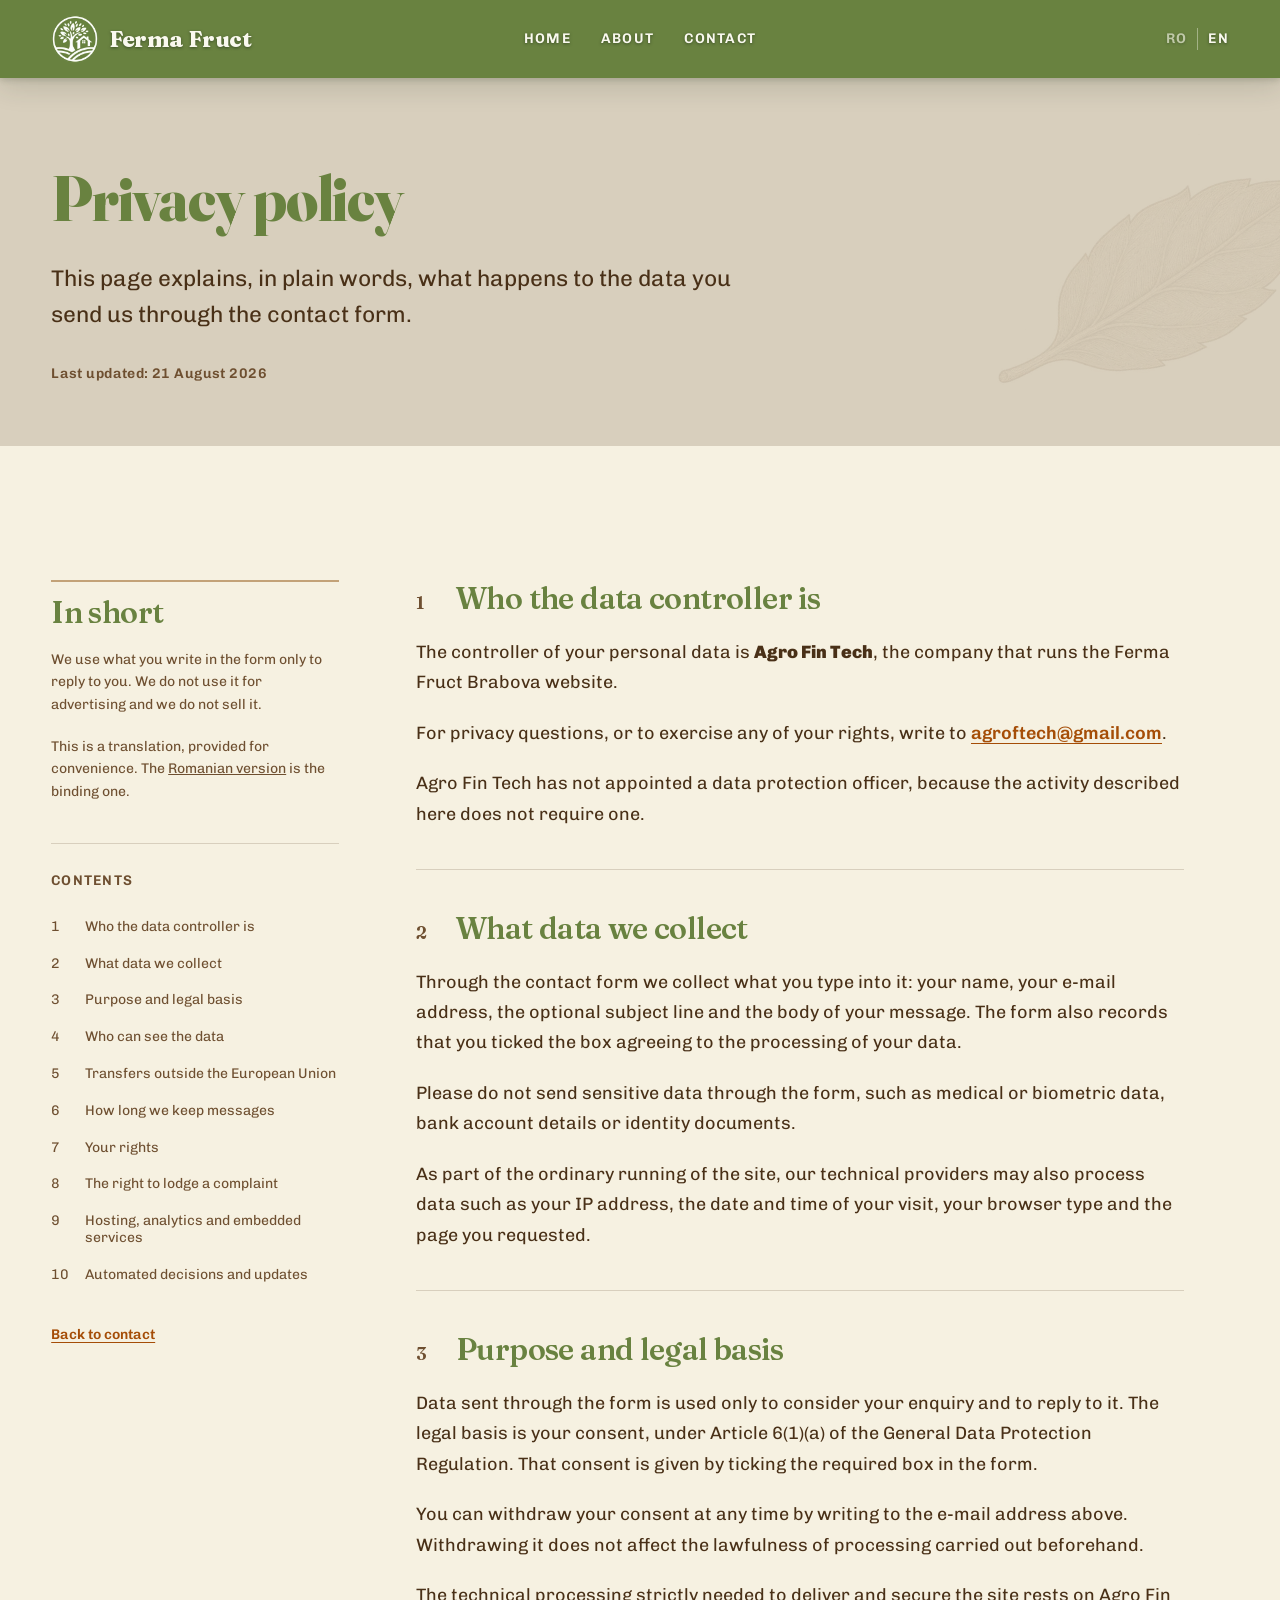
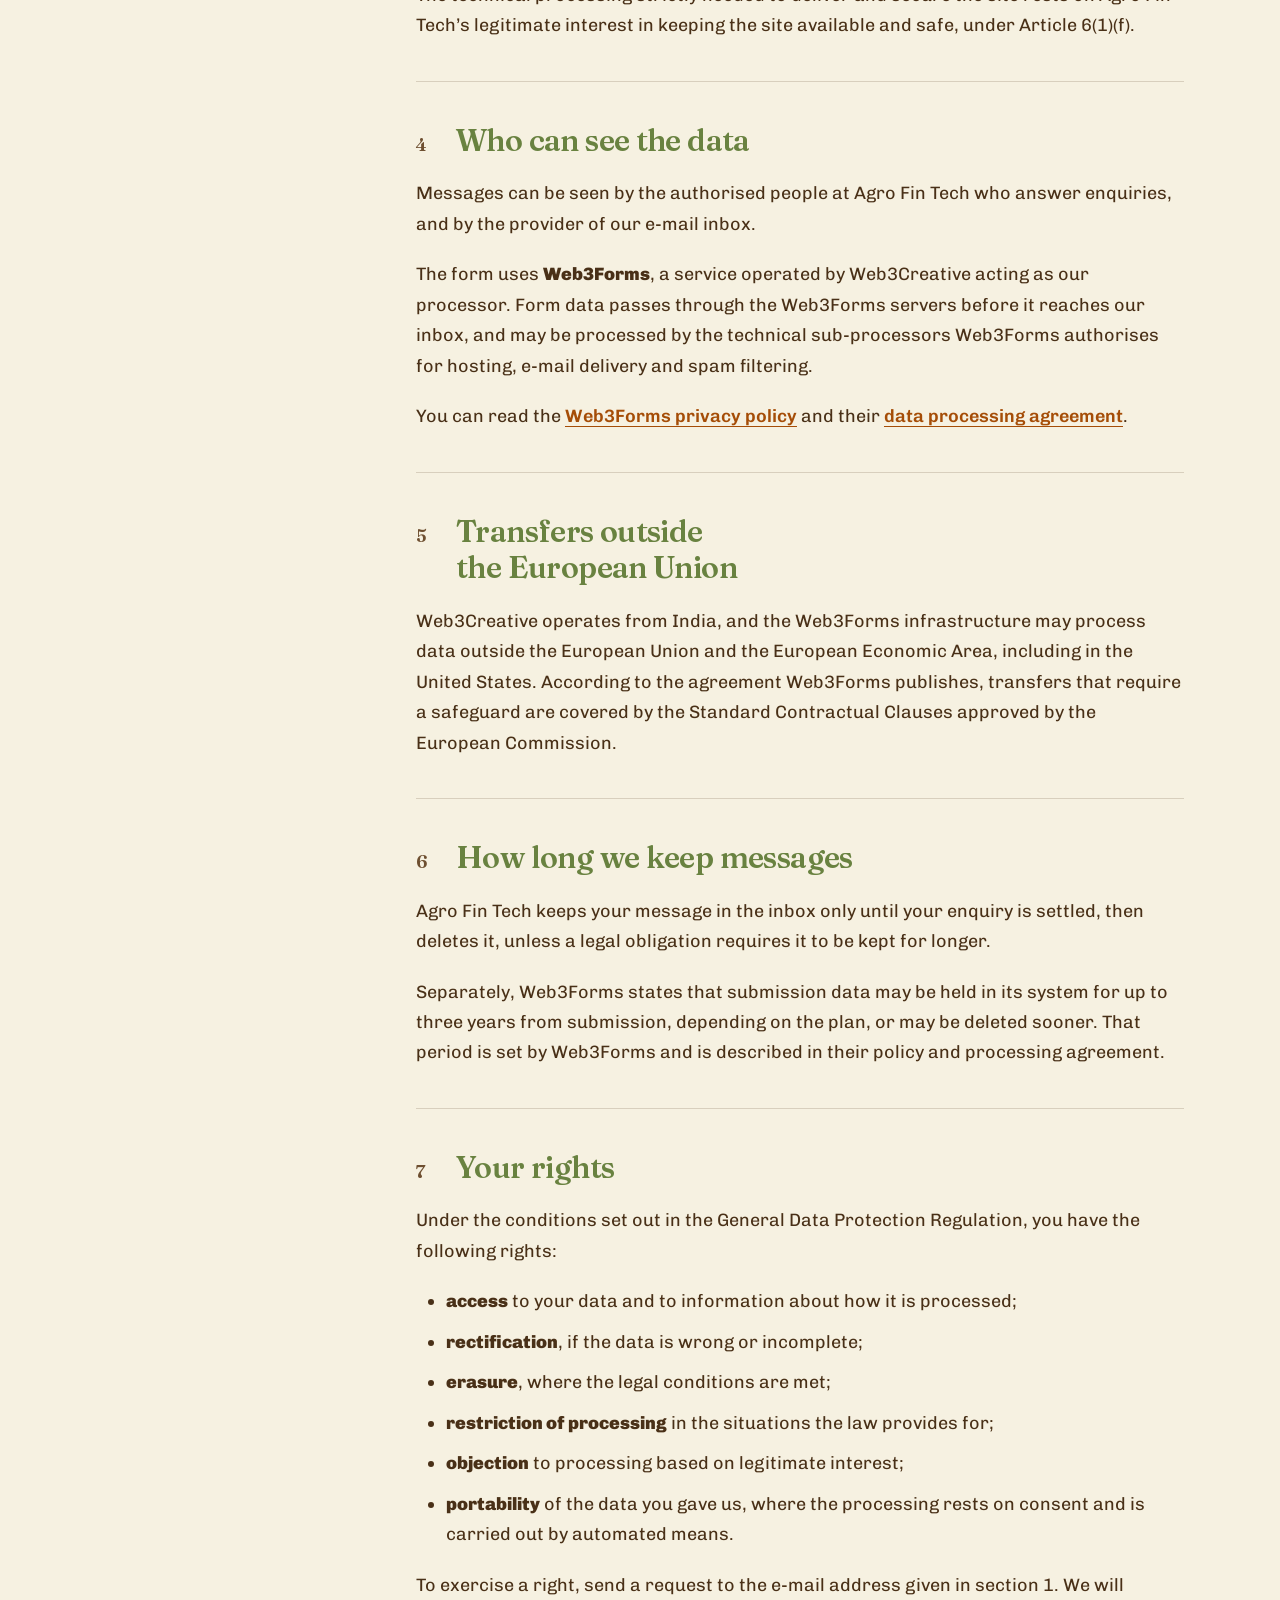
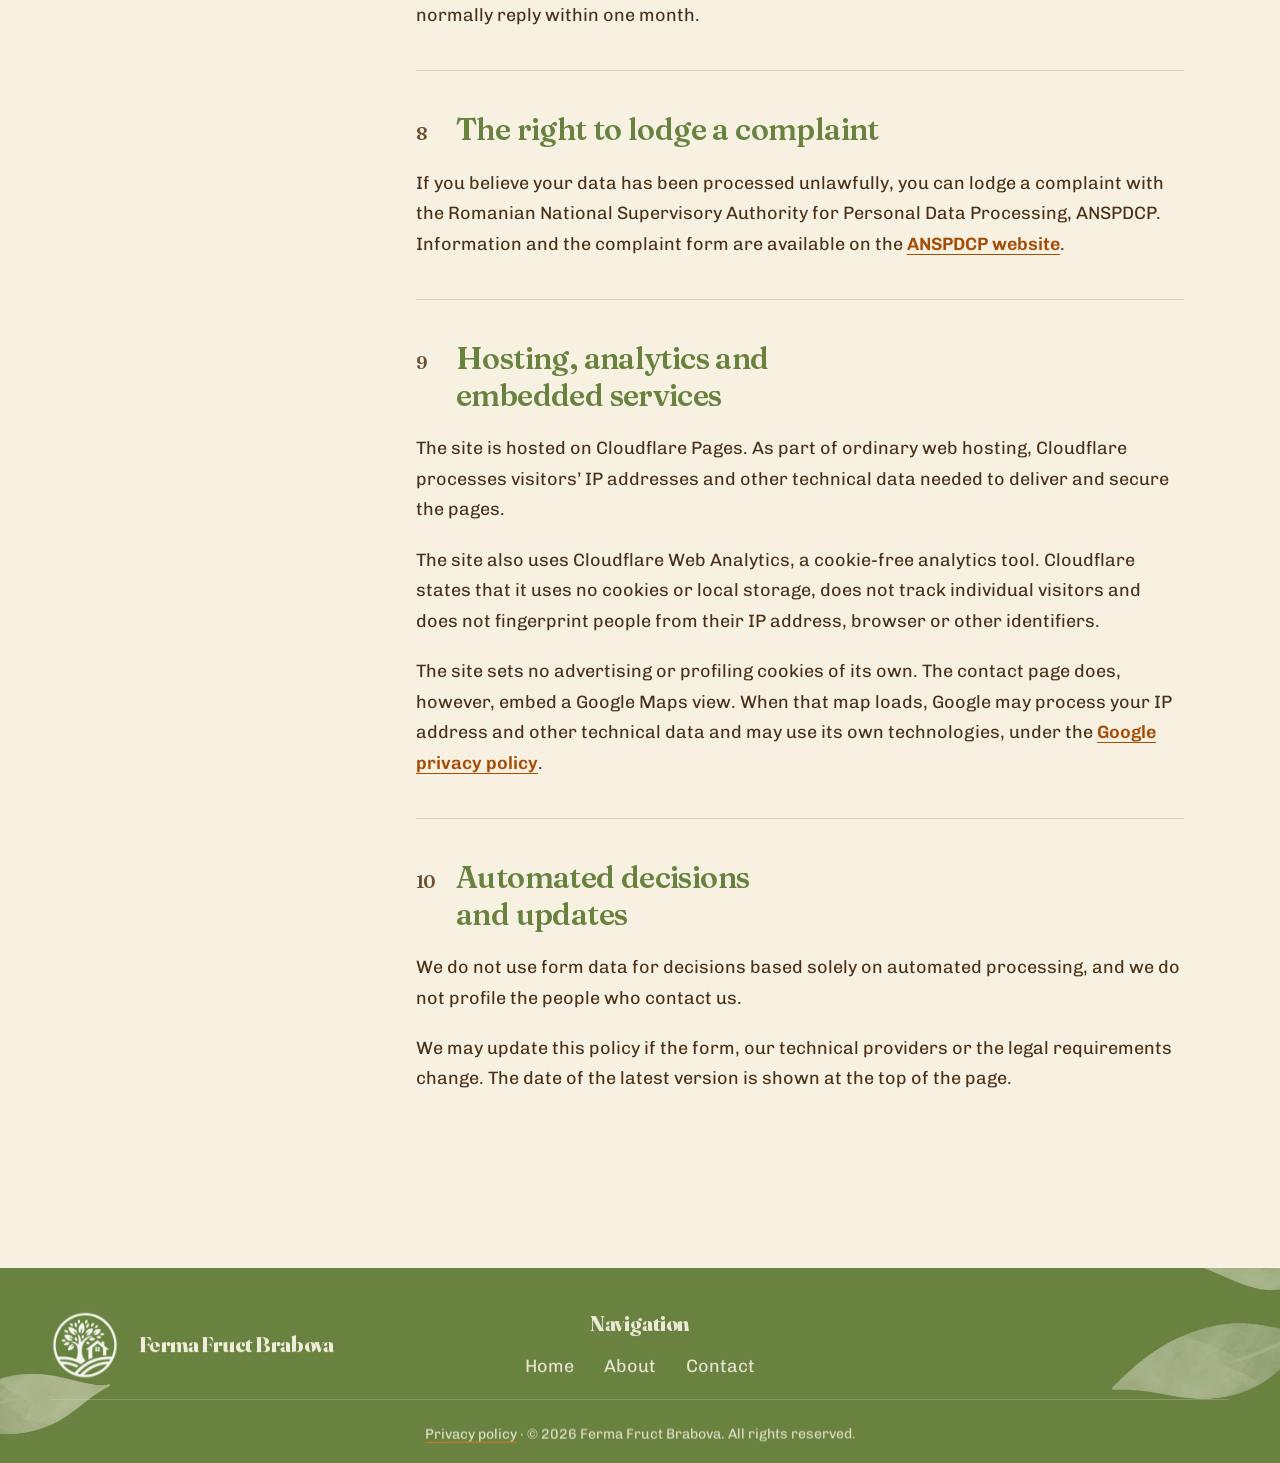
<file: en/privacy-policy.html>
<!DOCTYPE html>
<html lang="en" class="no-js">

<head>
  <meta charset="UTF-8">
  <meta name="viewport" content="width=device-width, initial-scale=1.0, viewport-fit=cover">
  <script>document.documentElement.classList.remove('no-js');</script>

  <title>Privacy policy — Ferma Fruct Brabova</title>
  <meta name="description" content="How Agro Fin Tech processes the data sent through the Ferma Fruct Brabova contact form.">

  <link rel="canonical" href="https://fermafruct.com/en/privacy-policy">
  <link rel="stylesheet" href="../css/normalize.css?v=20260825-launch-1">
  <link rel="stylesheet" href="../css/tokens.css?v=20260825-launch-1">
  <link rel="stylesheet" href="../css/base.css?v=20260825-launch-1">
  <link rel="stylesheet" href="../css/style.css?v=20260826-film-pad-1">
  <link rel="stylesheet" href="../css/politica-de-confidentialitate.css?v=20260828-privacy-5">
  <link rel="preload" href="../fonts/fraunces-var-latin.woff2" as="font" type="font/woff2" crossorigin>

  <link rel="icon" type="image/png" sizes="32x32" href="../favicon-32.png">
  <link rel="icon" type="image/png" sizes="512x512" href="../favicon.png">
  <link rel="shortcut icon" href="../favicon.ico">
  <link rel="apple-touch-icon" href="../apple-touch-icon.png">
  <meta name="theme-color" content="#698240">
  <!-- Open Graph: cum arată linkul când e distribuit pe Facebook sau WhatsApp -->
  <meta property="og:site_name" content="Ferma Fruct Brabova">
  <meta property="og:title" content="Privacy policy — Ferma Fruct Brabova">
  <meta property="og:description" content="How Agro Fin Tech processes the data sent through the contact form.">
  <meta property="og:image" content="https://fermafruct.com/img/og-ferma-fruct-1200.jpg">
  <!-- Lățimea și înălțimea scutesc Facebook de o primă preluare a imaginii; fără ele prima distribuire apare fără poză. -->
  <meta property="og:image:width" content="1200">
  <meta property="og:image:height" content="630">
  <meta property="og:image:alt" content="Ripe red and orange apricots on a leafy branch in Ferma Fruct Brabova's orchard.">
  <meta property="og:url" content="https://fermafruct.com/en/privacy-policy">
  <meta property="og:type" content="website">
  <meta property="og:locale" content="en_GB">
  <meta property="og:locale:alternate" content="ro_RO">

  <!-- Perechea de limbi a ACESTEI pagini, nu a site-ului: fiecare pagină își
       arată propriul echivalent. x-default e româna, limba fermei. -->
  <link rel="alternate" hreflang="ro" href="https://fermafruct.com/politica-de-confidentialitate">
  <link rel="alternate" hreflang="en" href="https://fermafruct.com/en/privacy-policy">
  <link rel="alternate" hreflang="x-default" href="https://fermafruct.com/politica-de-confidentialitate">

  <meta name="twitter:card" content="summary_large_image">
</head>

<body class="page-inner privacy-page">

  <!-- Această pagină extinde sistemul vizual existent. Conținutul juridic rămâne
       o singură coloană de lectură, cu rezumatul lateral doar ca orientare. -->

  <a class="skip" href="#main">Skip to content</a>

  <header class="site-header">
    <div class="site-header__inner">
      <a class="brand" href="index.html" aria-label="Ferma Fruct Brabova, home page">
        <img class="brand__mark" src="../img/logo-160.webp?v=20260822-logo-1" srcset="../img/logo-160.webp?v=20260822-logo-1 160w, ../img/logo-320.webp?v=20260822-logo-1 320w"
             sizes="48px" width="320" height="320" alt="" loading="eager">
        <span class="brand__word" aria-hidden="true">Ferma Fruct</span>
      </a>

      <nav class="nav" aria-label="Main navigation">
        <ul class="nav__list">
          <li><a class="nav__link" href="index.html#acasa">Home</a></li>
          <li><a class="nav__link" href="about.html">About</a></li>
          <li><a class="nav__link" href="contact.html">Contact</a></li>
        </ul>
      </nav>

      <!-- Limba curentă e <span>, cealaltă e <a>: pagina nu se leagă de ea
           însăși. Linkul duce la pagina pereche, nu la prima pagină engleză. -->
      <p class="lang">
        <span class="visually-hidden">Page language:</span>
        <a class="lang__current is-lang-away" href="../politica-de-confidentialitate.html" lang="ro" hreflang="ro">RO</a>
        <span class="lang__soon is-lang-here">EN</span>
      </p>

      <button class="burger" type="button" aria-expanded="false" aria-controls="meniu">
        <span class="visually-hidden">Menu</span>
        <svg class="burger__icon" viewBox="0 0 24 24" fill="none" stroke="currentColor" stroke-width="1.5"
             stroke-linecap="round" aria-hidden="true">
          <path d="M3.5 7h17" />
          <path d="M3.5 12h17" />
          <path d="M3.5 17h17" />
        </svg>
      </button>
    </div>
  </header>

  <div class="drawer" id="meniu" inert>
    <div class="drawer__scrim" data-drawer-close></div>
    <nav class="drawer__panel" aria-label="Menu">
      <img class="drawer__leaf" src="../img/leaf-480.webp" width="480" height="480" alt="" aria-hidden="true"
           loading="lazy" decoding="async">
      <div class="drawer__top">
        <img class="drawer__mark" src="../img/logo-160.webp?v=20260822-logo-1" srcset="../img/logo-160.webp?v=20260822-logo-1 160w, ../img/logo-320.webp?v=20260822-logo-1 320w"
             sizes="44px" width="320" height="320" alt="" loading="lazy">
        <button class="drawer__close" type="button" data-drawer-close>
          <span class="visually-hidden">Close the menu</span>
          <svg class="burger__icon" viewBox="0 0 24 24" fill="none" stroke="currentColor" stroke-width="1.5"
               stroke-linecap="round" aria-hidden="true">
            <path d="M6 6l12 12" />
            <path d="M18 6L6 18" />
          </svg>
        </button>
      </div>
      <ul class="drawer__list">
        <li><a class="drawer__link" href="index.html#acasa">Home</a></li>
        <li><a class="drawer__link" href="about.html">About</a></li>
        <li><a class="drawer__link" href="contact.html">Contact</a></li>
      </ul>
      <p class="drawer__lang">
        <span class="visually-hidden">Page language:</span>
        <a class="drawer__lang-now is-lang-away" href="../politica-de-confidentialitate.html" lang="ro" hreflang="ro">RO</a>
        <span class="drawer__lang-soon is-lang-here">EN</span>
      </p>
    </nav>
  </div>

  <main id="main" class="privacy">
    <header class="privacy__hero">
      <div class="privacy__hero-inner">
        <div class="privacy__hero-copy">
          <h1 class="privacy__title">Privacy policy</h1>
          <p class="privacy__intro">This page explains, in plain words, what happens to the data you send us through the contact form.</p>
          <p class="privacy__updated">Last updated: <time datetime="2026-08-21">21 August 2026</time></p>
        </div>
        <img class="privacy__leaf" src="../img/leaf-480.webp" width="480" height="480" alt="" aria-hidden="true">
      </div>
    </header>

    <div class="privacy__body">
      <aside class="privacy__summary" aria-label="Summary and contents">
        <div class="privacy__summary-sticky">
          <h2 class="privacy__summary-title">In short</h2>
          <p>We use what you write in the form only to reply to you. We do not use it for advertising and we do not sell it.</p>
          <!-- Traducerea nu are valoare juridică: originalul e cel românesc.
               Nota rămâne pe pagină cât timp există versiunea engleză. -->
          <p>This is a translation, provided for convenience. The <a href="../politica-de-confidentialitate.html" lang="ro" hreflang="ro">Romanian version</a> is the binding one.</p>

          <nav class="privacy__toc" aria-labelledby="cuprins">
            <h3 class="privacy__toc-title" id="cuprins">Contents</h3>
            <ol class="privacy__toc-list">
            <li class="privacy__toc-item">
              <a class="privacy__toc-link" href="#operator"><span class="privacy__toc-num" aria-hidden="true">1</span>Who the data controller is</a>
            </li>
            <li class="privacy__toc-item">
              <a class="privacy__toc-link" href="#date-colectate"><span class="privacy__toc-num" aria-hidden="true">2</span>What data we collect</a>
            </li>
            <li class="privacy__toc-item">
              <a class="privacy__toc-link" href="#scop-temei"><span class="privacy__toc-num" aria-hidden="true">3</span>Purpose and legal basis</a>
            </li>
            <li class="privacy__toc-item">
              <a class="privacy__toc-link" href="#destinatari"><span class="privacy__toc-num" aria-hidden="true">4</span>Who can see the data</a>
            </li>
            <li class="privacy__toc-item">
              <a class="privacy__toc-link" href="#transferuri"><span class="privacy__toc-num" aria-hidden="true">5</span>Transfers outside the European Union</a>
            </li>
            <li class="privacy__toc-item">
              <a class="privacy__toc-link" href="#pastrare"><span class="privacy__toc-num" aria-hidden="true">6</span>How long we keep messages</a>
            </li>
            <li class="privacy__toc-item">
              <a class="privacy__toc-link" href="#drepturi"><span class="privacy__toc-num" aria-hidden="true">7</span>Your rights</a>
            </li>
            <li class="privacy__toc-item">
              <a class="privacy__toc-link" href="#plangere"><span class="privacy__toc-num" aria-hidden="true">8</span>The right to lodge a complaint</a>
            </li>
            <li class="privacy__toc-item">
              <a class="privacy__toc-link" href="#tehnologii"><span class="privacy__toc-num" aria-hidden="true">9</span>Hosting, analytics and embedded services</a>
            </li>
            <li class="privacy__toc-item">
              <a class="privacy__toc-link" href="#decizii"><span class="privacy__toc-num" aria-hidden="true">10</span>Automated decisions and updates</a>
            </li>
            </ol>
          </nav>

          <a class="privacy__contact-link" href="contact.html">Back to contact</a>
        </div>
      </aside>

      <article class="privacy__content">
        <section class="privacy__section" aria-labelledby="operator">
          <h2 id="operator"><span class="privacy__num" aria-hidden="true">1</span>Who the data controller is</h2>
          <p>The controller of your personal data is <strong>Agro Fin Tech</strong>, the company that runs the Ferma Fruct Brabova website.</p>
          <p>For privacy questions, or to exercise any of your rights, write to <a href="mailto:agroftech@gmail.com">agroftech@gmail.com</a>.</p>
          <p>Agro Fin Tech has not appointed a data protection officer, because the activity described here does not require one.</p>
        </section>

        <section class="privacy__section" aria-labelledby="date-colectate">
          <h2 id="date-colectate"><span class="privacy__num" aria-hidden="true">2</span>What data we collect</h2>
          <p>Through the contact form we collect what you type into it: your name, your e-mail address, the optional subject line and the body of your message. The form also records that you ticked the box agreeing to the processing of your data.</p>
          <p>Please do not send sensitive data through the form, such as medical or biometric data, bank account details or identity documents.</p>
          <p>As part of the ordinary running of the site, our technical providers may also process data such as your IP address, the date and time of your visit, your browser type and the page you requested.</p>
        </section>

        <section class="privacy__section" aria-labelledby="scop-temei">
          <h2 id="scop-temei"><span class="privacy__num" aria-hidden="true">3</span>Purpose and legal basis</h2>
          <p>Data sent through the form is used only to consider your enquiry and to reply to it. The legal basis is your consent, under Article 6(1)(a) of the General Data Protection Regulation. That consent is given by ticking the required box in the form.</p>
          <p>You can withdraw your consent at any time by writing to the e-mail address above. Withdrawing it does not affect the lawfulness of processing carried out beforehand.</p>
          <p>The technical processing strictly needed to deliver and secure the site rests on Agro Fin Tech’s legitimate interest in keeping the site available and safe, under Article 6(1)(f).</p>
        </section>

        <section class="privacy__section" aria-labelledby="destinatari">
          <h2 id="destinatari"><span class="privacy__num" aria-hidden="true">4</span>Who can see the data</h2>
          <p>Messages can be seen by the authorised people at Agro Fin Tech who answer enquiries, and by the provider of our e-mail inbox.</p>
          <p>The form uses <strong>Web3Forms</strong>, a service operated by Web3Creative acting as our processor. Form data passes through the Web3Forms servers before it reaches our inbox, and may be processed by the technical sub-processors Web3Forms authorises for hosting, e-mail delivery and spam filtering.</p>
          <p>You can read the <a href="https://web3forms.com/privacy" target="_blank" rel="noopener noreferrer">Web3Forms privacy policy<span class="visually-hidden">, opens in a new tab</span></a> and their <a href="https://web3forms.com/dpa" target="_blank" rel="noopener noreferrer">data processing agreement<span class="visually-hidden">, opens in a new tab</span></a>.</p>
        </section>

        <section class="privacy__section" aria-labelledby="transferuri">
          <h2 id="transferuri"><span class="privacy__num" aria-hidden="true">5</span>Transfers outside the European Union</h2>
          <p>Web3Creative operates from India, and the Web3Forms infrastructure may process data outside the European Union and the European Economic Area, including in the United States. According to the agreement Web3Forms publishes, transfers that require a safeguard are covered by the Standard Contractual Clauses approved by the European Commission.</p>
        </section>

        <section class="privacy__section" aria-labelledby="pastrare">
          <h2 id="pastrare"><span class="privacy__num" aria-hidden="true">6</span>How long we keep messages</h2>
          <p>Agro Fin Tech keeps your message in the inbox only until your enquiry is settled, then deletes it, unless a legal obligation requires it to be kept for longer.</p>
          <p>Separately, Web3Forms states that submission data may be held in its system for up to three years from submission, depending on the plan, or may be deleted sooner. That period is set by Web3Forms and is described in their policy and processing agreement.</p>
        </section>

        <section class="privacy__section" aria-labelledby="drepturi">
          <h2 id="drepturi"><span class="privacy__num" aria-hidden="true">7</span>Your rights</h2>
          <p>Under the conditions set out in the General Data Protection Regulation, you have the following rights:</p>
          <ul class="privacy__rights">
            <li><strong>access</strong> to your data and to information about how it is processed;</li>
            <li><strong>rectification</strong>, if the data is wrong or incomplete;</li>
            <li><strong>erasure</strong>, where the legal conditions are met;</li>
            <li><strong>restriction of processing</strong> in the situations the law provides for;</li>
            <li><strong>objection</strong> to processing based on legitimate interest;</li>
            <li><strong>portability</strong> of the data you gave us, where the processing rests on consent and is carried out by automated means.</li>
          </ul>
          <p>To exercise a right, send a request to the e-mail address given in section 1. We will normally reply within one month.</p>
        </section>

        <section class="privacy__section" aria-labelledby="plangere">
          <h2 id="plangere"><span class="privacy__num" aria-hidden="true">8</span>The right to lodge a complaint</h2>
          <p>If you believe your data has been processed unlawfully, you can lodge a complaint with the Romanian National Supervisory Authority for Personal Data Processing, ANSPDCP. Information and the complaint form are available on the <a href="https://www.dataprotection.ro/?page=Plangeri_RGPD&amp;lang=en" target="_blank" rel="noopener noreferrer">ANSPDCP website<span class="visually-hidden">, opens in a new tab</span></a>.</p>
        </section>

        <section class="privacy__section" aria-labelledby="tehnologii">
          <h2 id="tehnologii"><span class="privacy__num" aria-hidden="true">9</span>Hosting, analytics and embedded services</h2>
          <p>The site is hosted on Cloudflare Pages. As part of ordinary web hosting, Cloudflare processes visitors’ IP addresses and other technical data needed to deliver and secure the pages.</p>
          <p>The site also uses Cloudflare Web Analytics, a cookie-free analytics tool. Cloudflare states that it uses no cookies or local storage, does not track individual visitors and does not fingerprint people from their IP address, browser or other identifiers.</p>
          <p>The site sets no advertising or profiling cookies of its own. The contact page does, however, embed a Google Maps view. When that map loads, Google may process your IP address and other technical data and may use its own technologies, under the <a href="https://policies.google.com/privacy?hl=en" target="_blank" rel="noopener noreferrer">Google privacy policy<span class="visually-hidden">, opens in a new tab</span></a>.</p>
        </section>

        <section class="privacy__section" aria-labelledby="decizii">
          <h2 id="decizii"><span class="privacy__num" aria-hidden="true">10</span>Automated decisions and updates</h2>
          <p>We do not use form data for decisions based solely on automated processing, and we do not profile the people who contact us.</p>
          <p>We may update this policy if the form, our technical providers or the legal requirements change. The date of the latest version is shown at the top of the page.</p>
        </section>
      </article>
    </div>
  </main>

  <footer class="site-footer">
    <img class="site-footer__leaf site-footer__leaf--top" src="../img/top-leaf-branch-1024.webp"
         srcset="../img/top-leaf-branch-640.webp 640w, ../img/top-leaf-branch-1024.webp 1024w"
         sizes="(min-width: 85em) 40vw, 30vw" width="1024" height="768" alt="" aria-hidden="true"
         loading="lazy" decoding="async">
    <img class="site-footer__leaf site-footer__leaf--bottom" src="../img/bottom-leaf-branch-1024.webp"
         srcset="../img/bottom-leaf-branch-640.webp 640w, ../img/bottom-leaf-branch-1024.webp 1024w"
         sizes="(min-width: 85em) 40vw, 26vw" width="1024" height="768" alt="" aria-hidden="true"
         loading="lazy" decoding="async">

    <div class="site-footer__inner">
      <div class="site-footer__lead">
        <img class="site-footer__mark" src="../img/logo-160.webp?v=20260822-logo-1" width="320" height="320" alt="" loading="lazy">
        <p class="site-footer__name">Ferma Fruct Brabova</p>
      </div>
      <nav class="site-footer__nav" aria-label="Footer navigation">
        <h2 class="site-footer__heading">Navigation</h2>
        <ul class="site-footer__links">
          <li><a class="site-footer__nav-link" href="index.html#acasa">Home</a></li>
          <li><a class="site-footer__nav-link" href="about.html">About</a></li>
          <li><a class="site-footer__nav-link" href="contact.html">Contact</a></li>
        </ul>
      </nav>
    </div>

    <div class="site-footer__base">
      <p class="site-footer__legal">
        <a class="site-footer__legal-link" href="privacy-policy.html" aria-current="page">Privacy policy</a>
        <span aria-hidden="true"> · </span>
        <span>&copy; 2026 Ferma Fruct Brabova. All rights reserved.</span>
      </p>
    </div>
  </footer>

  <script src="../js/gsap.min.js"></script>
  <script src="../js/main.js?v=20260826-film-pad-1"></script>
  <!-- Doar evidențierea secțiunii curente în cuprins, separat ca să nu ceară ?v= nou pe celelalte pagini. -->
  <script src="../js/politica.js?v=20260821-privacy-4"></script>
<!-- impeccable-live-start -->
<!-- impeccable-live-end -->
</body>

</html>
</file>
<file: css/tokens.css>
/* TOKENS — Ferma Fruct Brabova. Five creams + one green, client-supplied hex,
   not logo-sampled. Page is green; the four fruits are not four palettes,
   their colour is in the photo. Orange is the one action colour. */

/* Fraunces variable: opsz, wght, SOFT, WONK in one file. Split
   latin/latin-ext so Romanian diacritics don't cost everyone. */
@font-face {
    font-family: 'Fraunces';
    src: url('../fonts/fraunces-var-latin.woff2') format('woff2');
    font-weight: 300 900;
    font-style: normal;
    font-display: swap;
    unicode-range: U+0000-00FF, U+0131, U+0152-0153, U+02BB-02BC, U+02C6, U+02DA, U+02DC, U+0304, U+0308, U+0329, U+2000-206F, U+20AC, U+2122, U+2191, U+2193, U+2212, U+2215, U+FEFF, U+FFFD;
}

@font-face {
    font-family: 'Fraunces';
    src: url('../fonts/fraunces-var-latin-ext.woff2') format('woff2');
    font-weight: 300 900;
    font-style: normal;
    font-display: swap;
    unicode-range: U+0100-02BA, U+02BD-02C5, U+02C7-02CC, U+02CE-02D7, U+02DD-02FF, U+0304, U+0308, U+0329, U+1D00-1DBF, U+1E00-1E9F, U+1EF2-1EFF, U+2020, U+20A0-20AB, U+20AD-20C0, U+2113, U+2C60-2C7F, U+A720-A7FF;
}

@font-face {
    font-family: 'Chivo';
    src: url('../fonts/chivo-regular.woff2') format('woff2');
    font-weight: 400;
    font-style: normal;
    font-display: swap;
}

@font-face {
    font-family: 'Chivo';
    src: url('../fonts/chivo-600.woff2') format('woff2');
    font-weight: 600;
    font-style: normal;
    font-display: swap;
}

@font-face {
    font-family: 'Chivo';
    src: url('../fonts/chivo-900.woff2') format('woff2');
    font-weight: 900;
    font-style: normal;
    font-display: swap;
}

:root {

    /* --- Fonts ---------------------------------------------------------- */

    --font-display: 'Fraunces', Georgia, serif;

    /* Everything you actually read. */
    --font-text: 'Chivo', system-ui, -apple-system, 'Segoe UI', sans-serif;

    --weight-normal: 400;
    --weight-mid: 600;
    --weight-heavy: 900;

    /* WONK 1 = alternate letterforms, mush under ~1.5rem — --axes-label
       below turns it off. opsz 144 = display optical size. */
    --weight-display: 800;
    --axes-display: 'opsz' 144, 'SOFT' 0, 'WONK' 1;
    --axes-label: 'opsz' 24, 'SOFT' 0, 'WONK' 0;

    /* --- Colour --------------------------------------------------------- */

    /* Grounds, lightest to deepest. No white on this site — --paper-lift is
       the closest thing to one, small raised surfaces only.
         --paper-lift  raised cards
         --paper       THE PAGE
         --cream       warm alternate section
         --sand-soft   hairlines/edges
         --sand        plates (stat band, partners band)
       --paper/--cream only 1.03 apart: never touch edge to edge. */
    --paper-lift: #FAF9EF;
    --paper: #F6F1E1;
    --cream: #F4EDDB;
    --sand-soft: #E9E3D6;
    --sand: #D8CFBD;

    /* ONE green: footer, header fill, accents. No dark variant on purpose.
       Same hex on all three tokens.
       4.08 on --paper-lift, under the 4.5 floor — accepted as-is.
       Never put small light text on it. */
    --forest: #698240;
    --forest-deep: #698240;
    --leaf: #698240;
    /* Decoration only: rules, icon fills, never text. */
    --leaf-bright: #8EAE5B;

    /* Brown, not green. --bark: 10.8 on --paper, 7.9 on --sand.
       --bark-deep only for --action, where --bark alone is 4.09. */
    --bark: #493017;
    --bark-soft: #6E4F30;
    --bark-deep: #3A2611;

    /* Accent only, never a band ground — pale blue under a green page reads
       as a different site. */
    --sky: #AECBE1;

    /* The dirt track. Rules, hairlines, ticket edges. */
    --earth: #C3A278;

    /* The one action colour: orange means clickable. --action-ink is the
       darkened version for text on a light ground. */
    --action: #E87614;
    --action-hot: #C85E08;
    /* White text reaches 5.8:1 on this — the only orange white type may sit
       on. Button hover fill. */
    --action-deep: #A8490A;
    --action-ink: #A54D07;

    /* --ink 10.8 on the page, --ink-soft 6.58 — no dark green type left.
       on-dark pair takes the lightest two creams over green. */
    --ink: #493017;
    --ink-soft: #6E4F30;
    --on-dark: #FAF9EF;
    --on-dark-soft: #F4EDDB;

    /* --- Type scale — fluid, capped at 6rem (--step-5): past that a fruit
       name reads as wallpaper. --- */

    --step--1: clamp(0.8125rem, 0.79rem + 0.11vw, 0.875rem);
    --step-0: clamp(1rem, 0.96rem + 0.2vw, 1.125rem);
    --step-1: clamp(1.1875rem, 1.11rem + 0.38vw, 1.4375rem);
    --step-2: clamp(1.4375rem, 1.28rem + 0.78vw, 1.9375rem);
    --step-3: clamp(1.75rem, 1.42rem + 1.63vw, 2.8125rem);
    --step-4: clamp(2.125rem, 1.53rem + 2.97vw, 4rem);
    --step-5: clamp(2.75rem, 1.6rem + 5.75vw, 6rem);

    --leading-tight: 1.04;
    --leading-snug: 1.2;
    --leading-body: 1.6;

    --tracking-tight: -0.02em;
    --tracking-label: 0.09em;

    /* Longest a paragraph is allowed to get before it is hard to read. */
    --measure: 66ch;

    /* --- Space — fluid. --space-section sets the whole site's rhythm. --- */

    --space-3xs: clamp(0.25rem, 0.23rem + 0.11vw, 0.3125rem);
    --space-2xs: clamp(0.5rem, 0.46rem + 0.22vw, 0.625rem);
    --space-xs: clamp(0.75rem, 0.69rem + 0.33vw, 0.9375rem);
    --space-s: clamp(1rem, 0.91rem + 0.43vw, 1.25rem);
    --space-m: clamp(1.5rem, 1.37rem + 0.65vw, 1.875rem);
    --space-l: clamp(2rem, 1.83rem + 0.87vw, 2.5rem);
    --space-xl: clamp(3rem, 2.74rem + 1.3vw, 3.75rem);
    --space-2xl: clamp(4rem, 3.48rem + 2.61vw, 5.5rem);
    --space-section: clamp(4.5rem, 3.2rem + 6.5vw, 8.5rem);

    /* Outer element only, never with max-width on the same element —
       content-box. max() cu env(): pe telefon cu crestătură, ținut în peisaj,
       marginea trebuie să ocolească zona tăiată. Fără crestătură, env() e 0
       și rămâne clamp-ul. Cere viewport-fit=cover în <head>. */
    --gutter: max(clamp(1.25rem, 0.6rem + 3.25vw, 3.5rem),
        env(safe-area-inset-left), env(safe-area-inset-right));

    --container: 78rem;
    --container-narrow: 46rem;

    /* --- Lines, corners, depth ------------------------------------------- */

    --hairline: 1px;
    --rule: 2px;

    --radius-s: 3px;
    --radius-m: 6px;
    /* Generous, so photos read as objects laid on the page, not holes cut
       in it. */
    --radius-l: 14px;
    --radius-xl: 22px;
    --radius-pill: 999px;

    /* Always offset + blur — blur alone is a halo, reads as decoration not
       shadow. */
    --shadow-lift: 0 2px 6px rgba(33, 48, 26, 0.10),
        0 12px 28px rgba(33, 48, 26, 0.12);
    --shadow-raise: 0 4px 10px rgba(33, 48, 26, 0.14),
        0 20px 44px rgba(33, 48, 26, 0.18);
    --shadow-press: 0 1px 3px rgba(33, 48, 26, 0.16);

    /* Paper shadows vanish on dark bands — same two-layer shape, mixed
       darker. */
    --shadow-deep: 0 4px 10px rgba(0, 0, 0, 0.24),
        0 22px 46px rgba(0, 0, 0, 0.28);
    --shadow-deep-raise: 0 10px 20px rgba(0, 0, 0, 0.28),
        0 34px 64px rgba(0, 0, 0, 0.34);

    /* --- Motion — --ease-out is exponential: fast start, long settle,
       reads as released not driven. --- */
    --duration-fast: 140ms;
    --duration: 320ms;
    --duration-slow: 720ms;
    --ease-out: cubic-bezier(0.16, 1, 0.3, 1);
    --ease: cubic-bezier(0.4, 0, 0.2, 1);
}
</file>
<file: css/base.css>
/* ============================================================================
   BASE — Ferma Fruct Brabova
   Element defaults. No component lives here; components are in style.css.

   box-sizing is left at the browser default, content-box. Padding is therefore
   put on an outer element and max-width on an inner one, never both on the
   same element, or its width blows out.
   ============================================================================ */

html {
    /* Anchor links land below the fixed header instead of under it. */
    scroll-padding-block-start: 5.5rem;
    scroll-behavior: smooth;
}

body {
    margin: 0;
    background: var(--paper);
    color: var(--ink);
    font-family: var(--font-text);
    font-weight: var(--weight-normal);
    font-size: var(--step-0);
    line-height: var(--leading-body);
    -webkit-font-smoothing: antialiased;
}

/* Display face for every heading. It has one weight, so hierarchy between
   headings is made with size alone. */
h1,
h2,
h3 {
    margin: 0;
    font-family: var(--font-display);
    font-weight: var(--weight-normal);
    line-height: var(--leading-tight);
    letter-spacing: var(--tracking-tight);
    text-wrap: balance;
}

h1 {
    font-size: var(--step-5);
}

h2 {
    font-size: var(--step-4);
}

h3 {
    font-size: var(--step-2);
}

p {
    margin: 0;
    max-width: var(--measure);
    text-wrap: pretty;
}

ul {
    margin: 0;
    padding: 0;
    list-style: none;
}

a {
    color: inherit;
}

img,
picture,
video,
svg {
    display: block;
    max-width: 100%;
}

/* One focus ring for the whole site, on the action colour, offset so it never
   sits on top of the thing it is marking. */
:focus-visible {
    outline: 2px solid var(--action);
    outline-offset: 3px;
    border-radius: var(--radius-s);
}

/* Hidden on screen, still read aloud by a screen reader. */
.visually-hidden {
    position: absolute;
    width: 1px;
    height: 1px;
    margin: -1px;
    padding: 0;
    overflow: hidden;
    clip-path: inset(50%);
    white-space: nowrap;
}

/* Everything the site animates is opt-in through this class, so switching all
   motion off is one rule. Content is visible by default: the reveal only ever
   removes an offset, it never creates the content. */
@media (prefers-reduced-motion: reduce) {

    html {
        scroll-behavior: auto;
    }

    *,
    *::before,
    *::after {
        animation-duration: 0.01ms !important;
        animation-iteration-count: 1 !important;
        transition-duration: 0.01ms !important;
    }
}
</file>
<file: css/style.css>
/* STYLE — Ferma Fruct Brabova. Cream ground, no white surfaces. Fluid layout;
   lățimile de rupere sunt în secțiunea 13. */


/* ---------------------------------------------------------------------------
   1. SKIP LINK
   --------------------------------------------------------------------------- */

.skip {
    position: absolute;
    z-index: 10;
    inset-block-start: -4rem;
    inset-inline-start: var(--gutter);
    padding: var(--space-2xs) var(--space-s);
    border-radius: var(--radius-pill);
    background: var(--action);
    /* --bark-deep not --ink: 4.09 fails on --action, 4.8 passes. */
    color: var(--bark-deep);
    font-weight: var(--weight-mid);
    text-decoration: none;
    transition: inset-block-start var(--duration) var(--ease-out);
}

.skip:focus {
    inset-block-start: var(--space-xs);
}


/* ---------------------------------------------------------------------------
   2. FUNDAL DECORATIV — vița, ramura, mărul aparțin blocului lângă care stau,
   nu paginii (altfel se mută la fiecare schimbare de text).
   --------------------------------------------------------------------------- */

/* multiply cere gazdă cu isolation: isolate + fundal propriu, altfel albul
   din PNG rămâne alb (vezi .orchard, .film, .faq).
   .grove poate avea position: relative dar NU z-index/opacity/filter —
   oricare ar rupe stivuirea desenului.
   max-width: none — base.css taie img la 100%, desenele ies intenționat
   peste gazdă. */
.motif {
    position: absolute;
    z-index: -1;
    height: auto;
    max-width: none;
    mix-blend-mode: multiply;
    pointer-events: none;
    user-select: none;
}

/* VIȚA: 4 frunze pe bloc. 50% + margine negativă (nu inset-inline:0) ca
   --shift s-o tragă de pe linia centrală; blocul oglindit inversează
   shift-ul pentru zigzag continuu. Nu folosi translate la așezare —
   animația de derulare scrie translate și s-ar anula. */
.motif--vine {
    inset-inline-start: 50%;
    width: var(--w);
    margin-inline-start: calc(var(--w) / -2 + var(--shift, 0rem));
    opacity: 0.72;
    --drift: 4rem;
}

.grove--flip .motif--vine {
    margin-inline-start: calc(var(--w) / -2 - var(--shift, 0rem));
    scale: -1 1;
}

/* Unghiurile oglindite sunt 180 minus originalul, ca frunza să rămână
   înclinată în aceeași parte. leaf-c și leaf-b trebuie să acopere împreună
   --space-section, altfel vița pare 4 bucăți separate. */
.motif--vine-leaf-c {
    inset-block-start: -4.5rem;
    --w: clamp(7rem, 12vw, 12rem);
    --shift: 1.5rem;
    rotate: 102deg;
}

.grove--flip .motif--vine-leaf-c {
    rotate: 78deg;
}

.motif--vine-leaf-a {
    inset-block-start: 24%;
    --w: clamp(6.5rem, 11vw, 11rem);
    --shift: -2rem;
    rotate: 76deg;
}

.grove--flip .motif--vine-leaf-a {
    rotate: 104deg;
}

.motif--vine-leaf-d {
    inset-block-start: 54%;
    --w: clamp(7.5rem, 13vw, 13rem);
    --shift: 2rem;
    rotate: 104deg;
}

.grove--flip .motif--vine-leaf-d {
    rotate: 76deg;
}

.motif--vine-leaf-b {
    inset-block-end: -4.5rem;
    --w: clamp(6rem, 10vw, 10rem);
    --shift: -1.5rem;
    rotate: 78deg;
}

.grove--flip .motif--vine-leaf-b {
    rotate: 102deg;
}

/* Ramurile blocului alternează latura bloc cu bloc, fără să atingă culoarul
   viței din mijloc. Tăiate de overflow: clip pe .orchard. */
.motif--grove-branch {
    inset-block-start: 6%;
    inset-inline-end: -20rem;
    width: clamp(18rem, 34vw, 34rem);
    opacity: 0.4;
    rotate: -7deg;
    --drift: 5rem;
}

.grove--flip .motif--grove-branch {
    inset-inline-end: auto;
    inset-inline-start: -20rem;
    rotate: 7deg;
    scale: -1 1;
}

/* Mărul atârnă lângă tulpină, singurul gol liber (colțurile sunt ocupate de
   foto/text). 50% + margine negativă, nu margin auto — îl ține lângă
   tulpină, nu pe ea. */
.motif--fill-apple {
    inset-block-end: -1rem;
    inset-inline-start: 50%;
    margin-inline-start: -1rem;
    width: clamp(4.5rem, 7vw, 8rem);
    opacity: 0.6;
    rotate: -8deg;
    --drift: 3rem;
}

.grove--flip .motif--fill-apple {
    margin-inline-start: -7rem;
    rotate: 8deg;
}

/* Frunzele care cad pe telefon. Pe ecran lat coloana are deja vița și
   ramura; astea se aprind numai sub 48em, unde rămân goluri mari. */
.motif--fall {
    display: none;
}

/* Ramura de trecere dintre secțiuni: cea mai mare bucată de desen, deci cea
   mai palidă opacitate. */
.motif--cross {
    width: clamp(20rem, 42vw, 40rem);
    opacity: 0.5;
    --drift: 5rem;
}

/* Lângă declarație, intrând din stânga. scale: -1 1 plus semn invers la
   rotate, altfel desenul se înclină greșit. Aceeași lățime ca .motif--cross,
   doar latura se schimbă. */
.motif--head {
    inset-block-start: 0;
    inset-inline-start: -14rem;
    rotate: 8deg;
    scale: -1 1;
}

/* Șapte frunze prin golul declarației; dimensiuni, unghiuri și opacități nu
   se repetă, ca traiectoria să pară naturală, nu tipar. */
.motif--head-leaf {
    opacity: 0.44;
    --drift: 2.75rem;
}

.motif--head-leaf-a {
    inset-block-start: 1rem;
    inset-inline-end: 2%;
    width: clamp(7rem, 11vw, 12rem);
    rotate: 142deg;
}

.motif--head-leaf-b {
    inset-block-start: clamp(7rem, 11vw, 12rem);
    inset-inline-end: 12%;
    width: clamp(5rem, 8vw, 8.5rem);
    opacity: 0.38;
    rotate: 74deg;
}

.motif--head-leaf-c {
    inset-block-start: clamp(15rem, 21vw, 23rem);
    inset-inline-end: 23%;
    width: clamp(3.75rem, 6vw, 6.5rem);
    opacity: 0.3;
    rotate: 166deg;
}

.motif--head-leaf-d {
    inset-block-start: clamp(6rem, 9vw, 10rem);
    inset-inline-end: 43%;
    width: clamp(4.25rem, 6.5vw, 5.25rem);
    opacity: 0.32;
    rotate: 34deg;
}

.motif--head-leaf-e {
    inset-block-start: clamp(10rem, 14vw, 12rem);
    inset-inline-end: 38%;
    width: clamp(3.75rem, 5.5vw, 4.5rem);
    opacity: 0.35;
    rotate: 112deg;
}

.motif--head-leaf-f {
    inset-block-start: clamp(14rem, 20vw, 17rem);
    inset-inline-end: 31%;
    width: clamp(4rem, 6.5vw, 5.5rem);
    opacity: 0.27;
    rotate: 48deg;
}

.motif--head-leaf-g {
    inset-block-start: clamp(20rem, 29vw, 25rem);
    inset-inline-end: 27%;
    width: clamp(3.5rem, 5vw, 4.25rem);
    opacity: 0.33;
    rotate: 154deg;
}

/* scale: -1 1 întoarce ramura pe orizontală ca să intre din stânga — același
   fișier, nu al doilea desen. */
.motif--film {
    inset-block-end: 0;
    inset-inline-start: -15rem;
    rotate: 6deg;
    scale: -1 1;
}

.motif--faq {
    inset-block-start: 1rem;
    inset-inline-end: -16rem;
    rotate: 4deg;
}

.motif--faq-apple {
    inset-block-end: 4rem;
    inset-inline-start: 3%;
    rotate: 8deg;
}

/* Copil al .orchard, nu al .film (.film n-are padding sus sub ~1544px). Se
   termină la marginea de jos, unde overflow: clip o taie chiar pe muchia ramei
   video — pare că intră în spatele filmului. Peste 85em banda primește padding
   sus, deci tăietura ajunge deasupra filmului; se vede numai cât desenul are
   cerneală acolo, iar în dreptul ei branch-1024.webp e aproape gol. */
.motif--film-branch {
    inset-block-end: 0;
    inset-inline-end: -4rem;
    width: clamp(16rem, 28vw, 28rem);
    opacity: 0.46;
    /* Fără scale: oglindită, tulpina ieșea din colțul de sus peste video. */
    rotate: -8deg;
    --drift: 4rem;
}

/* Frunze răzlețe peste golul film–întrebări, nu o a doua viță: mai mici și
   mai palide, nicio pereche cu aceeași mărime/înclinare. Fiecare stă în
   secțiunea ei — overflow: clip taie la granița .film/.faq, o frunză călare
   s-ar reteza. */
.motif--band-leaf {
    opacity: 0.5;
    --drift: 3.5rem;
}

.motif--band-leaf-a {
    inset-block-end: 1.75rem;
    inset-inline-start: 34%;
    width: clamp(4.5rem, 7vw, 7rem);
    rotate: 28deg;
}

.motif--band-leaf-b {
    inset-block-end: 4.5rem;
    inset-inline-end: 20%;
    width: clamp(3.5rem, 5.5vw, 5.5rem);
    opacity: 0.4;
    rotate: -16deg;
}

/* 20%, nu mai spre centru: la 28% frunza atingea Î-ul din titlu. */
.motif--band-leaf-c {
    inset-block-start: 1.25rem;
    inset-inline-start: 20%;
    width: clamp(4rem, 6.5vw, 6.5rem);
    opacity: 0.42;
    rotate: 156deg;
}

.motif--band-leaf-d {
    inset-block-start: 5rem;
    inset-inline-start: 10%;
    width: clamp(6rem, 10vw, 10rem);
    rotate: 200deg;
}

/* e și f umplu golul dreapta-sus al benzii, de o parte și alta a graniței
   secțiunilor: e ultima frunză din .film, f prima din .faq. Mărimi diferite
   ca granița să nu se ghicească. */
.motif--band-leaf-e {
    inset-block-end: 1.5rem;
    inset-inline-start: 50%;
    width: clamp(4rem, 6.5vw, 6.5rem);
    opacity: 0.44;
    rotate: -42deg;
}

/* 28%, nu 30%: colțul cutiei ei ajungea peste ultimul e din titlu. */
.motif--band-leaf-f {
    inset-block-start: 1.5rem;
    inset-inline-end: 28%;
    width: clamp(3.5rem, 5.5vw, 5.5rem);
    opacity: 0.38;
    rotate: 132deg;
}

/* g stă în golul din mijlocul ramurii .motif--faq, la înălțimea titlului,
   unde desenul are o pauză. Aceeași intensitate ca ramura, nu ca celelalte
   frunze — trebuie să pară a ei. */
.motif--band-leaf-g {
    inset-block-start: 9rem;
    inset-inline-end: 10%;
    width: clamp(5rem, 8vw, 8rem);
    opacity: 0.46;
    rotate: 20deg;
}

/* h, i, j îndesesc capetele benzii. Nicio frunză vecină nu repetă unghiul,
   altfel se citesc ca tipar, nu naturale. */
.motif--band-leaf-h {
    inset-block-end: 2.5rem;
    inset-inline-start: 4%;
    width: clamp(4.5rem, 7.5vw, 7.5rem);
    opacity: 0.42;
    rotate: 62deg;
}

.motif--band-leaf-i {
    inset-block-end: 3.5rem;
    inset-inline-end: 6%;
    width: clamp(3.5rem, 6vw, 6rem);
    opacity: 0.36;
    rotate: -70deg;
}

/* k, l, m trec peste titlu/subtitlu — opacity 0.3, cele mai palide, fiindcă
   trec pe sub litere. z-index -1 ține textul deasupra. */
.motif--band-leaf-k {
    inset-block-start: 3.5rem;
    inset-inline-start: 32%;
    width: clamp(4rem, 6.5vw, 6.5rem);
    opacity: 0.3;
    rotate: 118deg;
}

.motif--band-leaf-l {
    inset-block-start: 9rem;
    inset-inline-end: 34%;
    width: clamp(3.5rem, 5.5vw, 5.5rem);
    opacity: 0.3;
    rotate: 46deg;
}

.motif--band-leaf-m {
    inset-block-start: 13.5rem;
    inset-inline-start: 40%;
    width: clamp(4.5rem, 7.5vw, 7.5rem);
    opacity: 0.28;
    rotate: 168deg;
}

/* Sub g și puțin spre interior, dar la dreapta de unde se termină subtitlul:
   la 22% intra peste ultimul cuvânt. */
.motif--band-leaf-j {
    inset-block-start: 19rem;
    inset-inline-end: 16%;
    width: clamp(4.5rem, 7.5vw, 7.5rem);
    opacity: 0.4;
    rotate: 172deg;
}

/* DERIVA DESENELOR.

   Aici, în CSS, pentru că un parcurs de derulare stă pe firul de compoziție al
   browserului. Pe iPhone asta e diferența dintre o mișcare lină și una care se
   târăște: pozițiile scrise din JS rămân în urma derulării cu inerție și
   frunzele înoată pe lângă pagină.

   Durata stă scrisă separat, deși pare de prisos. Pe un parcurs de derulare doar
   `auto` întinde animația peste tot intervalul; forma scurtă `animation:` pune
   valoarea inițială a browserului, care în Chrome e `auto` dar în WebKit e `0s`.
   Cu `0s` frunza își termina drumul înainte să înceapă.

   main.js lasă drumul acesta numai pe WebKit. Chrome primește rezerva din JS,
   iar Firefox păstrează desenele statice ca să nu tresară la derulare. */
@supports (animation-timeline: view()) {

    .motif {
        animation: motif-drift linear both;
        animation-duration: auto;
        animation-timeline: view();
        animation-range: cover;
    }
}

/* Pusă de main.js când publică el pozițiile. Animațiile bat stilul inline în
   cascadă, deci fără oprirea asta cea moartă ar câștiga și frunza ar rămâne pe
   loc. */
.motif-drift-js .motif {
    animation-name: none;
}

/* Firefox păstrează desenele amestecate în pagină, dar fără deriva care cere
   redesenarea lor la fiecare cadru și poate face derularea să tresară. */
.motif-drift-static .motif {
    animation-name: none;
    translate: none;
}

@keyframes motif-drift {

    from {
        translate: 0 var(--drift, 3rem);
    }

    to {
        translate: 0 calc(var(--drift, 3rem) * -1);
    }
}

/* Antetul este fix, cu z-index propriu, deci nu apare aici. */
main,
.site-footer {
    position: relative;
    z-index: 1;
}

/* ---------------------------------------------------------------------------
   3. HEADER — 1fr auto 1fr, not space-between: unequal end widths would push
   nav off centre.
   --------------------------------------------------------------------------- */

/* --p: 0..1 scroll progress from main.js, unset falls back to 0. No
   transition — arrives per frame. rgba spelled out, not color-mix:
   unsupported engines drop the whole rule. */
.site-header {
    position: fixed;
    inset-block-start: 0;
    inset-inline: 0;
    z-index: 5;
    padding: var(--space-xs) var(--gutter);
    background-color: rgba(105, 130, 64, var(--p, 0));
    box-shadow: 0 2px 6px rgba(33, 48, 26, calc(var(--p, 0) * 0.18)),
        0 10px 24px rgba(33, 48, 26, calc(var(--p, 0) * 0.14));
}

.site-header__inner {
    max-width: var(--container);
    margin-inline: auto;
    display: grid;
    grid-template-columns: 1fr auto 1fr;
    align-items: center;
    gap: var(--space-m);
}

.brand {
    justify-self: start;
    display: inline-flex;
    align-items: center;
    gap: var(--space-2xs);
    color: var(--on-dark);
    text-decoration: none;
}

.brand__mark {
    width: 3rem;
    height: 3rem;
    border-radius: var(--radius-pill);
}

.brand__word {
    font-family: var(--font-display);
    font-weight: var(--weight-display);
    /* Small size: label axes, not display (display turns to mush here). */
    font-variation-settings: var(--axes-label);
    font-size: var(--step-1);
    line-height: 1;
    letter-spacing: var(--tracking-tight);
    /* Shadow needed: bright film washes out the wordmark without it. */
    text-shadow: 0 1px 3px rgba(33, 48, 26, 0.6);
}

.nav__list {
    display: flex;
    flex-wrap: wrap;
    align-items: center;
    justify-content: center;
    gap: var(--space-m);
}

.nav__link {
    position: relative;
    display: inline-block;
    padding-block: var(--space-3xs);
    color: var(--on-dark);
    font-size: var(--step--1);
    font-weight: var(--weight-mid);
    letter-spacing: var(--tracking-label);
    text-transform: uppercase;
    text-decoration: none;
    text-shadow: 0 1px 3px rgba(33, 48, 26, 0.6);
    transition: color var(--duration) var(--ease);
}

/* Separate bar, not text-decoration: underline can't animate from 0 and
   cuts descenders. Grows from the left. */
.nav__link::after {
    content: "";
    position: absolute;
    inset-inline: 0;
    inset-block-end: 0;
    height: var(--rule);
    background: var(--action);
    transform: scaleX(0);
    transform-origin: left center;
    transition: transform var(--duration) var(--ease-out);
}

.nav__link:hover::after,
.nav__link[aria-current="page"]::after {
    transform: scaleX(1);
}

.lang {
    justify-self: end;
    display: inline-flex;
    align-items: center;
    gap: var(--space-2xs);
    color: var(--on-dark);
    font-size: var(--step--1);
    font-weight: var(--weight-mid);
    letter-spacing: var(--tracking-label);
    text-shadow: 0 1px 3px rgba(33, 48, 26, 0.6);
}

.lang__soon {
    padding-inline-start: var(--space-2xs);
    border-inline-start: var(--hairline) solid rgba(250, 249, 239, 0.4);
    opacity: 0.6;
}

/* BUTONUL DE MENIU. Ascuns peste 64em, unde navigarea încape întreagă în bară
   — regula care îl arată e în secțiunea 13. Fără script nu are ce deschide,
   deci nu apare: vezi .no-js în <head>. */
.burger {
    display: none;
    justify-self: end;
    /* Cutia de atins e 2.75rem, mai mare decât desenul: 44px e pragul sub
       care degetul ratează ținta. */
    padding: var(--space-2xs);
    border: 0;
    background: transparent;
    color: var(--on-dark);
    cursor: pointer;
    /* Aceeași umbră ca linkurile din bară: peste un cadru luminos din film
       liniile crem s-ar pierde. */
    filter: drop-shadow(0 1px 3px rgba(33, 48, 26, 0.6));
    transition: color var(--duration) var(--ease);
}

.no-js .burger,
.no-js .drawer {
    display: none;
}

.burger__icon {
    width: 1.75rem;
    height: 1.75rem;
}

.burger:hover {
    color: var(--action);
}


/* ---------------------------------------------------------------------------
   3b. MENIUL LATERAL — panou pe hârtie, nu pe verde: bara de sus e deja
   verde plină, iar un panou verde peste ea ar fi o pată fără muchie; pe
   hârtie se citește ca o filă trasă peste pagină. Există numai sub 64em
   (secțiunea 13 îl aprinde).
   --------------------------------------------------------------------------- */

.drawer {
    /* Peste 64em navigarea stă întreagă în bară, deci panoul nu există deloc
       — nici pentru tastatură, nici pentru cititorul de ecran. Secțiunea 13
       îl aprinde. Închis, main.js îi pune inert. */
    display: none;
    position: fixed;
    inset: 0;
    /* Peste antet (z-index 5): panoul acoperă bara, iar X-ul cade peste
       burgerul de dedesubt. */
    z-index: 20;
    /* clip, nu hidden: panoul stă tras în afara ecranului când e închis;
       hidden ar crea un al doilea container de derulare. */
    overflow: clip;
    /* Întârzierea ține panoul pe ecran cât alunecă afară; la deschidere
       transition-delay revine la 0 mai jos. */
    visibility: hidden;
    transition: visibility 0s linear var(--duration);
}

.drawer.is-open {
    visibility: visible;
    transition-delay: 0s;
}

.drawer__scrim {
    position: absolute;
    inset: 0;
    /* --bark-deep cu alfa, nu negru: negrul răcește crema de dedesubt. */
    background: rgba(58, 38, 17, 0.5);
    -webkit-backdrop-filter: blur(2px);
    backdrop-filter: blur(2px);
    opacity: 0;
    transition: opacity var(--duration) var(--ease);
}

.drawer.is-open .drawer__scrim {
    opacity: 1;
}

.drawer__panel {
    position: absolute;
    inset-block: 0;
    /* Ambele margini, nu o lățime: box-sizing e content-box, deci
       inline-size ar fi doar conținutul și paddingul s-ar adăuga peste —
       panoul ieșea 314px pe un ecran de 320. Între două margini, cutia iese
       exact cât spun ele: min(82%, 20rem), 82% ca să rămână o fâșie de
       pagină vizibilă, altfel sertarul se citește ca pagină nouă. */
    inset-inline: max(18%, calc(100% - 20rem)) 0;
    /* Marginea dreapta e --gutter, ca bara de sus, deci X-ul cade peste
       burger. Stânga e --space-l: --gutter ar fi prea lat pentru un panou
       de 20rem. */
    padding: var(--space-xs) var(--gutter) var(--space-xl) var(--space-l);
    /* Colțurile numai pe muchia dinspre pagină: celelalte două ies din ecran. */
    border-start-start-radius: var(--radius-xl);
    border-end-start-radius: var(--radius-xl);
    background: var(--paper);
    /* Condiția desenului de mai jos: multiply are nevoie de context propriu
       de stivuire plus fundal propriu — vezi secțiunea 2. */
    isolation: isolate;
    overflow: clip auto;
    display: flex;
    flex-direction: column;
    gap: var(--space-l);
    box-shadow: var(--shadow-deep);
    translate: 100% 0;
    transition: translate var(--duration-slow) var(--ease-out);
}

.drawer.is-open .drawer__panel {
    translate: 0 0;
}

/* Aceeași frunză ca-n restul paginii, colțul de jos al panoului, sub text
   peste hârtie.
   Marginea de jos nu poate fi negativă: panoul derulează pe verticală
   (ecran scurt, telefon în peisaj), iar un desen ieșit pe sub ar adăuga
   exact atâta derulare — măsurat, 95px gol sub meniu. Pe orizontală nu
   contează, overflow e clip și nu derulează.
   Stă în golul dintre linkuri și limbă, nu în colț, altfel panoul rămâne o
   coloană goală de hârtie. Mărimea și distanța scad cu înălțimea ecranului,
   altfel frunza ajunge sub linkuri pe telefoane scurte. */
.drawer__leaf {
    position: absolute;
    z-index: -1;
    inset-block-end: clamp(6.25rem, 14svh, 9rem);
    inset-inline-start: -3.5rem;
    width: clamp(10rem, 28svh, 15rem);
    height: auto;
    max-width: none;
    opacity: 0.4;
    rotate: 24deg;
    mix-blend-mode: multiply;
    pointer-events: none;
}

/* 3rem = înălțimea mărcii din bară, deci rândul are exact înălțimea
   antetului și X-ul cade peste burgerul înlocuit. */
.drawer__top {
    flex: none;
    min-height: 3rem;
    display: flex;
    align-items: center;
    justify-content: space-between;
    gap: var(--space-m);
}

.drawer__mark {
    width: 2.75rem;
    height: 2.75rem;
    border-radius: var(--radius-pill);
}

.drawer__close {
    padding: var(--space-2xs);
    border: 0;
    background: transparent;
    color: var(--bark);
    cursor: pointer;
    transition: color var(--duration) var(--ease);
}

.drawer__close:hover {
    color: var(--action-ink);
}

.drawer__list {
    margin: var(--space-s) 0 0;
    padding: 0;
    list-style: none;
    display: flex;
    flex-direction: column;
    gap: var(--space-xs);
}

/* Scară proprie, nu --step-2: la capăt --step-2 coboară sub 1.5rem, unde
   WONK 1 din --axes-display se face terci. 1.75rem e primul prag sigur. */
.drawer__link {
    position: relative;
    display: inline-block;
    /* Cu --space-3xs rândul ieșea 42px; pragul degetului este 44. */
    padding-block: var(--space-2xs);
    color: var(--forest);
    font-family: var(--font-display);
    font-weight: var(--weight-display);
    font-variation-settings: var(--axes-display);
    font-size: clamp(1.75rem, 1.4rem + 1.75vw, 2.375rem);
    line-height: var(--leading-snug);
    letter-spacing: var(--tracking-tight);
    text-decoration: none;
    opacity: 0;
    translate: 1.5rem 0;
    transition: color var(--duration) var(--ease),
        opacity var(--duration) var(--ease-out),
        translate var(--duration-slow) var(--ease-out);
}

/* Aceeași bară ca în bara de sus, crescută din stânga. */
.drawer__link::after {
    content: "";
    position: absolute;
    inset-inline: 0;
    inset-block-end: 0;
    height: var(--rule);
    background: var(--action);
    transform: scaleX(0);
    transform-origin: left center;
    transition: transform var(--duration) var(--ease-out);
}

.drawer__link:hover::after,
.drawer__link[aria-current="page"]::after {
    transform: scaleX(1);
}

.drawer__lang {
    opacity: 0;
    translate: 1.5rem 0;
    transition: opacity var(--duration) var(--ease-out),
        translate var(--duration-slow) var(--ease-out);
}

.drawer__lang {
    margin: auto 0 0;
    display: flex;
    align-items: center;
    gap: var(--space-2xs);
    color: var(--ink-soft);
    font-size: var(--step--1);
    font-weight: var(--weight-mid);
    letter-spacing: var(--tracking-label);
}

.drawer__lang-now {
    color: var(--bark);
}

.drawer__lang-soon {
    padding-inline-start: var(--space-2xs);
    border-inline-start: var(--hairline) solid var(--sand);
    opacity: 0.7;
}

/* Rândurile intră unul după altul, în ordinea citirii. Decalajele sunt numai
   la deschidere: la închidere pleacă toate odată, altfel panoul ar aluneca
   afară cu textul încă intrând. */
.drawer.is-open .drawer__link,
.drawer.is-open .drawer__lang {
    opacity: 1;
    translate: 0 0;
}

.drawer.is-open .drawer__list li:nth-child(1) .drawer__link {
    transition-delay: 90ms;
}

.drawer.is-open .drawer__list li:nth-child(2) .drawer__link {
    transition-delay: 150ms;
}

.drawer.is-open .drawer__list li:nth-child(3) .drawer__link {
    transition-delay: 210ms;
}

.drawer.is-open .drawer__lang {
    transition-delay: 280ms;
}

/* Blochează derularea paginii cât panoul e deschis. Compensarea lățimii
   barei de derulare o scrie main.js, altfel pagina ar sări lateral. */
.is-locked {
    overflow: hidden;
}


/* ---------------------------------------------------------------------------
   4. BUTTON — drawn pill, hairline + on-dark label over hero film. Hover
   sweeps orange, label flips to ink (4.7:1; cream would fail at 3.8).
   Resting colours assume it sits on the film; light-ground use needs a
   variant.
   --------------------------------------------------------------------------- */

.btn {
    position: relative;
    /* isolation: keeps ::before's z-index -1 from falling behind the hero film. */
    isolation: isolate;
    /* Clips the sweep to the pill. */
    overflow: hidden;
    display: inline-flex;
    align-items: center;
    padding: var(--space-s) var(--space-xl);
    border: var(--hairline) solid var(--on-dark);
    border-radius: var(--radius-pill);
    background: transparent;
    color: var(--on-dark);
    font-family: var(--font-text);
    font-size: var(--step-0);
    font-weight: var(--weight-mid);
    line-height: 1;
    text-decoration: none;
    cursor: pointer;
    transition: color var(--duration) var(--ease),
        border-color var(--duration) var(--ease),
        transform var(--duration-fast) var(--ease);
}

/* No radius of its own: scaling a rounded box stretches its corners —
   parent overflow clips instead. */
.btn::before {
    content: "";
    position: absolute;
    inset: 0;
    z-index: -1;
    background: var(--action);
    transform: scaleX(0);
    transform-origin: left center;
    transition: transform var(--duration) var(--ease);
}

/* Border must go orange too: overflow clips the sweep to the padding box,
   a cream border would ring the orange fill. */
.btn:hover {
    border-color: var(--action);
    color: var(--bark-deep);
}

.btn:hover::before {
    transform: scaleX(1);
}

/* Takes the press. */
.btn:active {
    border-color: var(--action);
    transform: translateY(1px);
}

.btn:active::before {
    transform: scaleX(1);
}

/* Light-ground variant, for the side menu's paper panel. Only resting
   colours change — hover already goes orange fill with --bark-deep label,
   which works on either ground. --bark is 10.8:1 on --paper. */
.btn--ink {
    border-color: var(--forest);
    color: var(--bark);
}

/* Faint cream, sweep off. Local rgba: no token for on-dark at this alpha. */
.btn:disabled,
.btn[aria-disabled="true"] {
    border-color: rgba(243, 244, 232, 0.35);
    background: transparent;
    color: rgba(243, 244, 232, 0.55);
    cursor: not-allowed;
}

.btn:disabled:hover,
.btn[aria-disabled="true"]:hover {
    color: rgba(243, 244, 232, 0.55);
}

.btn:disabled:hover::before,
.btn[aria-disabled="true"]:hover::before {
    transform: scaleX(0);
}


/* ---------------------------------------------------------------------------
   5. HERO — svh not vh: vh is the bars-hidden height, so the hero would
   sit under the address bar on first paint.
   --------------------------------------------------------------------------- */

.hero {
    position: relative;
    /* content-box: min-height excludes padding, subtracted here to net
       100svh — keep in step with padding below. */
    min-height: calc(100svh - (var(--space-xl) + 3rem) - var(--space-2xl));
    display: grid;
    place-items: center;
    /* Top clears the fixed header, bottom clears the green band overlapping
       the film's foot. */
    padding: calc(var(--space-xl) + 3rem) var(--gutter) var(--space-2xl);
    overflow: hidden;
    background: var(--forest);
}

.hero__film {
    position: absolute;
    inset: 0;
    width: 100%;
    height: 100%;
    object-fit: cover;
    /* The film is visual atmosphere, not a media player. This also prevents
       Safari's rejected-autoplay overlay from taking the first touch away
       from the page-level playback recovery in main.js. */
    pointer-events: none;
}

/* iOS may draw a native play badge when Low Power Mode rejects autoplay even
   though the video has no controls. The poster stays visible; the first real
   visitor gesture retries playback through main.js. */
.hero__film::-webkit-media-controls {
    display: none !important;
    -webkit-appearance: none;
}

.hero__film::-webkit-media-controls-enclosure {
    display: none !important;
    -webkit-appearance: none;
}

.hero__film::-webkit-media-controls-start-playback-button {
    display: none !important;
    -webkit-appearance: none;
}

.hero__film::-webkit-media-controls-overlay-play-button {
    display: none !important;
    -webkit-appearance: none;
}

/* Wash for legibility over the film: --forest's own rgb (105,130,64), not a
   new green. Top layer haze fades to --paper's rgb (246,241,225), hiding
   the film's cut edge — update both if --paper changes. 8 stops not 4:
   fewer band visibly on moving video; no jump over ~0.22 alpha. */
.hero::after {
    content: "";
    position: absolute;
    inset: 0;
    background:
        linear-gradient(to top,
            rgb(246, 241, 225) 0%,
            rgba(246, 241, 225, 1) 1%,
            rgba(246, 241, 225, 0.78) 2.5%,
            rgba(246, 241, 225, 0.56) 4%,
            rgba(246, 241, 225, 0.37) 6%,
            rgba(246, 241, 225, 0.22) 8.5%,
            rgba(246, 241, 225, 0.11) 11%,
            rgba(246, 241, 225, 0.04) 13.5%,
            rgba(246, 241, 225, 0) 16%),
        linear-gradient(to bottom, rgba(105, 130, 64, 0.74) 0%, rgba(105, 130, 64, 0.4) 32%, rgba(105, 130, 64, 0.52) 100%),
        radial-gradient(ellipse 70% 55% at 50% 55%, rgba(105, 130, 64, 0.56), rgba(105, 130, 64, 0) 100%);
}

/* Same --p as header. Words gone by 69% of travel, well ahead of the
   header fill, so they never show tinted through it. */
.hero__inner {
    position: relative;
    z-index: 1;
    max-width: var(--container-narrow);
    display: flex;
    flex-direction: column;
    align-items: center;
    text-align: center;
    gap: var(--space-s);
    opacity: clamp(0, calc(1 - var(--p, 0) * 1.45), 1);
    transform: translateY(calc(var(--p, 0) * -1.5rem));
}

.hero__mark {
    width: clamp(3.75rem, 3rem + 3vw, 5.5rem);
    height: auto;
    border-radius: var(--radius-pill);
    box-shadow: var(--shadow-raise);
}

/* --step-4 not step-5: step-5 wraps to 3 lines and pushes the button off
   screen. */
.hero__title {
    margin-block-start: var(--space-2xs);
    max-width: 15ch;
    font-size: var(--step-4);
    color: var(--paper);
    text-shadow: 0 2px 14px rgba(28, 45, 18, 0.55);
}

.hero__lead {
    max-width: 42ch;
    color: var(--on-dark-soft);
    font-size: var(--step-1);
    text-shadow: 0 1px 6px rgba(28, 45, 18, 0.5);
}

.hero__cta {
    margin-block-start: var(--space-s);
}


/* ---------------------------------------------------------------------------
   6. BANDA CU CIFRE — negative margin is half the band's own height;
   change padding here and overlap follows. Numbers count up on arrival:
   tabular-nums keeps columns still as digit width changes.
   --------------------------------------------------------------------------- */

.brief {
    position: relative;
    z-index: 2;
    margin-block-start: calc(var(--space-l) * -1);
    padding-inline: var(--gutter);
}

.brief__list {
    max-width: var(--container);
    margin-inline: auto;
    /* Vertical padding sets the band's height (thin strip) — widen inline
       only. */
    padding: var(--space-m) var(--space-l);
    display: flex;
    flex-wrap: wrap;
    align-items: center;
    justify-content: center;
    /* No inline gap: dividers below stand in for it. */
    gap: var(--space-s) 0;
    border-radius: var(--radius-xl);
    /* --sand only separates from --paper at 1.46 — shadow does real work
       here, don't remove it. */
    background: var(--sand);
    color: var(--bark);
    box-shadow: var(--shadow-raise);
}

/* Side by side, not stacked: stacking would make the band tall. */
.brief__item {
    flex: 1 1 auto;
    display: flex;
    align-items: baseline;
    justify-content: center;
    gap: var(--space-2xs);
    padding-inline: var(--space-m);
    text-align: center;
}

/* Drawn on the item, not a separate divider: avoids a stray rule when a
   row wraps. */
.brief__item + .brief__item {
    /* --bark at low alpha: ground is light, rule must be darker not lighter. */
    border-inline-start: var(--hairline) solid rgba(73, 48, 23, 0.3);
}

.brief__number {
    font-family: var(--font-display);
    font-weight: var(--weight-display);
    font-variation-settings: var(--axes-display);
    /* --step-2, not the old display size: larger drives the strip's height
       up. */
    font-size: var(--step-2);
    line-height: 1;
    color: var(--bark);
    font-variant-numeric: tabular-nums;
}

.brief__unit {
    font-size: var(--step--1);
    font-weight: var(--weight-mid);
    letter-spacing: var(--tracking-label);
    text-transform: uppercase;
    /* Same --bark as the number, held back with alpha not a second brown. */
    color: rgba(73, 48, 23, 0.78);
}

.brief__note {
    margin-block-start: var(--space-m);
    max-width: var(--container);
    margin-inline: auto;
    color: var(--ink-soft);
    font-size: var(--step--1);
    text-align: center;
}


/* ---------------------------------------------------------------------------
   7. DECLARAȚIE ȘI CELE PATRU FRUCTE — un bloc pe fruct, ordinea culesului.
   Două coloane independente (nu grid), blocurile se oglindesc de la un fruct
   la altul pentru zigzag.
   --------------------------------------------------------------------------- */

/* isolation + background: condiția desenelor din fundal, vezi secțiunea 2. */
.orchard {
    position: relative;
    isolation: isolate;
    background: var(--paper);
    /* clip nu hidden: hidden ar crea al doilea container de scroll; desenele
       ies peste margine intenționat. */
    overflow: clip;
    padding: var(--space-section) var(--gutter);
}

.orchard__inner {
    max-width: var(--container);
    margin-inline: auto;
}

/* Aer în jurul declarației: banda cu cifre stă chiar deasupra, iar primul
   fruct începe imediat sub ea. */
.orchard__head {
    display: flex;
    flex-wrap: wrap;
    align-items: end;
    justify-content: space-between;
    gap: var(--space-m) var(--space-2xl);
    padding-block: var(--space-xl) var(--space-xl);
}

.orchard__statement {
    flex: 1 1 24rem;
    max-width: 20ch;
    font-family: var(--font-display);
    font-weight: var(--weight-normal);
    font-variation-settings: var(--axes-display);
    font-size: var(--step-4);
    line-height: var(--leading-tight);
    letter-spacing: var(--tracking-tight);
    text-wrap: balance;
    color: var(--forest);
}

.orchard__note {
    flex: 0 1 26ch;
    margin: 0;
    color: var(--ink-soft);
    text-align: end;
}

/* Pragul dintre promisiunea fermei și cele patru fructe. Riglele au aceeași
   culoare ca linia calendarului, ca titlul să deschidă vizual povestea
   recoltelor fără chenar sau bandă nouă. */
.orchard__catalog {
    display: grid;
    grid-template-columns: minmax(var(--space-xl), 1fr) auto minmax(var(--space-xl), 1fr);
    align-items: center;
    gap: var(--space-m);
    margin-block: var(--space-section) var(--space-xl);
}

.orchard__catalog-rule {
    height: var(--hairline);
    background: var(--sand);
}

.orchard__catalog-lockup {
    position: relative;
}

.orchard__catalog-leaf {
    position: absolute;
    inset-block-start: 50%;
    inset-inline-end: calc(100% + var(--space-s));
    width: clamp(3.75rem, 6vw, 5.5rem);
    height: auto;
    opacity: 0.44;
    translate: 0 -50%;
    rotate: -18deg;
    mix-blend-mode: multiply;
}

.orchard__title {
    margin: 0;
    color: var(--forest);
    font-size: var(--step-4);
    line-height: var(--leading-tight);
    text-align: center;
    text-wrap: balance;
}

/* Lățimea containerului, nu 72rem: calendarul are padding mai mare, iar cei
   6rem în plus îl plătesc fără să strângă textul. La fel de lat ca
   declarația de deasupra, deci blocurile se aliniază cu ea.
   Gap 1.6× --space-section: fiecare fruct e o secțiune de sine stătătoare,
   altfel blocurile se citesc ca o listă.
   position: relative ancorează coloana desenată (.orchard__spine); z-index
   rămâne auto, altfel desenele din fundal pierd hârtia de sub ele. */
.orchard__groves {
    position: relative;
    max-width: var(--container);
    margin: 0 auto;
    display: flex;
    flex-direction: column;
    gap: calc(var(--space-section) * 1.6);
}

/* LINIA SECȚIUNII: o singură trăsătură desenată, din cireșe până sub pere —
   nu chenarul unei liste, trebuie să șerpuiască: lângă calendarele de
   margine merge aproape de ele și le poartă bulinele, în blocurile din
   mijloc se leagănă stânga-dreapta pe tot coridorul.
   Desenată din main.js (job 8), fiindcă nicio regulă CSS nu știe pe ce x
   iese o coloană flexibilă. Fără script rămâne chenarul drept de mai jos,
   cu cârligele lui: patru calendare de sine stătătoare, nimic rupt. */
.orchard__spine {
    position: absolute;
    inset: 0;
    width: 100%;
    height: 100%;
    pointer-events: none;
    /* Legănarea iese cu câțiva pixeli din cutia listei, intenționat. */
    overflow: visible;
}

/* main.js scoate .has-spine sub 64em, unde blocul e pe o coloană și
   calendarele nu mai stau pe aceeași verticală — linia ar traversa pagina.
   Fără ea revine chenarul drept al fiecărui calendar, ca fără script. */
.orchard__groves:not(.has-spine) .orchard__spine {
    display: none;
}

.orchard__spine path {
    fill: none;
    stroke: var(--sand);
    stroke-width: 1;
    stroke-linecap: round;
}

/* Capetele: bob plin sus și jos, ca trăsătura să înceapă/încheie din voința
   ei, nu prin dispariție. */
.orchard__spine circle {
    fill: var(--bark-soft);
}

/* Cu linia desenată, chenarul drept și cârligele lui dispar: ar fi o a doua
   linie lipită de prima. */
.orchard__groves.has-spine .grove__rail {
    border-inline: 0;
}

.orchard__groves.has-spine .grove__rail::before,
.orchard__groves.has-spine .grove__rail::after {
    content: none;
}

/* Două coloane independente, nu grid (grid ținea foto 2 pe rândul 2, lăsând
   o gaură). row-reverse e starea normală: în DOM coloana cu numele vine
   prima (screen reader), pe ecran foto mare stă în stânga.
   Nu pune z-index/opacity/filter pe .grove — ar rupe multiply pe vița din
   el. */
.grove {
    /* Silueta fotografiilor: patru fișiere, patru perechi diferite mai jos,
       ca același contur să nu apară de două ori. */
    --blob-a: url("../img/blob-a3.webp");
    --blob-b: url("../img/blob-b3.webp");
    --rail-ink: var(--sand);
    --rail-pad: var(--space-l);

    position: relative;
    display: flex;
    flex-direction: row-reverse;
    align-items: start;
    gap: var(--space-2xl);
}

.grove--flip {
    flex-direction: row;
}

/* Calendarul pe mijlocul blocului, nu pe margine. Se schimbă numai ordinea:
   fotografia și textul rămân pe laturile lor, deci zigzagul se păstrează.
   Citită stânga-dreapta pe blocul oglindit și dreapta-stânga pe cel normal
   (row-reverse), aceleași trei valori dau text | calendar | fotografie și
   invers. Chenarul cade tot spre .grove__tell, fiindcă latura o alege
   .grove--flip, nu poziția în rând — linia separă calendarul de proză. */
.grove--mid .grove__tell {
    order: 1;
}

/* Padding lat pe latura liniei: acolo se leagănă trăsătura desenată, iar
   coridorul o ține să nu intre în text. Se strâmtează coridorul, se
   strâmtează legănarea — amândouă citite din DOM în main.js, se schimbă
   numai aici. */
.grove--mid .grove__rail {
    --rail-pad: calc(var(--space-l) * 3.4);

    order: 2;
}

.grove--mid .grove__lead {
    order: 3;
}

.orchard__groves > .grove:nth-child(2) {
    --blob-a: url("../img/blob-a4.webp");
    --blob-b: url("../img/blob-b4.webp");
}

.orchard__groves > .grove:nth-child(3) {
    --blob-a: url("../img/blob-a4.webp");
}

.orchard__groves > .grove:nth-child(4) {
    --blob-b: url("../img/blob-b4.webp");
}

/* Coloana fotografiei e puțin mai lată decât cea a textului: egale, blocul
   s-ar citi ca un tabel. flex-basis 0 pe amândouă, ca raportul să vină din
   flex-grow, nu din cât text a intrat în ele. */
.grove__lead {
    flex: 1.08 1 0;
    display: flex;
    flex-direction: column;
    gap: var(--space-2xl);
}

.grove__tell {
    flex: 1 1 0;
    display: flex;
    flex-direction: column;
    gap: var(--space-xl);
    /* Aliniere optică cu marginea fotografiei: colțul ei rotund începe mai
       jos decât marginea cutiei. */
    padding-block-start: var(--space-m);
}

/* SILUETA: fotografia nu are margini drepte — muchia e stropită, ca la
   momentele de pe despre.
   Masca e un webp cu silueta în canalul alfa, deci mask-image pe modul
   implicit, fără mask-mode/SVG (mask: url(#id) nu e de încredere în
   Safari); -webkit-mask-* rămâne pentru Safari. Nu radial-gradient: ar da
   un oval curat, nu conturul neregulat. Nu feTurbulence: costă la fiecare
   pictare.
   blob-a3/a4 și blob-b3/b4 sunt rețeta blob-e: alfa tăiat la prag, deci
   alb-negru fără degradeu. Vechile blob-a1/a2 și blob-b1/b2 aveau ~12% pixeli
   semitransparenți, adică o bandă moale care se citea ca fotografie
   neterminată — nu le pune înapoi.
   mask-size: 100% 100% întinde fișierul pe cutie — blob-a* e pătrat,
   blob-b* e 4:3, ca aspect-ratio al fotografiei. Schimbi raportul unei
   fotografii, regenerezi masca (altfel granulația se lățește în dungi);
   rețeta e în DESIGN.md.
   clip-path rămâne doar pentru dezvelirea de sosire — forma o dă masca. */
.grove__frame {
    -webkit-mask-image: var(--blob);
    mask-image: var(--blob);
    -webkit-mask-size: 100% 100%;
    mask-size: 100% 100%;
    -webkit-mask-repeat: no-repeat;
    mask-repeat: no-repeat;

    clip-path: inset(0);
    background: var(--sand-soft);
    transition: clip-path 900ms var(--ease-out);
}

.grove__frame--a {
    --blob: var(--blob-a);
}

.grove__frame--b {
    --blob: var(--blob-b);

    /* Puțin sub paragraful de deasupra: lipită, coloana s-ar citi ca de
       ziar, nu ca pagină. */
    margin-block-start: var(--space-2xs);
}

/* Fotografiile secundare se lărgesc fără să-și schimbe raportul sau masca:
   silueta rămâne aceeași spălare de acuarelă.
   --b-scale mărește NUMAI a doua fotografie din fiecare bloc; prima (--a)
   nu se atinge. Procentele de bază rămân diferite (115 pentru blocurile 1
   și 4, 120 pentru cele două din mijloc), deci raportul dintre blocuri e
   neschimbat — un singur număr le mișcă pe toate patru deodată. */
/* PLAFON MĂSURAT, nu ales din ochi: peste 1.05 a doua fotografie intră peste
   text în blocurile 1 și 4 (16px la 1.10, 39px la 1.15). Coridorul
   calendarului nu ajută — strâns, apropie coloanele de text și suprapunerea
   începe mai devreme. Ca să treci de 1.05 trebuie lățit --container sau
   îngustată coloana de text, care e deja la ~46 de caractere pe rând. */
.grove__frame--b {
    --b-scale: 1.05;
}

.orchard__groves > .grove .grove__frame--b {
    width: calc(115% * var(--b-scale));
}

/* Caisele și prunele primesc încă un pas de scară, ambele fotografii. Cadrul
   rămâne în raportul lui, deci masca nu se întinde în altă formă. */
.orchard__groves > .grove:is(:nth-child(2), :nth-child(3)) .grove__frame--a {
    width: 110%;
}

.orchard__groves > .grove:is(:nth-child(2), :nth-child(3)) .grove__frame--b {
    width: calc(120% * var(--b-scale));
}

/* aspect-ratio pe img nu pe ramă: pe ramă e ignorat cât timp imaginea o
   împinge la înălțimea naturală. */
.grove__photo {
    width: 100%;
    height: auto;
    object-fit: cover;
    transition: transform var(--duration-slow) var(--ease-out),
        filter var(--duration-slow) var(--ease-out);
}

.grove__frame--a .grove__photo {
    aspect-ratio: 1 / 1;
}

.grove__frame--b .grove__photo {
    aspect-ratio: 4 / 3;
}

/* Răspuns la pointer, nu invitație la clic: fotografia nu duce nicăieri, așa
   că mișcarea rămâne sub pragul la care ar părea buton. */
.grove__frame:hover .grove__photo {
    transform: scale(1.02);
    filter: saturate(1.08);
}

/* Sosirea: fotografia se descoperă de jos în sus, în propria formă. .wipe e
   pusă numai de main.js — fără script, fotografia e întreagă de la prima
   pictare. */
.grove__frame.wipe {
    clip-path: inset(100% 0 0 0);
}

.grove__frame.wipe.is-in {
    clip-path: inset(0);
}

.grove__name {
    font-size: var(--step-3);
    color: var(--forest);
}

.grove__season {
    margin-block-start: var(--space-xs);
    max-width: none;
    color: var(--ink-soft);
    font-size: var(--step--1);
    font-weight: var(--weight-mid);
    letter-spacing: var(--tracking-label);
    text-transform: uppercase;
}

.grove__season span {
    /* Linia este structură, nu cuvânt: fără spațiere de literă. */
    letter-spacing: 0;
    padding-inline: 0.1em;
}

/* CALENDARUL LATERAL: coloană proprie, nu etichetă lipită pe margine. Linia
   e chenarul lateral al listei, merge cât ține lista, fără înălțime scrisă
   manual. Capetele se curbează în afară: pseudo-elementele au două laturi
   și un colț rotunjit — verticala continuă linia, orizontala o duce în
   lateral.
   order: -1 o pune pe latura opusă ramurii desenate (dreapta la blocul
   normal, stânga la cel oglindit) fără s-o muta din DOM, unde stă ultima ca
   screen readerul să audă întâi fructul, apoi calendarul.
   left/right fizice, nu logice, la cârlige și buline: latura o alege
   .grove--flip, nu direcția scrierii — într-un layout RTL ar trebui
   rescrise. */
.grove__rail {
    order: -1;
    /* Mai lată decât înainte fiindcă --rail-pad a crescut: coloana de text din
       calendar trebuie să rămână cam la fel de largă. */
    flex: 0 0 clamp(9rem, 16vw, 13.5rem);
    /* stretch bate align-items: start de pe .grove — linia trebuie să țină cât
       ține blocul, altfel calendarul se termină la jumătatea fructului. */
    align-self: stretch;
    position: relative;
    margin: 0;
    padding-block: var(--space-xs) var(--space-m);
    /* Amândouă laturile, nu doar cea cu chenarul: ol are implicit
       padding-inline-start, care lăsa 40px goi lângă text. */
    padding-inline: 0 var(--rail-pad);
    border-inline-end: 1px solid var(--rail-ink);
    list-style: none;
    display: flex;
    flex-direction: column;
    /* space-between întinde etapele pe toată linia; gap rămâne distanța minimă
       dintre ele, pentru blocul care iese scurt. */
    justify-content: space-between;
    gap: var(--space-2xl);
    text-align: end;
}

.grove--flip .grove__rail {
    padding-inline: var(--rail-pad) 0;
    border-inline-end: 0;
    border-inline-start: 1px solid var(--rail-ink);
    text-align: start;
}

/* Cârligele. 1px negativ pe verticală ca arcul să pornească din chenar, nu
   dintr-un pixel mai jos. */
.grove__rail::before,
.grove__rail::after {
    content: "";
    position: absolute;
    width: 1.75rem;
    height: 1.75rem;
    border: 0 solid var(--rail-ink);
    left: 100%;
}

.grove__rail::before {
    top: calc(-1.75rem + 1px);
    border-width: 1px 0 0 1px;
    border-start-start-radius: 1.75rem;
}

.grove__rail::after {
    bottom: calc(-1.75rem + 1px);
    border-width: 0 0 1px 1px;
    border-end-start-radius: 1.75rem;
}

.grove--flip .grove__rail::before,
.grove--flip .grove__rail::after {
    left: auto;
    right: 100%;
}

.grove--flip .grove__rail::before {
    border-width: 1px 1px 0 0;
    border-start-start-radius: 0;
    border-start-end-radius: 1.75rem;
}

.grove--flip .grove__rail::after {
    border-width: 0 1px 1px 0;
    border-end-start-radius: 0;
    border-end-end-radius: 1.75rem;
}

.grove__stage {
    position: relative;
}

/* 0.3125rem e jumătate din bulină plus jumătate de pixel de chenar. 0.35em
   sus o aliniază pe text, nu pe cutie. --dot-shift vine din main.js, per
   etapă; fără script rămâne 0. */
.grove__stage::before {
    content: "";
    position: absolute;
    top: 0.35em;
    right: calc(var(--rail-pad) * -1 - 0.3125rem);
    width: 0.5rem;
    height: 0.5rem;
    border: 1px solid var(--bark-soft);
    border-radius: 50%;
    background: var(--paper);
    transform: translateX(var(--dot-shift, 0px));
}

.grove--flip .grove__stage::before {
    right: auto;
    left: calc(var(--rail-pad) * -1 - 0.3125rem);
}

/* Capetele calendarului (lunile) au punct plin, nu inel, ca să se citească
   drept început și sfârșit. */
.grove__stage--edge::before {
    border-color: var(--bark-soft);
    background: var(--bark-soft);
}

.grove__month {
    color: var(--ink-soft);
    font-size: var(--step--1);
    font-weight: var(--weight-mid);
    letter-spacing: var(--tracking-label);
    text-transform: uppercase;
}

.grove__stage-name {
    margin: 0;
    color: var(--forest);
    font-family: var(--font-text);
    font-size: var(--step--1);
    font-weight: var(--weight-mid);
    letter-spacing: var(--tracking-label);
    text-transform: uppercase;
}

/* Sub --step--1 nu mai există treaptă în tokens; nu adăugăm una pentru un
   singur loc. */
.grove__stage-note {
    margin-block-start: var(--space-xs);
    max-width: none;
    color: var(--ink-soft);
    font-size: clamp(0.75rem, 0.73rem + 0.11vw, 0.8125rem);
    line-height: 1.7;
}

.grove__aside {
    display: flex;
    flex-direction: column;
    gap: var(--space-m);
}

.grove__cue {
    display: flex;
    align-items: baseline;
    gap: 0.6em;
    margin: 0;
    color: var(--forest);
    font-family: var(--font-display);
    font-size: var(--step-1);
    font-weight: var(--weight-mid);
}

/* Nu shrink: la rând strâmt frunza se turtea într-o dungă. */
.grove__leaf {
    flex: none;
    width: 1.1em;
    height: 1.1em;
    /* Baseline aliniază cutia SVG, nu desenul din ea. */
    translate: 0 0.12em;
}

/* Linia de deasupra e scurtă intenționat: pe toată lățimea ar tăia coloana
   în două. */
.grove__seal {
    position: relative;
    margin: var(--space-s) 0 0;
    padding-block-start: var(--space-l);
    color: var(--ink-soft);
    font-size: var(--step--1);
    font-style: italic;
}

.grove__seal::before {
    content: "";
    position: absolute;
    inset-block-start: 0;
    inset-inline-start: 0;
    width: 4rem;
    border-block-start: 1px solid var(--sand);
}

.grove__intro {
    font-size: var(--step-1);
    color: var(--ink);
}

.grove__detail {
    color: var(--ink-soft);
}

/* Lunile de pe pagină nu sunt încă ale fermei — se șterge la editarea în
   care sosesc datele reale. */
.orchard__foot {
    margin: var(--space-2xl) auto 0;
    max-width: 64rem;
    color: var(--ink-soft);
    font-size: var(--step--1);
    text-align: center;
}

/* ---------------------------------------------------------------------------
   8. BANDA VIDEO — framed with a margin, not full bleed (full bleed read
   as a second hero).
   --------------------------------------------------------------------------- */

/* position + isolation + background: condițiile desenelor din fundal, vezi
   secțiunea 2. */
.film {
    position: relative;
    isolation: isolate;
    background: var(--paper);
    /* clip nu hidden, vezi .orchard. */
    overflow: clip;
    padding: 0 var(--gutter) var(--space-section);
}

.film__inner {
    max-width: var(--container);
    margin-inline: auto;
}

/* Height not aspect-ratio: Chrome shrinks the frame's width instead when
   both are set. */
.film__frame {
    position: relative;
    height: clamp(15rem, 34vw, 27rem);
    overflow: hidden;
    border-radius: var(--radius-xl);
    background: var(--forest);
    box-shadow: var(--shadow-raise);
}

.film__video {
    width: 100%;
    height: 100%;
    object-fit: cover;
    display: block;
}

/* iOS oprește autoplay în modul de consum redus. Controlul apare numai după
   un refuz real al browserului, iar gestul vizitatorului poate porni filmul. */
.film__play {
    position: absolute;
    inset: 50% auto auto 50%;
    translate: -50% -50%;
    display: inline-flex;
    align-items: center;
    justify-content: center;
    width: 3.25rem;
    height: 3.25rem;
    padding: 0;
    border: var(--hairline) solid var(--paper);
    border-radius: 50%;
    background: var(--action);
    color: var(--bark-deep);
    box-shadow: var(--shadow-raise);
    cursor: pointer;
    transition: background-color var(--duration) var(--ease),
        transform var(--duration-fast) var(--ease);
}

.film__play[hidden] {
    display: none;
}

.film__play:hover,
.film__play:focus-visible {
    background: var(--paper);
}

.film__play:active {
    transform: scale(0.96);
}

.film__play svg {
    width: 1.5rem;
    height: 1.5rem;
    fill: currentColor;
}

.film__caption {
    margin: var(--space-m) auto 0;
    color: var(--ink-soft);
    font-size: var(--step--1);
    text-align: center;
}


/* ---------------------------------------------------------------------------
   9. ÎNTREBĂRI FRECVENTE — centred title, questions as stacked plates.
   --paper ground, the page's own: last light section before the green
   subsol. Native <details>, no JS.
   --------------------------------------------------------------------------- */

/* position + isolation + background: condițiile desenelor din fundal, vezi
   secțiunea 2. */
.faq {
    position: relative;
    isolation: isolate;
    background: var(--paper);
    /* clip nu hidden, vezi .orchard. */
    overflow: clip;
    padding: var(--space-m) var(--gutter) var(--space-2xl);
}

.faq__inner {
    max-width: var(--container);
    margin-inline: auto;
}

.faq__head {
    text-align: center;
}

.faq__title {
    font-size: var(--step-4);
    color: var(--forest);
}

/* margin-inline: auto needed: p's measure cap would otherwise sit it left
   of centre. */
.faq__lead {
    margin: var(--space-m) auto 0;
    max-width: 46ch;
    color: var(--ink-soft);
}

/* Narrower than the container: full 78rem width reads as a table of
   contents. */
.faq__list {
    max-width: 58rem;
    margin: var(--space-xl) auto 0;
    display: flex;
    flex-direction: column;
    gap: var(--space-2xs);
}

/* Flat --sand-soft, no border, no hover — outline reads as damage. 1.09
   against --paper is intentional: quiet, reads from the column of five. */
.faq__row {
    border-radius: var(--radius-xl);
    background: var(--sand-soft);
}

.faq__q {
    /* list-style kills the marker triangle; ::-webkit- line needed for
       Safari too. */
    list-style: none;
    display: flex;
    align-items: center;
    justify-content: space-between;
    gap: var(--space-m);
    padding: var(--space-m) var(--space-l);
    cursor: pointer;
    color: var(--ink);
    /* --step-0, body size: step-1 read as five headlines shouting over the
       fruit above. */
    font-size: var(--step-0);
    font-weight: var(--weight-mid);
    line-height: var(--leading-snug);
    transition: color var(--duration) var(--ease);
}

.faq__q::-webkit-details-marker {
    display: none;
}

.faq__q:hover,
.faq__row[open] .faq__q {
    color: var(--forest);
}

/* Ring inset, not offset: offset draws half outside the plate's rounded
   corner. */
.faq__q:focus-visible {
    outline-offset: -6px;
    border-radius: var(--radius-xl);
}

.faq__qtext {
    text-wrap: balance;
}

/* Drawn plus, not a glyph: a character sits on Chivo's baseline, not the
   page's rule line. --action-ink not --action: plain --action is 2.4 on
   the fill, under the 3:1 floor. */
.faq__sign {
    position: relative;
    flex: none;
    width: 0.9rem;
    height: 0.9rem;
}

.faq__sign::before,
.faq__sign::after {
    content: '';
    position: absolute;
    inset-block-start: 50%;
    inset-inline: 0;
    height: var(--rule);
    border-radius: 1px;
    background: var(--action-ink);
    transition: transform var(--duration) var(--ease-out);
}

.faq__sign::before {
    transform: translateY(-50%);
}

.faq__sign::after {
    transform: translateY(-50%) rotate(90deg);
}

.faq__row[open] .faq__sign::after {
    transform: translateY(-50%) rotate(0deg);
}

/* Inline margin lines the rule under the question, not the plate edge. */
.faq__a {
    margin-inline: var(--space-l);
    padding-block: var(--space-3xs);
    padding-inline-start: var(--space-s);
    /* Bottom space lives on .faq__body, not here, so the rule stops at the
       last line. */
    border-inline-start: var(--rule) solid var(--leaf);
    color: var(--ink-soft);
}

.faq__a p {
    max-width: 62ch;
    font-size: var(--step--1);
}

/* Padding here, not on the row: row padding would leave dead space when
   closed. */
.faq__body {
    padding-block-end: var(--space-m);
}

/* Progressive enhancement: unsupported browsers still open, just jump
   instead of unroll. */
@supports (interpolate-size: allow-keywords) {

    html {
        interpolate-size: allow-keywords;
    }

    .faq__row::details-content {
        overflow: hidden;
        block-size: 0;
        transition: block-size var(--duration) var(--ease-out),
            content-visibility var(--duration) allow-discrete;
    }

    .faq__row[open]::details-content {
        block-size: auto;
    }
}

.faq__note {
    margin: var(--space-l) auto 0;
    color: var(--ink-soft);
    font-size: var(--step--1);
    text-align: center;
}


/* ---------------------------------------------------------------------------
   10. SUBSOL — nume, navigare, parteneri, rândul de bază. Fără date de
   contact. Poziția și z-index-ul sunt la secțiunea 2, cu main.
   --------------------------------------------------------------------------- */

.site-footer {
    /* O singură lățime pentru amândouă crengile: măsurate separat ieșeau
       inegale. */
    --leaf: clamp(17rem, 26vw, 28rem);
    --leaf-reach: clamp(5rem, 10vw, 10rem);
    /* Fâșia liberă dintre fereastră și container e singura zonă fără text —
       acolo stau crengile. Sub 64em fâșia se strânge la --gutter și
       crengile ar cădea sub text (2.40:1), deci ies din pagină, vezi
       secțiunea 13. */
    --leaf-lane: max((100% - var(--container)) / 2, var(--gutter));
    /* clip nu hidden: crengile ies peste colțuri intenționat, vezi
       secțiunea 2. */
    overflow: clip;
    padding: var(--space-l) var(--gutter) var(--space-s);
    background: var(--forest-deep);
    color: var(--on-dark-soft);
}

/* z-index: -1 le ține sub text, peste fundal — .site-footer are context
   propriu de stivuire (secțiunea 2). Niciun text peste ele: crema pe verde
   e 3.69:1, deja sub prag; peste creangă cade la 2.40:1. Poziția fiecărei
   crengi e calculată, nu aleasă din ochi. */
.site-footer__leaf {
    position: absolute;
    z-index: -1;
    /* base.css capează orice img la 100%; crengile trebuie să depășească. */
    max-width: none;
    width: var(--leaf);
    height: auto;
    opacity: 0.62;
    pointer-events: none;
}

/* Creanga de sus trece marginea containerului cu --leaf-reach; cea de jos
   intră doar pe jumătate, cât să nu ajungă sub rețelele sociale. */
.site-footer__leaf--top {
    inset-block-start: -4rem;
    inset-inline-end: calc(var(--leaf-lane) - var(--leaf) + var(--leaf-reach));
}

.site-footer__leaf--bottom {
    inset-block-end: -4rem;
    inset-inline-start: calc(var(--leaf-lane) - var(--leaf) + clamp(2.5rem, 5vw, 5rem));
    opacity: 0.68;
}

/* Coloana liberă din dreapta păstrează loc pentru creanga de sus. */
.site-footer__inner {
    position: relative;
    max-width: var(--container);
    margin-inline: auto;
    display: grid;
    grid-template-columns: minmax(0, 1fr) auto minmax(0, 1fr);
    align-items: center;
    gap: var(--space-m) var(--space-xl);
}

.site-footer__lead {
    display: flex;
    align-items: center;
    gap: var(--space-s);
}

.site-footer__mark {
    flex: none;
    width: clamp(3.25rem, 2.8rem + 1.8vw, 4.5rem);
    height: auto;
    border-radius: var(--radius-pill);
}

/* Numele rămâne pe un rând lângă marcă, ca blocul de identitate să nu dicteze
   înălțimea subsolului. */
.site-footer__name {
    margin: 0;
    max-width: 22ch;
    color: var(--paper);
    font-family: var(--font-display);
    font-weight: var(--weight-display);
    font-variation-settings: var(--axes-display);
    font-size: var(--step-1);
    line-height: var(--leading-tight);
    letter-spacing: var(--tracking-tight);
}

.site-footer__nav {
    grid-column: 2;
    text-align: center;
}

.site-footer__heading {
    margin: 0 0 var(--space-xs);
    color: var(--paper);
    font-family: var(--font-display);
    font-weight: var(--weight-display);
    font-variation-settings: var(--axes-display);
    font-size: var(--step-1);
    line-height: var(--leading-snug);
    letter-spacing: var(--tracking-tight);
}

.site-footer__links {
    margin: 0;
    padding: 0;
    list-style: none;
    display: flex;
    align-items: center;
    gap: var(--space-m);
}

/* Portocaliu la hover, ca-n tot site-ul; patru linii subliniate în repaus
   ar fi mai zgomotoase decât siglele de mai jos. */
.site-footer__nav-link {
    color: var(--on-dark-soft);
    font-size: var(--step-0);
    text-decoration: none;
    transition: color var(--duration) var(--ease);
}

.site-footer__nav-link:hover,
.site-footer__nav-link:focus-visible {
    color: var(--paper);
    text-decoration: underline;
    text-decoration-color: var(--action);
    text-decoration-thickness: var(--rule);
    text-underline-offset: 0.25em;
}

.site-footer__base {
    position: relative;
    max-width: var(--container);
    margin-inline: auto;
    margin-block-start: var(--space-s);
    padding-block-start: var(--space-s);
    border-block-start: var(--hairline) solid rgba(244, 237, 219, 0.22);
    display: grid;
    grid-template-columns: 1fr auto 1fr;
    align-items: center;
    justify-content: space-between;
    gap: var(--space-s) var(--space-l);
}

.site-footer__social {
    margin: 0;
    padding: 0;
    list-style: none;
    display: flex;
    align-items: center;
    gap: var(--space-s);
}

.site-footer__social-link {
    display: flex;
    color: var(--on-dark-soft);
    transition: color var(--duration) var(--ease);
}

.site-footer__social-link:hover,
.site-footer__social-link:focus-visible {
    color: var(--paper);
}

.site-footer__social-link svg {
    display: block;
    width: 1.5rem;
    height: 1.5rem;
}

.site-footer__lang {
    margin: 0;
    display: flex;
    align-items: center;
    gap: var(--space-2xs);
    font-size: var(--step-0);
    letter-spacing: var(--tracking-label);
    justify-self: end;
}

.site-footer__lang-now {
    color: var(--paper);
}

.site-footer__lang-sep {
    color: var(--on-dark-soft);
    opacity: 0.45;
}

.site-footer__lang-next {
    color: var(--on-dark-soft);
}

/* max-width + margin auto: base.css capează <p> la --measure, altfel
   text-align: center l-ar centra într-o cutie de 568px lipită de stânga.
   Fără opacity: --on-dark-soft pe --forest-deep abia trece 4.5. */
.site-footer__legal {
    position: relative;
    grid-column: 2;
    grid-row: 1;
    max-width: none;
    margin: 0;
    color: var(--on-dark-soft);
    font-size: var(--step--1);
    text-align: center;
}

.site-footer__legal-link {
    color: var(--paper);
    text-decoration-color: var(--action);
    text-decoration-thickness: var(--hairline);
    text-underline-offset: 0.22em;
    transition: color var(--duration) var(--ease),
        text-decoration-thickness var(--duration) var(--ease);
}

.site-footer__legal-link:hover,
.site-footer__legal-link:focus-visible {
    color: var(--paper);
    text-decoration-thickness: var(--rule);
}

/* Stilat înaintea conținutului: marcajul pentru telefon/e-mail stă parcat
   într-un comentariu în index.html, pentru pagina de contact. */
.site-footer__contact {
    margin-block-start: var(--space-m);
    display: flex;
    flex-direction: column;
    align-items: end;
    gap: var(--space-3xs);
}

.site-footer__link {
    color: var(--paper);
    font-size: var(--step-0);
    text-decoration: underline;
    text-decoration-color: var(--action);
    text-decoration-thickness: var(--rule);
    text-underline-offset: 0.25em;
    transition: color var(--duration) var(--ease);
}

.site-footer__link:hover {
    color: var(--action);
}


/* ---------------------------------------------------------------------------
   11. PARTENERI — siglele ies crem prin currentColor; --knockout e fundalul
   vizibil prin decupaje, schimbă-l dacă blocul se mută pe alt fundal.
   --------------------------------------------------------------------------- */

.partners {
    /* Citit din style="fill:var(--knockout)" în siglele din index.html. */
    --knockout: var(--forest-deep);
    --logo-size: clamp(2.25rem, 1.95rem + 1.2vw, 3rem);
    max-width: var(--container);
    margin-inline: auto;
    /* Spațiu deasupra riglei egal cu cel de sub ea, ca la .site-footer__base. */
    margin-block-start: var(--space-s);
    padding-block-start: var(--space-s);
    border-block-start: var(--hairline) solid rgba(244, 237, 219, 0.22);
    display: flex;
    flex-wrap: wrap;
    align-items: center;
    justify-content: space-between;
    gap: var(--space-s) var(--space-l);
}

.partners__label {
    margin: 0;
    color: var(--on-dark-soft);
    font-family: var(--font-text);
    font-size: var(--step--1);
    font-weight: var(--weight-mid);
    letter-spacing: var(--tracking-label);
    text-transform: uppercase;
}

/* Spațiu simplu, fără linii despărțitoare: pe verde ar fi a doua riglă
   într-un bloc care are deja una deasupra. */
.partners__list {
    display: flex;
    flex-wrap: wrap;
    align-items: center;
    gap: var(--space-s) var(--space-l);
}

.partners__item {
    display: flex;
    align-items: center;
}

/* SVG inline, nu fișiere legate, ca să meargă currentColor. Nu mask-image:
   nu se randa în Firefox. Verifică viewBox la înlocuirea unui fișier. */
.partners__logo {
    display: block;
    width: var(--logo-size);
    height: var(--logo-size);
    color: var(--paper);
}

/* Corecție optică: sigla 4 pare mai mică la aceeași cutie. Cutie mărită,
   nu scale() (ar ieși peste margine). Remăsoară la fișierul real. */
.partners__item:last-child .partners__logo {
    width: calc(var(--logo-size) * 1.3);
    height: calc(var(--logo-size) * 1.3);
}


/* ---------------------------------------------------------------------------
   12. REVEAL — card laid on a table: arrives low, tilted, settles flat.
   CSS below is the fallback end state; GSAP drives it where loaded. .reveal
   is added only by main.js, so content stays visible without script.
   --------------------------------------------------------------------------- */

.reveal {
    opacity: 0;
    transform: translateY(1.75rem) rotate(-0.4deg);
    transition: opacity var(--duration-slow) var(--ease-out),
        transform var(--duration-slow) var(--ease-out);
}

/* No tilt: a rotated block of moving film reads as crooked, not as an
   arrival. */
.film__frame.reveal {
    transform: translateY(1.75rem);
}

/* Added only when GSAP drives the tween — GSAP owns transform/opacity,
   transition must be off. */
.reveal--js {
    transition: none;
}

.reveal.is-in {
    opacity: 1;
    transform: none;
}


/* ---------------------------------------------------------------------------
   13. LĂȚIMI

   Restul fișierului e fluid și ține singur pe aproape toată scara. Aici
   stau numai locurile unde ceva chiar se rupe, cu motivul. Nu sunt praguri
   de dispozitiv — sunt lățimile la care compoziția cedează.

   em, nu px: interogările de lățime în em se raportează la mărimea de bază
   a browserului, deci cine își mărește textul primește aranjamentul strâmt
   mai devreme, exact când are nevoie.

     64em  blocul fructului nu mai încape pe trei coloane, bara de sus nu
           mai ține marca + navigarea + limba
     48em  benzile și subsolul nu mai au loc pe rânduri de câte trei
     30em  ultimele strâmtări, telefon mic
   --------------------------------------------------------------------------- */

@media (max-width: 63.99em) {

    /* ANTETUL. „Ferma Fruct" pleacă: la lățimea asta marca și numele nu
       lasă loc navigării sau butonului. Numele întreg rămâne în subsol. */
    .site-header__inner {
        grid-template-columns: 1fr auto;
    }

    .brand__word,
    .nav,
    .lang {
        display: none;
    }

    .burger {
        display: block;
    }

    /* Fără script panoul nu se deschide, deci butonul nu apare (secțiunea 3);
       rămâne navigarea simplă, care se rupe singură pe telefon. */
    .no-js .nav {
        display: block;
    }

    .no-js .site-header__inner {
        display: flex;
        flex-wrap: wrap;
        align-items: center;
        justify-content: space-between;
        gap: var(--space-2xs) var(--space-m);
    }

    .drawer {
        display: block;
    }

    /* BANDA VIDEO. Rama își ține înălțimea din 34vw; sub 64em asta o lasă
       de trei ori mai lată decât înaltă — filmul se citea ca o dungă. */
    .film__frame {
        height: clamp(12rem, 40vw, 22rem);
    }

    /* BLOCUL FRUCTULUI. Trei coloane nu mai încap sub 64em, se așază pe o
       coloană. display: contents desface .grove__tell/.grove__lead ca cele
       șase bucăți să fie frați, puse în ordinea citirii — main.js urmărește
       .grove__head/.grove__intro/.grove__detail pentru reveal, nu părinții. */
    .orchard__groves {
        gap: calc(var(--space-section) * 1.15);
    }

    .grove,
    .grove--flip {
        flex-direction: column;
        align-items: stretch;
        gap: var(--space-m);
    }

    /* CULOARUL LINIEI. Pe o coloană calendarul e ultimul rând; fără culoar,
       linia desenată ar trece prin fotografii și text ca să-l ajungă —
       măsurat, tăia 18 blocuri la 320px. Culoarul o scoate pe margine, pe
       latura calendarului; costă lățime de text (248px rămase la 320px). */
    .grove {
        padding-inline: 0 var(--space-l);
    }

    .grove--flip {
        padding-inline: var(--space-l) 0;
    }

    .grove__tell,
    .grove__lead {
        display: contents;
    }

    .grove__head {
        order: 1;
    }

    .grove__intro {
        order: 2;
    }

    .grove__frame--a {
        order: 3;
    }

    .grove__aside {
        order: 4;
    }

    .grove__frame--b {
        order: 5;
    }

    /* Aceeași specificitate ca treptele din secțiunea 7, deci ordinea din
       fișier decide: pe o coloană nu mai există trepte de mărit fotografia.
       Plafonul de 26rem vine din fișierele sursă (840/960px). */
    .orchard__groves > .grove:nth-child(n) .grove__frame {
        width: min(100%, 26rem);
        margin-block-start: var(--space-s);
    }

    /* Zigzagul se păstrează pe o coloană cu margini automate: o fotografie
       la stânga, cealaltă la dreapta, invers de la un fruct la altul. */
    .grove__frame--a {
        margin-inline: 0 auto;
    }

    .grove__frame--b {
        margin-inline: auto 0;
    }

    .grove--flip .grove__frame--a {
        margin-inline: auto 0;
    }

    .grove--flip .grove__frame--b {
        margin-inline: 0 auto;
    }

    /* CALENDARUL. Ultimul din bloc, pe toată lățimea. Latura chenarului nu
       se schimbă aici — rămâne cea aleasă de .grove--flip, care ține linia
       desenată vie: se lipește de un capăt, traversează golul, se lipește
       de celălalt la fructul următor. */
    .grove__rail,
    .grove--mid .grove__rail {
        --rail-pad: var(--space-l);

        order: 6;
        flex: 0 0 auto;
        justify-content: flex-start;
        gap: var(--space-l);
        /* Marginea negativă scoate chenarul în culoarul deschis de .grove,
           ca linia să cadă la mijlocul lui. Rămân 8px până la container,
           28px până la fereastră la 320px — legănarea de 16px încape. */
        margin: var(--space-l) calc(var(--space-m) * -1) 0 0;
    }

    .grove--flip .grove__rail {
        margin-inline: calc(var(--space-m) * -1) 0;
    }

    /* Blocurile din mijloc se poartă ca cele de margine: coridorul de 3.4×
       --space-l dispare pe o coloană, deci linia se lipește de chenarul
       fiecărui calendar. Perechea din main.js e plot.mid, la aceeași
       lățime. */
    .orchard__groves.has-spine .grove--mid .grove__stage::before {
        right: calc(var(--rail-pad) * -1 - 0.3125rem);
    }

    .orchard__groves.has-spine .grove--mid.grove--flip .grove__stage::before {
        right: auto;
        left: calc(var(--rail-pad) * -1 - 0.3125rem);
    }

    /* DESENELE DIN FUNDAL. Vița creștea prin culoarul din mijlocul secțiunii;
       pe o coloană culoarul e chiar textul. Frunzele de sus/jos rămân
       împinse pe margine cu --shift; cele din mijlocul blocului se mută pe
       fotografii, singurele benzi fără text. */
    .motif--vine-leaf-c {
        --shift: 26vw;
    }

    .motif--vine-leaf-b {
        --shift: -26vw;
    }

    /* Frunzele din mijlocul blocului stau pe muchia dinspre culoar a
       fotografiilor, jumătate în spatele pozei (motifele sunt z-index: -1).
       Nicio literă ajunge deasupra: pixelul cel mai închis dădea 3.62:1,
       sub prag, deci se evită prin așezare, nu opacitate.
       --shift urmărește lățimea fotografiei (min(100%, 26rem)); schimbă
       plafonul de 26rem din .grove__frame și schimbă-l și aici. Procentele
       verticale sunt centrul fotografiei (poza A 22-39%, poza B 63-76%).
       Podeaua clampului nu e estetică: pe telefon fotografia ține toată
       coloana, deci frunza crește pe verticală ca să se citească drept
       frunză, nu pată. */
    .motif--vine-leaf-a {
        inset-block-start: calc(30% - var(--w) / 2);
        --w: clamp(9rem, 20vw, 13rem);
        --shift: calc(min(100%, 26rem) - 50%);
    }

    .motif--vine-leaf-d {
        inset-block-start: calc(70% - var(--w) / 2);
        --w: clamp(9.5rem, 22vw, 14rem);
        --shift: calc(50% - min(100%, 26rem));
    }

    .motif--fill-apple {
        margin-inline-start: 20vw;
    }

    .grove--flip .motif--fill-apple {
        margin-inline-start: -26vw;
    }

    /* Ramura laterală ieșea cu 20rem din bloc: pe ecran îngust ieșea de tot
       din cadru, iar overflow: clip o tăia complet. */
    .motif--grove-branch {
        inset-inline-end: -8rem;
        width: clamp(13rem, 46vw, 22rem);
        opacity: 0.32;
    }

    .grove--flip .motif--grove-branch {
        inset-inline-start: -8rem;
    }

    .motif--film-branch {
        width: clamp(10rem, 40vw, 16rem);
    }

    /* Șapte frunze peste declarație stăteau în golul din dreapta ei; pe o
       coloană golul dispare. Rămân trei, cele mai de sus. */
    .motif--head-leaf-c,
    .motif--head-leaf-e,
    .motif--head-leaf-f,
    .motif--head-leaf-g {
        display: none;
    }

    /* Din treisprezece frunze răzlețe rămân șase — restul erau poziționate
       pe procente din titlul lat și cad peste el la lățimea asta. */
    .motif--band-leaf-b,
    .motif--band-leaf-c,
    .motif--band-leaf-f,
    .motif--band-leaf-i,
    .motif--band-leaf-k,
    .motif--band-leaf-l,
    .motif--band-leaf-m {
        display: none;
    }

    /* CRENGILE SUBSOLULUI. Pe ecran lat stau în fâșia liberă dintre fereastră
       și container; sub 64em fâșia e doar --gutter, deci se ancorează în
       colțuri. Opacitatea coboară de la 0.62 la 0.38 (crema pe acuarelă la
       putere plină cădea la 2.40:1). Aerul vertical crește: fără el, creanga
       de sus pornea pe numele fermei și cea de jos acoperea linia de
       copyright. */
    .site-footer {
        --leaf: clamp(6.5rem, 22vw, 11rem);

        padding-block: var(--space-2xl);
    }

    .site-footer__leaf {
        opacity: 0.38;
    }

    /* O treime din propria lățime în afara cadrului: creanga intră în colț, nu
       se lipește de el. */
    .site-footer__leaf--top {
        inset-block-start: -1.5rem;
        inset-inline-start: auto;
        inset-inline-end: calc(var(--leaf) / -3);
    }

    /* -2.5rem, nu -1.5rem: la -1.5rem colțul de sus al cutiei atingea eticheta
       partenerilor pe 4px. Măsurat, nu ghicit. */
    .site-footer__leaf--bottom {
        inset-block-end: -2.5rem;
        inset-inline-start: calc(var(--leaf) / -3);
        opacity: 0.38;
    }
}


@media (min-width: 48em) and (max-width: 63.99em) {

    /* DECLARAȚIA LA TABLETĂ. Fraza și nota nu mai încap pe același rând:
       nota trecea pe al doilea rând al flexului, lipită de marginea stângă,
       dar cu textul aliniat la dreapta, deci atârna într-un gol. Aici stau
       una sub alta, iar nota coboară în colțul din dreapta, ca să păstreze
       diagonala pe care rândul o face pe ecran lat.

       Rigla de deasupra notei e aceeași ca a titlului "Fructele noastre":
       leagă nota de ceva, altfel textul aliniat la dreapta plutește. */
    .orchard__head {
        display: block;
        /* Fără padding sus: secțiunea are deja padding-block-start, iar cele
           două paragrafe nu susțin două spații suprapuse. */
        padding-block: 0 var(--space-l);
    }

    .orchard__statement {
        max-width: 22ch;
    }

    .orchard__note {
        /* auto la stânga: cutia se lipește de capătul din dreapta. */
        margin-block-start: var(--space-m);
        margin-inline-start: auto;
        max-width: 30ch;
        padding-block-start: var(--space-s);
        border-block-start: var(--hairline) solid var(--sand);
    }

    /* Aerul din jurul declarației e croit pentru conținutul ei: două
       paragrafe. Cu --space-section sus și la prag, blocul ajungea la 580px
       înălțime pentru 215px de text și se citea cât secțiunea de întrebări.
       Dacă aici intră vreodată mai mult text, valorile astea cresc la loc. */
    .orchard {
        padding-block-start: var(--space-xl);
    }

    .orchard__catalog {
        margin-block: var(--space-xl) var(--space-l);
    }

    /* URMA CARE COBOARĂ, LA TABLETĂ. Aceeași frunză în cădere ca pe telefon,
       dar blocul e o grilă de două coloane, deci golurile sunt altele:
       fotografia mare și calendarul împart rândul din mijloc, iar coloana de
       lângă a doua fotografie rămâne goală de sus până jos.

       Deplasarea pozitivă cade mereu peste calendar, cea negativă peste
       coloana liberă, fiindcă blocul oglindit întoarce și grila, și semnul.
       Cele trei care trec peste calendar sunt mai palide: acolo sunt litere
       scrise cu --ink-soft, care pe nervura cea mai închisă a frunzei dau
       3.6:1 la 0.72 și 4.6:1 la 0.45. */
    .grove .motif--fall {
        --shift: var(--fall-shift, 0rem);
        --drift: 1rem;

        display: block;
    }

    .motif--fall-a {
        inset-block-start: 4%;
        --w: clamp(5rem, 9vw, 6.5rem);
        --fall-shift: -4rem;
        rotate: 14deg;
        opacity: 0.6;
    }

    .motif--fall-b {
        inset-block-start: 10%;
        --w: clamp(4rem, 7vw, 5rem);
        --fall-shift: 5rem;
        rotate: 128deg;
        opacity: 0.5;
    }

    .motif--fall-c {
        inset-block-start: 21%;
        --w: clamp(5.5rem, 10vw, 7rem);
        --fall-shift: 15rem;
        rotate: 58deg;
        opacity: 0.45;
    }

    .motif--fall-d {
        inset-block-start: 33%;
        --w: clamp(4rem, 7.5vw, 5.5rem);
        --fall-shift: 14rem;
        rotate: -32deg;
        opacity: 0.42;
    }

    .motif--fall-e {
        inset-block-start: 45%;
        --w: clamp(5rem, 9vw, 6.5rem);
        --fall-shift: 7rem;
        rotate: 96deg;
        opacity: 0.45;
    }

    .motif--fall-f {
        inset-block-start: 55%;
        --w: clamp(4.5rem, 8vw, 6rem);
        --fall-shift: -8rem;
        rotate: 158deg;
        opacity: 0.55;
    }

    .motif--fall-g {
        inset-block-start: 64%;
        --w: clamp(6rem, 11vw, 7.5rem);
        --fall-shift: 3rem;
        rotate: 22deg;
        opacity: 0.6;
    }

    .motif--fall-h {
        inset-block-start: 69%;
        --w: clamp(4.5rem, 8vw, 6rem);
        --fall-shift: -12rem;
        rotate: 112deg;
        opacity: 0.52;
    }

    .motif--fall-i {
        inset-block-start: 61%;
        --w: clamp(6rem, 11vw, 7.5rem);
        --fall-shift: 15rem;
        rotate: -48deg;
        opacity: 0.62;
    }

    .motif--fall-j {
        inset-block-start: 104%;
        --w: clamp(4.5rem, 8vw, 6rem);
        /* în procente, nu în rem: la 1024px blocul e cu 200px mai lat,
           iar o valoare fixă ajungea peste frunza de viță de jos. */
        --fall-shift: -42%;
        rotate: 74deg;
        opacity: 0.5;
    }

    /* La tabletă fotografia mare lasă liberă jumătate de rând, în timp ce
       calendarul cădea după tot conținutul. Grila folosește numai acel gol;
       capul, proza și restul blocului își păstrează ordinea. */
    .grove,
    .grove--flip {
        display: grid;
        grid-template-columns: repeat(2, minmax(0, 1fr));
        column-gap: var(--space-xl);
        row-gap: var(--space-m);
    }

    .grove__head,
    .grove__intro,
    .grove__aside {
        grid-column: 1 / -1;
    }

    .grove__head {
        grid-row: 1;
    }

    .grove__intro {
        grid-row: 2;
    }

    /* Cutia poartă masca, iar imaginea îi dă înălțimea. Ca element de
       grilă se întindea pe tot rândul, care e înalt cât calendarul de
       alături, nu cât fotografia: sub poză rămânea capătul de jos al
       blobului gol (fond --sand-soft) și silueta ieșea lungită. */
    .grove__frame {
        align-self: start;
    }

    .grove__frame--a {
        grid-column: 1;
        grid-row: 3;
    }

    .grove__rail,
    .grove--mid .grove__rail {
        grid-column: 2;
        grid-row: 3;
        align-self: stretch;
        margin-block-start: var(--space-s);
    }

    .grove__aside {
        grid-row: 4;
    }

    .grove__frame--b {
        grid-column: 2;
        grid-row: 5;
    }

    .grove--flip .grove__frame--a {
        grid-column: 2;
    }

    .grove--flip .grove__rail {
        grid-column: 1;
    }

    .grove--flip .grove__frame--b {
        grid-column: 1;
    }

    /* Keep the tablet closing motifs in row 5; another row can overlap copy. */
    .motif--vine-leaf-d {
        inset-block-start: calc(var(--tablet-leaf-b-position, 90%) - var(--w) / 2);
        --w: clamp(8.5rem, 20vw, 11rem);
        --shift: 0rem;
    }

    .orchard__groves > .grove:nth-child(3) .motif--vine-leaf-d {
        --tablet-leaf-b-position: 88%;
    }

    .orchard__groves > .grove:nth-child(4) .motif--vine-leaf-d {
        --tablet-leaf-b-position: 86%;
    }

    .motif--fill-apple {
        grid-row: 5;
        grid-column: 1;
        inset-block: 18% auto;
        inset-inline: 12% auto;
        margin-inline-start: 0;
        width: clamp(4.25rem, 10vw, 5.5rem);
        opacity: 0.52;
    }

    .grove--flip .motif--fill-apple {
        grid-column: 2;
        margin-inline-start: 0;
    }

    .orchard__groves > .grove:nth-child(2) .motif--fill-apple {
        inset-block-start: 58%;
        inset-inline-start: 58%;
        rotate: 7deg;
    }

    .orchard__groves > .grove:nth-child(3) .motif--fill-apple {
        inset-block-start: 56%;
        inset-inline-start: 16%;
        rotate: -11deg;
    }

    .orchard__groves > .grove:nth-child(4) .motif--fill-apple {
        inset-block-start: 12%;
        inset-inline-start: 56%;
        rotate: 10deg;
    }
}


@media (max-width: 47.99em) {

    /* DECLARAȚIA. Fraza și nota stăteau la capetele aceluiași rând; sub
       48em rândul se rupe oricum și nota rămânea aliniată greșit. */
    .orchard__head {
        display: block;
        padding-block: var(--space-l);
    }

    .orchard__statement {
        max-width: 18ch;
    }

    .orchard__note {
        margin-block-start: var(--space-m);
        text-align: start;
    }

    /* PRAGUL "FRUCTELE NOASTRE". Riglele plus titlul depășeau lățimea
       ferestrei; se așază pe trei rânduri. Frunza urcă deasupra titlului,
       singurul loc de unde nu poate cădea peste litere. */
    .orchard__catalog {
        grid-template-columns: 1fr;
        justify-items: center;
        gap: var(--space-s);
        margin-block: var(--space-2xl) var(--space-l);
    }

    .orchard__catalog-rule {
        width: min(7rem, 40%);
    }

    .orchard__catalog-leaf {
        inset-block: auto calc(100% + var(--space-2xs));
        inset-inline: 50% auto;
        width: clamp(3rem, 12vw, 4rem);
        translate: -50% 0;
        rotate: -14deg;
    }

    /* DESENELE DIN BLOCURILE DE FRUCT PE TELEFON. Pe o coloană frunzele
       împinse cu --shift ieșeau pe jumătate din ecran, iar cele din mijlocul
       blocului cădeau peste fotografii și se rupeau în muchia măștii.

       Aici toate se agață de linia care coboară pe latura de afară a
       blocului: dreapta la blocurile drepte, stânga la cele oglindite. --in
       e distanța dintre frunză și marginea ferestrei, deci nimic nu mai iese
       din cadru; una lipită de linie, una trasă înăuntru, alternând, ca pe
       ecran lat. Înălțimile sunt benzile fără litere măsurate la 390px:
       51% e golul dintre povestea blocului și rândul cursiv, 76.5% e golul
       dintre a doua fotografie și calendar. Se schimbă înălțimea unui bloc,
       se remăsoară. */
    .grove .motif--vine {
        --shift: calc(50% - var(--w) / 2 - var(--in, 0.5rem));
        /* Legănarea de la derulare era 4rem: pe telefon benzile libere dintre
           blocuri au 70px, deci frunza ajungea oriunde. 0.5rem se vede tot,
           dar rămâne unde a fost pusă. */
        --drift: 0.5rem;
    }

    /* 9%, nu deasupra titlului: sus stă ramura, iar două desene în același
       colț se citeau ca o pată. Aici frunza iese din marginea paragrafului,
       care e scris cu --ink (5.9:1 peste nervura cea mai închisă). */
    .motif--vine-leaf-b {
        inset-block-start: 9%;
        inset-block-end: auto;
        --w: clamp(5.5rem, 27vw, 7.5rem);
        --in: 0.5rem;
    }

    .motif--vine-leaf-c {
        inset-block-start: 46.5%;
        --w: clamp(5.5rem, 27vw, 7.5rem);
        --in: 0.75rem;
    }

    /* Mai mică decât surorile ei: golul dintre a doua fotografie și primul
       rând al calendarului are numai 70px, iar rândul cursiv de dedesubt e
       scris cu --ink-soft, care pe nervura cea mai închisă a frunzei cade la
       3.6:1. Nicio literă nu ajunge deasupra. */
    .motif--vine-leaf-a {
        inset-block-start: 76.8%;
        --w: clamp(4.5rem, 21vw, 6rem);
        --in: 8rem;
    }

    /* A patra frunză nu mai are bandă liberă: pe o coloană ar cădea fie pe o
       fotografie, fie peste calendar. Mărul ține locul ei jos. */
    .motif--vine-leaf-d {
        display: none;
    }

    /* URMA CARE COBOARĂ. Zece frunze pe bloc, ca o singură frunză filmată în
       cădere: coboară pe axa blocului și se leagănă în lături, o dată la
       stânga, o dată la dreapta, la fiecare nouă procente de înălțime.

       Bătaia se lărgește la 8.5rem exact acolo unde trece pe lângă cele două
       fotografii (24-34% și 63-72%), fiindcă pata de acuarelă e mai îngustă
       decât cadrul și frunza trebuie să treacă pe lângă ea; în rest se
       întoarce lângă axă. Fiecare are alt unghi, altă mărime și altă
       transparență: la același unghi zece frunze se citeau ca un șablon
       ștampilat, nu ca ceva care cade.

       Blocul oglindit inversează semnul deplasării, deci urma șerpuiește
       invers de la un fruct la altul. */
    .grove .motif--fall {
        --shift: var(--fall-shift, 0rem);
        --drift: 0.5rem;

        display: block;
    }

    .motif--fall-a {
        inset-block-start: 5%;
        --w: clamp(4rem, 20vw, 5rem);
        --fall-shift: -2.5rem;
        rotate: 14deg;
        opacity: 0.62;
    }

    .motif--fall-b {
        inset-block-start: 15%;
        --w: clamp(3.25rem, 16vw, 4rem);
        --fall-shift: 3.5rem;
        rotate: 128deg;
        opacity: 0.5;
    }

    .motif--fall-c {
        inset-block-start: 24%;
        --w: clamp(4.5rem, 24vw, 6rem);
        --fall-shift: -7rem;
        rotate: 58deg;
        opacity: 0.66;
    }

    .motif--fall-d {
        inset-block-start: 34%;
        --w: clamp(3.5rem, 18vw, 4.5rem);
        --fall-shift: 8.5rem;
        rotate: -32deg;
        opacity: 0.54;
    }

    .motif--fall-e {
        inset-block-start: 44%;
        --w: clamp(4.25rem, 22vw, 5.5rem);
        --fall-shift: -3rem;
        rotate: 96deg;
        opacity: 0.6;
    }

    .motif--fall-f {
        inset-block-start: 53%;
        --w: clamp(3rem, 15vw, 3.75rem);
        --fall-shift: 2.5rem;
        rotate: 158deg;
        opacity: 0.48;
    }

    .motif--fall-g {
        inset-block-start: 63%;
        --w: clamp(4.75rem, 25vw, 6.25rem);
        --fall-shift: -7rem;
        rotate: 22deg;
        opacity: 0.64;
    }

    .motif--fall-h {
        inset-block-start: 72%;
        --w: clamp(3.25rem, 17vw, 4.25rem);
        --fall-shift: 8.5rem;
        rotate: 112deg;
        opacity: 0.52;
    }

    /* Ultimele două trec pe lângă calendar: merg pe latura dinăuntru, unde nu
       e text (lunile sunt aliniate spre linie), și mai palide, fiindcă
       --ink-soft pe nervura cea mai închisă a frunzei dă 3.6:1 la 0.72 și
       4.6:1 la 0.45. */
    .motif--fall-i {
        inset-block-start: 84%;
        --w: clamp(4rem, 20vw, 5rem);
        --fall-shift: calc(var(--w) / 2 + 0.75rem - 50%);
        rotate: -48deg;
        opacity: 0.45;
    }

    .motif--fall-j {
        inset-block-start: 93%;
        --w: clamp(3.25rem, 16vw, 4rem);
        --fall-shift: calc(var(--w) / 2 + 5rem - 50%);
        rotate: 74deg;
        opacity: 0.42;
    }

    /* Ramura intră din marginea cadrului, nu stă pe jumătate în afara lui:
       la -8rem rămâneau vizibile două frunze din desen. */
    .motif--grove-branch {
        inset-block-start: 0;
        inset-inline-end: -2rem;
        width: clamp(8rem, 34vw, 12rem);
        /* 5rem de legănare o cobora peste frunza de la 9%. */
        --drift: 1.5rem;
    }

    .grove--flip .motif--grove-branch {
        inset-inline-start: -2rem;
    }

    /* BANDA CU CIFRE. Trei perechi nu mai încap pe un rând; pe coloană,
       liniile despărțitoare trec deasupra în loc de lateral. */
    .brief__list {
        flex-direction: column;
        align-items: stretch;
        gap: 0;
        padding: var(--space-s) var(--space-m);
    }

    .brief__item {
        padding: var(--space-s) var(--space-2xs);
    }

    .brief__item + .brief__item {
        border-inline-start: 0;
        border-block-start: var(--hairline) solid rgba(73, 48, 23, 0.3);
    }

    .film__frame {
        height: clamp(10rem, 44vw, 18rem);
    }

    /* ÎNTREBĂRI. --space-l de o parte și de alta lăsa răspunsului mai puțin de
       jumătate din lățimea plăcii. */
    .faq__q {
        padding: var(--space-s) var(--space-m);
    }

    .faq__a {
        margin-inline: var(--space-m);
    }

    /* SUBSOLUL. Ambele rânduri erau grile de trei coloane, nu mai încap. */
    .site-footer__inner {
        grid-template-columns: 1fr;
        justify-items: center;
        gap: var(--space-l);
        text-align: center;
    }

    .site-footer__nav {
        grid-column: auto;
    }

    .site-footer__base {
        grid-template-columns: 1fr;
        justify-items: center;
        gap: var(--space-s);
    }

    .site-footer__legal {
        grid-column: auto;
        grid-row: auto;
    }

    .site-footer__lang {
        justify-self: center;
    }

    .partners {
        justify-content: center;
        gap: var(--space-m);
    }

    .partners__list {
        justify-content: center;
    }
}


/* Lățimea nu spune cu ce se atinge ecranul — un laptop poate avea ecran
   tactil. Măsurat: linkurile din subsol ies 19px, siglele 24px, sub pragul
   de 44px pentru deget. */
@media (pointer: coarse) {

    .site-footer__nav-link {
        display: inline-block;
        padding-block: var(--space-xs);
    }

    /* Distanța dintre sigle o dă acum marginea lor de atins, nu gap. */
    .site-footer__social {
        gap: 0;
    }

    .site-footer__social-link {
        padding: var(--space-xs);
    }
}


@media (max-width: 29.99em) {

    /* Calendarul: --space-l de la chenar la text lăsa notelor etapelor o coloană
       prea îngustă pe un ecran de 320. */
    .grove__rail,
    .grove--mid .grove__rail {
        --rail-pad: var(--space-m);
    }

    .orchard__catalog-rule {
        width: min(5rem, 34%);
    }

    /* Ultimele două frunze din bandă care mai cădeau peste titlu la lățimea
       asta, unde "Întrebări frecvente" ocupă trei rânduri. */
    .motif--band-leaf-d,
    .motif--band-leaf-g {
        display: none;
    }

    .partners {
        justify-content: center;
    }

    .partners__list {
        gap: var(--space-s) var(--space-m);
    }
}


/* ---------------------------------------------------------------------------
   14. ECRANE MARI

   85em e lățimea la care coloana atinge --container (78rem) și compoziția nu
   mai crește — măsurat, se întâmplă pe la 1355px. Peste ea, tot ce mai vine
   e hârtie goală de o parte și de alta. Nimic nu se rupe acolo, dar două
   lucruri încetează să mai fie adevărate:

     - desenele de fundal sunt așezate față de secțiune, iar secțiunile sunt
       cât fereastra, deci pleacă din compoziție în marginile goale;
     - toate clamp-urile din tokens.css se opresc pe la 1330-1430px, deci
       pagina rămâne la mărimea de laptop pe un monitor de 27 țoli.

   Două unelte, atât:

     --lane            câtă hârtie goală e peste --gutter, de fiecare parte.
                       Zero sub prag, deci regulile de aici trec continuu
                       prin el.
     calc(50% - Nrem)  poziție măsurată din mijlocul paginii, nu din marginea
                       ferestrei. Mijlocul paginii e și mijlocul coloanei,
                       deci desenul rămâne lipit de compoziție oricât de lată
                       e fereastra.
   --------------------------------------------------------------------------- */

@media (min-width: 85em) {

    :root {
        /* 100vw include bara de derulare (~15px); desenele care o folosesc
           sunt tăiate de overflow: clip, deci eroarea nu se vede. */
        --lane: max(0px, (100vw - var(--container)) / 2 - var(--gutter));

        /* Scara se oprea la ~1330px; de-aici urcă din nou, încet (titlul
           4rem la 1360, 5rem la 2560). Corpul textului NU crește — 18px se
           citește la fel pe orice monitor. */
        --step-3: clamp(2.8125rem, 2.32rem + 0.58vw, 3.25rem);
        --step-4: clamp(4rem, 2.87rem + 1.33vw, 5rem);
        --space-section: clamp(8.5rem, 6.8rem + 2vw, 10rem);
    }

    /* Golul dintre blocuri crește cu --space-section; frunzele de la
       capetele viței trebuie să-l acopere împreună, vezi secțiunea 2. */
    .motif--vine-leaf-c {
        inset-block-start: -5.25rem;
    }

    .motif--vine-leaf-b {
        inset-block-end: -5.25rem;
    }

    /* CRENGILE intră din marginea ferestrei și se opresc peste colțul
       blocului — cresc cu --lane. Plafonul de 64rem e lățimea reală a
       branch-1024.webp. */
    .motif--grove-branch {
        /* Gazda e blocul, nu fereastra, deci retragerea crește și ea —
           altfel desenul s-ar termina în hârtia goală. */
        inset-inline-end: calc(-20rem - var(--lane));
        width: min(clamp(18rem, 34vw, 34rem) + var(--lane), 64rem);
    }

    .grove--flip .motif--grove-branch {
        inset-inline-end: auto;
        inset-inline-start: calc(-20rem - var(--lane));
    }

    /* Aceste trei au gazda cât fereastra, deci retragerea e deja bună;
       le lipsește doar lungimea până la coloană. */
    .motif--cross {
        width: min(clamp(20rem, 42vw, 40rem) + var(--lane), 64rem);
    }

    .motif--film-branch {
        width: min(clamp(16rem, 28vw, 28rem) + var(--lane), 64rem);
    }

    /* Ramura .motif--film crește cu --lane, banda video nu: peste ~1600px
       desenul e mai înalt decât secțiunea și overflow: clip îi reteza vârful
       drept, în hârtia goală din stânga filmului, unde tăietura se vede.
       Padding-ul de sus ține pasul cu creșterea ramurii: 0.85 e înălțimea
       cutiei rotite raportată la lățime (rotate: 6deg), 4.875rem e jocul pe
       care banda îl are deja la prag. Plafon la 14.5rem, unde ramura atinge
       cele 64rem și nu mai crește. Zero până pe la 1544px, deci trecerea prin
       85em rămâne continuă. Se recalculează dacă se schimbă --space-section,
       înălțimea ramei video sau plafonul de 64rem. */
    .film {
        padding-block-start: clamp(0px, var(--lane) * 0.85 - 4.875rem, 14.5rem);
    }

    /* FRUNZELE RĂZLEȚE erau așezate în procente din secțiune (cât fereastra);
       la 2560 jumătate cădeau în marginile goale. Recalculate din mijlocul
       paginii: N = 42.5 − 0.85 × procentul vechi. band-leaf-e stă la 50%,
       nu se mută. */
    .motif--head-leaf-a {
        inset-inline-end: calc(50% - 40.8rem);
    }

    .motif--head-leaf-b {
        inset-inline-end: calc(50% - 32.3rem);
    }

    .motif--head-leaf-c {
        inset-inline-end: calc(50% - 22.95rem);
    }

    .motif--head-leaf-d {
        inset-inline-end: calc(50% - 5.95rem);
    }

    .motif--head-leaf-e {
        inset-inline-end: calc(50% - 10.2rem);
    }

    .motif--head-leaf-f {
        inset-inline-end: calc(50% - 16.15rem);
    }

    .motif--head-leaf-g {
        inset-inline-end: calc(50% - 19.55rem);
    }

    .motif--band-leaf-a {
        inset-inline-start: calc(50% - 13.6rem);
    }

    .motif--band-leaf-b {
        inset-inline-end: calc(50% - 25.5rem);
    }

    .motif--band-leaf-c {
        inset-inline-start: calc(50% - 25.5rem);
    }

    .motif--band-leaf-d {
        inset-inline-start: calc(50% - 34rem);
    }

    .motif--band-leaf-f {
        inset-inline-end: calc(50% - 18.7rem);
    }

    .motif--band-leaf-g {
        inset-inline-end: calc(50% - 34rem);
    }

    .motif--band-leaf-h {
        inset-inline-start: calc(50% - 39.1rem);
    }

    .motif--band-leaf-i {
        inset-inline-end: calc(50% - 37.4rem);
    }

    .motif--band-leaf-j {
        inset-inline-end: calc(50% - 28.9rem);
    }

    .motif--band-leaf-k {
        inset-inline-start: calc(50% - 15.3rem);
    }

    .motif--band-leaf-l {
        inset-inline-end: calc(50% - 13.6rem);
    }

    .motif--band-leaf-m {
        inset-inline-start: calc(50% - 8.5rem);
    }

    .motif--faq-apple {
        inset-inline-start: calc(50% - 39.95rem);
    }

    /* SUBSOL. --leaf-lane crește cu fereastra, dar crengile ieșeau din
       cadru la 2560 (368px goi la margine) — același plafon de 64rem. */
    .site-footer {
        --leaf: min(clamp(17rem, 26vw, 28rem) + var(--lane), 64rem);
    }
}


/* ===========================================================================
   15. COMUTATORUL DE LIMBĂ — RO și EN stau mereu în ordinea asta, în antet,
   în panoul lateral și în subsol. Limba curentă e <span>, cealaltă e <a>:
   o pagină nu se leagă de ea însăși.

   Aprinsul și stinsul vin de la clasa de stare, NU de la poziție. Regulile
   de mai sus (.lang__soon, .drawer__lang-soon, .site-footer__lang-next)
   leagă stinsul de locul al doilea, fiindcă acolo stă și despărțitorul, iar
   despărțitorul chiar aparține locului al doilea. Selectorii de aici au
   două clase, deci le bat pe acelea și mută numai culoarea și opacitatea.
   Pe paginile românești ies exact aceleași valori ca înainte.
   =========================================================================== */

.lang .is-lang-here,
.drawer__lang .is-lang-here {
    opacity: 1;
}

.drawer__lang .is-lang-here {
    color: var(--bark);
}

.site-footer__lang .is-lang-here {
    color: var(--paper);
}

.lang .is-lang-away,
.drawer__lang .is-lang-away {
    opacity: 0.6;
}

.drawer__lang .is-lang-away {
    color: var(--ink-soft);
}

.site-footer__lang .is-lang-away {
    color: var(--on-dark-soft);
}

/* base.css dă doar color: inherit linkurilor; sublinierea implicită a
   browserului ar tăia rândul de limbi în două. */
.lang .is-lang-away,
.drawer__lang .is-lang-away,
.site-footer__lang .is-lang-away {
    text-decoration: none;
    transition: opacity var(--duration) var(--ease), color var(--duration) var(--ease);
}

.lang .is-lang-away:hover,
.drawer__lang .is-lang-away:hover {
    opacity: 1;
}

.site-footer__lang .is-lang-away:hover {
    color: var(--paper);
}


/* Mișcarea este parte din compoziția aprobată. normalize.css păstrează
   preferința sistemului ca bază sigură, iar pagina principală o suprascrie
   numai pentru elementele ei animate. Fără lista asta iOS taie tranzițiile,
   deși main.js continuă să construiască meniul și linia livezii. */
@media (prefers-reduced-motion: reduce) {

    .motif {
        animation-duration: auto !important;
        animation-iteration-count: 1 !important;
    }

    .skip,
    .nav__link,
    .nav__link::after,
    .burger,
    .drawer__close,
    .drawer__link::after,
    .film__play,
    .faq__q,
    .faq__sign::before,
    .faq__sign::after,
    .site-footer__nav-link,
    .site-footer__social-link,
    .site-footer__link {
        transition-duration: var(--duration) !important;
    }

    .drawer {
        transition-duration: 0s !important;
    }

    .drawer__scrim,
    .btn::before {
        transition-duration: var(--duration) !important;
    }

    .drawer__panel,
    .grove__photo {
        transition-duration: var(--duration-slow) !important;
    }

    .drawer__link {
        transition-duration: var(--duration), var(--duration), var(--duration-slow) !important;
    }

    .drawer__lang {
        transition-duration: var(--duration), var(--duration-slow) !important;
    }

    .btn {
        transition-duration: var(--duration), var(--duration), var(--duration-fast) !important;
    }

    .grove__frame {
        transition-duration: 900ms !important;
    }

    .faq__row::details-content {
        transition-duration: var(--duration), var(--duration) !important;
    }

    .reveal:not(.reveal--js) {
        transition-duration: var(--duration-slow), var(--duration-slow) !important;
    }
}


/* ===========================================================================
   SFÂRȘITUL LUI style.css — și al paginii principale.

   Fișierul ăsta stilizează NUMAI index.html. Pagina de contact are fișierul
   ei, css/contact.css, încărcat după acesta.

   PENTRU URMĂTORUL CLAUDE: dacă lucrezi la contact.html, deschide
   css/contact.css și oprește-te acolo. Nu citi cele ~2900 de linii de
   deasupra: sunt hero-ul, blocurile de fructe, spina desenată, motivele de
   fundal și cele două pasuri de lățimi ale paginii principale, niciunul
   folosit pe pagina de contact. Ce se împarte între pagini sunt exact trei
   componente — .site-header, .drawer/.burger și .site-footer — iar
   contact.css spune în capul lui ce face cu fiecare.

   Regula, în ambele sensuri: CSS de contact nu se scrie aici, iar CSS de
   pagină principală nu se scrie în contact.css. Când o componentă chiar
   ajunge să fie folosită pe ambele pagini, locul ei e aici, cu o notă în
   DESIGN.md.
   =========================================================================== */
</file>
<file: css/contact.css>
/* ===========================================================================
   contact.css — TOT CSS-ul paginii contact.html. Nu se încarcă pe index.html.
   Nu e nevoie de style.css pentru pagina asta: antetul, meniul lateral și
   subsolul vin neschimbate de acolo; .btn și .reveal sunt reluate aici.

   Ordinea de încărcare: normalize → tokens → base → style → contact, deci
   regulile de aici bat style.css la specificitate egală.

   Cuprins
     1. Pagină fără hero
     2. Cadrul paginii, fundalul, marginea de ieșire
     3. Reach — titlu, datele de contact, fotografia
     4. Meet — formularul și harta
     5. Câmpuri și buton
     6. Harta și traseul
     7. Desenele de fundal și drumul
     8. Sosirea la derulare
     9. Lățimi — 80em, atingere, 85em
   =========================================================================== */


/* ---------------------------------------------------------------------------
   1. PAGINĂ FĂRĂ HERO
   --------------------------------------------------------------------------- */

/* main.js publică --p (0..1, umplerea barei) numai când găsește un .hero.
   Aici nu există, deci fixăm la 1: bara e verde plină din primul cadru. */
.page-inner {
    --p: 1;

    /* Sigla rotundă (3rem, .brand__mark în style.css) plus paddingul barei. */
    --header-h: calc(3rem + var(--space-xs) * 2);

    background-color: var(--paper);
}


/* ---------------------------------------------------------------------------
   2. CADRUL PAGINII
   --------------------------------------------------------------------------- */

/* Antetul e fixed, nu ocupă loc în flux: fără paddingul ăsta prima secțiune
   intră sub bară.
   isolation + fundal propriu: altfel desenele multiply n-ar avea în ce să se
   amestece și ar rămâne albe, iar z-index: -1 al lor ar cădea sub pagină.
   overflow: clip — fotografia și desenele ies dinadins în afara coloanei. */
.contact {
    position: relative;
    isolation: isolate;
    overflow: clip;
    background: var(--paper);
    padding-block-start: calc(var(--header-h) + var(--space-2xl));
    padding-block-end: var(--space-section);

    /* Hârtia liberă de la coloană până la geam; fotografia iese exact atât.
       100vw include bara de derulare, dar overflow: clip taie acolo oricum. */
    --bleed: calc(max(0px, (100vw - var(--gutter) * 2 - var(--container)) / 2) + var(--gutter));

    /* Banda pe care se citește drumul. Linia, frunzele și punctul portocaliu
       se scriu toate din perechea asta — nicio poziție separată. Secțiunea 9
       o mută în culoarul din marginea stângă. */
    --road-left: var(--bleed);
    --road-span: calc(100% - var(--bleed) * 2);

    /* Aceeași poveste pe verticală. Implicit e toată pagina; secțiunea 9
       întinde cutia în sus ca linia să pornească din capul paginii. */
    --road-y0: 0%;
    --road-yh: 100%;

    /* Ținute aici, nu în base.css, ca să nu schimbe index.html. */
    caret-color: var(--action);
}

.contact ::selection {
    background: var(--leaf-bright);
    color: var(--bark-deep);
}

/* Paddingul pe elementul de afară, lățimea maximă pe cel dinăuntru — content-box
   pe tot site-ul, deci amândouă pe același element i-ar umfla lățimea. */
.reach,
.meet {
    padding-inline: var(--gutter);
}

.reach__inner,
.meet__inner {
    max-width: var(--container);
    margin-inline: auto;
}


/* ---------------------------------------------------------------------------
   3. REACH — titlul, datele de contact, fotografia
   --------------------------------------------------------------------------- */

/* flex-basis: 0 pe amândouă: raportul vine din flex-grow, nu din text. */
.reach__inner {
    display: flex;
    align-items: center;
    gap: clamp(var(--space-l), 4vw, var(--space-2xl));
}

.reach__tell {
    flex: 1 1 0;
}

.reach__eyebrow {
    margin: 0 0 var(--space-s);
    font-size: var(--step--1);
    font-weight: var(--weight-mid);
    letter-spacing: var(--tracking-label);
    text-transform: uppercase;
    /* Brun, nu verde: verdele are contrast 3.8, prea slab pentru text mic. */
    color: var(--ink-soft);
}

.reach__title {
    margin: 0;
    font-family: var(--font-display);
    font-weight: var(--weight-normal);
    font-variation-settings: var(--axes-display);
    font-size: var(--step-4);
    line-height: var(--leading-tight);
    letter-spacing: var(--tracking-tight);
    color: var(--forest);
}

/* 42ch, mai scurt decât --measure: lat cât toată coloana ar rupe în trei
   rânduri scurte și dezechilibrate; așa ține la două rânduri pline. */
.reach__lead {
    max-width: 42ch;
    margin-block-start: var(--space-m);
    font-size: var(--step-0);
    line-height: var(--leading-body);
    color: var(--ink-soft);
}

.reach__lines {
    display: grid;
    gap: var(--space-m);
    margin-block-start: var(--space-l);
}

.line {
    display: flex;
    align-items: center;
    gap: var(--space-s);
    padding-block: var(--space-2xs);
}

/* flex: none — altfel cercul se turtește când textul de lângă e lung. */
.line__mark {
    flex: none;
    display: grid;
    place-items: center;
    width: 2.9rem;
    height: 2.9rem;
    border: var(--hairline) solid var(--earth);
    border-radius: var(--radius-pill);
    color: var(--ink-soft);
}

.line__mark svg {
    width: 1.25rem;
    height: 1.25rem;
}

.line__body {
    display: grid;
    gap: 0.15rem;
}

.line__label {
    font-size: var(--step-0);
    font-weight: var(--weight-mid);
    letter-spacing: var(--tracking-label);
    text-transform: uppercase;
    color: var(--forest);
}

/* Scris ca link chiar dacă acum e <span>: când vin numărul și adresa reale se
   învelesc în <a href="tel:..."> / <a href="mailto:..."> și nu mai e nimic de
   stilizat. */
.line__value,
a.line__value {
    color: var(--ink);
    font-size: var(--step-1);
    line-height: var(--leading-snug);
    text-decoration: none;
    transition: color var(--duration) var(--ease);
}

a.line__value {
    text-decoration: underline;
    text-decoration-color: transparent;
    text-decoration-thickness: 1px;
    text-underline-offset: 0.25em;
    transition: color var(--duration) var(--ease),
        text-decoration-color var(--duration) var(--ease);
}

a.line__value:hover {
    color: var(--action-ink);
    text-decoration-color: currentColor;
}

/* Marginea negativă duce fotografia fix până în geam. blob-f1 e conturul
   stropit, rețeta blob-e: alfa tăiat la prag, alb-negru fără degradeu.
   E 8:5 (960x600), exact raportul lui .reach__photo — vechiul blob-b1 era 4:3
   întins peste o cutie 8:5, ceea ce lățea granulația în dungi, și avea ~12%
   pixeli semitransparenți, adică o bandă moale de fotografie neterminată.
   SCHIMBI RAPORTUL FOTOGRAFIEI, REGENEREZI MASCA (rețeta e în DESIGN.md).
   -webkit-mask-* pentru Safari. Fără radial-gradient: ar da un oval curat. */
.reach__frame {
    flex: 1.6 1 0;
    margin: 0;
    /* PLAFON PE IEȘIRE, nu --bleed curat: --bleed crește nelimitat cu
       monitorul și fotografia s-ar mări singură lângă un formular fix.
       7rem: sub ~1470px --bleed e mai mic, deci fotografia atinge geamul ca
       în machetă; peste, se oprește la 7rem de coloană. */
    margin-inline-end: calc(min(var(--bleed), 7rem) * -1);
    translate: 0 var(--space-s);
    /* Mărim cadrul întreg, nu imaginea: masca rămâne neschimbată și marginile
       pictate ies vizibil mai mult în afară. */
    transform: scale(1.12);

    -webkit-mask-image: url("../img/blob-f1.webp");
    mask-image: url("../img/blob-f1.webp");
    -webkit-mask-size: 100% 100%;
    mask-size: 100% 100%;
    -webkit-mask-repeat: no-repeat;
    mask-repeat: no-repeat;
}

/* aspect-ratio pe imagine, nu pe ramă: pe ramă e ignorat cât timp imaginea o
   împinge la înălțimea ei naturală. Niciodată height lângă el.
   8/5, nu raportul sursei: dacă rama s-ar lăți, culoarul drumului s-ar muta
   sub fotografie și drumul ar dispărea în spatele ei (.road are z-index: -1).
   Sursa e 960x540 (16:9), deci object-fit taie ~10% stânga-dreapta; nu se
   mărește nimic. Se schimbă raportul cutiei, se regenerează blob-f1. */
.reach__photo {
    width: 100%;
    height: auto;
    aspect-ratio: 8 / 5;
    object-fit: cover;
}

/* Fotografia nu este interactivă. Regula explicită împiedică orice zoom sau
   filtru moștenit să creeze o muchie dreptunghiulară în interiorul măștii. */
.reach__frame:hover .reach__photo {
    transform: none;
    filter: none;
}


/* ---------------------------------------------------------------------------
   4. MEET — formularul și harta
   --------------------------------------------------------------------------- */

.meet {
    padding-block-start: var(--space-section);
}

/* Cele două coloane se pun singure una sub alta când nu mai încap. */
.meet__inner {
    display: flex;
    flex-wrap: wrap;
    align-items: flex-start;
    gap: clamp(var(--space-l), 4vw, var(--space-2xl));
}

.write {
    flex: 1.15 1 20rem;
}

.place {
    flex: 1 1 18rem;
}

/* O treaptă mai jos decât h2 implicit (--step-4 ar fi cât titlul paginii). */
.write__title,
.place__title {
    font-size: var(--step-2);
    font-weight: var(--weight-mid);
    font-variation-settings: var(--axes-display);
    color: var(--forest);
}

.write__lead {
    max-width: 34rem;
    margin-block-start: var(--space-2xs);
    font-size: var(--step--1);
    line-height: var(--leading-body);
    color: var(--ink-soft);
}


/* ---------------------------------------------------------------------------
   5. CÂMPURI ȘI BUTON
   --------------------------------------------------------------------------- */

/* Formular mai îngust decât coloana lui: între el și hartă trebuie să rămână
   un culoar liber prin care coboară drumul desenat (z-index: -1) — fără
   plafon, linia s-ar rupe sub câmpuri. Muți drumul, muți și plafonul. */
.form {
    max-width: 30rem;
    margin-block-start: var(--space-m);
}

/* 12rem: sub atât „Telefon sau e-mail" nu mai încape pe un rând în etichetă. */
.form__pair {
    display: flex;
    flex-wrap: wrap;
    gap: var(--space-s);
}

.form__pair .field {
    flex: 1 1 12rem;
    margin-block-start: 0;
}

.form > .field {
    margin-block-start: var(--space-s);
}

.field__label {
    display: block;
    margin-block-end: var(--space-3xs);
    font-size: var(--step--1);
    font-weight: var(--weight-mid);
    color: var(--ink);
}

/* Singurul loc din proiect cu border-box: cu content-box, width: 100% plus
   padding plus chenar ar depăși coloana. */
.field__input {
    box-sizing: border-box;
    display: block;
    width: 100%;
    padding: var(--space-2xs) var(--space-xs);
    border: var(--hairline) solid var(--earth);
    border-radius: var(--radius-s);
    background: var(--paper-lift);
    color: var(--ink);
    font-family: var(--font-text);
    font-size: var(--step-0);
    line-height: var(--leading-body);
    transition: border-color var(--duration) var(--ease),
        background-color var(--duration) var(--ease);
}

.field__input::placeholder {
    color: var(--ink-soft);
    opacity: 1;
}

.field__input:hover {
    border-color: var(--bark-soft);
}

/* Conturul de focalizare vine din base.css (:focus-visible); aici doar
   chenarul se închide, ca să rămână vizibil și după ce conturul dispare la clic. */
.field__input:focus {
    border-color: var(--forest);
    background: var(--paper-lift);
    outline-offset: 1px;
}

/* :user-invalid, nu :invalid — :invalid e adevărat din primul cadru pe un câmp
   gol și obligatoriu, deci ar înroși formularul înainte să scrie omul ceva. */
.field__input:user-invalid {
    border-color: var(--action-deep);
}

/* Se trage numai pe verticală: pe orizontală ar ieși din coloană. */
.field__input--area {
    min-height: 9rem;
    resize: vertical;
}

.form__consent {
    display: flex;
    align-items: flex-start;
    gap: var(--space-2xs);
    margin-block-start: var(--space-s);
}

.form__consent-check {
    flex: none;
    width: 1.125rem;
    height: 1.125rem;
    margin: 0.3em 0 0;
    accent-color: var(--action-deep);
}

.form__consent-label {
    max-width: 42ch;
    color: var(--ink-soft);
    font-size: var(--step--1);
    line-height: var(--leading-body);
}

.form__consent-label a {
    color: var(--action-ink);
    font-weight: var(--weight-mid);
    text-decoration-thickness: var(--hairline);
    text-underline-offset: 0.2em;
}

.form__consent-label a:hover,
.form__consent-label a:focus-visible {
    color: var(--action-deep);
    text-decoration-thickness: var(--rule);
}

/* .btn + .btn--ink din style.css; aici rămâne numai distanța față de ultimul câmp. */
.form .btn {
    margin-block-start: var(--space-m);
}

/* Starea comună dezactivată este făcută pentru film. Pe hârtie folosim
   nisip și brun, păstrând forma comună fără mătura de hover. */
.form .btn:disabled,
.form .btn[aria-disabled="true"] {
    border-color: var(--sand);
    background: transparent;
    color: var(--ink-soft);
}

.form .btn:disabled:hover,
.form .btn[aria-disabled="true"]:hover {
    border-color: var(--sand);
    color: var(--ink-soft);
}

.form .btn:disabled:hover::before,
.form .btn[aria-disabled="true"]:hover::before {
    transform: scaleX(0);
}

/* Capcana pentru roboți. Nu display: none și nici hidden: unele programe sar
   peste ce nu se vede, iar un input hidden nici nu poate fi bifat. Rămâne în
   pagină, bifabilă, dar scoasă din flux și din calea tastaturii. */
.form__trap {
    position: absolute;
    left: -9999px;
    width: 1px;
    height: 1px;
    opacity: 0;
    pointer-events: none;
}

/* Răspunsul de după trimitere. Gol nu ocupă nimic (:empty), deci butonul nu
   sare când apare textul; marginea vine odată cu el. Roșul e --action-deep
   (5.1:1 pe hârtie), singurul roșu-portocaliu al temei. */
.form__status {
    margin-block-start: var(--space-s);
    font-size: var(--step--1);
    line-height: var(--leading-body);
    color: var(--ink);
}

.form__status:empty {
    margin-block-start: 0;
}

/* Brun, nu verde: verdele temei pe hârtie e 3.8:1, sub prag la mărimea asta
   de text (tabelul de contraste din DESIGN.md îl acceptă numai la titluri).
   Reușita se citește din text și din greutate. */
.form__status--ok {
    color: var(--ink);
    font-weight: var(--weight-mid);
}

.form__status--bad {
    color: var(--action-deep);
}


/* ---------------------------------------------------------------------------
   6. HARTA ȘI TRASEUL
   --------------------------------------------------------------------------- */

/* Rama plată, un singur chenar, fără umbră; overflow: hidden ține harta și
   comenzile Google în același contur. border-box: chenarul de 1px trebuie să
   intre în lățimea coloanei, nu să se adune peste ea. */
.place__map {
    box-sizing: border-box;
    display: grid;
    margin-block-start: var(--space-m);
    aspect-ratio: 16 / 10;
    border: var(--hairline) solid var(--earth);
    border-radius: var(--radius-m);
    background: var(--paper-lift);
    overflow: hidden;
    transition: border-color var(--duration) var(--ease);
}

.place__map:hover,
.place__map:focus-within {
    border-color: var(--forest);
}

.place__map > iframe,
.place__map > img {
    width: 100%;
    height: 100%;
    border: 0;
    object-fit: cover;
}

/* Cross-origin, deci nu se pot stiliza separat drumurile/etichetele: filtrul
   încălzește harta spre hârtie și pământ; la interacțiune revine aproape de
   culoarea reală, ca detaliile să fie clare. */
.place__map > iframe {
    filter: grayscale(0.16) sepia(0.2) saturate(0.72) brightness(1.04) contrast(0.93);
    transition: filter var(--duration-slow) var(--ease-out);
}

.place__map:hover > iframe,
.place__map:focus-within > iframe {
    filter: grayscale(0.03) sepia(0.06) saturate(0.94) brightness(1.01) contrast(0.98);
}

/* Conturul global ar fi tăiat de overflow pe ramă; mutat în iframe rămâne vizibil. */
.place__map > iframe:focus-visible {
    outline: 2px solid var(--action);
    outline-offset: -3px;
    border-radius: 0;
}

.place__where {
    display: flex;
    align-items: center;
    gap: var(--space-2xs);
    margin-block-start: var(--space-s);
    color: var(--ink);
}

.place__pin {
    flex: none;
    width: 1.15rem;
    height: 1.15rem;
    color: var(--forest);
}

/* --action-ink, nu --action: portocaliul plin are contrast 2.8, varianta
   închisă trece pragul. Fără subliniere în repaus — săgeata și culoarea spun
   deja că se dă clic. */
.place__route {
    display: inline-flex;
    align-items: center;
    gap: var(--space-2xs);
    margin-block-start: var(--space-xs);
    color: var(--action-ink);
    font-weight: var(--weight-mid);
    text-decoration: underline;
    text-decoration-color: transparent;
    text-decoration-thickness: 1px;
    text-underline-offset: 0.28em;
    transition: color var(--duration) var(--ease),
        text-decoration-color var(--duration) var(--ease);
}

.place__route:hover,
.place__route:focus-visible {
    color: var(--action-hot);
    text-decoration-color: currentColor;
}

.place__arrow {
    flex: none;
    width: 1.1rem;
    height: 1.1rem;
    transition: transform var(--duration) var(--ease-out);
}

.place__route:hover .place__arrow,
.place__route:focus-visible .place__arrow {
    transform: translateX(0.25rem);
}


/* ---------------------------------------------------------------------------
   7. DESENELE DE FUNDAL ȘI DRUMUL
   --------------------------------------------------------------------------- */

/* Sub text (z-index: -1), peste hârtia paginii, multiply ca să se stingă în
   crem. max-width: none fiindcă base.css taie orice imagine la 100%.
   Elementul gazdă (.contact) are isolation și fundal — fără ele desenul rămâne alb. */
.motif {
    position: absolute;
    z-index: -1;
    max-width: none;
    mix-blend-mode: multiply;
    pointer-events: none;
}

/* Ramurile intră din marginile ferestrei, tăiate de overflow: clip.
   Plafonul de 46rem e lăţimea reală a branch-1024.webp; peste el s-ar mări o
   imagine, ceea ce nu se face nicăieri pe site.
   Frunzişul stă în colţul dreapta-sus al fişierului: ramura din stânga intră
   neîntoarsă, cea din dreapta e oglindită cu scale: -1 1.
   Opacitatea nu urcă peste 0.68: sub frunziş verdele titlurilor scade de la
   contrast 3.8 la ~3.35, peste pragul de 3 pentru text mare. */
.motif--branch-left {
    /* 8%, nu 4%: bara verde fixed (--header-h) mânca vârful frunzişului. */
    inset-block-start: 8%;
    /* Ancorat la marginea COLOANEI, nu la geam: --bleed e hârtia dintre ele,
       deci ramura se mută odată cu coloana pe ecran lat. */
    inset-inline-start: calc(var(--bleed) - var(--branch-w) * 0.78);
    width: var(--branch-w);
    opacity: 0.68;
    rotate: -9deg;

    --branch-w: clamp(25rem, 40vw, 46rem);
}

/* 42%: banda liberă dintre fotografie şi formular — mai sus/jos ar intra sub
   fundalurile lor opace, care ar acoperi desenul (z-index: -1). */
.motif--branch-right {
    inset-block-start: 42%;
    inset-inline-end: calc(var(--bleed) - var(--branch-w) * 0.62);
    width: var(--branch-w);
    opacity: 0.62;
    rotate: 6deg;
    scale: -1 1;

    --branch-w: clamp(24rem, 44vw, 46rem);
}

/* Fiecare frunză e prinsă de drum, nu împrăștiată ca în livada de pe index.

   --road-x/--road-y: punctul de pe curbă de care se prinde frunza (centrul,
   nu colțul cutiei). Sunt FRACȚII din banda drumului, nu procente din geam:
   --road-x pe lățimea ei (0 = stânga, 1 = dreapta), --road-y pe înălțime,
   exact cum sunt scrise în „d" împărțite la 1000. Se schimbă „d", se schimbă
   și perechile astea.

   --road-turn e unghiul curbei în punctul ăla (0 = spre dreapta, 90 = în jos).
   Frunza desenată are vârful în sus-dreapta, la ~40deg deasupra orizontalei:
     rotate: calc(var(--road-turn) + 102deg)  o pune pe STÂNGA liniei
     rotate: calc(var(--road-turn) - 22deg)   o pune pe DREAPTA liniei
   codița rămâne întoarsă spre linie, limbul în afară, în amândouă cazurile.

   Partea nu e liber aleasă: între 56% și 70% din înălțime drumul trece la
   30-40px de marginea formularului, deci acolo o frunză încape numai pe
   dreapta — de aia ies două la rând pe aceeași parte. Se mută plafonul
   formularului (.form, max-width) sau coloana hărții, se verifică din nou
   fiecare cutie de aici. */
.motif--road {
    width: var(--road-w);
    inset-block-start: calc(var(--road-y0)
        + var(--road-yh) * var(--road-y)
        - var(--road-w) / 2);
    /* Aceeași bandă ca linia (--road-left / --road-span, secțiunea 2), deci
       frunza rămâne lipită de linie la orice lățime. */
    inset-inline-start: calc(var(--road-left)
        + var(--road-span) * var(--road-x)
        - var(--road-w) / 2);
}

/* Prima frunză, mică: drumul abia a ieșit de lângă fotografie, trebuie să se
   citească întâi linia. */
.motif--road-leaf-a {
    --road-x: 0.420;
    --road-y: 0.47;
    --road-w: clamp(4rem, 5.5vw, 6rem);
    --road-turn: 66deg;

    rotate: calc(var(--road-turn) + 102deg);
    opacity: 0.56;
}

.motif--road-leaf-b {
    --road-x: 0.491;
    --road-y: 0.56;
    --road-w: clamp(4.5rem, 6vw, 6.5rem);
    --road-turn: 119deg;

    rotate: calc(var(--road-turn) - 22deg);
    opacity: 0.52;
}

.motif--road-leaf-c {
    --road-x: 0.481;
    --road-y: 0.71;
    --road-w: clamp(4.25rem, 5.75vw, 6.25rem);
    --road-turn: 53deg;

    rotate: calc(var(--road-turn) - 22deg);
    opacity: 0.58;
}

.motif--road-leaf-d {
    --road-x: 0.462;
    --road-y: 0.83;
    --road-w: clamp(4.5rem, 6vw, 6.75rem);
    --road-turn: 95deg;

    rotate: calc(var(--road-turn) + 102deg);
    opacity: 0.5;
}

/* Cea mai mare, sub formular, unde pagina e liberă. */
.motif--road-leaf-e {
    --road-x: 0.530;
    /* 0.92, nu 0.90: la 0.90 vârful din dreapta intra peste „Deschide traseul". */
    --road-y: 0.92;
    --road-w: clamp(5rem, 7vw, 7.5rem);
    --road-turn: 88deg;

    rotate: calc(var(--road-turn) - 22deg);
    opacity: 0.54;
}

/* Capătul drumului, puțin la stânga punctului portocaliu, nu sub el — acesta
   vine după în HTML și acoperit de măr ar arăta a greșeală. Alese față de
   ultimul punct al curbei (0.5, 0.936) — se mută „d", se mută și ele. */
.motif--road-apple {
    --road-x: 0.435;
    --road-y: 0.97;
    --road-w: clamp(4.25rem, 5.75vw, 6.25rem);

    rotate: -6deg;
    opacity: 0.5;
}

/* DRUMUL. SVG întins peste toată pagina (preserveAspectRatio="none" în HTML),
   deci coordonatele viewBox-ului sunt procente din pagină și linia crește
   odată cu conținutul, fără JavaScript. */
.road {
    position: absolute;
    /* Întins pe COLOANĂ, nu pe geam: legat de geam, drumul dispărea sub
       formular pe ecran lat (are z-index: -1). Fără width: 100% — l-ar
       readuce la lățimea geamului. */
    inset-block-start: var(--road-y0);
    inset-inline-start: var(--road-left);
    z-index: -1;
    /* Lățimea se SCRIE: <svg> cu width: auto ia raportul din viewBox (1:1)
       și se face lat cât e de înalt. */
    width: var(--road-span);
    height: var(--road-yh);
    pointer-events: none;
}

/* vector-effect: fără el, întinderea neuniformă ar face linia groasă pe
   verticală și subțire pe orizontală. */
.road__line {
    fill: none;
    stroke: var(--earth);
    stroke-width: 1.5px;
    stroke-linecap: round;
    vector-effect: non-scaling-stroke;
}

/* Capătul drumului. Cerc separat, nu în SVG: în SVG-ul întins ar ieși oval.
   93.6% și 0.5 sunt ultimul punct al curbei (936 și 500 din 1000) — se
   schimbă „d", se schimbă și astea două. Orizontala se citește pe banda
   drumului, ca frunzele, nu pe pagină. */
.road__stop {
    position: absolute;
    z-index: -1;
    inset-block-start: calc(var(--road-y0) + var(--road-yh) * 0.936);
    inset-inline-start: calc(var(--road-left) + var(--road-span) * 0.5);
    width: 0.7rem;
    height: 0.7rem;
    margin: -0.35rem 0 0 -0.35rem;
    border-radius: var(--radius-pill);
    background: var(--action);
}

/* Chenar desenat, nu umbră: o umbră cu blur și decalaj zero e un halou, nu adâncime. */
.road__stop::after {
    content: "";
    position: absolute;
    inset: -0.4rem;
    border: var(--hairline) solid var(--action);
    border-radius: inherit;
    opacity: 0.45;
}


/* ---------------------------------------------------------------------------
   8. SOSIREA LA DERULARE

   .reveal (blocul urcă și se așază) vine din style.css; contact.js îi pune
   clasa. Aici sunt numai cele două mișcări proprii paginii.
   --------------------------------------------------------------------------- */

/* Fotografia se dezvelește de jos în sus prin propria siluetă. .wipe e pusă
   numai de contact.js, deci fără script fotografia e întreagă din primul cadru. */
.reach__frame {
    clip-path: inset(0);
    transition: clip-path 900ms var(--ease-out);
}

.reach__frame.wipe {
    clip-path: inset(100% 0 0 0);
}

.reach__frame.wipe.is-in {
    clip-path: inset(0);
}

/* Drumul se desenează o dată, la încărcare, de sus în jos.
   Se dezvelește cu clip-path, NU cu stroke-dasharray: cu pathLength="1" plus
   vector-effect: non-scaling-stroke și întinderea neuniformă, Chrome
   calculează greșit tiparul de linii și mănâncă o bucată din mijlocul curbei.
   Nu pune dasharray la loc.
   Cele două procente sunt capetele curbei: 316 și 936 din 1000, primul și
   ultimul punct din „d". Se schimbă „d", se schimbă și ele.
   html:not(.no-js), nu o clasă pusă din JS: scriptul din <head> scoate .no-js
   înainte de prima pictare, deci fără JavaScript drumul rămâne desenat întreg. */
html:not(.no-js) .road {
    clip-path: inset(31.6% 0 68.4% 0);
    transition: clip-path 2600ms var(--ease);
}

html:not(.no-js) .road__stop {
    opacity: 0;
    /* Întârzierea e cât ține desenarea liniei: punctul apare la capăt, nu odată cu ea. */
    transition: opacity var(--duration-slow) var(--ease) 2300ms;
}

.contact.is-drawn .road {
    clip-path: inset(31.6% 0 6.4% 0);
}

.contact.is-drawn .road__stop {
    opacity: 1;
}

/* normalize.css și base.css scurtează toate tranzițiile când aparatul anunță
   mișcare redusă. Compoziția aprobată păstrează însă mișcările ei, la fel ca
   pagina principală; fără excepția asta drumul apare întreg într-o clipă. */
@media (prefers-reduced-motion: reduce) {

    html:not(.no-js) .road {
        transition-duration: 2600ms !important;
    }

    html:not(.no-js) .road__stop {
        transition-duration: var(--duration-slow) !important;
    }
}


/* ---------------------------------------------------------------------------
   9. LĂȚIMI — interogări în em, nu px, ca textul mărit din browser să
   primească aranjamentul strâmt mai devreme.

     80em   culoarul dintre formular și hartă, prin care coboară drumul, se
            închide (măsurat: 0 la 1200px). De aici în jos drumul se mută în
            marginea din stânga, iar primul ecran se așază pe o coloană.
     coarse degetul, nu lățimea: câmpurile și „Deschide traseul" sunt sub
            pragul de 44px la orice lățime.
     85em   ecrane mari: lățimea se ține ca pe index, cresc numai crengile.

   Nu există interogare la 48em: formularul și harta se pun singure una sub
   alta (flex-wrap), la fel cele două câmpuri scurte; restul e clamp.
   --------------------------------------------------------------------------- */

@media (max-width: 79.99em) {

    .contact {
        /* CULOARUL DRUMULUI: gutter-ul plus atât, și în el intră numai linia
           cu frunzele ei; textul începe după el. Preț plătit dinadins, la fel
           ca la spina de pe index — drumul e ideea paginii.
           Fără culoar, linia ar DISPĂREA pe bucăți sub caseta hărții și sub
           fotografie, care au fundal opac, iar drumul stă la z-index: -1. */
        --road-corridor: clamp(2.25rem, 7vw, 9rem);
        --road-left: 0px;
        --road-span: calc(var(--gutter) + var(--road-corridor));

        /* Cutia se întinde în sus ca linia să pornească din capul paginii.
           Valorile vin din două condiții: începutul curbei (0.316) să cadă
           la 1.5% din pagină (în padding, peste eyebrow), iar mărul (0.97) la
           95% (încă în pagină, nu tăiat de overflow: clip). Se mută „d" sau
           paddingul, se recalculează. */
        --road-y0: -43.7%;
        --road-yh: 143%;
    }

    .reach,
    .meet {
        padding-inline-start: calc(var(--gutter) + var(--road-corridor));
    }

    /* PRIMUL ECRAN PE O COLOANĂ. Cu cele două alături, la 768px coloana de
       text ajungea la 256px cu titlul la 47px (trei cuvinte pe rând), iar
       fotografia la 410x256. Mai jos se subția în continuare, și fiindcă masca
       de acuarelă e întinsă 100% 100% peste cadru, ea se subția cu el: de
       acolo venea impresia că fotografia se rupe și nu ține pasul cu restul
       paginii. Stivuită, fotografia are toată lățimea liberă la dispoziție. */
    .reach__inner {
        display: block;
    }

    /* Ține forma de titlu din machetă: se rupe după „livadă" în loc să se
       întindă pe un rând lat de 1000px la 1279. */
    .reach__title {
        max-width: 22ch;
    }

    .reach__frame {
        /* Golul de deasupra e --space-2xl plus ce mănâncă mărirea cadrului:
           scale(1.12) din centru urcă 6% din înălțimea fotografiei, adică
           3.75% din lățime (procentele de margine se socotesc pe lățimea
           blocului părinte). Fără corecție, golul se subția pe măsură ce
           fotografia creștea și se lipea de „E-MAIL". */
        margin-block-start: calc(var(--space-2xl) + 3.75%);
        /* Cu 34rem plus ieșirea, fotografia rămâne cu o treaptă mai lată
           decât formularul și harta (ambele plafonate la 30rem) — erou, nu
           bloc singur pe pagină. Pe telefon plafonul nu prinde, coloana fiind
           oricum mai îngustă. */
        max-width: calc(34rem + var(--bleed));
        /* Distanța o dă acum marginea de sus, nu împinsul de pe ecran larg. */
        translate: none;
        /* Mărirea cadrului se face DIN MARGINEA STÂNGĂ, nu din centru:
           centrată, ar împinge fotografia peste culoarul drumului și l-ar
           acoperi. Spre dreapta poate crește liniștită, iese oricum din geam. */
        transform-origin: left center;
    }

    /* Banda drumului e acum de 3-9rem și pagina de câteva ori mai înaltă,
       deci curba e aproape verticală la orice lățime din interval — unghiul
       devine 90deg pentru toate, formulele de rotire ale frunzelor rămân
       neatinse. Frunzele se micșorează ca să încapă între linie și geam. */
    .motif--road {
        --road-turn: 90deg;
        --road-w: clamp(2.25rem, 4.75vw, 5.25rem);
    }

    /* Mărul e cel mai lat din șir, deci și cel care ajunge primul la text. */
    .motif--road-apple {
        --road-w: clamp(2.5rem, 5vw, 5.25rem);
    }

    /* CRENGILE — nu stă text în spatele unui desen la nicio lățime. Stivuit,
       coloana de text ține toată lățimea liberă, deci nu mai există fâșia de
       hârtie goală de pe ecran lat.
       Cea din stânga are unde să stea — culoarul drumului; retragerea crește
       ca să se vadă numai frunzișul din capăt. */
    .motif--branch-left {
        --branch-w: clamp(14rem, 30vw, 25rem);
        inset-inline-start: calc(var(--bleed) - var(--branch-w) * 0.94);
    }

    /* Cea din dreapta nu are unde: la 375px coloana ajunge la 22px de geam,
       orice desen de acolo ar cădea peste câmpurile formularului. Ascunsă, nu
       micșorată — fișierul e oricum același cu al crengii din stânga. */
    .motif--branch-right {
        display: none;
    }

    /* Formularul și harta se pun singure una sub alta pe la ~700px liberi.
       Fără plafon, harta rămânea lată cât coloana lângă un formular mai
       îngust — două blocuri de măsuri diferite aliniate la stânga. */
    .place {
        max-width: 30rem;
    }
}


/* Degetul, nu lățimea: pe un ecran cu atingere pragul e 44px, iar piesele de
   aici sunt sub el cu paddingul normal. Nu se schimbă nimic la mouse, unde
   45px e o țintă bună. */
@media (pointer: coarse) {

    .field__input {
        padding-block: var(--space-xs);
    }

    /* Marginea de sus scade cu exact cât crește paddingul, ca golul dintre
       „Brabova, Dolj" și link să rămână cel desenat. */
    .place__route {
        margin-block-start: var(--space-3xs);
        padding-block: var(--space-2xs);
    }
}


/* Peste 1360px pagina ȚINE lățimea, ca index-ul: --container rămâne 78rem.
   Ce mai crește vine din secțiunea 14 a style.css. Aici rămân doar crengile. */
@media (min-width: 85em) {

    /* Crengile cresc cu --lane, hârtia goală de peste gutter, ca să ajungă
       tot atât peste compoziție pe orice monitor. Plafonul de 64rem e
       lățimea reală a branch-1024.webp; peste el s-ar mări imaginea. */
    .motif--branch-left {
        --branch-w: min(clamp(25rem, 40vw, 46rem) + var(--lane), 64rem);
        /* Retragerea nu poate fi o fracție din lățime (ca în secțiunea 7):
           lățimea crește cu --lane, deci fracția ar duce ramura tot mai adânc
           peste coloană. Scrisă ca „lățimea minus 7.5rem", intrarea peste
           coloană rămâne fixă la orice lățime. */
        inset-inline-start: calc(var(--bleed) - var(--branch-w) + 7.5rem);
    }

    .motif--branch-right {
        --branch-w: min(clamp(24rem, 44vw, 46rem) + var(--lane), 64rem);
        /* Aceeași socoteală, cu fracția ei (0.38): 14rem e cât dă ea în prag. */
        inset-inline-end: calc(var(--bleed) - var(--branch-w) + 14rem);
    }
}
</file>
<file: css/despre.css>
/* ===========================================================================
   despre.css — TOT CSS-ul paginii despre.html. Nu se încarcă nicăieri altundeva.

   Din style.css se folosesc doar trei componente, neschimbate: .site-header,
   .drawer/.burger și .site-footer (plus .motif, care e desenul de fundal, și
   deriva lui). Restul regulilor de acolo nu au ce potrivi aici: heroul paginii
   principale e .hero, al acesteia e .story — nume diferit tocmai ca regulile
   lui să nu cadă peste banda de aici.

   Ordinea de încărcare: normalize → tokens → base → style → despre, deci
   regulile de aici bat style.css la specificitate egală.

   Cuprins
     1. Pagină cu bara plină de sus
     2. Banda de deschidere (.story)
     3. Rădăcini — cele trei momente și linia din mijloc
     4. Omul din spatele livezii
     5. Caruselul
     6. Interviuri
     7. Desenele de fundal
     8. Sosirea la derulare
   =========================================================================== */


/* ---------------------------------------------------------------------------
   1. PAGINĂ CU BARA PLINĂ DE SUS

   Aceleași două declarații ca în contact.css, secțiunea 1. Sunt scrise de două
   ori fiindcă nu există include și nicio pagină nu încarcă CSS-ul celeilalte;
   dacă apare a treia pagină fără .hero, locul lor e style.css.
   --------------------------------------------------------------------------- */

/* main.js publică --p (0..1, umplerea barei) numai când găsește un .hero.
   Aici nu există, deci fixăm la 1: bara e verde plină din primul cadru. */
.page-inner {
    --p: 1;

    /* Sigla rotundă (3rem, .brand__mark în style.css) plus paddingul barei. */
    --header-h: calc(3rem + var(--space-xs) * 2);

    background-color: var(--paper);
}

/* Antetul e fixed, nu ocupă loc în flux: fără asta filmul ar începe sub bară. */
#main {
    padding-block-start: var(--header-h);
}


/* ---------------------------------------------------------------------------
   2. BANDA DE DESCHIDERE

   Nu e un hero de un ecran întreg ca pe pagina principală: e o bandă din care
   se vede toată ferma o dată, iar pagina începe imediat sub ea.
   --------------------------------------------------------------------------- */

.story {
    position: relative;
    /* Fundal propriu + izolare: talpa estompează ce e sub ea, deci are nevoie
       de un context de stivuire al ei, altfel ar prinde și pagina. */
    isolation: isolate;
    overflow: hidden;
    background: var(--forest);

    /* Înălțimea totală a benzii, scrisă o dată. min-height o primește minus
       cele două padding-uri, fiindcă box-sizing e content-box și altfel
       banda ar ieși cu ele mai înaltă (vezi bug-ul 2 din DESIGN.md). */
    --story-band: clamp(27rem, 74svh, 46rem);
    --story-head: var(--space-2xl);

    /* Cât din talpă se topește în hârtie. Ca pe pagina principală, unde
       heroul se stinge pe ultimele 16% din înălțimea lui. */
    --story-fade: clamp(3.25rem, 6vw, 5.5rem);

    /* Talpa e MEREU mai înaltă decât estomparea: altfel ultimul rând de text
       ar cădea în banda de cremă și s-ar citi crem pe crem. */
    --story-foot: calc(var(--story-fade) + var(--space-s));

    min-height: calc(var(--story-band) - var(--story-head) - var(--story-foot));
    display: grid;
    align-content: end;
    padding: var(--story-head) var(--gutter) var(--story-foot);
}

.story__film {
    position: absolute;
    inset: 0;
    z-index: 0;
    width: 100%;
    height: 100%;
    object-fit: cover;
    /* Filmul e atmosferă, nu player. Oprește și suprapunerea nativă de pe iOS,
       care ar fura primul tap de la pornirea din despre.js. */
    pointer-events: none;
}

/* iOS desenează o insignă de redare când modul de consum redus refuză
   autoplay-ul, chiar dacă filmul n-are controls. Filmul merge în buclă și nu se
   oprește din pagină, deci nu există nimic de arătat în locul ei. */
.story__film::-webkit-media-controls,
.story__film::-webkit-media-controls-enclosure,
.story__film::-webkit-media-controls-start-playback-button,
.story__film::-webkit-media-controls-overlay-play-button {
    display: none !important;
    -webkit-appearance: none;
}

/* Spălătura verde, ca să se citească textul peste orice cadru al filmului.
   Aceleași rgb ca --forest (105,130,64), nu un verde nou. */
.story__wash {
    position: absolute;
    inset: 0;
    z-index: 1;
    background:
        linear-gradient(to bottom, rgba(105, 130, 64, 0.42) 0%, rgba(105, 130, 64, 0.3) 34%, rgba(105, 130, 64, 0.66) 100%),
        radial-gradient(ellipse 78% 62% at 28% 78%, rgba(33, 48, 26, 0.5), rgba(33, 48, 26, 0) 100%);
}

/* Topirea în hârtia paginii. Numai degradeu, ca pe pagina principală
   (.hero::after) — nicio sticlă mată: backdrop-filter peste un film care se
   mișcă îngroașă talpa într-o bandă lăptoasă care se vede ca element separat,
   iar heroul de pe index nu are așa ceva.

   Cutie proprie cu înălțime proprie, ca procentele să se rezolve din ea și nu
   din toată banda. Jos, opac (hârtie curată); sus, transparent (filmul
   neatins). 8 trepte de crem, nu 4: mai puține se văd ca dungi peste un film
   care se mișcă. --paper e rgb(246,241,225) — dacă se schimbă tokenul, se
   schimbă și aici.

   Curba e trasă spre bază: numai ultimele 5% sunt crem plin, restul lasă
   filmul să se vadă. La valorile dinainte (0.78 la 16%, 0.56 la 26%) banda se
   citea ca o dungă de hârtie lipită peste film, nu ca o topire. Urci
   valorile de mijloc la loc și dunga se întoarce. */
.story__fade {
    position: absolute;
    inset: auto 0 0 0;
    z-index: 2;
    height: var(--story-fade);
    background: linear-gradient(to top,
            rgb(246, 241, 225) 0%,
            rgba(246, 241, 225, 1) 5%,
            rgba(246, 241, 225, 0.66) 13%,
            rgba(246, 241, 225, 0.42) 23%,
            rgba(246, 241, 225, 0.26) 35%,
            rgba(246, 241, 225, 0.15) 49%,
            rgba(246, 241, 225, 0.08) 64%,
            rgba(246, 241, 225, 0.03) 80%,
            rgba(246, 241, 225, 0) 100%);
}

.story__inner {
    position: relative;
    z-index: 3;
    width: 100%;
    max-width: var(--container);
    margin-inline: auto;
}

.story__kicker {
    margin: 0 0 var(--space-s);
    color: var(--on-dark-soft);
    font-size: var(--step--1);
    font-weight: var(--weight-mid);
    letter-spacing: var(--tracking-label);
    text-transform: uppercase;
    text-shadow: 0 1px 6px rgba(28, 45, 18, 0.55);
}

/* Ruperea rândului e scrisă în HTML (<br>), deci echilibrarea automată i-ar
   lucra împotrivă. */
.story__title {
    font-size: var(--step-4);
    font-weight: var(--weight-normal);
    color: var(--paper);
    text-wrap: initial;
    text-shadow: 0 2px 16px rgba(28, 45, 18, 0.55);
}

.story__lead {
    margin-block-start: var(--space-s);
    max-width: 44ch;
    color: var(--on-dark-soft);
    font-size: var(--step-0);
    text-shadow: 0 1px 6px rgba(28, 45, 18, 0.5);
}

/* ---------------------------------------------------------------------------
   3. RĂDĂCINI — cele trei momente

   overflow: clip pe amândouă axele: desenele ies dinadins din secțiune, iar
   overflow-x: clip pe html singur nu oprește derularea laterală a paginii.
   isolation + fundal propriu: fără ele, multiply-ul desenelor n-are în ce se
   amesteca și rămâne alb.
   --------------------------------------------------------------------------- */

/* Sus --space-m, nu --space-section: banda de deschidere își aduce deja
   propria talpă (--story-foot), deci ritmul obișnuit dintre secțiuni s-ar
   aduna peste ea și titlul ar cădea la un ecran de film. Era --space-xl și
   tot se aduna prea mult: între ultimul rând al heroului și titlu rămâneau
   ~180px goi, citiți ca o cusătură între secțiuni. */
.roots {
    position: relative;
    isolation: isolate;
    overflow: clip;
    background: var(--paper);
    padding: var(--space-m) var(--gutter) var(--space-2xl);

    /* Hârtia liberă dintre container și geam, ca la portret (--bleed din
       .keeper). Fotografiile momentelor o folosesc ca să crească.
       Plafonat la 5rem: fără plafon fotografia crește la nesfârșit cu
       fereastra — greșeala prinsă pe pagina de contact (vezi DESIGN.md). */
    --bleed: max(0px, (100vw - var(--gutter) * 2 - var(--container)) / 2);
    --stage-out: min(var(--bleed), 5rem);
}

.roots__inner {
    max-width: var(--container);
    margin-inline: auto;
}

/* Titlu între două linii, ca titlul catalogului de pe pagina principală.

   Îl folosesc două secțiuni, rădăcinile și caruselul, fiecare cu numele ei:
   caruselul împrumuta clasele rădăcinilor, deci orice atingere a uneia o
   muta pe cealaltă fără să se vadă. Ce le e comun stă în selectorul grupat
   de mai jos; ce nu, stă separat (titlul rădăcinilor are două rânduri pe
   telefon, cel al caruselului are unul — vezi interogarea de la 36em). */
.roots__head,
.reel__head {
    display: flex;
    align-items: center;
    gap: var(--space-m);
    max-width: var(--container);
    margin: 0 auto var(--space-2xl);
}

.roots__rule,
.reel__rule {
    flex: 1 1 0;
    height: var(--hairline);
    background: var(--sand);
}

/* Verde pe hârtie e 3.8:1 — sub prag pentru text mic, acceptat numai la
   mărimea asta (vezi DESIGN.md, tabelul de contraste semnat de client). */
.roots__title,
.reel__title {
    flex: 0 1 auto;
    font-size: var(--step-3);
    font-weight: var(--weight-normal);
    color: var(--forest);
    text-align: center;
}

/* position: relative ancorează linia desenată. Fără z-index: ar face din listă
   un context de stivuire și desenele de fundal (z-index: -1) ar cădea sub ea.

   Lărgită SIMETRIC peste container, nu doar pe partea fotografiei: coloanele
   rămân egale, deci pomul din mijloc rămâne exact pe centrul paginii și linia
   desenată rămâne o linie de mijloc. Sub ~1360px --stage-out e 0 și nu se
   schimbă nimic. Linia desenată se recalculează din getBoundingClientRect, așa
   că se mută singură. margin-inline stă DUPĂ margin-block: un `margin: 0` l-ar
   șterge. */
.roots__list {
    position: relative;
    display: flex;
    flex-direction: column;
    gap: var(--space-2xl);
    list-style: none;
    margin-block: 0;
    margin-inline: calc(var(--stage-out) * -1);
    padding: 0;
}

/* Linia din mijloc, desenată de despre.js. Fără script nu există deloc și
   rămân cele trei blocuri, întregi. Legănarea iese câțiva pixeli din cutia
   listei, intenționat. */
.roots__spine {
    position: absolute;
    inset: 0;
    width: 100%;
    height: 100%;
    overflow: visible;
    pointer-events: none;
}

.roots__spine path {
    fill: none;
    stroke: var(--sand);
    stroke-width: 1;
    stroke-linecap: round;
}

/* Bulina fiecărui moment: inel pe hârtie, ca linia să pară că trece pe sub el. */
.roots__spine .roots__node {
    fill: var(--paper);
    stroke: var(--sand);
    stroke-width: 1.5;
}

.roots__spine .roots__dot,
.roots__spine .roots__cap {
    fill: var(--bark-soft);
}

/* Text și fotografie curg fiecare pe cont propriu: flex-basis 0 pe amândouă,
   deci raportul vine din flex-grow, nu din cât text a nimerit în coloană.
   În DOM textul e mereu primul (cititorul de ecran aude anul întâi); CSS mută
   fotografia la stânga pentru blocul din mijloc. */
.stage {
    position: relative;
    display: flex;
    align-items: center;
    gap: clamp(var(--space-m), 3.2vw, var(--space-xl));
}

.stage--flip {
    flex-direction: row-reverse;
}

/* Coloanele sunt EGALE, deși textul e mai îngust decât fotografia. Asta ține
   culoarul din mijloc exact pe centrul paginii la orice lățime: cu raporturi
   inegale culoarul se mută de la un bloc la altul (blocul întors schimbă între
   ele coloana lată și cea îngustă) și linia desenată n-ar mai fi o linie de
   mijloc, ci una care șerpuiește dintr-o parte în alta. Îngustimea textului o
   dă max-width-ul lui, nu lățimea coloanei. */
.stage__tell {
    flex: 1 1 0;
}

/* Pomul din culoarul de mijloc — coloană a blocului, nu ornament pe margine:
   linia desenată trece pe lângă el și de aceea culoarul are lățime proprie.
   Cei trei cresc de la puiet la pom matur, în ordinea blocurilor: desenul e
   ce spune anul, deci se vede întreg, fără multiply și fără transparență.
   Fișierele sunt 2:3, cu fundal transparent. */
.stage__sign {
    flex: 0 0 auto;
    width: clamp(4rem, 7.5vw, 7rem);
    height: auto;
}

.stage__frame {
    flex: 1 1 0;
    /* Silueta e o acuarelă: mască webp cu conturul în canalul alfa. Nu
       border-radius și nu radial-gradient — amândouă dau o muchie prea curată.
       Muchia e stropită, ca la portret (blob-a1): banda moale a vechilor
       blob-c* a fost lărgită, presărată cu zgomot și tăiată la prag, deci
       alfa e alb-negru, fără degradeu. Regenerare: vezi DESIGN.md.
       mask-size: 100% 100% întinde masca pe cutie, deci fișierele sunt 16:9,
       exact raportul fotografiilor: SCHIMBI RAPORTUL FOTOGRAFIEI, REGENEREZI
       MASCA. (Erau 16:10 întinse peste o cutie 16:9, ceea ce turtea burțile de
       sus și de jos ale conturului peste tăietura lui deja dreaptă.) */
    -webkit-mask-image: var(--blob);
    mask-image: var(--blob);
    -webkit-mask-size: 100% 100%;
    mask-size: 100% 100%;
    -webkit-mask-repeat: no-repeat;
    mask-repeat: no-repeat;
}

/* Câte un contur pentru fiecare bloc, ca să nu se repete aceeași siluetă. */
.stage__frame--a {
    --blob: url("../img/blob-e1.webp");
}

.stage__frame--b {
    --blob: url("../img/blob-e2.webp");
}

.stage__frame--c {
    --blob: url("../img/blob-e3.webp");
}

/* aspect-ratio stă pe fotografie, nu pe cadru: pe cadru e ignorat (dimensiunea
   din conținut câștigă). Niciodată height lângă el. */
.stage__photo {
    width: 100%;
    height: auto;
    /* 16:10, nu 16:9 cât are fișierul: object-fit taie ~10% din lățime și
       fotografia crește în înălțime lângă text. Masca trebuie să aibă același
       raport. */
    aspect-ratio: 16 / 10;
    object-fit: cover;
}

.stage__year {
    max-width: none;
    font-family: var(--font-display);
    font-weight: var(--weight-display);
    font-variation-settings: var(--axes-display);
    font-size: var(--step-3);
    line-height: 1;
    letter-spacing: var(--tracking-tight);
    text-transform: uppercase;
    color: var(--forest);
}

/* --ink-soft, nu verde: la mărimea asta verdele ar coborî sub pragul de
   contrast, iar anul de deasupra e deja accentul blocului. */
.stage__name {
    margin-block-start: var(--space-xs);
    font-size: var(--step-1);
    font-variation-settings: var(--axes-label);
    color: var(--ink-soft);
}

/* Linia e ornament, nu face parte din numele momentului: scoasă din text ca
   să nu ajungă în titlu la copiere, la căutare sau la cititorul de ecran.
   Spațiul din content ține exact locul celui vechi din HTML. */
.stage__name::before {
    content: "— ";
}

.stage__body {
    margin-block-start: var(--space-s);
    max-width: 36ch;
    color: var(--ink-soft);
}


/* ---------------------------------------------------------------------------
   4. OMUL DIN SPATELE LIVEZII

   Singura bandă de pe pagină care nu stă pe aceeași hârtie ca restul: e crem,
   nu hârtie. Cele două nuanțe sunt la 1.03 una de alta (vezi DESIGN.md), deci
   NU se pot atinge muchie în muchie fără să pară o greșeală de tipar — de aia
   banda are câte o linie de păr sus și jos. Ele sunt ce se vede, nu culoarea.
   --------------------------------------------------------------------------- */

.keeper {
    position: relative;
    isolation: isolate;
    overflow: clip;
    background: var(--cream);
    border-block: var(--hairline) solid var(--sand-soft);
    padding: var(--space-2xl) var(--gutter);

    /* Hârtia liberă dintre coloană și geam, plus marginea paginii: cât are
       portretul de mers ca să atingă geamul. Plafonat la 7rem, altfel crește
       la nesfârșit cu fereastra și pe un monitor mare portretul ajunge de trei
       ori cât textul de lângă el — exact greșeala prinsă pe pagina de contact
       (vezi DESIGN.md, „Fotografia e singurul lucru necuprins"). */
    --bleed: max(0px, (100vw - var(--gutter) * 2 - var(--container)) / 2);
    --portrait-out: min(calc(var(--bleed) + var(--gutter)), 7rem);
}

.keeper__inner {
    max-width: var(--container);
    margin-inline: auto;
    display: flex;
    align-items: center;
    gap: clamp(var(--space-l), 5vw, var(--space-2xl));
}

/* Portretul iese din coloană până la geam, textul rămâne în ea: două cutii
   egale, centrate, se citeau ca un formular cu poză, nu ca o bandă. Ieșirea e
   negativă pe margine, nu lățime scrisă — content-box, deci o lățime i-ar
   umfla și paddingul. */
.keeper__portrait {
    flex: 1.25 1 0;
    margin-inline-start: calc(var(--portrait-out) * -1);
}

/* Mască pătrată: fotografia e tăiată 1:1, deci și fișierul măștii e pătrat. */
.keeper__frame {
    -webkit-mask-image: url("../img/blob-a1.webp");
    mask-image: url("../img/blob-a1.webp");
    -webkit-mask-size: 100% 100%;
    mask-size: 100% 100%;
    -webkit-mask-repeat: no-repeat;
    mask-repeat: no-repeat;
}

.keeper__photo {
    width: 100%;
    height: auto;
    aspect-ratio: 1;
    object-fit: cover;
}

/* Fotografia se așază pe măsură ce trece prin ecran, nu la un declanșator:
   aceeași unealtă ca deriva desenelor (animation-timeline: view() în
   style.css). Fără suport în browser rămâne la scara finală, nu se rupe nimic.
   Stă pe .keeper__photo, nu pe cadru: transformul de pe cadru ar muta și
   masca odată cu el și silueta s-ar plimba pe fotografie. */
@supports (animation-timeline: view()) {

    .keeper__photo {
        animation: keeper-settle linear both;
        /* Ca la .motif din style.css: forma scurtă lasă durata pe 0s în WebKit
           și fotografia ar sări direct la scara finală. */
        animation-duration: auto;
        animation-timeline: view();
        animation-range: entry 10% cover 55%;
    }
}

@keyframes keeper-settle {
    from {
        scale: 1.06;
    }

    to {
        scale: 1;
    }
}

/* Legenda de sub portret. Fără ea fotografia plutește: e cineva anume, nu o
   ilustrație. Aliniată la marginea cadrului, nu centrată sub el. */
/* Împinsă înapoi cu exact cât a ieșit portretul: legenda se aliniază la
   marginea COLOANEI, nu la marginea fotografiei, care acum e sub geam. */
.keeper__cred {
    display: flex;
    align-items: baseline;
    gap: var(--space-xs);
    margin-block-start: var(--space-m);
    padding-inline-start: var(--portrait-out);
}

/* Linia scurtă dinaintea numelui — aceeași grosime și aceeași nisip ca liniile
   de lângă titlurile de secțiune, ca să se citească drept aceeași mână. */
.keeper__cred::before {
    content: "";
    flex: 0 0 auto;
    width: clamp(1.5rem, 4vw, 2.75rem);
    height: var(--hairline);
    /* Coborâtă pe linia mediană a majusculelor din etichetă. */
    translate: 0 -0.3em;
    background: var(--sand);
}

/* DE COMPLETAT: numele adevărat. Rămâne așa, vizibil neterminat, până îl dă
   ferma — un nume inventat ar putea ajunge din greșeală pe site. */
.keeper__name {
    margin: 0;
    color: var(--ink-soft);
    font-size: var(--step--1);
    font-weight: var(--weight-mid);
    letter-spacing: var(--tracking-label);
    text-transform: uppercase;
}

.keeper__role {
    display: block;
    margin-block-start: var(--space-3xs);
    color: var(--bark-soft);
    font-weight: 400;
    letter-spacing: normal;
    text-transform: none;
}

.keeper__tell {
    flex: 1.15 1 0;
}

.keeper__title {
    font-size: var(--step-3);
    font-weight: var(--weight-normal);
    color: var(--forest);
}

.keeper__body {
    margin-block-start: var(--space-m);
    max-width: 48ch;
    color: var(--ink-soft);
}

/* Rândul de închidere, acum capătul benzii și nu o notă sub text. Nu e o a
   doua familie de litere: e tot Fraunces, cu axa SOFT deschisă la maximum și
   WONK pornit, care îi rotunjește terminațiile și îi înclină câteva litere —
   cel mai aproape de un rând scris de mână fără să aducem un font nou.

   text-indent negativ: ghilimeaua deschisă atârnă în afara coloanei, ca
   primul rând să înceapă optic pe aceeași verticală cu paragrafele de
   deasupra. Fără el, „ împinge tot rândul spre dreapta și citatul pare
   nealiniat. Valoarea e cât ține glifa la mărimea asta — se reia dacă se
   schimbă corpul citatului. */
.keeper__seal {
    position: relative;
    margin-block-start: var(--space-l);
    padding-block-start: var(--space-l);
    max-width: 24ch;
    font-family: var(--font-display);
    font-weight: 500;
    font-variation-settings: 'opsz' 144, 'SOFT' 100, 'WONK' 1;
    font-size: var(--step-3);
    line-height: var(--leading-snug);
    text-indent: -0.34em;
    color: var(--forest);
}

/* Linia care desparte citatul de proză. Scurtă, nu pe toată coloana: taie
   textul, nu îl încadrează. */
.keeper__seal::before {
    content: "";
    position: absolute;
    inset-block-start: 0;
    inset-inline-start: 0;
    width: clamp(2.5rem, 6vw, 4rem);
    height: var(--hairline);
    background: var(--sand);
}


/* ---------------------------------------------------------------------------
   5. CARUSELUL

   Derulare nativă cu scroll-snap: atingerea, rotița și tastatura merg fără
   nicio linie de JS. Butoanele și bulinele sunt adăugate de despre.js și doar
   mută derularea — fără script rămâne o bandă pe care se poate derula, nu
   comenzi moarte.
   --------------------------------------------------------------------------- */

/* isolation + fundal propriu: fără ele multiply-ul desenelor de fundal n-are
   în ce se amesteca și frunzele rămân albe. */
.reel {
    position: relative;
    isolation: isolate;
    background: var(--paper);
    padding-block: var(--space-2xl) var(--space-section);
    /* Diapozitivele ies dinadins în afara coloanei, până la geam. */
    overflow: clip;
}

/* Paddingul pe elementul de afară, max-width pe cel dinăuntru (.roots__head) —
   content-box, deci amândouă pe același element i-ar umfla lățimea. */
.reel__lead {
    padding-inline: var(--gutter);
}

/* --slide stă aici, nu pe bandă: și butoanele o citesc, ca să se așeze pe
   marginile diapozitivului din față și nu pe marginile paginii. */
.reel__stage {
    position: relative;
    /* 88vw, nu 68vw: la 390px vechea valoare dădea o fotografie de 265px, mai
       mică decât portretul de deasupra ei. Plafonul de 46rem e neatins peste
       836px, deci ecranele mari rămân exact cum erau. */
    --slide: clamp(16rem, 88vw, 46rem);
}

.reel__track {
    display: flex;
    gap: var(--space-m);
    margin: 0;
    padding-block: var(--space-2xs) var(--space-2xs);
    padding-inline: max(var(--gutter), calc((100% - var(--slide)) / 2));
    overflow-x: auto;
    overscroll-behavior-inline: contain;
    scroll-snap-type: x mandatory;
    scroll-behavior: smooth;
    /* Bara de derulare ar tăia o linie gri sub fotografii; banda se conduce
       din butoane, buline, deget și tastatură. */
    scrollbar-width: none;
}

.reel__track::-webkit-scrollbar {
    display: none;
}

.reel__track:focus-visible {
    outline-offset: -3px;
}

.reel__slide {
    flex: 0 0 var(--slide);
    scroll-snap-align: center;
}

.reel__figure {
    margin: 0;
    transition: opacity var(--duration-slow) var(--ease-out),
        scale var(--duration-slow) var(--ease-out);
}

/* Retragerea vecinilor se aprinde numai după ce despre.js a pornit: altfel o
   pagină în care scriptul n-a rulat ar rămâne cu toate fotografiile stinse. */
.reel__track.is-live .reel__slide:not(.is-current) .reel__figure {
    opacity: 0.42;
    scale: 0.93;
}

/* Aceeași muchie de acuarelă ca la momente și la portret: caruselul era
   singurul loc de pe pagină unde fotografiile aveau colț rotunjit și umbră,
   adică singurul lucru care arăta cumpărat de-a gata. Masca merge direct pe
   <img> și pe <video>, fără un cadru în plus.

   Trei contururi pe rând, ca la cele trei momente: cu unul singur, șase
   fotografii una după alta ar arăta ștanțate cu același șablon. Măștile sunt
   16:9, exact ca la .stage__frame — SCHIMBI RAPORTUL FOTOGRAFIILOR,
   REGENEREZI MĂȘTILE (rețeta e în DESIGN.md). */
.reel__media {
    width: 100%;
    height: auto;
    aspect-ratio: 16 / 9;
    object-fit: cover;
    background: var(--sand);

    --blob: url("../img/blob-e1.webp");
    -webkit-mask-image: var(--blob);
    mask-image: var(--blob);
    -webkit-mask-size: 100% 100%;
    mask-size: 100% 100%;
    -webkit-mask-repeat: no-repeat;
    mask-repeat: no-repeat;
}

.reel__slide:nth-child(3n + 2) .reel__media {
    --blob: url("../img/blob-e2.webp");
}

.reel__slide:nth-child(3n) .reel__media {
    --blob: url("../img/blob-e3.webp");
}

/* Liniuța de nisip de deasupra citatului din portret, repetată aici: sub o
   muchie zdrențuită legenda plutea, n-avea pe ce să stea. */
.reel__caption {
    position: relative;
    margin-block-start: var(--space-m);
    padding-block-start: var(--space-s);
    text-align: center;
    color: var(--ink-soft);
    font-size: var(--step--1);
    font-weight: var(--weight-mid);
    letter-spacing: var(--tracking-label);
    text-transform: uppercase;
}

.reel__caption::before {
    content: "";
    position: absolute;
    inset-block-start: 0;
    inset-inline-start: 50%;
    translate: -50% 0;
    width: clamp(1.75rem, 4vw, 2.75rem);
    height: var(--hairline);
    background: var(--sand);
}

/* Ridicat cu jumătate din înălțimea legendei, ca să cadă pe mijlocul
   fotografiei și nu pe mijlocul figurii cu tot cu text. */
.reel__nav {
    position: absolute;
    z-index: 2;
    inset-block-start: 50%;
    translate: 0 -50%;
    margin-block-start: calc((var(--space-s) + 1.4rem) / -2);
    display: inline-flex;
    align-items: center;
    justify-content: center;
    width: 3rem;
    height: 3rem;
    padding: 0;
    border: var(--hairline) solid var(--sand);
    border-radius: 50%;
    background: var(--paper-lift);
    color: var(--bark);
    box-shadow: var(--shadow-lift);
    cursor: pointer;
    transition: background-color var(--duration) var(--ease),
        border-color var(--duration) var(--ease),
        color var(--duration) var(--ease),
        transform var(--duration-fast) var(--ease);
}

/* Centrate pe marginea diapozitivului din față (jumătate din buton în afara
   fotografiei). Legate de --gutter stăteau pe marginea paginii: la 1280 pluteau
   la vreo 200px de fotografie, în hârtie goală. */
.reel__nav--prev {
    inset-inline-start: calc((100% - var(--slide)) / 2 - 1.5rem);
}

.reel__nav--next {
    inset-inline-end: calc((100% - var(--slide)) / 2 - 1.5rem);
}

.reel__nav:hover,
.reel__nav:focus-visible {
    border-color: var(--action);
    background: var(--action);
    color: var(--bark-deep);
}

.reel__nav:active {
    transform: scale(0.95);
}

/* Butonul de la capăt se ascunde (despre.js), nu se stinge: un buton gri la
   prima privire arată ca o comandă stricată, nu ca „ești la prima fotografie".

   Regula asta e obligatorie: display din .reel__nav bate display: none pe care
   browserul îl pune pe [hidden], deci fără ea atributul nu ascunde nimic. */
.reel__nav[hidden] {
    display: none;
}

.reel__nav:disabled:hover {
    border-color: var(--sand);
    background: var(--paper-lift);
    color: var(--bark);
}

.reel__nav svg {
    width: 1.1rem;
    height: 1.1rem;
    fill: none;
    stroke: currentColor;
    stroke-width: 1.8;
    stroke-linecap: round;
    stroke-linejoin: round;
}

.reel__dots {
    display: flex;
    justify-content: center;
    gap: var(--space-2xs);
    margin-block-start: var(--space-l);
}

.reel__dot {
    width: 0.625rem;
    height: 0.625rem;
    padding: 0;
    border: 0;
    border-radius: 50%;
    background: var(--sand);
    cursor: pointer;
    transition: background-color var(--duration) var(--ease),
        transform var(--duration) var(--ease);
}

.reel__dot:hover {
    background: var(--earth);
}

.reel__dot[aria-current="true"] {
    background: var(--action);
    transform: scale(1.15);
}


/* ---------------------------------------------------------------------------
   6. INTERVIURI

   Cartonașul e o fotografie locală. Iframe-ul YouTube se pune abia la apăsare,
   deci până atunci pagina nu cere nimic de pe alt server.
   --------------------------------------------------------------------------- */

.talks {
    position: relative;
    isolation: isolate;
    overflow: clip;
    background: var(--paper);
    padding: var(--space-2xl) var(--gutter) var(--space-section);
}

.talks__inner {
    max-width: var(--container);
    margin-inline: auto;
}

.talks__head {
    text-align: center;
    margin-block-end: var(--space-2xl);
}

.talks__title {
    font-size: var(--step-3);
    font-weight: var(--weight-normal);
    color: var(--forest);
}

.talks__lead {
    margin: var(--space-s) auto 0;
    color: var(--ink-soft);
}

/* Trei cartonașe: cel mare ține coloana din stânga pe amândouă rândurile. */
.talks__grid {
    display: grid;
    grid-template-columns: 1.55fr 1fr;
    gap: var(--space-l);
    align-items: start;
}

/* align-self, nu align-items pe grilă: cele două cartonașe mici rămân lipite
   de marginea lor de sus, numai cel mare se așază pe mijlocul coloanei lor. */
.talk--lead {
    grid-row: span 2;
    align-self: center;
}

.talk__figure {
    margin: 0;
}

.talk__frame {
    position: relative;
    border-radius: var(--radius-l);
    overflow: hidden;
    box-shadow: var(--shadow-lift);
    /* Se vede o clipă până se așază iframe-ul; brunul închis e mai aproape de
       primul cadru al unui film decât hârtia. */
    background: var(--bark-deep);
}

.talk__poster {
    width: 100%;
    height: auto;
    aspect-ratio: 16 / 9;
    object-fit: cover;
}

/* Insigna de redare: sigla YouTube, cerută de client, ca vizitatorul să vadă
   dintr-o privire că e un clip și unde se deschide. E singurul loc de pe site
   unde roșul apare — culoarea aparține mărcii YouTube, nu paletei fermei, la
   fel ca literele din sigla Big Family Market din subsol. Portocaliul rămâne
   peste tot altundeva singura culoare a lucrurilor pe care se poate apăsa. */
.talk__badge {
    position: absolute;
    inset: 50% auto auto 50%;
    translate: -50% -50%;
    display: block;
    /* Procent din lățimea cadrului: cartonașul mare și cele două mici țin
       aceeași insignă proporțional, fără o interogare de lățime separată. */
    width: clamp(3.25rem, 13%, 4.5rem);
    pointer-events: none;
    /* Umbra ține sigla lizibilă și pe un cadru deschis, de cer sau de floare. */
    filter: drop-shadow(0 2px 6px rgba(58, 38, 17, 0.45));
    opacity: 0.92;
    transition: opacity var(--duration) var(--ease),
        transform var(--duration) var(--ease);
}

.talk__badge svg {
    display: block;
    width: 100%;
    height: auto;
}

.talk__badge-plate {
    fill: #FF0000;
}

.talk__badge-play {
    fill: #FFFFFF;
}

.talk__open {
    position: absolute;
    inset: 0;
    width: 100%;
    height: 100%;
    padding: 0;
    border: 0;
    background: transparent;
    cursor: pointer;
}

.talk__open:hover ~ .talk__badge,
.talk__open:focus-visible ~ .talk__badge {
    opacity: 1;
    transform: scale(1.09);
}

.talk__open:focus-visible {
    outline-offset: -4px;
}

/* Cartonaș fără link încă: insigna se stinge și apare eticheta. Nimic de
   apăsat degeaba. */
.talk[data-yt="TODO"] .talk__badge {
    opacity: 0.4;
}

.talk__soon {
    display: none;
}

.talk[data-yt="TODO"] .talk__soon {
    position: absolute;
    inset-block-end: var(--space-s);
    inset-inline-start: var(--space-s);
    display: inline-flex;
    padding: var(--space-3xs) var(--space-xs);
    border-radius: var(--radius-pill);
    background: rgba(58, 38, 17, 0.72);
    color: var(--on-dark-soft);
    font-size: var(--step--1);
    letter-spacing: var(--tracking-label);
    text-transform: uppercase;
}

/* Butonul de închidere, pus de despre.js odată cu iframe-ul. Fără el o apăsare
   greșită costa o reîncărcare de pagină: fotografia, insigna și butonul de
   pornire erau înlocuite și nimic nu le mai aducea înapoi.

   Aceeași pastilă ca săgețile caruselului, doar puțin mai mică: peste un film
   se desprinde din conturul de nisip și din hârtia din fundal, nu dintr-o umbră
   apăsată — una brună peste cadrul închis ar fi fost o aureolă, nu adâncime. */
.talk__close {
    position: absolute;
    z-index: 2;
    inset-block-start: var(--space-2xs);
    inset-inline-end: var(--space-2xs);
    display: inline-flex;
    align-items: center;
    justify-content: center;
    width: 2.5rem;
    height: 2.5rem;
    padding: 0;
    border: var(--hairline) solid var(--sand);
    border-radius: 50%;
    background: var(--paper-lift);
    color: var(--bark);
    box-shadow: var(--shadow-lift);
    cursor: pointer;
    transition: background-color var(--duration) var(--ease),
        border-color var(--duration) var(--ease),
        color var(--duration) var(--ease),
        transform var(--duration-fast) var(--ease);
}

/* Obligatorie: display din .talk__close bate display: none pe care browserul
   îl pune pe [hidden], deci fără ea atributul n-ar ascunde nimic. */
.talk__close[hidden] {
    display: none;
}

.talk__close:hover,
.talk__close:focus-visible {
    border-color: var(--action);
    background: var(--action);
    color: var(--bark-deep);
}

.talk__close:active {
    transform: scale(0.95);
}

.talk__close svg {
    width: 0.95rem;
    height: 0.95rem;
    fill: none;
    stroke: currentColor;
    stroke-width: 1.8;
    stroke-linecap: round;
}

/* Iframe-ul pus la apăsare umple exact cadrul fotografiei pe care o înlocuiește. */
.talk__frame iframe {
    display: block;
    width: 100%;
    /* height: auto, nu 100%: după apăsare iframe-ul e singurul copil al
       cadrului, deci 100% n-ar avea din ce se rezolva. Raportul dă înălțimea. */
    height: auto;
    aspect-ratio: 16 / 9;
    border: 0;
}

.talk__caption {
    margin-block-start: var(--space-s);
    text-align: center;
    color: var(--ink-soft);
    font-size: var(--step--1);
    font-weight: var(--weight-mid);
    letter-spacing: var(--tracking-label);
    text-transform: uppercase;
}


/* ---------------------------------------------------------------------------
   7. DESENELE DE FUNDAL

   Aceeași mână de gravură ca pe pagina principală și aceeași densitate: hârtia
   nu rămâne goală nicăieri pe lungimea paginii. Trei fișiere, atât —
   branch-1024, leaf-640, apple-480 — refolosite la mărimi, unghiuri și
   opacități care nu se repetă de la un desen la vecinul lui; două frunze cu
   aceeași mărime și aceeași înclinare se citesc ca tipar, nu ca natural.

   .motif (poziționare, mix-blend-mode: multiply, z-index: -1, deriva la
   derulare) vine din style.css. Fiecare gazdă are nevoie de isolation:
   isolate + fundal propriu, altfel multiply n-are în ce se amesteca, și de
   overflow: clip, fiindcă desenele ies dinadins din secțiune.

   Regula de plasare: sub 0.34 opacitate oriunde desenul trece pe sub un rând
   de text, până la 0.46 în hârtia liberă din afara coloanei. Coloana e
   --container (78rem) centrată, deci la orice ecran mai lat de-atât marginile
   sunt libere și acolo stau bucățile mari.
   --------------------------------------------------------------------------- */

/* --- Rădăcini ------------------------------------------------------------ */

.motif--roots-branch {
    inset-block-start: calc(var(--space-section) * -0.35);
    inset-inline-end: -14rem;
    width: clamp(20rem, 34vw, 34rem);
    opacity: 0.3;
    rotate: 8deg;
    --drift: 4rem;
}

/* A doua ramură, jos și din partea cealaltă, ca secțiunea să nu fie desenată
   numai într-un colț. scale: -1 1 o întoarce; același fișier, nu al doilea
   desen. */
.motif--roots-branch-b {
    inset-block-end: -6rem;
    inset-inline-start: -17rem;
    width: clamp(18rem, 30vw, 30rem);
    opacity: 0.26;
    rotate: -6deg;
    scale: -1 1;
    --drift: 5rem;
}

.motif--roots-leaf {
    opacity: 0.32;
    --drift: 3rem;
}

.motif--roots-leaf-a {
    inset-block-start: 34%;
    inset-inline-start: -3.5rem;
    width: clamp(6rem, 11vw, 11rem);
    rotate: -18deg;
}

.motif--roots-leaf-b {
    inset-block-start: 68%;
    inset-inline-end: -2.5rem;
    width: clamp(6rem, 11vw, 11rem);
    rotate: 148deg;
}

/* c stă în golul de lângă titlu, la stânga liniei. */
.motif--roots-leaf-c {
    inset-block-start: 4%;
    inset-inline-start: 6%;
    width: clamp(4rem, 6.5vw, 6.5rem);
    opacity: 0.3;
    rotate: 118deg;
}

.motif--roots-leaf-d {
    inset-block-start: 17%;
    inset-inline-end: 8%;
    width: clamp(3.5rem, 5.5vw, 5.5rem);
    opacity: 0.26;
    rotate: 62deg;
}

.motif--roots-leaf-e {
    inset-block-start: 50%;
    inset-inline-end: 16%;
    width: clamp(4.5rem, 7.5vw, 7.5rem);
    opacity: 0.24;
    rotate: -34deg;
}

.motif--roots-leaf-f {
    inset-block-end: 8%;
    inset-inline-start: 13%;
    width: clamp(4rem, 6vw, 6rem);
    opacity: 0.28;
    rotate: 172deg;
}

/* Mărul atârnă în culoarul dintre al doilea și al treilea moment, unde linia
   desenată face pauză. */
.motif--roots-apple {
    inset-block-start: 41%;
    inset-inline-start: 9%;
    width: clamp(3.5rem, 5.5vw, 6rem);
    opacity: 0.4;
    rotate: -10deg;
    --drift: 2.5rem;
}

/* Cele patru goluri mari de hârtie ale secțiunii, umplute cu frunze care cad
   (client, 2026-08-20). Fiecare grup e o cădere, nu o împrăștiere: literele
   merg în ordinea căderii și fiecare frunză e mai jos decât cea dinaintea ei.

   Procentele sunt măsurate pe cutia secțiunii (1440 x 1517 la 1440px) și
   fiecare frunză stă în hârtie liberă, nu peste o fotografie: desenele sunt la
   z-index: -1, deci o frunză nimerită peste o fotografie dispare cu totul sub
   ea. Cutiile ocupate, în procente din secțiune: fotografiile 12.9-36.1,
   41.9-65.2 și 71-94.2 pe jumătatea lor de pagină, textele 18.2-30.8,
   47.2-59.8 și 76.3-88.9 pe cealaltă. Se mută vreuna, se remăsoară aici.

   --drift diferă de la o frunză la alta ca să nu plutească toate în același
   plan la derulare. */

/* g → h → i: cad din linia titlului spre anul 2012, pe o curbă, nu pe o
   diagonală — grupul stă deasupra textului, unde o linie dreaptă s-ar citi ca
   un chenar. */
.motif--roots-leaf-g {
    inset-block-start: 7.5%;
    inset-inline-start: 17%;
    width: clamp(3.4rem, 5.4vw, 5.4rem);
    opacity: 0.29;
    rotate: 28deg;
    --drift: 3.4rem;
}

.motif--roots-leaf-h {
    inset-block-start: 11.5%;
    inset-inline-start: 27.5%;
    width: clamp(4.5rem, 7.2vw, 7.2rem);
    opacity: 0.24;
    rotate: -62deg;
    --drift: 2.6rem;
}

.motif--roots-leaf-i {
    inset-block-start: 14.5%;
    inset-inline-start: 20%;
    width: clamp(2.9rem, 4.5vw, 4.5rem);
    opacity: 0.33;
    rotate: 132deg;
    --drift: 3.8rem;
}

/* l → mărul mic → k → j: traversează culoarul gol dintre primul și al doilea
   moment, coborând spre dreapta peste linia desenată. */
.motif--roots-leaf-l {
    inset-block-start: 30.5%;
    inset-inline-start: 26%;
    width: clamp(4.9rem, 7.8vw, 7.8rem);
    opacity: 0.28;
    rotate: 156deg;
    --drift: 2.4rem;
}

.motif--roots-apple-b {
    inset-block-start: 33%;
    inset-inline-start: 36.5%;
    width: clamp(3rem, 4.6vw, 4.6rem);
    opacity: 0.36;
    rotate: 16deg;
    --drift: 3.2rem;
}

.motif--roots-leaf-k {
    inset-block-start: 36.5%;
    inset-inline-start: 47.5%;
    width: clamp(3.2rem, 5vw, 5rem);
    opacity: 0.25;
    rotate: 74deg;
    --drift: 2.8rem;
}

.motif--roots-leaf-j {
    inset-block-start: 37.2%;
    inset-inline-start: 61%;
    width: clamp(3.9rem, 6.1vw, 6.1rem);
    opacity: 0.27;
    rotate: -28deg;
    --drift: 3.6rem;
}

/* m → n → o: marginea liberă de sub prima fotografie. o iese dinadins din
   pagină pe dreapta; overflow: clip îi taie restul. */
.motif--roots-leaf-m {
    inset-block-start: 37.5%;
    inset-inline-start: 82%;
    width: clamp(4.2rem, 6.6vw, 6.6rem);
    opacity: 0.3;
    rotate: 42deg;
    --drift: 3rem;
}

.motif--roots-leaf-n {
    inset-block-start: 43.5%;
    inset-inline-start: 90.5%;
    width: clamp(3.3rem, 5.2vw, 5.2rem);
    opacity: 0.27;
    rotate: -8deg;
    --drift: 2.2rem;
}

.motif--roots-leaf-o {
    inset-block-start: 48.5%;
    inset-inline-end: -2%;
    width: clamp(4rem, 6.2vw, 6.2rem);
    opacity: 0.24;
    rotate: 112deg;
    --drift: 3.4rem;
}

/* p → q → mărul mic → r: cad din golul dintre ultimele două momente peste
   hârtia liberă din dreapta titlului „Astăzi". */
.motif--roots-leaf-p {
    inset-block-start: 68.5%;
    inset-inline-start: 19%;
    width: clamp(4.3rem, 6.8vw, 6.8rem);
    opacity: 0.28;
    rotate: -52deg;
    --drift: 2.6rem;
}

.motif--roots-leaf-q {
    inset-block-start: 71.8%;
    inset-inline-start: 31%;
    width: clamp(3.7rem, 5.8vw, 5.8rem);
    opacity: 0.25;
    rotate: 88deg;
    --drift: 3.6rem;
}

.motif--roots-apple-c {
    inset-block-start: 72.5%;
    inset-inline-start: 38%;
    width: clamp(2.7rem, 4vw, 4rem);
    opacity: 0.34;
    rotate: -22deg;
    --drift: 2.4rem;
}

.motif--roots-leaf-r {
    inset-block-start: 79%;
    inset-inline-start: 40.5%;
    width: clamp(2.7rem, 4.2vw, 4.2rem);
    opacity: 0.26;
    rotate: 24deg;
    --drift: 3rem;
}


/* --- Omul din spatele livezii -------------------------------------------- */

/* Banda e crem, nu hârtie, deci desenele se văd cu o idee mai mult pe ea la
   aceeași opacitate: toate valorile de aici sunt cu 0.04-0.06 sub cele de pe
   hârtie.

   Ramura din colțul de sus-dreapta e IZVORUL: mărul îi atârnă dedesubt, iar
   frunzele cad din ea pe diagonală, spre stânga-jos, prin colțul liber de sub
   citat. Ordinea c → d → măr → e → f → g → h → măr mic urmează căderea; dacă
   muți una, mut-o pe aceeași linie, altfel se rupe direcția și rămâne o
   împrăștiere. */
.motif--keeper-branch {
    inset-block-start: -5rem;
    inset-inline-end: -15rem;
    width: clamp(18rem, 32vw, 32rem);
    opacity: 0.24;
    rotate: 12deg;
    --drift: 4.5rem;
}

.motif--keeper-leaf {
    opacity: 0.26;
    --drift: 3.25rem;
}

/* Cel mai mare desen al benzii, deci și cel mai palid. Ridicat din colț și
   scos în afară pe orizontală: lăsat jos, muchia dreaptă a tăieturii cădea
   de-a curmezișul benzii și se citea ca o bandă de altă culoare. */
.motif--keeper-leaf-a {
    inset-block-end: -9rem;
    inset-inline-start: -12rem;
    width: clamp(14rem, 26vw, 26rem);
    opacity: 0.2;
    rotate: -12deg;
    --drift: 5rem;
}

.motif--keeper-leaf-b {
    inset-block-start: 8%;
    inset-inline-start: 4%;
    width: clamp(3.5rem, 5.5vw, 5.5rem);
    opacity: 0.24;
    rotate: 44deg;
}

/* c face legătura între ramură și colț: singura frunză din fâșia îngustă de
   lângă geam, unde textul nu ajunge. Fără ea, căderea începe din senin. */
.motif--keeper-leaf-c {
    inset-block-end: 45%;
    inset-inline-start: 93%;
    width: clamp(4rem, 6vw, 6rem);
    opacity: 0.24;
    rotate: 140deg;
}

/* d — h și cele două mere: căderea propriu-zisă, prin colțul de sub citat.
   Toate stau sub rândul citatului și la dreapta legendei portretului. */
.motif--keeper-leaf-d {
    inset-block-end: 17.3%;
    inset-inline-start: 88%;
    width: clamp(5.5rem, 9vw, 9rem);
    opacity: 0.28;
    rotate: 152deg;
}

.motif--keeper-leaf-e {
    inset-block-end: 7.1%;
    inset-inline-start: 72.4%;
    width: clamp(4.5rem, 7.5vw, 7.5rem);
    opacity: 0.24;
    rotate: 196deg;
}

.motif--keeper-leaf-f {
    inset-block-end: 9.8%;
    inset-inline-start: 66%;
    width: clamp(3.5rem, 5.5vw, 5.5rem);
    opacity: 0.2;
    rotate: 128deg;
}

.motif--keeper-leaf-g {
    inset-block-end: 5.7%;
    inset-inline-start: 57.3%;
    width: clamp(4rem, 6.5vw, 6.5rem);
    opacity: 0.26;
    rotate: 168deg;
}

.motif--keeper-leaf-h {
    inset-block-end: 11.7%;
    inset-inline-start: 52.2%;
    width: clamp(3rem, 4.5vw, 4.5rem);
    opacity: 0.22;
    rotate: 214deg;
}

/* Mărul mare atârnă sub ramură, la izvorul căderii. */
.motif--keeper-apple {
    inset-block-start: 26%;
    inset-inline-end: 3%;
    width: clamp(3rem, 4.5vw, 5rem);
    opacity: 0.34;
    rotate: 14deg;
    --drift: 2.5rem;
}

.motif--keeper-apple-b {
    inset-block-end: 13.8%;
    inset-inline-start: 82.8%;
    width: clamp(2.75rem, 4.5vw, 4.5rem);
    opacity: 0.3;
    rotate: -14deg;
    --drift: 2.5rem;
}

.motif--keeper-apple-c {
    inset-block-end: 2.6%;
    inset-inline-start: 63.5%;
    width: clamp(2.25rem, 3.75vw, 3.75rem);
    opacity: 0.26;
    rotate: 8deg;
    --drift: 2.5rem;
}


/* --- Caruselul ------------------------------------------------------------ */

/* Banda e plină de fotografii pe mijloc; desenele stau în hârtia liberă de la
   capete, adică în afara diapozitivului din față (--slide, cel mult 46rem). */
.motif--reel-branch {
    inset-block-end: -3rem;
    inset-inline-start: -16rem;
    width: clamp(17rem, 30vw, 30rem);
    opacity: 0.28;
    rotate: -8deg;
    scale: -1 1;
    --drift: 4.5rem;
}

.motif--reel-leaf {
    opacity: 0.34;
    --drift: 3rem;
}

.motif--reel-leaf-a {
    inset-block-start: 2rem;
    inset-inline-start: 7%;
    width: clamp(5rem, 8vw, 8rem);
    rotate: 24deg;
}

.motif--reel-leaf-b {
    inset-block-start: 4rem;
    inset-inline-end: 9%;
    width: clamp(4rem, 6vw, 6rem);
    opacity: 0.3;
    rotate: 152deg;
}

.motif--reel-leaf-c {
    inset-block-end: 18%;
    inset-inline-end: 4%;
    width: clamp(5.5rem, 9vw, 9rem);
    opacity: 0.32;
    rotate: -58deg;
}

.motif--reel-leaf-d {
    inset-block-end: 6%;
    inset-inline-start: 24%;
    width: clamp(3.5rem, 5.5vw, 5.5rem);
    opacity: 0.26;
    rotate: 96deg;
}

.motif--reel-apple {
    inset-block-start: 26%;
    inset-inline-start: 3%;
    width: clamp(3.25rem, 5vw, 5.5rem);
    opacity: 0.42;
    rotate: -6deg;
    --drift: 2.5rem;
}


/* --- Interviuri ----------------------------------------------------------- */

/* Trei ramuri, trei colțuri, și frunzele cad DIN ele — nu împrăștiate pe toată
   banda. Vârful ramurii caruselului intră în colțul de sus-stânga: de acolo
   pornește șirul cel mare (a-d), care se rărește spre mijloc (e-g) și se
   îndesește iar sub ramura din dreapta (h-j). Mutată o frunză, mută-o pe
   același șir: aranjarea, nu numărul, e ce face banda să pară vânt și nu
   confetti. */

/* Ramura de sus intră din DREAPTA, oglindită față de cum era. Pe stânga, chiar
   deasupra ei, se termină ramura caruselului (.motif--reel-branch): două
   ramuri intrând din aceeași parte una peste alta se citeau ca un singur desen
   rupt în două. */
.motif--talks-branch {
    inset-block-start: -4rem;
    inset-inline-end: -16rem;
    width: clamp(18rem, 32vw, 32rem);
    opacity: 0.28;
    rotate: 10deg;
    --drift: 4.5rem;
}

.motif--talks-branch-b {
    inset-block-end: -7rem;
    inset-inline-end: -15rem;
    width: clamp(16rem, 28vw, 28rem);
    opacity: 0.24;
    rotate: 6deg;
    --drift: 5rem;
}

/* Ramura de sub cartonașul mare, în hârtia liberă din colțul de jos-stânga.
   Fără rotate și fără scale: desenul are deja tulpina în colțul de jos-stânga
   și frunzișul în sus-dreapta, adică exact cum trebuie să stea aici.
   inset-block-end negativ scoate tulpina afară pe sub muchia secțiunii, deci
   se vede numai partea cu frunze. */
.motif--talks-branch-c {
    inset-block-end: -12rem;
    inset-inline-start: 5rem;
    width: clamp(22rem, 38vw, 38rem);
    opacity: 0.26;
    --drift: 4rem;
}

/* Opacitățile sunt cele de la Întrebări frecvente (0.26-0.44), nu cele de pe
   restul paginii: sub 0.3 desenele se citesc ca pete, nu ca frunze. Cele care
   trec pe sub titlu stau la capătul de jos al intervalului. */
.motif--talks-leaf {
    opacity: 0.38;
    --drift: 3rem;
}

/* a-d: șirul de sub vârful ramurii din stânga. Cel mai mare sus, apoi în jos
   și spre dreapta. */
.motif--talks-leaf-a {
    inset-block-start: 3.6rem;
    inset-inline-start: 7.3%;
    width: clamp(6rem, 10vw, 10rem);
    opacity: 0.44;
    rotate: 196deg;
}

.motif--talks-leaf-b {
    inset-block-start: 1rem;
    inset-inline-start: 16.7%;
    width: clamp(4.5rem, 7.5vw, 7.5rem);
    opacity: 0.4;
    rotate: 148deg;
}

.motif--talks-leaf-c {
    inset-block-start: 11.4rem;
    inset-inline-start: 13%;
    width: clamp(5rem, 8vw, 8rem);
    opacity: 0.36;
    rotate: 224deg;
}

.motif--talks-leaf-d {
    inset-block-start: 8.8rem;
    inset-inline-start: 24.5%;
    width: clamp(3.5rem, 5.5vw, 5.5rem);
    opacity: 0.32;
    rotate: 168deg;
}

/* e-g: mijlocul rărit. e și f trec pe sub titlu și pe sub subtitlu, deci sunt
   cele mai palide din bandă. */
.motif--talks-leaf-e {
    inset-block-start: 2.1rem;
    inset-inline-start: 37.6%;
    width: clamp(4rem, 6.5vw, 6.5rem);
    opacity: 0.3;
    rotate: 132deg;
}

.motif--talks-leaf-f {
    inset-block-start: 13.4rem;
    inset-inline-start: 49.2%;
    width: clamp(3.25rem, 5vw, 5rem);
    opacity: 0.28;
    rotate: 202deg;
}

.motif--talks-leaf-g {
    inset-block-start: 0.6rem;
    inset-inline-start: 59.7%;
    width: clamp(4.5rem, 7vw, 7rem);
    opacity: 0.34;
    rotate: -38deg;
}

/* h-j: îndesirea de sub ramura din dreapta. */
.motif--talks-leaf-h {
    inset-block-start: 7.8rem;
    inset-inline-end: 7.1%;
    width: clamp(5.5rem, 9vw, 9rem);
    opacity: 0.36;
    rotate: 62deg;
}

.motif--talks-leaf-i {
    inset-block-start: 4.8rem;
    inset-inline-end: 18.1%;
    width: clamp(4rem, 6vw, 6rem);
    opacity: 0.3;
    rotate: 118deg;
}

.motif--talks-leaf-j {
    inset-block-start: 12.9rem;
    inset-inline-end: 13.9%;
    width: clamp(4.5rem, 7.5vw, 7.5rem);
    opacity: 0.28;
    rotate: -52deg;
}

/* Mărul atârnă în vârful ramurii din stânga, nu pe hârtie goală: e fruct, deci
   trebuie să pară că stă pe ceva. */
.motif--talks-apple {
    inset-block-start: 0.25rem;
    inset-inline-start: 9.1%;
    width: clamp(3.5rem, 5vw, 5.5rem);
    opacity: 0.42;
    rotate: 10deg;
    --drift: 2.5rem;
}


/* ---------------------------------------------------------------------------
   8. SOSIREA LA DERULARE

   .reveal / .is-in vin din style.css; despre.js pune clasele, deci o pagină
   fără script arată tot. Fotografiile din conținutul principal nu urcă, se
   dezvelesc de jos în sus — altă mișcare, deci alt observator.
   --------------------------------------------------------------------------- */

.stage__frame.wipe,
.keeper__frame.wipe {
    clip-path: inset(100% 0 0 0);
    transition: clip-path var(--duration-slow) var(--ease-out);
}

.stage__frame.wipe.is-in,
.keeper__frame.wipe.is-in {
    clip-path: inset(0);
}


/* base.css oprește tranzițiile și animațiile când sistemul cere mai puțină
   mișcare, dar scroll-behavior nu e niciuna dintre ele: banda ar continua să
   alunece la fiecare apăsare pe buton. */
@media (prefers-reduced-motion: reduce) {

    .reel__track {
        scroll-behavior: auto;
    }
}


/* ---------------------------------------------------------------------------
   9. LĂȚIMI

   Ultima trecere peste pagină, ca la index și la contact: nimic de deasupra
   acestei secțiuni nu s-a schimbat, tot ce ține de lățime stă aici.

   Interogările sunt în em, nu în px, ca cineva care și-a mărit textul din
   browser să primească aranjamentul îngust mai devreme. Sunt patru praguri,
   fiecare pus unde s-a rupt ceva măsurat, plus unul pentru deget:

     64em  Momentul nu mai ține trei coloane: la 1024px fotografia scade la
           408px, la 768px la 298px și textul ajunge la 36 de caractere pe
           rând, adică exact max-width-ul lui. Tot acolo se rup și banda
           portretului și grila interviurilor.
     48em  Cele două cartonașe mici de interviu nu mai încap una lângă alta.
     30em  Ultimele strângeri pe un telefon mic.
     coarse Bulinele caruselului au 10px — sub pragul de 44px al degetului la
           orice lățime, deci nu e o chestiune de lățime, ci de arătător.
     85em  Ecrane mari. --lane și rampa de scară vin din secțiunea 14 a lui
           style.css, care se încarcă și aici; de scris rămân numai desenele.

   Ce NU se schimbă: --container rămâne 78rem peste 85em. Pagina de contact îl
   crește la 86rem fiindcă acolo coloana formularului era îngustă; aici
   fotografiile momentelor au fișiere de 1200px și la 78rem sunt afișate la
   564px, deci deja aproape de tavanul lor la ecran de 2x. Lățită coloana, ar
   începe să se moaie. Hârtia câștigată se dă desenelor, ca la index.
   --------------------------------------------------------------------------- */


/* --- Sub 64em: pagina se așază pe o coloană ------------------------------- */

@media (max-width: 63.99em) {

    /* MOMENTUL. Grilă, nu flex: coloana desenului trebuie să țină amândouă
       rândurile (text sus, fotografie jos), iar flex n-are cum.

       Culoarul cu pomul rămâne la orice lățime, ca linia desenată să aibă pe
       unde coborî — aceeași hotărâre ca pe index, unde clientul a refuzat
       stingerea liniei pe telefon. Costă vreo 34 de caractere pe rând la
       320px, plătite dinadins.

       Culoarul schimbă partea de la un bloc la altul (.stage--flip), deci
       linia continuă să șerpuiască exact ca pe ecran lat. despre.js citește
       pozițiile reale din getBoundingClientRect și are ResizeObserver pe
       fiecare bloc, deci se redesenează singură. */
    .stage {
        display: grid;
        grid-template-columns: auto 1fr;
        column-gap: var(--space-s);
        row-gap: var(--space-m);
        align-items: start;
    }

    .stage__sign {
        grid-column: 1;
        grid-row: 1 / span 2;
        /* Pe mijlocul blocului, nu al textului: acolo trece linia. */
        align-self: center;
        width: clamp(3rem, 9vw, 5rem);
    }

    .stage__tell {
        grid-column: 2;
        grid-row: 1;
    }

    /* Fotografia iese până la geam pe partea dinspre margine. Fără asta ar
       pierde și culoarul, și marginea paginii, și ar rămâne pe jumătate de
       ecran — exact micșorarea pe care clientul a semnalat-o. Secțiunea are
       overflow: clip, deci ieșirea nu adaugă derulare laterală. */
    .stage__frame {
        grid-column: 2;
        grid-row: 2;
        margin-inline-end: calc(var(--gutter) * -1);
    }

    /* Culoarul NU mai schimbă partea de la un bloc la altul, deși pe ecran lat
       o face. Măsurat: cu el întors, linia trebuie să treacă de la marginea
       stângă a unui bloc la marginea dreaptă a următorului, iar între cele
       două noduri nu mai e gol, ci fotografia primului bloc și textul celui
       de-al doilea — 137 de treceri peste fotografii și 61 peste text la
       320px. Pe o coloană, culoarul stă pe stânga tot drumul și linia coboară
       prin el; legănarea de la un bloc la altul rămâne (despre.js alternează
       singur direcția), deci nu e o linie trasă cu rigla.

       .stage--flip își păstrează row-reverse din secțiunea 3, dar pe grilă
       flex-direction nu face nimic, deci nu trebuie anulat. */
    .stage--flip {
        grid-template-columns: auto 1fr;
    }

    /* 36ch era îngustimea aleasă lângă fotografie; în coloană proprie coloana
       e deja mai îngustă de-atât. */
    .stage__body {
        max-width: none;
    }


    /* PORTRETUL. Cele două cutii nu mai stau alături: la 768px fotografia ar
       avea 143px lățime. Pe o coloană iese la geam pe amândouă părțile —
       pătrat, cât fereastra, e cel mai puternic lucru de pe ecranul acela. */
    .keeper__inner {
        display: block;
    }

    .keeper__portrait {
        margin-inline: calc(var(--gutter) * -1);
    }

    /* Legenda se aliniază la marginea coloanei, nu la a fotografiei, care
       acum e sub geam: --portrait-out nu mai e distanța potrivită. */
    .keeper__cred {
        padding-inline: var(--gutter);
    }

    .keeper__tell {
        margin-block-start: var(--space-xl);
    }


    /* INTERVIURILE. Cartonașul mare trece peste toată lățimea și cele două
       mici rămân alături sub el: pe două coloane inegale, cele mici ajungeau
       la 250px, adică 140px înălțime de film. */
    .talks__grid {
        grid-template-columns: 1fr 1fr;
    }

    .talk--lead {
        grid-column: 1 / -1;
        grid-row: auto;
        align-self: stretch;
    }


    /* DESENELE, rearanjate pentru pagina pe o coloană.

       Cele așezate în procente au fost măsurate pe un aranjament lat: în
       coloană secțiunea e de trei ori mai înaltă și aceleași procente cad
       peste text sau, mai rău, peste o fotografie — desenele stau la
       z-index: -1, deci una nimerită pe o fotografie dispare cu totul sub ea.

       Așezarea de aici pleacă de la unde chiar rămâne hârtie liberă când
       pagina e pe o coloană, măsurat la 768px pe cutia fiecărei secțiuni:

         .roots    golul dintre blocuri (35.3-39.5%, 65.5-69.7%), fâșia de sub
                   titlu (5-9%), marginile de sus și de jos. Culoarul din
                   stânga e al pomului și al liniei desenate, deci acolo nu
                   intră nimic; pe margine trece numai ce iese pe sub geam.
         .keeper   deasupra portretului (0-6.3%) și sub citat (93.7-100%).
         .reel     între paragraf și bandă (16.4-27.4%) și sub buline.
         .talks    între paragraful de sub titlu și primul cartonaș
                   (15.3-25.1%) și golul dintre cartonașe (63.8-70.8%).

       Frunzele de pe margini intră mai puțin decât pe lat (-1 până la -3rem,
       nu -5rem): pe un ecran îngust o frunză din care se vede o pojghiță nu
       se citește ca desen, se citește ca pată.

       Blocul de tabletă care urmează adaugă la astea coloana liberă de lângă
       fotografii, care există numai acolo — pe telefon fotografia iese până la
       geam și acoperă acea hârtie. */

    /* DERIVA se strânge. motif-drift din style.css duce fiecare desen de la
       +--drift la ---drift pe măsură ce trece prin ecran, adică un drum de
       două ori --drift: 96px la valoarea obișnuită de 3rem. Golurile în care
       stau desenele aici au între 72 și 111px, deci cu deriva de pe ecran lat
       fiecare desen ar intra sub fotografia vecină la jumătatea derulării.
       Prinsă măsurând: o frunză scrisă la 64.6% se afla la 68.7% în pagină.

       0.75rem înseamnă un drum de 24px, care încape în cel mai strâmt gol.
       Crengile de pe margini își păstrează deriva mare: ele ies oricum pe sub
       geam și nu au sub ce intra. */
    .motif {
        --drift: 0.75rem;
    }

    .motif--roots-branch,
    .motif--roots-branch-b,
    .motif--keeper-branch,
    .motif--keeper-leaf-a,
    .motif--reel-branch,
    .motif--talks-branch,
    .motif--talks-branch-b,
    .motif--talks-branch-c,
    .motif--roots-leaf-a,
    .motif--roots-leaf-b,
    .motif--reel-leaf-a,
    .motif--reel-leaf-c,
    .motif--talks-leaf-a,
    .motif--talks-leaf-h,
    .motif--keeper-leaf-d {
        --drift: 2.25rem;
    }


    /* Ce nu are unde să stea la nicio lățime îngustă. */
    .motif--roots-leaf-m,
    .motif--roots-leaf-n,
    .motif--roots-leaf-o,
    .motif--roots-leaf-q,
    .motif--roots-leaf-r,
    .motif--keeper-leaf-g,
    .motif--reel-leaf-b,
    .motif--talks-leaf-c,
    .motif--talks-leaf-e,
    .motif--talks-leaf-g,
    .motif--talks-leaf-j {
        display: none;
    }

    /* Cele de la blocul de tabletă: ascunse aici, aprinse acolo. */
    .motif--roots-leaf-d,
    .motif--roots-leaf-e,
    .motif--roots-leaf-f,
    .motif--roots-leaf-g,
    .motif--roots-leaf-h,
    .motif--roots-leaf-i,
    .motif--roots-leaf-j,
    .motif--roots-apple,
    .motif--keeper-leaf-e,
    .motif--keeper-leaf-f,
    .motif--keeper-leaf-h,
    .motif--keeper-apple-b,
    .motif--keeper-apple-c,
    .motif--talks-leaf-d,
    .motif--talks-leaf-i {
        display: none;
    }

    /* Ramurile mari intră tot din colțuri, dar mai mici: la lățimea asta o
       ramură de 34rem ar acoperi jumătate de ecran și n-ar mai fi fundal. */
    .motif--roots-branch {
        inset-block-start: -2rem;
        inset-inline-end: -9rem;
        width: clamp(14rem, 46vw, 22rem);
    }

    .motif--roots-branch-b {
        inset-block-end: -5rem;
        inset-inline-start: -11rem;
        width: clamp(13rem, 42vw, 20rem);
    }

    .motif--keeper-branch {
        inset-inline-end: -10rem;
        width: clamp(13rem, 44vw, 21rem);
    }

    .motif--keeper-leaf-a {
        inset-block-end: -6rem;
        inset-inline-start: -8rem;
        width: clamp(11rem, 38vw, 18rem);
    }

    .motif--reel-branch {
        inset-inline-start: -10rem;
        width: clamp(12rem, 40vw, 19rem);
    }

    .motif--talks-branch {
        inset-inline-end: -10rem;
        width: clamp(13rem, 44vw, 21rem);
    }

    .motif--talks-branch-b {
        inset-inline-end: -9rem;
        width: clamp(12rem, 38vw, 18rem);
    }

    .motif--talks-branch-c {
        inset-inline-start: -6rem;
        inset-block-end: -8rem;
        width: clamp(15rem, 52vw, 24rem);
    }


    /* RĂDĂCINI. Trei căderi mici: una sub titlu, câte una în fiecare gol
       dintre blocuri. Golurile au --space-2xl, adică 64px la 320px — o frunză
       de 4rem încape întreagă acolo, una de 7rem iese puțin peste text și de
       aceea stă la 0.26. */
    .motif--roots-apple-b {
        inset-block-start: 1.6%;
        inset-inline-start: 6%;
        inset-inline-end: auto;
        width: clamp(2.5rem, 8vw, 3.75rem);
        opacity: 0.34;
    }

    .motif--roots-leaf-c {
        inset-block-start: 5.4%;
        inset-inline-start: auto;
        inset-inline-end: 4%;
        width: clamp(3.75rem, 13vw, 6rem);
        opacity: 0.3;
    }

    .motif--roots-leaf-a {
        inset-block-start: 36%;
        inset-inline-start: -2.5rem;
        width: clamp(6rem, 22vw, 9.5rem);
        opacity: 0.3;
    }

    .motif--roots-leaf-k {
        inset-block-start: 36.4%;
        inset-inline-start: 34%;
        width: clamp(3.25rem, 11vw, 5rem);
        opacity: 0.26;
    }

    /* Nu mai spre margine de-atât: pe tabletă acolo coboară căderea de lângă
       fotografii (blocul de 48-64em) și cele două s-ar suprapune la 1023px. */
    .motif--roots-leaf-p {
        inset-block-start: 37.2%;
        inset-inline-start: auto;
        inset-inline-end: 30%;
        width: clamp(2.75rem, 9vw, 4.25rem);
        opacity: 0.28;
    }

    .motif--roots-leaf-b {
        inset-block-start: 66.2%;
        inset-inline-end: -2.5rem;
        width: clamp(6rem, 22vw, 9.5rem);
        opacity: 0.3;
    }

    .motif--roots-leaf-l {
        inset-block-start: 66.6%;
        inset-inline-start: 28%;
        width: clamp(3.5rem, 12vw, 5.5rem);
        opacity: 0.26;
    }

    .motif--roots-apple-c {
        inset-block-start: 67.4%;
        inset-inline-start: 58%;
        width: clamp(2.25rem, 7.5vw, 3.5rem);
        opacity: 0.32;
    }


    /* PORTRETUL. Fâșia de deasupra fotografiei și cea de sub citat. */
    /* Fâșia de deasupra portretului are 76px la 768px și atât: nu încape decât
       un singur desen mic în ea. Cutia unei frunze întoarse e cu jumătate mai
       mare decât lățimea ei scrisă (44deg din 5rem dau 113px), deci două
       frunze puse aici ar intra pe sub fotografie și ar dispărea sub ea —
       desenele stau la z-index: -1. Restul căderii se mută în coloana de lângă
       portret, care există numai pe tabletă (vezi blocul de 48-64em). */
    .motif--keeper-apple {
        inset-block-start: 1.2%;
        inset-inline-start: 31%;
        inset-inline-end: auto;
        width: clamp(1.75rem, 5vw, 2.5rem);
        opacity: 0.32;
    }

    .motif--keeper-leaf-d {
        inset-block-start: auto;
        inset-block-end: 0.5%;
        inset-inline-start: auto;
        inset-inline-end: -2rem;
        width: clamp(5rem, 18vw, 8rem);
        opacity: 0.26;
    }

    /* Fâșia dintre legenda portretului și titlu, și talpa de sub citat. Sunt
       singurele două goluri pe care banda le mai are pe telefon, unde
       fotografia iese până la geam și textul umple coloana. Blocul de tabletă
       le mută pe amândouă în coloana de lângă portret. */
    .motif--keeper-leaf-b {
        inset-block-start: 53.4%;
        inset-inline-start: auto;
        inset-inline-end: 8%;
        width: clamp(1.75rem, 5.5vw, 2.5rem);
        opacity: 0.26;
    }

    .motif--keeper-leaf-c {
        inset-block-start: auto;
        inset-block-end: 1.5%;
        inset-inline-start: 17%;
        inset-inline-end: auto;
        width: clamp(2rem, 6vw, 2.75rem);
        opacity: 0.24;
    }


    /* CARUSELUL. Fâșia dintre paragraf și bandă, plus marginile. */
    .motif--reel-leaf-a {
        inset-block-start: 1.5rem;
        inset-inline-start: -2rem;
        width: clamp(5rem, 19vw, 8rem);
        opacity: 0.3;
    }

    .motif--reel-leaf-c {
        inset-block-end: 4%;
        inset-inline-end: -2rem;
        width: clamp(5rem, 19vw, 8rem);
        opacity: 0.26;
    }

    /* Sub bandă, nu lângă ea: hârtia din stânga primului diapozitiv pare
       liberă, dar banda se derulează și diapozitivele intră peste ea, iar
       desenul ar trece pe sub ele. */
    .motif--reel-leaf-d {
        inset-block-start: auto;
        inset-block-end: 4%;
        inset-inline-start: 22%;
        width: clamp(2.5rem, 8vw, 3.5rem);
        opacity: 0.26;
    }

    .motif--reel-apple {
        inset-block-start: 17.5%;
        inset-inline-start: 78%;
        width: clamp(1.75rem, 5.5vw, 2.75rem);
        opacity: 0.34;
    }


    /* INTERVIURILE. Titlul e centrat și ocupă toată lățimea, deci cele două
       frunze de sus intră mai mult de sub geam și coboară sub 0.34 — pragul
       de la care un desen poate trece pe sub un rând de text (secțiunea 7). */
    .motif--talks-leaf-a {
        inset-block-start: 0.75rem;
        inset-inline-start: -3rem;
        width: clamp(5.5rem, 21vw, 9rem);
        opacity: 0.28;
    }

    .motif--talks-leaf-h {
        inset-block-start: 3.5rem;
        inset-inline-end: -3rem;
        width: clamp(5rem, 19vw, 8rem);
        opacity: 0.28;
    }

    /* Fâșia dintre paragraful de sub titlu și primul cartonaș. */
    .motif--talks-leaf-b {
        inset-block-start: 16.2%;
        inset-inline-start: 17%;
        width: clamp(2rem, 6.5vw, 3rem);
        opacity: 0.3;
    }

    .motif--talks-apple {
        inset-block-start: 17%;
        inset-inline-start: 70%;
        width: clamp(1.75rem, 5.5vw, 2.75rem);
        opacity: 0.34;
    }

    /* Golul dintre cartonașul mare și cele două mici: 72px. */
    .motif--talks-leaf-f {
        inset-block-start: 65.4%;
        inset-inline-start: 24%;
        width: clamp(1.5rem, 4.5vw, 2rem);
        opacity: 0.28;
    }
}


/* --- Tabletă: 48em pana la 64em ------------------------------------------- */

/* Fotografiile ies până la geam numai pe telefon. Pe tabletă coloana e destul
   de lată cât să le țină înăuntru, iar ieșirea le făcea de trei ori cât textul
   de sub ele: la 768px fotografia momentului avea 646x404 lângă un text de
   612x142 (client, 2026-08-20 — „prea mari față de text"). Plafonul de 30rem
   e ales din aceeași socoteală ca cele 26rem de pe index: fotografia rămâne
   lucrul mare al blocului, dar textul nu mai e o notă sub ea.

   Ce mai face plafonul: lasă hârtie liberă în dreptul fotografiei, pe partea
   dinspre margine, iar acolo stau frunzele de la secțiunea următoare. */

@media (min-width: 48em) and (max-width: 63.99em) {

    /* Fotografia ține toată coloana, deci se termină exact pe marginea din
       dreapta a textului de deasupra ei. Plafonul de 30rem o oprea la 480px
       într-o coloană de 612 la 768px: textul mergea până la geam, fotografia
       nu, iar cei 131px de hârtie rămași făceau fotografia să pară mică.
       Creșterea e numai spre dreapta — margin-inline: 0 anulează ieșirea de pe
       telefon, iar culoarul din stânga, cu pomul și linia desenată, rămâne la
       aceeași depărtare. */
    .stage__frame,
    .stage--flip .stage__frame {
        margin-inline: 0;
        max-width: none;
    }

    .keeper__portrait {
        margin-inline: 0;
        max-width: 30rem;
    }

    /* Legenda se aliniază iar la marginea fotografiei, nu la a paginii:
       fotografia s-a întors în coloană. */
    .keeper__cred {
        padding-inline: 0;
    }


    /* CARUSELUL. Diapozitivul ține lățimea coloanei paginii, deci se termină
       exact acolo unde se termină textul de deasupra lui și fotografia
       momentului de mai sus. Plafonul de 46rem îl oprea la 736px pe toată
       banda de peste 836px: la 1023px asta însemna 72% din ecran, cu 143px de
       hârtie goală de fiecare parte.

       Săgețile stau tot pe muchia diapozitivului, jumătate în afara lui, deci
       se mută odată cu el: rămân la --gutter minus 1.5rem de geam, adică 13px
       la 768px și 19px la 1023px. Sub 3rem de la geam n-ar mai fi țintă de
       deget, de-aia diapozitivul nu trece de coloană. */
    /* vw, nu procent: --slide se citește în flex-basis pe diapozitiv și în
       padding pe bandă, iar un procent s-ar raporta acolo la lățimea benzii,
       care depinde ea însăși de --slide. */
    .reel__stage {
        --slide: calc(100vw - var(--gutter) * 2);
    }

    /* 16:10, ca fotografiile momentelor. Pe lat carul de 16:9 e cât trebuie
       lângă text, dar aici stă singur pe ecran și scundează: la 847px, 414px
       înălțime într-o fereastră de peste 1000. Aceleași trei măști blob-e —
       sunt 16:9 întinse pe 16:10 exact ca la .stage__photo, unde raportul
       ăsta e deja acceptat, deci nu se regenerează nimic. */
    .reel__media {
        aspect-ratio: 16 / 10;
    }


    /* DESENELE DIN COLOANA LIBERĂ DE LÂNGĂ PORTRET.

       Plafonul portretului lasă hârtie goală lângă el: 253px la 768px, pe
       toată înălțimea fotografiei. Coloana aia nu există pe telefon, unde
       portretul iese până la geam, și de aceea desenele de aici stau numai în
       banda de tabletă.

       Lângă momente NU mai există o astfel de coloană: fotografia ține acum
       toată lățimea coloanei ei. Cele opt frunze care stăteau acolo
       (.motif--roots-leaf-d până la -j și .motif--roots-apple) rămân stinse pe
       toată banda îngustă, ca pe telefon — la z-index: -1 ar fi trecut sub
       fotografie și ar fi dispărut cu totul. Secțiunea își păstrează crengile
       de pe margini și frunzele din golurile dintre blocuri.

       La 1023px coloana de lângă portret se lărgește (portretul rămâne la
       30rem, pagina nu), deci procentele de aici cad tot în ea — verificat la
       amândouă capetele benzii. */

    .motif--keeper-leaf-b,
    .motif--keeper-leaf-c,
    .motif--keeper-leaf-e,
    .motif--keeper-leaf-f,
    .motif--keeper-leaf-h,
    .motif--keeper-apple-b,
    .motif--keeper-apple-c,
    .motif--talks-leaf-d,
    .motif--talks-leaf-i {
        display: block;
    }

    /* Coloana de lângă portret: 253px la 768px, cea mai largă de pe pagină.
       Căderea începe sus, lângă umărul fotografiei, și se termină în dreptul
       legendei. */
    .motif--keeper-leaf-b {
        inset-block-start: 0.8%;
        inset-block-end: auto;
        inset-inline-start: 78%;
        width: clamp(3.75rem, 7.5vw, 5.75rem);
        opacity: 0.28;
    }

    .motif--keeper-leaf-c {
        inset-block-start: 21%;
        inset-block-end: auto;
        inset-inline-start: 80%;
        inset-inline-end: auto;
        width: clamp(3rem, 6vw, 4.5rem);
        opacity: 0.24;
    }

    .motif--keeper-leaf-e {
        inset-block-start: 11.5%;
        inset-block-end: auto;
        inset-inline-start: 68%;
        width: clamp(4.5rem, 9vw, 7rem);
        opacity: 0.28;
    }

    .motif--keeper-leaf-f {
        inset-block-start: 29%;
        inset-block-end: auto;
        inset-inline-start: 69%;
        width: clamp(3.5rem, 7vw, 5.25rem);
        opacity: 0.24;
    }

    .motif--keeper-apple-b {
        inset-block-start: 36%;
        inset-block-end: auto;
        inset-inline-start: 79%;
        width: clamp(2.5rem, 5vw, 3.75rem);
        opacity: 0.32;
    }

    .motif--keeper-leaf-h {
        inset-block-start: 43%;
        inset-block-end: auto;
        inset-inline-start: 70%;
        width: clamp(3.25rem, 6.5vw, 5rem);
        opacity: 0.26;
    }

    .motif--keeper-apple-c {
        inset-block-start: 50%;
        inset-block-end: auto;
        inset-inline-start: 80%;
        width: clamp(2rem, 4vw, 3rem);
        opacity: 0.28;
    }

    /* Interviuri: golul dintre paragraf și primul cartonaș e mai lat aici. */
    .motif--talks-leaf-d {
        inset-block-start: 16.4%;
        inset-inline-start: 32%;
        width: clamp(2rem, 4.5vw, 3rem);
        opacity: 0.26;
    }

    /* Sub cartonașe, în talpa secțiunii: 111px, cel mai lat gol de aici. */
    .motif--talks-leaf-i {
        inset-block-start: 91%;
        inset-inline-start: auto;
        inset-inline-end: 26%;
        width: clamp(3.25rem, 6.5vw, 5rem);
        opacity: 0.28;
    }
}


/* --- Sub 48em: telefonul -------------------------------------------------- */

@media (max-width: 47.99em) {

    /* MOMENTELE. Fotografia e pătrată — 312x312 la 390px, în loc de 312x195.
       Crește numai în jos, în coloana ei.

       AȘEZAREA NU SE ATINGE. Fotografia a fost o dată lățită peste tot ecranul
       (grid-column: 1 / -1 plus margin-inline negativ, iar pomul mutat pe
       grid-row: 1): clientul a refuzat, și pe bună dreptate — pomul rămânea
       mic lângă text, linia desenată intra pe sub fotografii, iar blocul își
       pierdea culoarul. Nu se reîncearcă. Lățimea aici e cât e; ce mai poate
       crește e înălțimea, deci raportul.

       Măștile trec pe fișierele pătrate. Un blob-e (16:9) întins peste o cutie
       1:1 ar trage stropii de pe muchie în dungi verticale: aceeași greșeală
       ca la blob-b1 pe .reach__photo, scrisă în DESIGN.md. */
    .stage__photo {
        aspect-ratio: 1;
    }

    .stage__frame--a {
        --blob: url("../img/blob-a5.webp");
    }

    .stage__frame--b {
        --blob: url("../img/blob-a6.webp");
    }

    .stage__frame--c {
        --blob: url("../img/blob-a7.webp");
    }


    /* CARUSELUL. Diapozitivul ține toată fereastra, nu 88vw: săgețile sunt
       stinse aici (vezi mai jos), deci hârtia de pe margini nu mai are ce
       ține. Fotografia tot nu ajunge lipită de geam — conturul măștii se
       oprește la 93.5% din cutie, adică vreo 13px de fiecare parte la 390.

       100%, nu 100vw: fără paddingul benzii procentul se rezolvă pe lățimea
       benzii, care e chiar fereastra, iar o bară de derulare nu-l mai umflă.

       Banda își pierde paddingul dinadins: cu el, primul diapozitiv n-ar mai
       putea ajunge în centrul ferestrei (derularea nu trece de zero) și ar
       rămâne împins spre dreapta. */
    .reel__stage {
        --slide: 100%;
    }

    .reel__track {
        padding-inline: 0;
    }

    /* Pătrat, ca fotografiile momentelor și ca portretul, cu aceleași trei
       măști. 390x390 în loc de 390x293: fotografia câștigă o treime în
       înălțime, iar subiectul din ea crește cu tot atât, fiindcă object-fit
       taie din laturi și scalează ce rămâne.

       Fișierele de 1440x810 dau un pătrat de 810x810 pe o cutie de 390, adică
       2.08x — destul fără fișiere noi. */
    .reel__media {
        aspect-ratio: 1;
        --blob: url("../img/blob-a5.webp");
    }

    .reel__slide:nth-child(3n + 2) .reel__media {
        --blob: url("../img/blob-a6.webp");
    }

    .reel__slide:nth-child(3n) .reel__media {
        --blob: url("../img/blob-a7.webp");
    }

    /* Fără săgeți pe telefon. Cu diapozitivul cât fereastra nu mai rămâne
       hârtie liberă pe margini, deci butonul ar sta pe jumătate în afara
       ecranului și pe jumătate peste fotografie. Degetul, bulinele și
       tastatura rămân. */
    .reel__nav {
        display: none;
    }

    /* Cele două cartonașe mici nu mai încap una lângă alta: la 640px ajung la
       280px lățime, adică 158px de film cu o legendă de două rânduri sub el. */
    .talks__grid {
        grid-template-columns: 1fr;
    }

    .talk--lead {
        grid-column: auto;
    }

    /* Frunza care intră din stânga are o retragere fixă (-3rem), deci cu cât
       ecranul e mai îngust cu atât intră mai mult în pagină: la 320px ajunge
       peste frunza din fâșia de sub titlu. Aceasta se dă la dreapta. */
    .motif--talks-leaf-b {
        inset-inline-start: 38%;
    }

    /* Pe o singură coloană golul dintre cartonașe se strânge la --space-l,
       adică 32px: nu mai încape nimic acolo. Frunza coboară în talpa
       secțiunii. */
    .motif--talks-leaf-f {
        inset-block-start: auto;
        inset-block-end: 3%;
        inset-inline-start: 22%;
    }
}


/* --- Sub 30em: telefon mic ------------------------------------------------ */

/* Titlul rădăcinilor are patru cuvinte; sub pragul ăsta trece pe două rânduri
   și mănâncă tot rândul, iar cele două linii laterale se strâng la nimic:
   măsurat 43px la 576, 6px la 480, 0px la 390. Un ciot de 6px arată mai rău
   decât nicio linie, deci sub 36em liniile trec într-una singură sub titlu —
   aceeași liniuță de nisip ca deasupra legendei din carusel.

   Numai rădăcinile: titlul caruselului e de un rând și liniile lui trăiesc
   la 50px chiar și la 390. */
@media (max-width: 35.99em) {

    .roots__head {
        flex-direction: column;
        gap: var(--space-s);
    }

    .roots__rule {
        flex: 0 0 auto;
        width: clamp(1.75rem, 4vw, 2.75rem);
    }

    /* Numai cea de dedesubt: una peste și una sub ar face din titlu o
       etichetă încadrată. */
    .roots__rule:first-child {
        display: none;
    }
}


@media (max-width: 29.99em) {

    /* Culoarul se strânge cât se poate fără să dispară: sub 3rem pomul nu se
       mai citește ca pom, iar linia desenată n-ar mai avea pe unde legăna. */
    .stage {
        column-gap: var(--space-2xs);
    }

    .stage__sign {
        width: 3rem;
    }
}


/* --- Deget ---------------------------------------------------------------- */

@media (pointer: coarse) {

    /* Bulinele au 10px desenați. Ținta se mărește, bulina nu: cercul trece pe
       ::after, iar butonul rămâne o cutie transparentă de 44px. Fără asta ar
       trebui atinsă o țintă de un sfert din pragul de deget. */
    .reel__dots {
        gap: 0;
        margin-block-start: var(--space-m);
    }

    .reel__dot {
        position: relative;
        width: 2.75rem;
        height: 2.75rem;
        background: transparent;
        transform: none;
    }

    .reel__dot::after {
        content: "";
        position: absolute;
        inset-block-start: 50%;
        inset-inline-start: 50%;
        translate: -50% -50%;
        width: 0.625rem;
        height: 0.625rem;
        border-radius: 50%;
        background: var(--sand);
        transition: background-color var(--duration) var(--ease),
            scale var(--duration) var(--ease);
    }

    .reel__dot:hover {
        background: transparent;
    }

    .reel__dot:hover::after {
        background: var(--earth);
    }

    .reel__dot[aria-current="true"] {
        background: transparent;
        transform: none;
    }

    .reel__dot[aria-current="true"]::after {
        background: var(--action);
        scale: 1.15;
    }
}


/* --- Peste 85em: ecrane mari ---------------------------------------------- */

/* --lane, rampa a doua de scară și ritmul de secțiune vin din secțiunea 14 a
   lui style.css, care se încarcă și pe pagina asta: titlurile și golurile
   dintre secțiuni cresc deja singure peste prag. Aici rămân desenele, care nu
   sunt scrise nicăieri altundeva.

   Două unelte, aceleași ca pe index:

     --lane            hârtia goală de peste --gutter, de fiecare parte. Zero
                       la prag, deci regulile trec continuu prin el.
     calc(50% - Nrem)  poziție măsurată din mijlocul paginii, nu din marginea
                       ferestrei. N = 42.5 - 0.85 x procentul vechi, fiindcă
                       la prag jumătate de pagină are 42.5rem. Frunza rămâne
                       lipită de compoziție oricât de lată e fereastra.

   Frunzele care ies deja pe sub geam (procent negativ) NU se convertesc:
   ele sunt lipite de marginea ferestrei dinadins și acolo trebuie să rămână.
   --------------------------------------------------------------------------- */

@media (min-width: 85em) {

    /* RAMURILE cresc cu --lane în loc să se mute: o ramură intră din marginea
       ferestrei și se oprește peste colțul coloanei, iar pe un ecran lat
       marginea se depărtează de coloană cu exact --lane. Plafonul de 64rem e
       lățimea reală a lui branch-1024.webp — nu se mărește un desen peste
       fișierul lui. */
    .motif--roots-branch {
        width: min(clamp(20rem, 34vw, 34rem) + var(--lane), 64rem);
    }

    .motif--roots-branch-b {
        width: min(clamp(18rem, 30vw, 30rem) + var(--lane), 64rem);
    }

    .motif--keeper-branch {
        width: min(clamp(18rem, 32vw, 32rem) + var(--lane), 64rem);
    }

    /* Frunza mare din colțul de jos-stânga al benzii: același desen, aceeași
       treabă ca o ramură. */
    .motif--keeper-leaf-a {
        width: min(clamp(14rem, 26vw, 26rem) + var(--lane), 64rem);
    }

    .motif--reel-branch {
        width: min(clamp(17rem, 30vw, 30rem) + var(--lane), 64rem);
    }

    .motif--talks-branch {
        width: min(clamp(18rem, 32vw, 32rem) + var(--lane), 64rem);
    }

    .motif--talks-branch-b {
        width: min(clamp(16rem, 28vw, 28rem) + var(--lane), 64rem);
    }

    /* Singura care intră dinspre stânga cu o retragere pozitivă: gazda e
       secțiunea, deci retragerea trebuie să crească odată cu hârtia goală,
       altfel desenul se termină în margine, departe de coloană. */
    .motif--talks-branch-c {
        inset-inline-start: calc(5rem + var(--lane));
        width: min(clamp(22rem, 38vw, 38rem) + var(--lane), 64rem);
    }


    /* FRUNZELE ȘI MERELE, măsurate din mijlocul paginii. */

    /* --- Rădăcini --- */

    .motif--roots-leaf-c {
        inset-inline-start: calc(50% - 37.4rem);
    }

    .motif--roots-leaf-d {
        inset-inline-end: calc(50% - 35.7rem);
    }

    .motif--roots-leaf-e {
        inset-inline-end: calc(50% - 28.9rem);
    }

    .motif--roots-leaf-f {
        inset-inline-start: calc(50% - 31.45rem);
    }

    .motif--roots-apple {
        inset-inline-start: calc(50% - 34.85rem);
    }

    .motif--roots-leaf-g {
        inset-inline-start: calc(50% - 28.05rem);
    }

    .motif--roots-leaf-h {
        inset-inline-start: calc(50% - 19.12rem);
    }

    .motif--roots-leaf-i {
        inset-inline-start: calc(50% - 25.5rem);
    }

    .motif--roots-leaf-l {
        inset-inline-start: calc(50% - 20.4rem);
    }

    .motif--roots-apple-b {
        inset-inline-start: calc(50% - 11.48rem);
    }

    .motif--roots-leaf-k {
        inset-inline-start: calc(50% - 2.12rem);
    }

    .motif--roots-leaf-j {
        inset-inline-start: calc(50% + 9.35rem);
    }

    .motif--roots-leaf-m {
        inset-inline-start: calc(50% + 27.2rem);
    }

    .motif--roots-leaf-n {
        inset-inline-start: calc(50% + 34.42rem);
    }

    .motif--roots-leaf-p {
        inset-inline-start: calc(50% - 26.35rem);
    }

    .motif--roots-leaf-q {
        inset-inline-start: calc(50% - 16.15rem);
    }

    .motif--roots-apple-c {
        inset-inline-start: calc(50% - 10.2rem);
    }

    .motif--roots-leaf-r {
        inset-inline-start: calc(50% - 8.08rem);
    }


    /* --- Portret --- */

    .motif--keeper-leaf-b {
        inset-inline-start: calc(50% - 39.1rem);
    }

    .motif--keeper-leaf-c {
        inset-inline-start: calc(50% + 36.55rem);
    }

    .motif--keeper-leaf-d {
        inset-inline-start: calc(50% + 32.3rem);
    }

    .motif--keeper-leaf-e {
        inset-inline-start: calc(50% + 19.04rem);
    }

    .motif--keeper-leaf-f {
        inset-inline-start: calc(50% + 13.6rem);
    }

    .motif--keeper-leaf-g {
        inset-inline-start: calc(50% + 6.2rem);
    }

    .motif--keeper-leaf-h {
        inset-inline-start: calc(50% + 1.87rem);
    }

    .motif--keeper-apple {
        inset-inline-end: calc(50% - 39.95rem);
    }

    .motif--keeper-apple-b {
        inset-inline-start: calc(50% + 27.88rem);
    }

    .motif--keeper-apple-c {
        inset-inline-start: calc(50% + 11.48rem);
    }


    /* --- Carusel --- */

    .motif--reel-leaf-a {
        inset-inline-start: calc(50% - 36.55rem);
    }

    .motif--reel-leaf-b {
        inset-inline-end: calc(50% - 34.85rem);
    }

    .motif--reel-leaf-c {
        inset-inline-end: calc(50% - 39.1rem);
    }

    .motif--reel-leaf-d {
        inset-inline-start: calc(50% - 22.1rem);
    }

    .motif--reel-apple {
        inset-inline-start: calc(50% - 39.95rem);
    }


    /* --- Interviuri --- */

    .motif--talks-leaf-a {
        inset-inline-start: calc(50% - 36.3rem);
    }

    .motif--talks-leaf-b {
        inset-inline-start: calc(50% - 28.3rem);
    }

    .motif--talks-leaf-c {
        inset-inline-start: calc(50% - 31.45rem);
    }

    .motif--talks-leaf-d {
        inset-inline-start: calc(50% - 21.68rem);
    }

    .motif--talks-leaf-e {
        inset-inline-start: calc(50% - 10.54rem);
    }

    .motif--talks-leaf-f {
        inset-inline-start: calc(50% - 0.68rem);
    }

    .motif--talks-leaf-g {
        inset-inline-start: calc(50% + 8.25rem);
    }

    .motif--talks-leaf-h {
        inset-inline-end: calc(50% - 36.47rem);
    }

    .motif--talks-leaf-i {
        inset-inline-end: calc(50% - 27.11rem);
    }

    .motif--talks-leaf-j {
        inset-inline-end: calc(50% - 30.69rem);
    }

    .motif--talks-apple {
        inset-inline-start: calc(50% - 34.77rem);
    }
}
</file>
<file: css/politica-de-confidentialitate.css>
/* Politica de confidențialitate păstrează antetul și subsolul comune.
   Fișierul acesta stilizează numai lectura documentului juridic. */

.privacy-page {
    --p: 1;
    --header-h: calc(3rem + var(--space-xs) * 2);
    background: var(--paper);
}

.privacy {
    background: var(--paper);
    color: var(--ink);
    caret-color: var(--action);
}

.privacy ::selection {
    background: var(--leaf-bright);
    color: var(--bark-deep);
}

.privacy__hero {
    overflow: clip;
    padding: calc(var(--header-h) + var(--space-2xl)) var(--gutter) var(--space-xl);
    background: var(--sand);
}

.privacy__hero-inner {
    position: relative;
    max-width: var(--container);
    margin-inline: auto;
}

.privacy__hero-copy {
    position: relative;
    z-index: 1;
    max-width: 52rem;
}

.privacy__title {
    max-width: 13ch;
    color: var(--forest);
    /* --step-4, nu --step-5: pe restul site-ului treapta 5 e pentru heroul
       unei pagini care vinde. Aici e un document, iar 96px de titlu strigă
       peste un text pe care oricum nimeni nu vine să-l admire. */
    font-size: var(--step-4);
    line-height: var(--leading-tight);
    font-weight: var(--weight-display);
    font-variation-settings: var(--axes-display);
}

.privacy__intro {
    max-width: 52ch;
    margin-block-start: var(--space-m);
    color: var(--ink);
    font-size: var(--step-1);
    line-height: var(--leading-body);
}

.privacy__updated {
    margin-block-start: var(--space-m);
    color: var(--ink-soft);
    font-size: var(--step--1);
    font-weight: var(--weight-mid);
    letter-spacing: 0.03em;
}

.privacy__leaf {
    position: absolute;
    inset-block: 50% auto;
    inset-inline: auto clamp(-8rem, -7vw, -3rem);
    width: clamp(12rem, 25vw, 22rem);
    height: auto;
    translate: 0 -50%;
    rotate: 12deg;
    opacity: 0.28;
    mix-blend-mode: multiply;
    pointer-events: none;
}

.privacy__body {
    max-width: var(--container);
    margin-inline: auto;
    padding: var(--space-section) var(--gutter);
    display: flex;
    flex-wrap: wrap;
    align-items: flex-start;
    gap: var(--space-xl) clamp(var(--space-xl), 6vw, var(--space-2xl));
}

/* Documentul are aproape 5000px. O coloană laterală care dispare după primul
   ecran nu orientează pe nimeni, deci se lipește sub antet și rămâne acolo.

   sticky STĂ PE ELEMENTUL DE FLEX, nu pe un div din interiorul lui: pus pe un
   copil, cutia părintelui are exact înălțimea copilului și sticky n-are în ce
   aluneca — nu face nimic și pare că merge doar fiindcă pagina derulează.
   align-self: start e la fel de obligatoriu: fără el elementul se întinde pe
   toată înălțimea rândului și, din nou, nu rămâne loc de alunecare. */
.privacy__summary {
    flex: 1 1 14rem;
    align-self: start;
    position: sticky;
    /* --header-h e antetul fix; --space-l e aerul dintre el și rezumat. */
    inset-block-start: calc(var(--header-h) + var(--space-l));
    max-width: 18rem;
    /* Pe ecrane scunde cuprinsul e mai înalt decât fereastra: derulează în el,
       nu sub antet. */
    max-height: calc(100svh - var(--header-h) - var(--space-l));
    overflow-y: auto;
    overscroll-behavior: contain;
    padding-block-start: var(--space-xs);
    border-block-start: var(--rule) solid var(--earth);
}

/* Sub 900px coloana laterală nu mai încape lângă text (14rem plus 34rem plus
   spațiul dintre ele) și trece dedesubt. Lipită, ar rămâne agățată sub antet
   pe tot documentul și articolul i-ar trece pe sub: blocul ei de referință e
   .privacy__body, înalt de aproape 5000px, nu rândul de flex.
   Valoarea vine din chiar punctul unde flex-wrap rupe rândul; dacă se schimbă
   flex-basis la .privacy__summary sau .privacy__content, se schimbă și ea. */
@media (max-width: 56.25rem) {
    .privacy__summary {
        position: static;
        max-width: none;
        max-height: none;
        overflow-y: visible;
    }
}

.privacy__summary-title {
    color: var(--forest);
    font-size: var(--step-2);
    font-weight: var(--weight-mid);
    font-variation-settings: var(--axes-label);
}

.privacy__summary p {
    margin-block-start: var(--space-s);
    color: var(--ink-soft);
    font-size: var(--step--1);
}

/* ---------------------------------------------------------------------------
   CUPRINSUL
   --------------------------------------------------------------------------- */

.privacy__toc {
    margin-block-start: var(--space-l);
    padding-block-start: var(--space-m);
    border-block-start: var(--hairline) solid var(--sand);
}

.privacy__toc-title {
    color: var(--ink-soft);
    font-family: var(--font-text);
    font-size: var(--step--1);
    font-weight: var(--weight-mid);
    letter-spacing: var(--tracking-label);
    text-transform: uppercase;
}

.privacy__toc-list {
    margin-block-start: var(--space-s);
    padding-inline-start: 0;
    list-style: none;
}

/* Fără margine între elemente: padding-block de pe legătură dă deja aerul, iar
   zece rânduri cu amândouă nu încăpeau în fereastră și al zecelea rămânea tăiat. */
.privacy__toc-item + .privacy__toc-item {
    margin-block-start: 0;
}

/* grid, nu flex: cifrele stau într-o coloană proprie de lățime fixă, deci
   titlurile din cuprins încep toate pe aceeași verticală, la fel ca titlurile
   secțiunilor cu numărul atârnat. */
.privacy__toc-link {
    display: grid;
    grid-template-columns: 1.5rem 1fr;
    gap: var(--space-2xs);
    padding-block: var(--space-2xs);
    color: var(--ink-soft);
    font-size: var(--step--1);
    line-height: var(--leading-snug);
    text-decoration: none;
    transition: color var(--duration) var(--ease);
}

.privacy__toc-num {
    color: var(--ink-soft);
    font-variant-numeric: tabular-nums;
    transition: color var(--duration) var(--ease);
}

.privacy__toc-link:hover,
.privacy__toc-link:focus-visible {
    color: var(--action-ink);
}

.privacy__toc-link:hover .privacy__toc-num,
.privacy__toc-link:focus-visible .privacy__toc-num {
    color: var(--action-ink);
}

/* Secțiunea în care se află cititorul. Clasa e pusă numai de politica.js —
   fără script, cuprinsul rămâne o listă de legături obișnuită, întreagă. */
.privacy__toc-item.is-current .privacy__toc-link {
    color: var(--forest);
    font-weight: var(--weight-mid);
}

.privacy__toc-item.is-current .privacy__toc-num {
    color: var(--forest);
}

.privacy__contact-link {
    display: inline-block;
    margin-block-start: var(--space-m);
    color: var(--action-ink);
    font-size: var(--step--1);
    font-weight: var(--weight-mid);
    text-underline-offset: 0.22em;
    transition: color var(--duration) var(--ease),
        text-decoration-thickness var(--duration) var(--ease);
}

.privacy__contact-link:hover,
.privacy__contact-link:focus-visible {
    color: var(--action-deep);
    text-decoration-thickness: var(--rule);
}

.privacy__content {
    flex: 3 1 34rem;
    max-width: 48rem;
}

.privacy__section {
    padding-block: var(--space-l);
    border-block-start: var(--hairline) solid var(--sand);
}

.privacy__section:first-child {
    padding-block-start: 0;
    border-block-start: 0;
}

/* Cifra stă într-o coloană a ei, ca într-o carte: titlurile de două rânduri
   se aliniază pe literă, nu se strâng sub cifră, iar cifra rămâne reperul de
   scanare al documentului. Aceeași grilă ca la .privacy__toc-link, deci
   cuprinsul și secțiunile au aceeași așezare.
   grid, nu position: absolute — o cifră scoasă în afara coloanei ar ieși din
   geam pe telefon, iar aici nu se scrie niciun media query. */
.privacy__section h2 {
    display: grid;
    grid-template-columns: 2.5rem 1fr;
    /* baseline, nu stretch: cifra e mai mică decât titlul, iar fără asta ar
       sta lipită de marginea de sus a rândului. */
    align-items: baseline;
    max-width: 24ch;
    color: var(--forest);
    /* 1.03 (--leading-tight) lipea rândurile titlurilor rupte în două, iar
       șase din zece se rup. */
    line-height: var(--leading-snug);
    font-size: var(--step-2);
    font-weight: var(--weight-mid);
    font-variation-settings: var(--axes-label);
}

/* --ink-soft (6.58 pe hârtie), nu --earth: --earth iese 2.12 și cifra e text,
   nu ornament. Rămâne oricum vizibil mai stinsă decât verdele titlului.
   --step-0, nu mărimea titlului: la 31px „10" nu încăpea în coloana ei. */
.privacy__num {
    color: var(--ink-soft);
    font-size: var(--step-0);
    font-variant-numeric: tabular-nums;
}

/* 1.7, nu --leading-body (1.6): zece secțiuni de text juridic se citesc mai
   greu decât un paragraf de pe pagina principală. */
.privacy__section p,
.privacy__section li {
    max-width: 70ch;
    line-height: 1.7;
}

.privacy__section p {
    margin-block-start: var(--space-s);
}

.privacy__section a {
    color: var(--action-ink);
    font-weight: var(--weight-mid);
    text-decoration-thickness: var(--hairline);
    text-underline-offset: 0.2em;
}

.privacy__section a:hover,
.privacy__section a:focus-visible {
    color: var(--action-deep);
    text-decoration-thickness: var(--rule);
}

.privacy__rights {
    margin-block-start: var(--space-s);
    padding-inline-start: var(--space-m);
    list-style: disc;
}

.privacy__rights li + li {
    margin-block-start: var(--space-2xs);
}

.privacy-page .site-footer__base {
    grid-template-columns: 1fr;
    justify-items: center;
}

.privacy-page .site-footer__legal {
    grid-column: auto;
}
</file>
